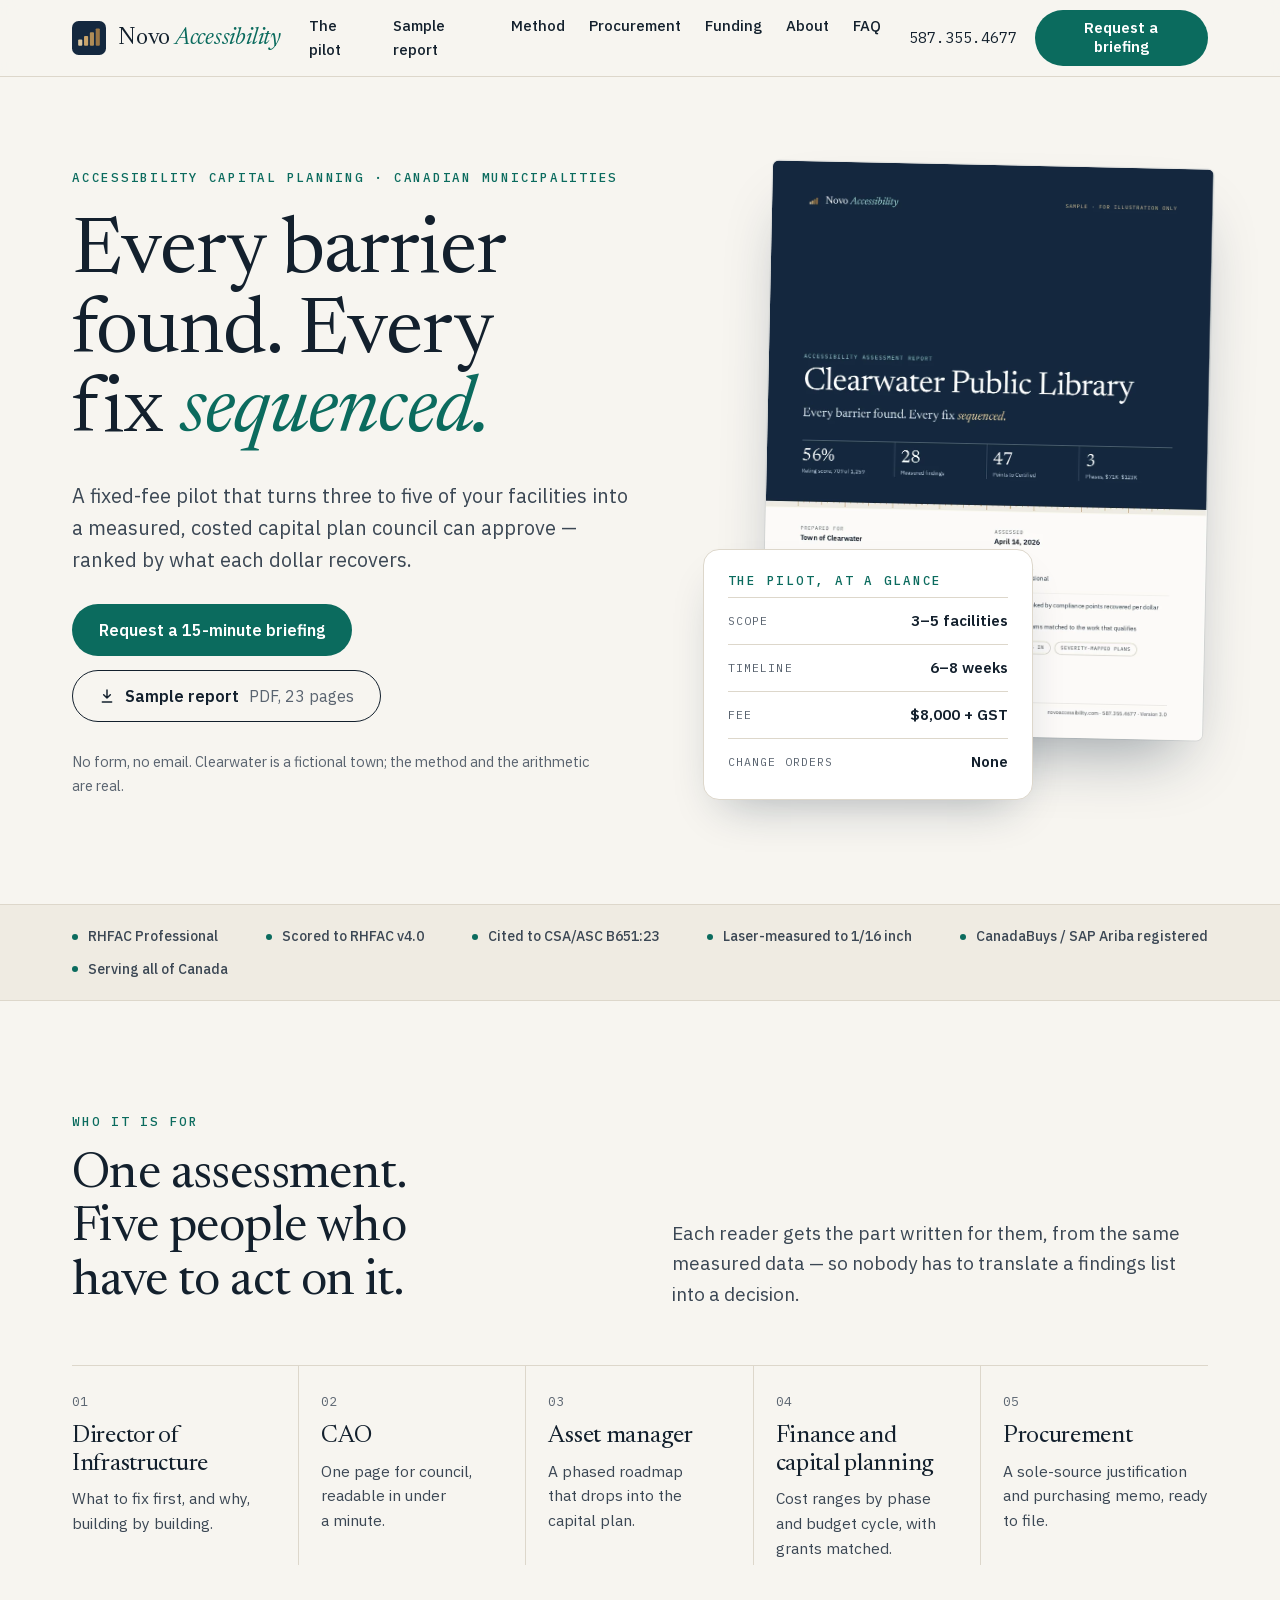
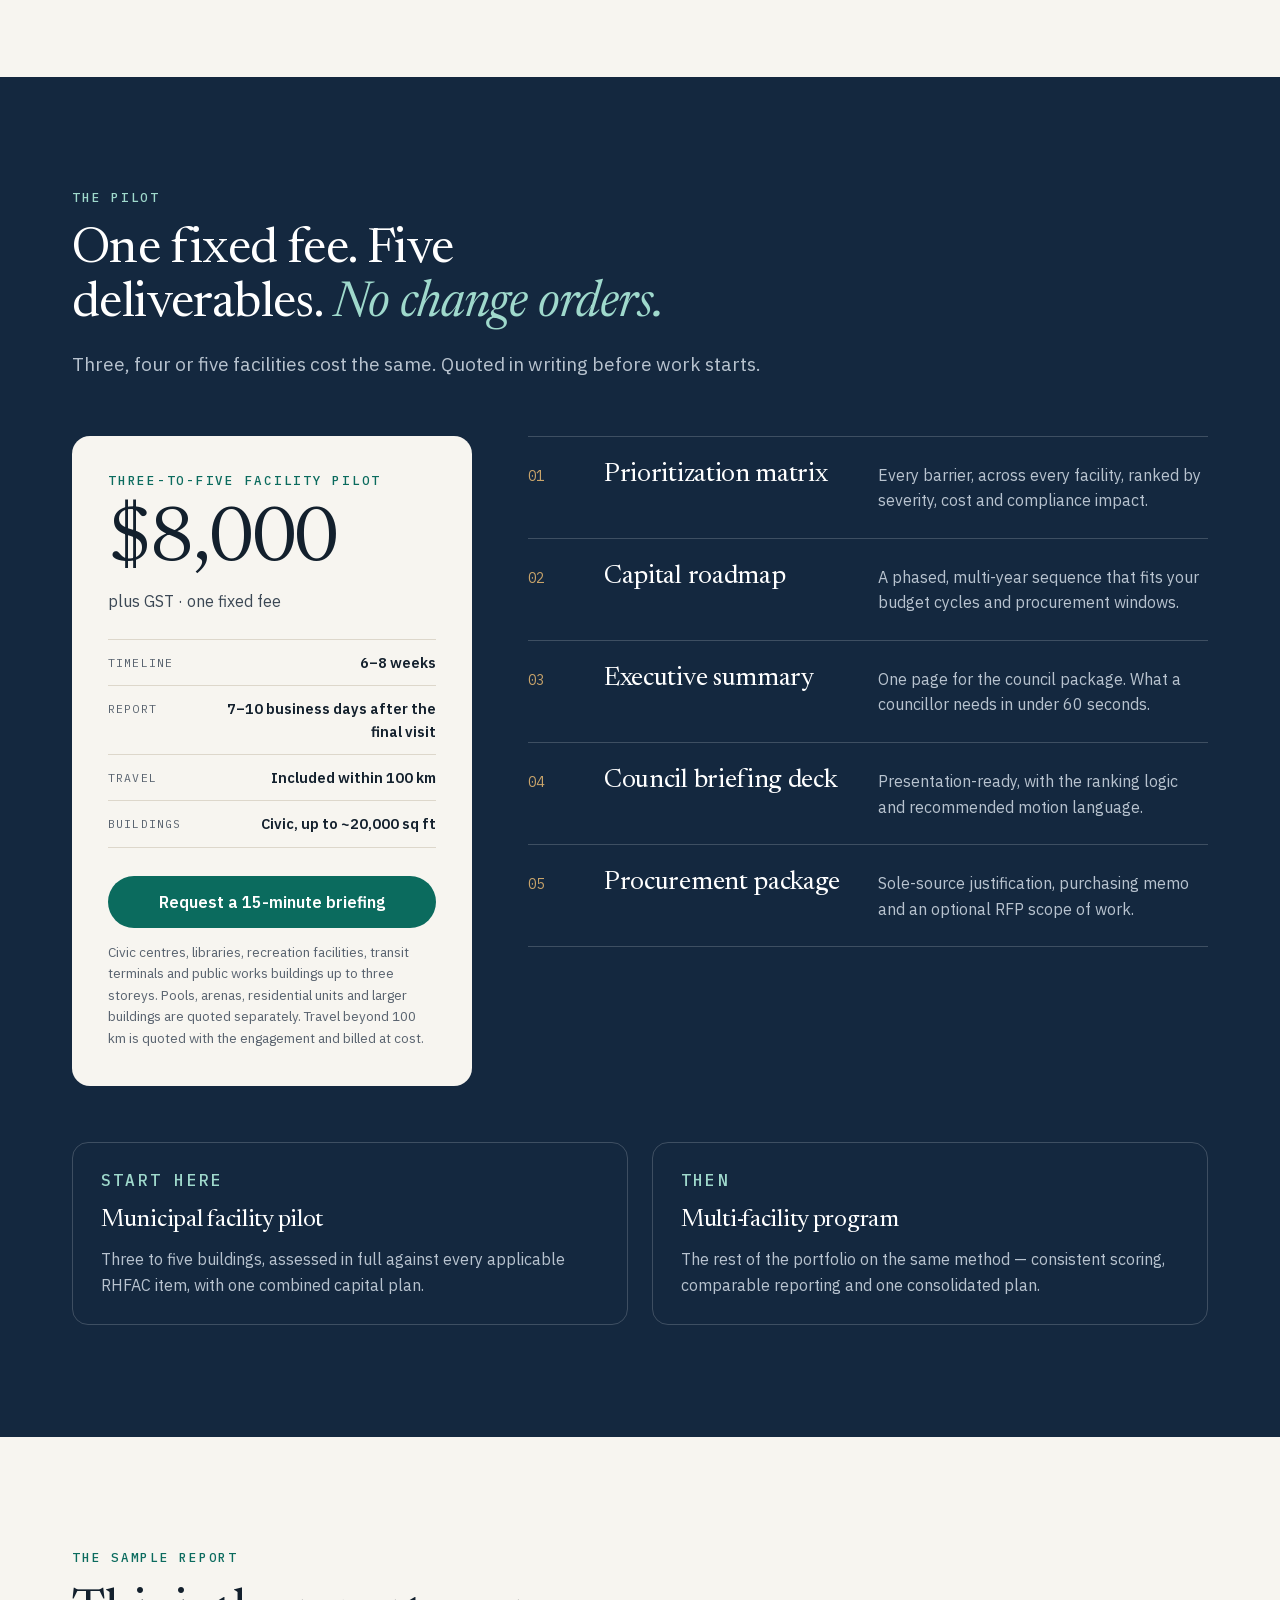
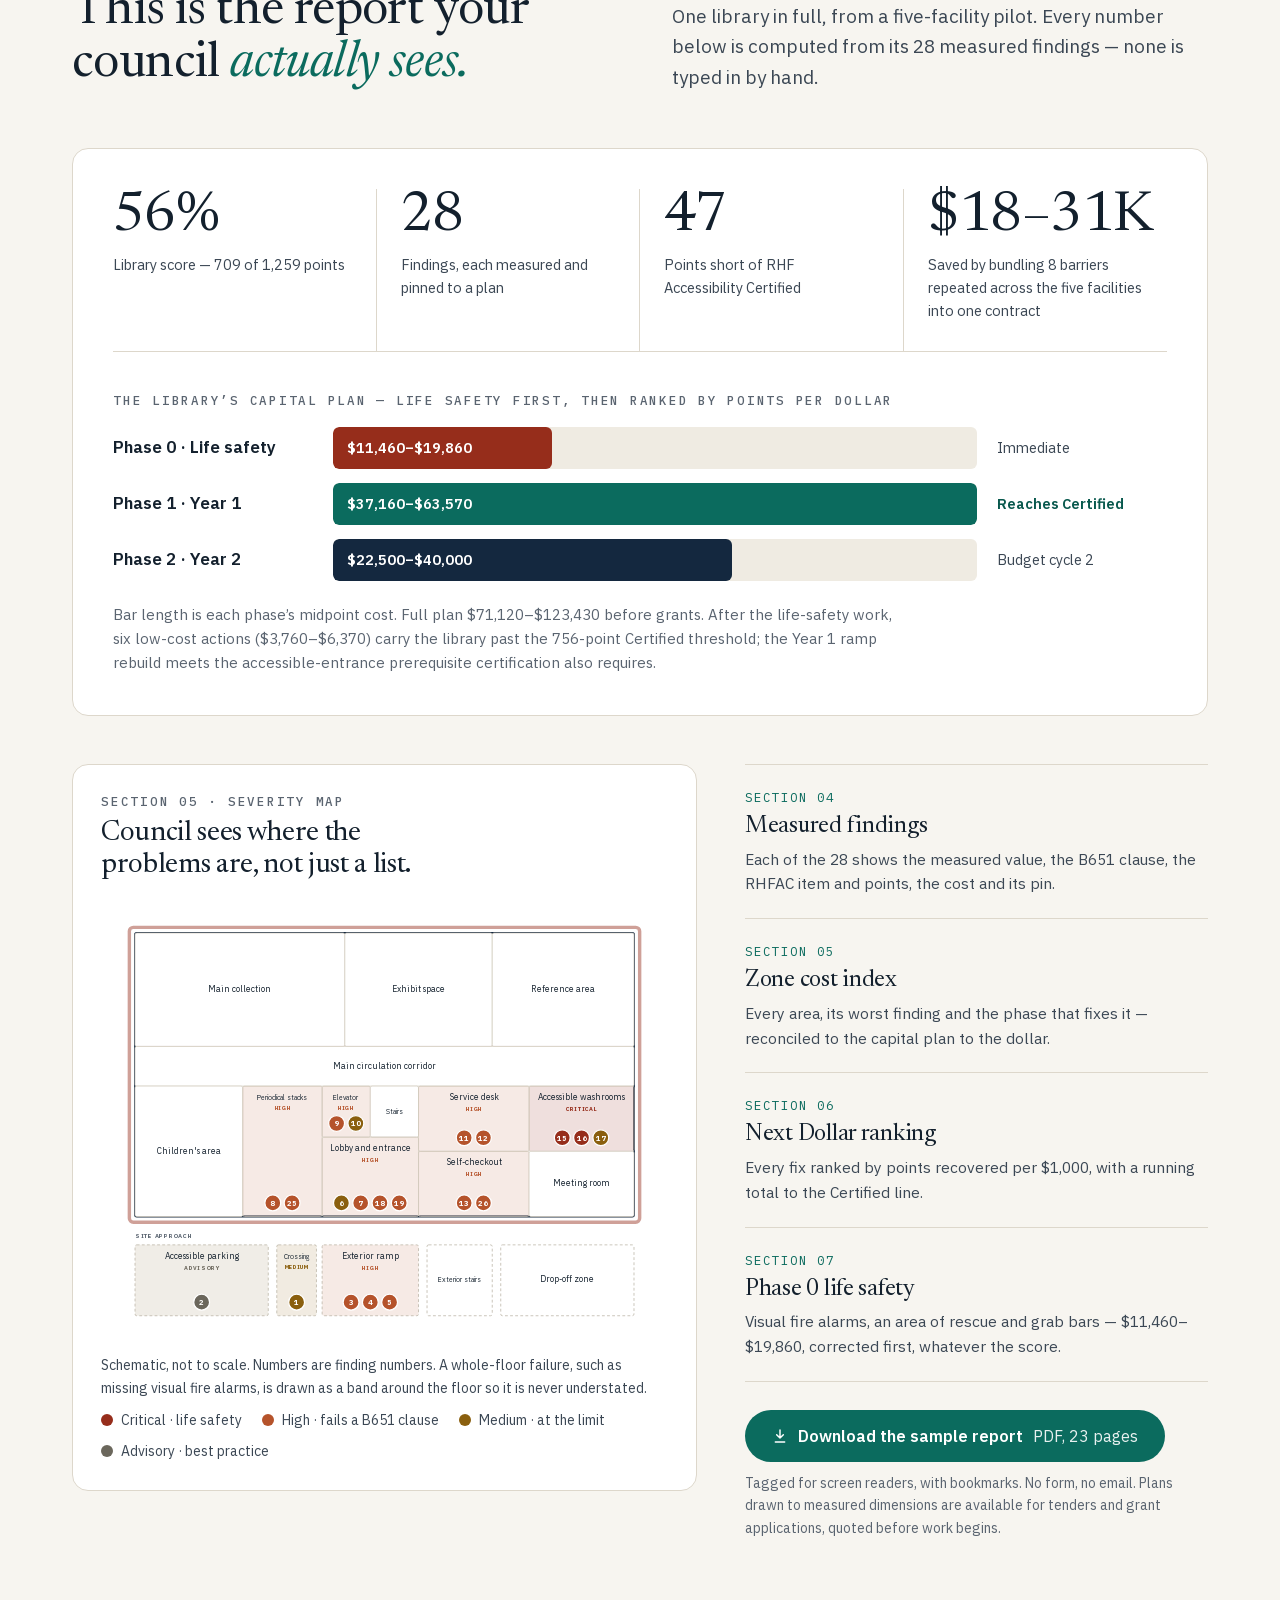
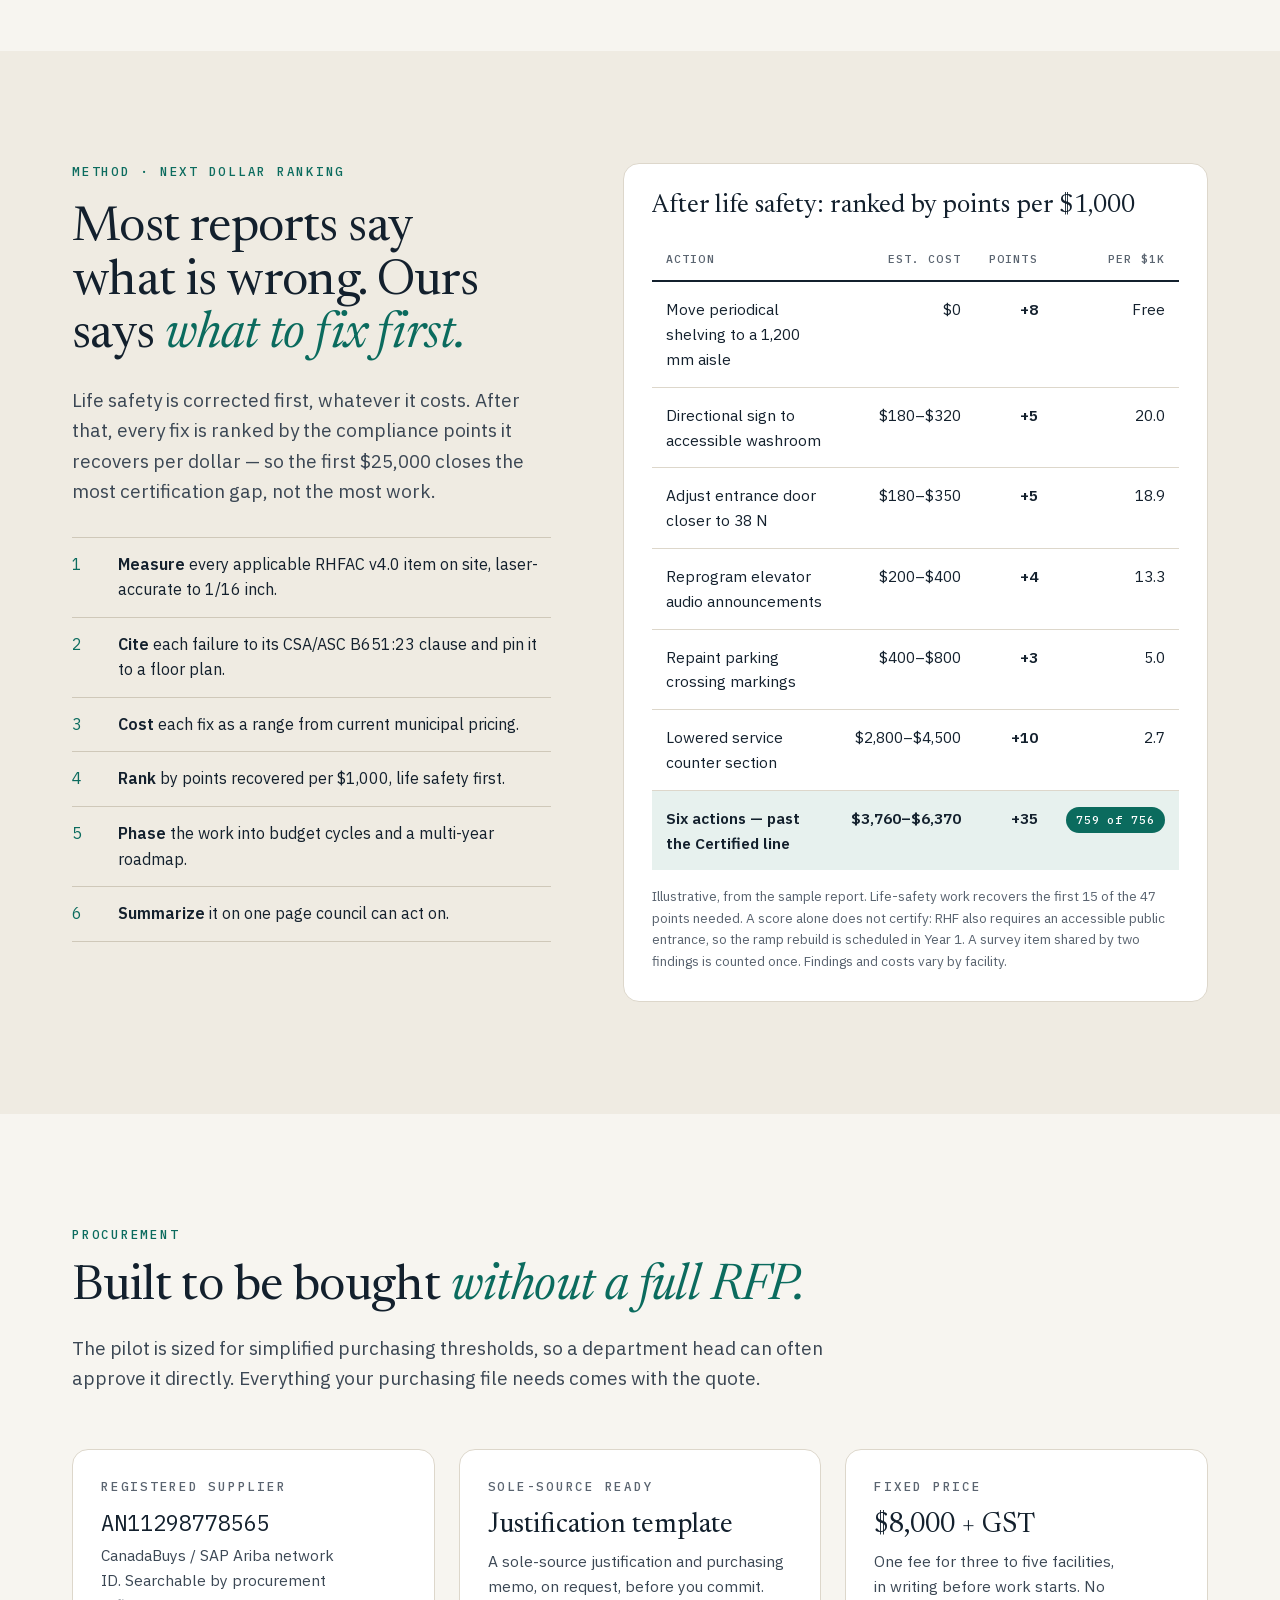
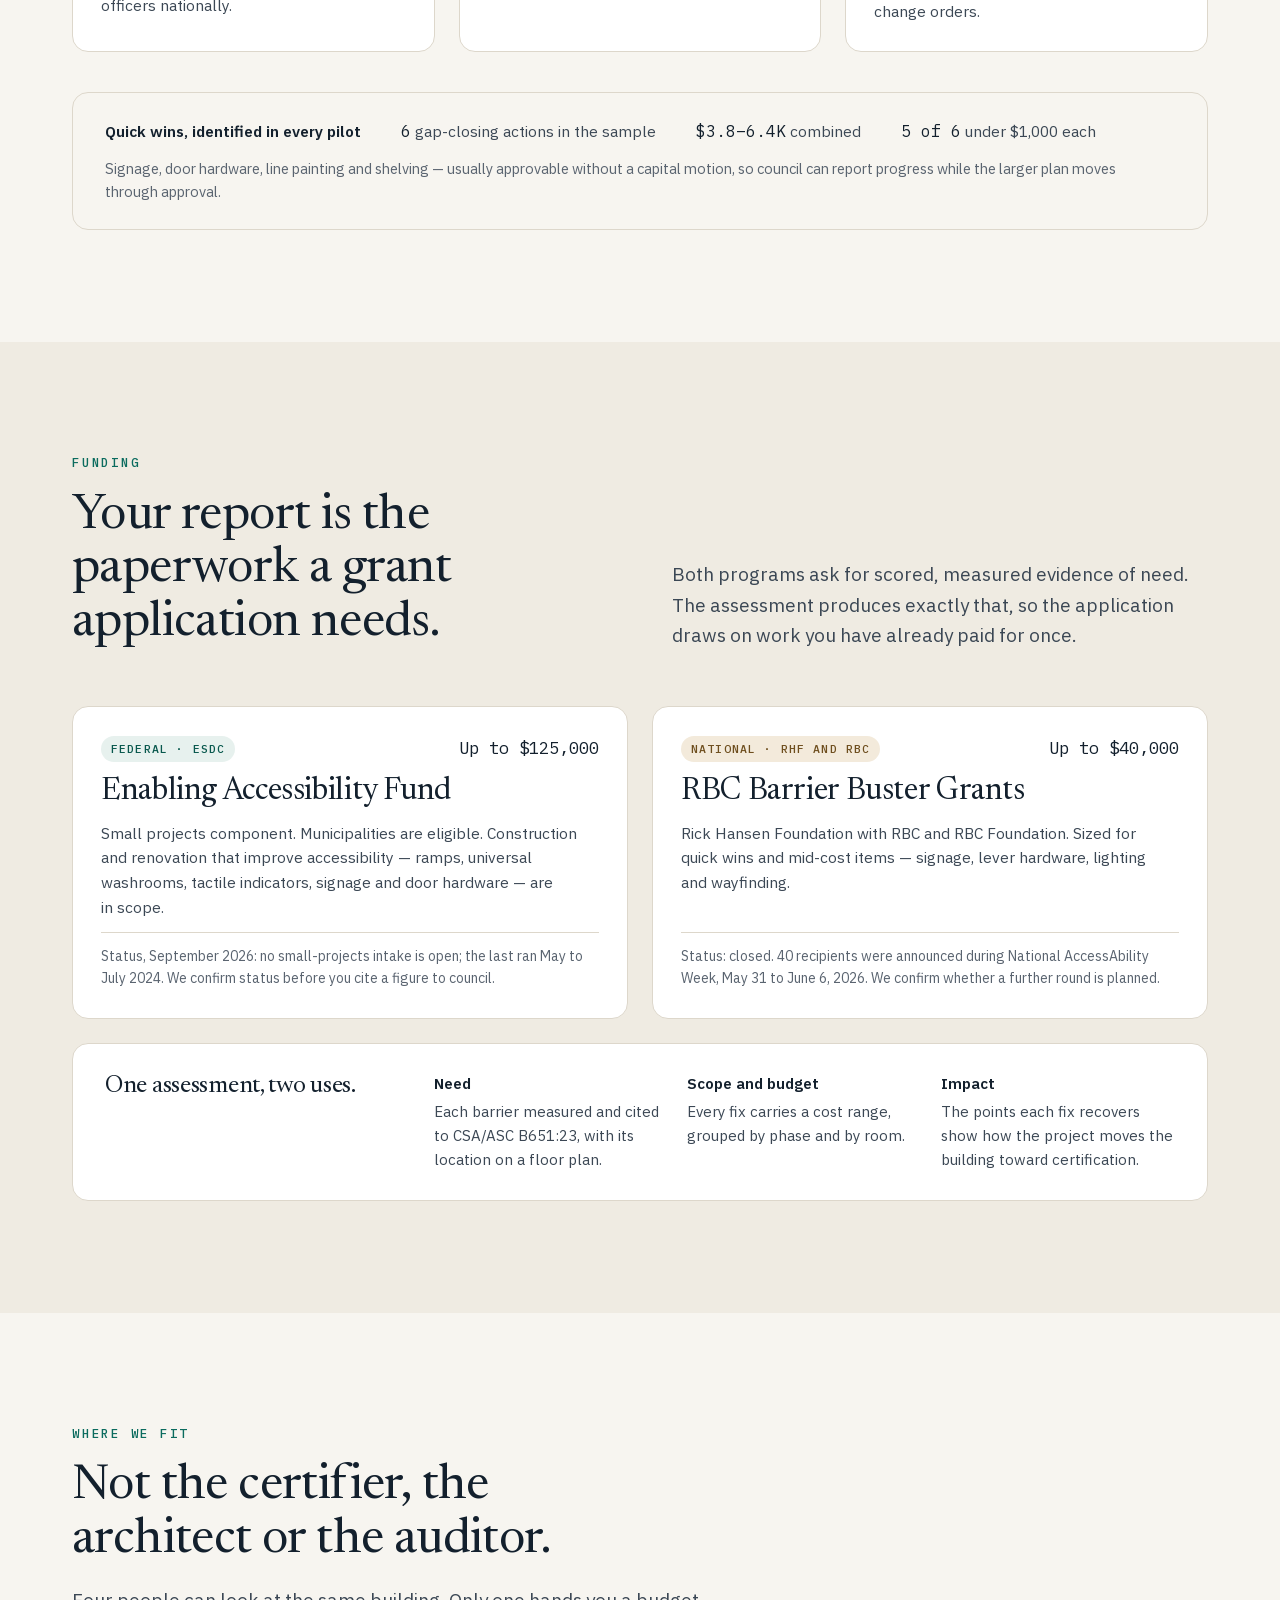
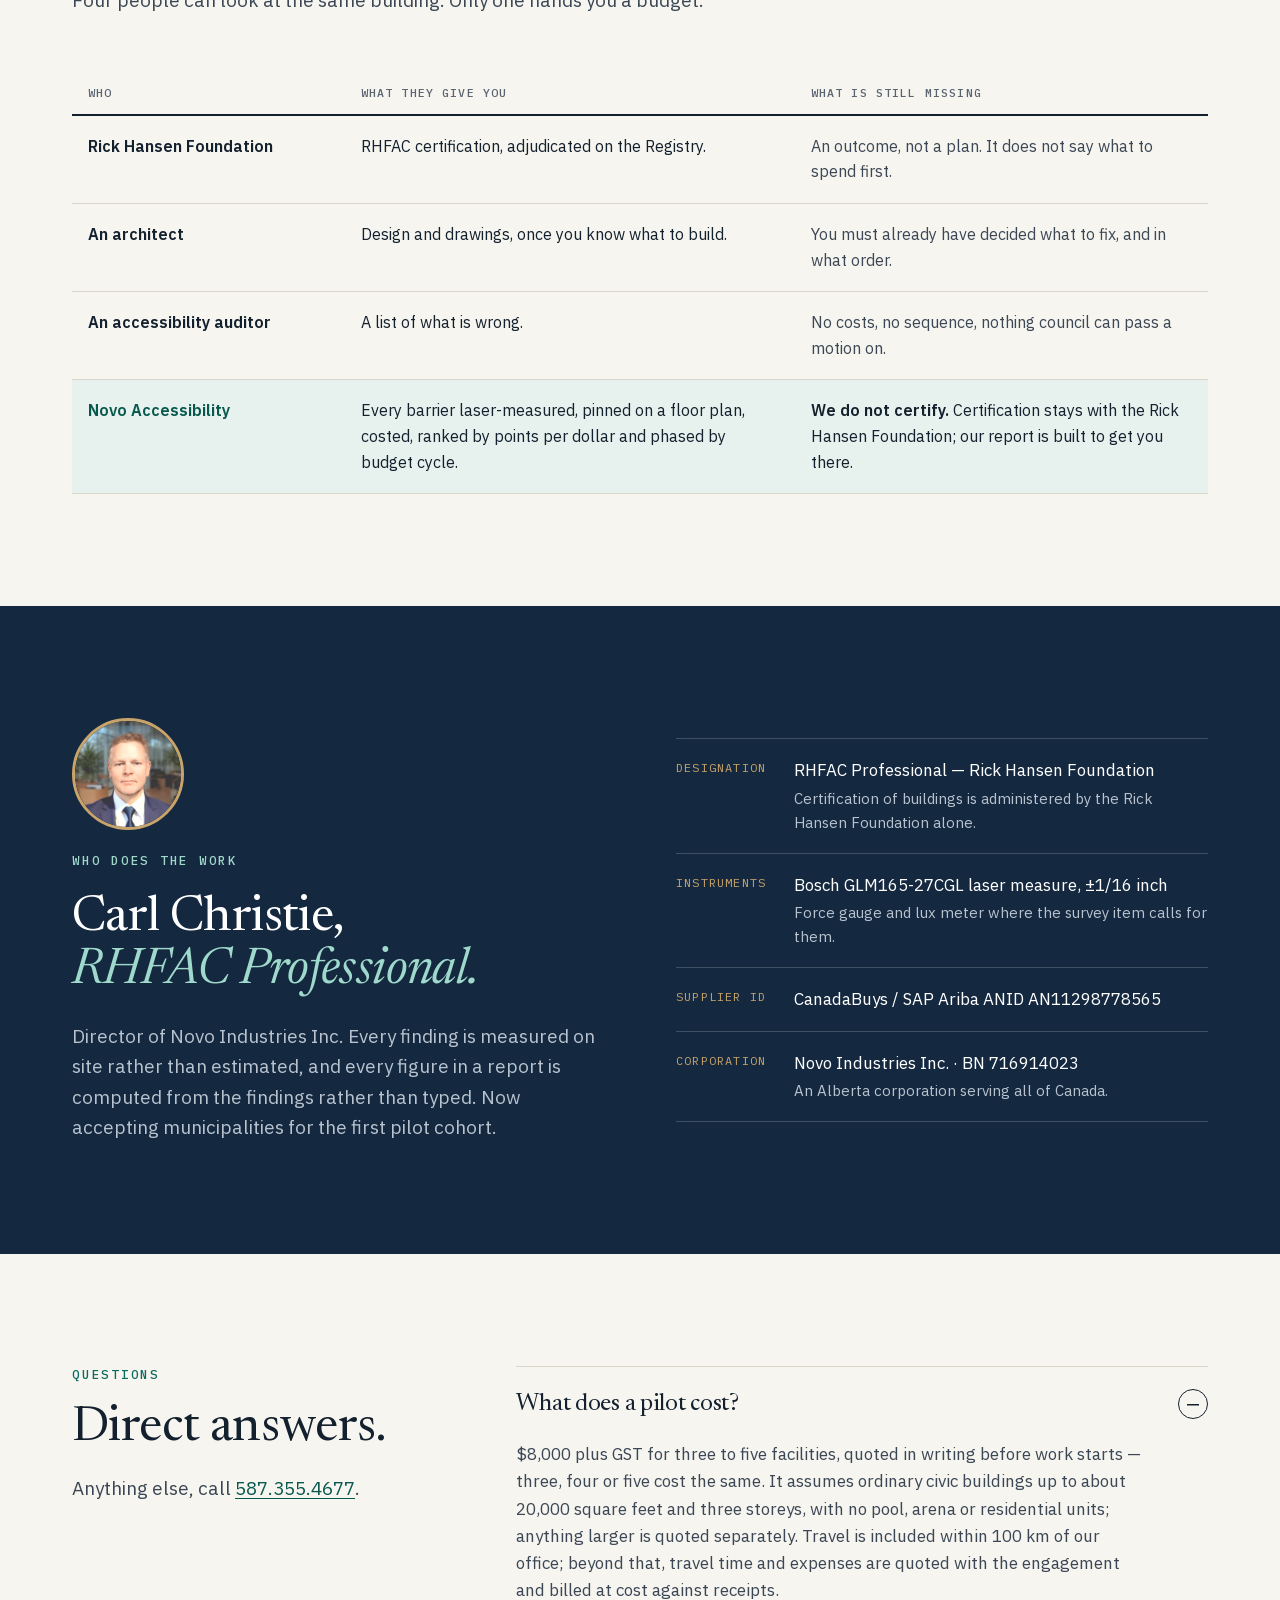
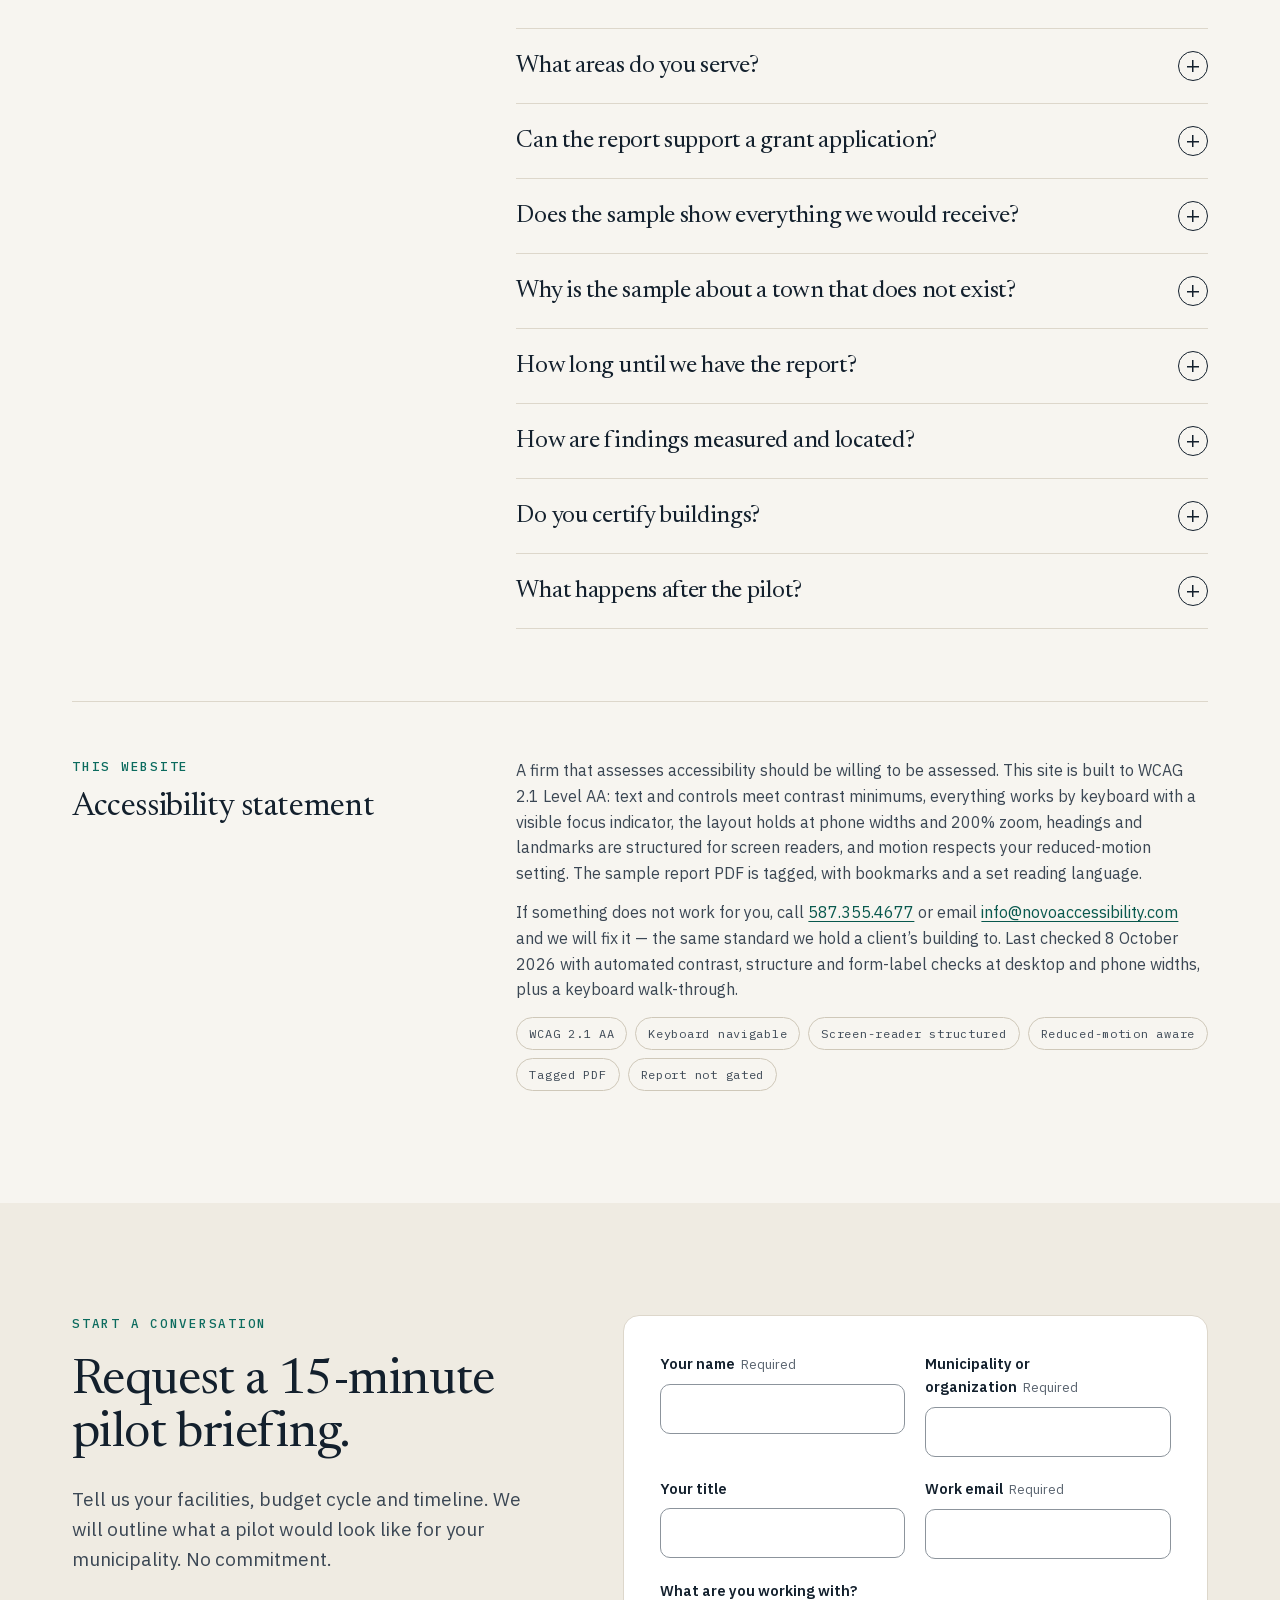
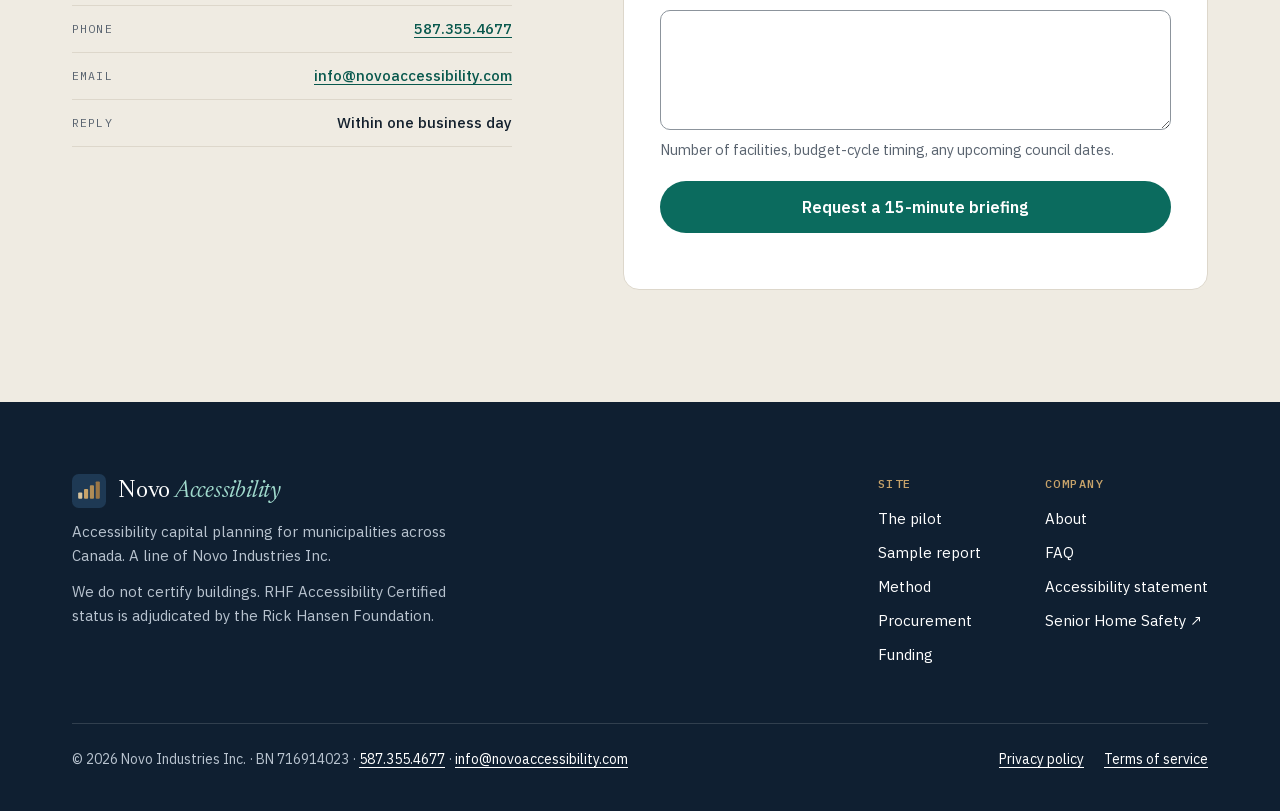
<file: index.html>
<!DOCTYPE html>
<html lang="en-CA">
<head>
<meta charset="UTF-8">
<meta name="viewport" content="width=device-width, initial-scale=1">
<title>Novo Accessibility | Accessibility capital planning for Canadian municipalities</title>
<meta name="description" content="A fixed-fee accessibility pilot for municipalities: three to five facilities laser-measured against RHFAC v4.0 and CSA/ASC B651:23, every fix costed and ranked by points per dollar, in a council-ready capital plan. $8,000 plus GST. Serving all of Canada.">
<link rel="canonical" href="https://novoaccessibility.com/">
<meta name="theme-color" content="#14283F">
<meta name="format-detection" content="telephone=no">
<meta property="og:type" content="website">
<meta property="og:site_name" content="Novo Accessibility">
<meta property="og:locale" content="en_CA">
<meta property="og:url" content="https://novoaccessibility.com/">
<meta property="og:title" content="Every barrier found. Every fix sequenced.">
<meta property="og:description" content="Fixed-fee accessibility assessments that turn three to five municipal facilities into a measured, costed, council-ready capital plan. Serving all of Canada.">
<meta property="og:image" content="https://novoaccessibility.com/og-image.jpg">
<meta property="og:image:width" content="1200">
<meta property="og:image:height" content="630">
<meta property="og:image:alt" content="Novo Accessibility: every barrier found, every fix sequenced. The cover of the Clearwater sample report.">
<meta name="twitter:card" content="summary_large_image">
<meta name="twitter:title" content="Every barrier found. Every fix sequenced.">
<meta name="twitter:description" content="Fixed-fee accessibility assessments that turn municipal facilities into a council-ready capital plan.">
<meta name="twitter:image" content="https://novoaccessibility.com/og-image.jpg">
<link rel="icon" href="favicon.svg" type="image/svg+xml">
<link rel="icon" href="favicon-32.png" sizes="32x32" type="image/png">
<link rel="apple-touch-icon" href="apple-touch-icon.png">
<link rel="preload" href="fonts/newsreader-roman.woff2" as="font" type="font/woff2" crossorigin>
<link rel="preload" href="fonts/plex-sans.woff2" as="font" type="font/woff2" crossorigin>
<link rel="stylesheet" href="site.css">
<script type="application/ld+json">
{
 "@context": "https://schema.org",
 "@graph": [
  {
   "@type": "ProfessionalService",
   "@id": "https://novoaccessibility.com/#organization",
   "name": "Novo Accessibility",
   "legalName": "Novo Industries Inc.",
   "description": "Accessibility capital planning for municipalities. RHFAC Professional assessments, laser-measured and cited to CSA/ASC B651:23, delivered as council-ready and procurement-ready capital plans.",
   "url": "https://novoaccessibility.com",
   "logo": "https://novoaccessibility.com/apple-touch-icon.png",
   "image": "https://novoaccessibility.com/og-image.jpg",
   "email": "info@novoaccessibility.com",
   "telephone": "+1-587-355-4677",
   "priceRange": "$$",
   "address": {
    "@type": "PostalAddress",
    "addressRegion": "AB",
    "addressCountry": "CA"
   },
   "areaServed": {
    "@type": "Country",
    "name": "Canada"
   },
   "founder": {
    "@type": "Person",
    "name": "Carl Christie",
    "jobTitle": "Director",
    "hasCredential": {
     "@type": "EducationalOccupationalCredential",
     "credentialCategory": "Professional Designation",
     "name": "RHFAC Professional",
     "recognizedBy": {
      "@type": "Organization",
      "name": "Rick Hansen Foundation"
     }
    }
   },
   "identifier": [
    {
     "@type": "PropertyValue",
     "name": "Business Number",
     "value": "716914023"
    },
    {
     "@type": "PropertyValue",
     "name": "CanadaBuys / SAP Ariba ANID",
     "value": "AN11298778565"
    }
   ],
   "knowsAbout": [
    "Accessibility assessment",
    "RHFAC",
    "CSA/ASC B651",
    "Municipal capital planning",
    "Barrier removal",
    "Public procurement"
   ],
   "hasOfferCatalog": {
    "@type": "OfferCatalog",
    "name": "Assessment services",
    "itemListElement": [
     {
      "@type": "Offer",
      "name": "Three-to-five facility pilot",
      "price": "8000",
      "priceCurrency": "CAD",
      "description": "Fixed fee plus GST, no change orders. Five deliverables: prioritization matrix, capital roadmap, executive summary, council briefing deck, procurement package.",
      "itemOffered": {
       "@type": "Service",
       "name": "Municipal facility assessment pilot"
      }
     },
     {
      "@type": "Offer",
      "itemOffered": {
       "@type": "Service",
       "name": "Multi-facility program",
       "description": "Portfolio assessments on the same method, with consistent scoring and one consolidated capital plan."
      }
     }
    ]
   },
   "sameAs": [
    "https://novoseniorsafety.com"
   ]
  },
  {
   "@type": "WebSite",
   "@id": "https://novoaccessibility.com/#website",
   "url": "https://novoaccessibility.com",
   "name": "Novo Accessibility",
   "publisher": {
    "@id": "https://novoaccessibility.com/#organization"
   },
   "inLanguage": "en-CA"
  },
  {
   "@type": "FAQPage",
   "@id": "https://novoaccessibility.com/#faq",
   "mainEntity": [
    {
     "@type": "Question",
     "name": "What does a pilot cost?",
     "acceptedAnswer": {
      "@type": "Answer",
      "text": "$8,000 plus GST for three to five facilities, quoted in writing before work starts — three, four or five cost the same. It assumes ordinary civic buildings up to about 20,000 square feet and three storeys, with no pool, arena or residential units; anything larger is quoted separately. Travel is included within 100 km of our office; beyond that, travel time and expenses are quoted with the engagement and billed at cost against receipts."
     }
    },
    {
     "@type": "Question",
     "name": "What areas do you serve?",
     "acceptedAnswer": {
      "@type": "Answer",
      "text": "Municipalities and public-sector organizations across all of Canada."
     }
    },
    {
     "@type": "Question",
     "name": "Can the report support a grant application?",
     "acceptedAnswer": {
      "@type": "Answer",
      "text": "Yes. The scored findings, phased capital plan and cost ranges are the needs documentation programs ask for, including the federal Enabling Accessibility Fund and the RBC Barrier Buster Grants. The Funding section above shows each program’s current status."
     }
    },
    {
     "@type": "Question",
     "name": "Does the sample show everything we would receive?",
     "acceptedAnswer": {
      "@type": "Answer",
      "text": "It shows three of the five deliverables in full — the prioritized findings, the phased capital roadmap and the executive summary — for one library, with the roll-up across all five facilities. A pilot gives every facility that treatment, plus the combined portfolio plan. The council briefing deck and procurement package are produced from the same data and provided with an engagement."
     }
    },
    {
     "@type": "Question",
     "name": "Why is the sample about a town that does not exist?",
     "acceptedAnswer": {
      "@type": "Answer",
      "text": "Because a client’s assessment is theirs. Publishing a real municipality’s barriers, scores and costs would be a breach of confidence. Clearwater is fictional; the method, the clause references and the arithmetic are exactly what a real engagement produces."
     }
    },
    {
     "@type": "Question",
     "name": "How long until we have the report?",
     "acceptedAnswer": {
      "@type": "Answer",
      "text": "A pilot runs six to eight weeks end to end. The written report arrives within seven to ten business days of the final site visit."
     }
    },
    {
     "@type": "Question",
     "name": "How are findings measured and located?",
     "acceptedAnswer": {
      "@type": "Answer",
      "text": "On site, with a Bosch GLM165-27CGL laser measure accurate to 1/16 inch, and a force gauge and lux meter where the item calls for them. Each finding is pinned to a floor plan and shaded by severity, so someone who has never walked the building can see where the problems are. Plans drawn to measured dimensions are available as an extra, quoted before work begins."
     }
    },
    {
     "@type": "Question",
     "name": "Do you certify buildings?",
     "acceptedAnswer": {
      "@type": "Answer",
      "text": "No. RHF Accessibility Certified and Certified Gold status are adjudicated by the Rick Hansen Foundation on the RHFAC Registry. Our report shows how far a building is from each threshold, which prerequisites must be cleared first, and what to fund to get there."
     }
    },
    {
     "@type": "Question",
     "name": "What happens after the pilot?",
     "acceptedAnswer": {
      "@type": "Answer",
      "text": "Most municipalities have more than five facilities, so the usual next step is the rest of the portfolio on the same method. After the first year of work, a reassessment measures progress against the baseline. If you pursue RHF certification, the report shows which prerequisites to clear first."
     }
    }
   ]
  }
 ]
}
</script>
</head>
<body>
<a class="skip" href="#main">Skip to main content</a>

<header class="hdr">
  <div class="w hdr-in">
    <a href="#top" class="brand" aria-label="Novo Accessibility, back to top">
      <svg viewBox="0 0 512 512" aria-hidden="true" focusable="false"><rect width="512" height="512" rx="100" fill="#14283F"/><rect x="93" y="280" width="62" height="92" rx="14" fill="#D8C39C"/><rect x="181" y="224" width="62" height="148" rx="14" fill="#C9A46A"/><rect x="269" y="168" width="62" height="204" rx="14" fill="#B08D57"/><rect x="357" y="112" width="62" height="260" rx="14" fill="#9A7646"/></svg>
      <span>Novo <em>Accessibility</em></span>
    </a>
    <nav class="nav" aria-label="Primary">
      <a href="#pilot">The pilot</a>
      <a href="#report">Sample report</a>
      <a href="#method">Method</a>
      <a href="#procurement">Procurement</a>
      <a href="#funding">Funding</a>
      <a href="#about">About</a>
      <a href="#faq">FAQ</a>
    </nav>
    <div class="hdr-r">
      <a href="tel:+15873554677" class="hdr-tel">587.355.4677</a>
      <a href="#contact" class="btn btn-p">Request a briefing</a>
      <button type="button" class="menu-btn" id="menu-btn" aria-expanded="false" aria-controls="mnav">
        <svg class="i-open" width="16" height="16" viewBox="0 0 24 24" fill="none" stroke="currentColor" stroke-width="2.2" stroke-linecap="round" aria-hidden="true" focusable="false"><path d="M3 6h18M3 12h18M3 18h18"/></svg>
        <svg class="i-close" width="16" height="16" viewBox="0 0 24 24" fill="none" stroke="currentColor" stroke-width="2.2" stroke-linecap="round" aria-hidden="true" focusable="false"><path d="M5 5l14 14M19 5L5 19"/></svg>
        Menu
      </button>
    </div>
  </div>
  <nav class="mnav" id="mnav" aria-label="Primary, mobile">
    <a href="#pilot">The pilot</a>
    <a href="#report">Sample report</a>
    <a href="#method">Method</a>
    <a href="#procurement">Procurement</a>
    <a href="#funding">Funding</a>
    <a href="#about">About</a>
    <a href="#faq">FAQ</a>
    <a href="tel:+15873554677">Call 587.355.4677</a>
    <a href="#contact" class="btn btn-p">Request a 15-minute briefing</a>
  </nav>
</header>

<main id="main">

<section class="hero" id="top" aria-labelledby="hero-t">
  <div class="w hero-g">
    <div class="hero-copy">
      <p class="eb">Accessibility capital planning · Canadian municipalities</p>
      <h1 id="hero-t" class="h1">Every barrier found. Every fix <em class="acc">sequenced.</em></h1>
      <p class="lede">A fixed-fee pilot that turns three to five of your facilities into a measured, costed capital plan council can approve — ranked by what each dollar recovers.</p>
      <div class="ctas">
        <a href="#contact" class="btn btn-p">Request a 15-minute briefing</a>
        <a href="Novo_Accessibility_Sample_Report_Clearwater.pdf" download class="btn btn-o">
          <svg width="16" height="16" viewBox="0 0 24 24" fill="none" stroke="currentColor" stroke-width="2.2" stroke-linecap="round" stroke-linejoin="round" aria-hidden="true" focusable="false"><path d="M12 3v12M7 10l5 5 5-5M5 21h14"/></svg>
          Sample report <span class="sub">PDF, 23 pages</span>
        </a>
      </div>
      <p class="fine">No form, no email. Clearwater is a fictional town; the method and the arithmetic are real.</p>
    </div>
    <div class="hero-vis">
      <img class="cover" src="report-cover.webp" width="940" height="1217" alt="Cover of the sample report: Accessibility assessment report, Clearwater Public Library. Every barrier found, every fix sequenced. 56% rating score, 28 measured findings, 47 points to Certified." fetchpriority="high">
      <div class="glance">
        <p class="eb">The pilot, at a glance</p>
        <dl class="spec">
          <dt>Scope</dt><dd>3–5 facilities</dd>
          <dt>Timeline</dt><dd>6–8 weeks</dd>
          <dt>Fee</dt><dd class="num">$8,000 + GST</dd>
          <dt>Change orders</dt><dd>None</dd>
        </dl>
      </div>
    </div>
  </div>
</section>

<div class="strip">
  <ul class="w" aria-label="Credentials and standards">
    <li>RHFAC Professional</li>
    <li>Scored to RHFAC v4.0</li>
    <li>Cited to CSA/ASC B651:23</li>
    <li>Laser-measured to 1/16 inch</li>
    <li>CanadaBuys / SAP Ariba registered</li>
    <li>Serving all of Canada</li>
  </ul>
</div>

<section class="sec" aria-labelledby="who-t">
  <div class="w">
    <div class="head-split">
      <div><p class="eb">Who it is for</p><h2 id="who-t" class="h2">One assessment. Five people who have to act on it.</h2></div>
      <p class="lede">Each reader gets the part written for them, from the same measured data — so nobody has to translate a findings list into a decision.</p>
    </div>
    <ul class="readers">
      <li><span class="mono" aria-hidden="true">01</span><h3>Director of Infrastructure</h3><p>What to fix first, and why, building by building.</p></li>
      <li><span class="mono" aria-hidden="true">02</span><h3>CAO</h3><p>One page for council, readable in under a minute.</p></li>
      <li><span class="mono" aria-hidden="true">03</span><h3>Asset manager</h3><p>A phased roadmap that drops into the capital plan.</p></li>
      <li><span class="mono" aria-hidden="true">04</span><h3>Finance and capital planning</h3><p>Cost ranges by phase and budget cycle, with grants matched.</p></li>
      <li><span class="mono" aria-hidden="true">05</span><h3>Procurement</h3><p>A sole-source justification and purchasing memo, ready to file.</p></li>
    </ul>
  </div>
</section>

<section class="sec dark" id="pilot" aria-labelledby="pilot-t">
  <div class="w">
    <div class="head">
      <p class="eb">The pilot</p>
      <h2 id="pilot-t" class="h2">One fixed fee. Five deliverables. <em class="acc">No change orders.</em></h2>
      <p class="lede">Three, four or five facilities cost the same. Quoted in writing before work starts.</p>
    </div>
    <div class="pilot-g">
      <div class="price">
        <p class="eb">Three-to-five facility pilot</p>
        <p class="price-n num">$8,000</p>
        <p class="price-u">plus GST · one fixed fee</p>
        <dl class="spec">
          <dt>Timeline</dt><dd>6–8 weeks</dd>
          <dt>Report</dt><dd>7–10 business days after the final visit</dd>
          <dt>Travel</dt><dd>Included within 100 km</dd>
          <dt>Buildings</dt><dd>Civic, up to ~20,000 sq ft</dd>
        </dl>
        <a href="#contact" class="btn btn-p">Request a 15-minute briefing</a>
        <p class="fine">Civic centres, libraries, recreation facilities, transit terminals and public works buildings up to three storeys. Pools, arenas, residential units and larger buildings are quoted separately. Travel beyond 100 km is quoted with the engagement and billed at cost.</p>
      </div>
      <div>
        <h3 class="vh">The five deliverables</h3>
        <ol class="dlv">
          <li><span class="mono" aria-hidden="true">01</span><h3>Prioritization matrix</h3><p>Every barrier, across every facility, ranked by severity, cost and compliance impact.</p></li>
          <li><span class="mono" aria-hidden="true">02</span><h3>Capital roadmap</h3><p>A phased, multi-year sequence that fits your budget cycles and procurement windows.</p></li>
          <li><span class="mono" aria-hidden="true">03</span><h3>Executive summary</h3><p>One page for the council package. What a councillor needs in under 60 seconds.</p></li>
          <li><span class="mono" aria-hidden="true">04</span><h3>Council briefing deck</h3><p>Presentation-ready, with the ranking logic and recommended motion language.</p></li>
          <li><span class="mono" aria-hidden="true">05</span><h3>Procurement package</h3><p>Sole-source justification, purchasing memo and an optional RFP scope of work.</p></li>
        </ol>
      </div>
    </div>
    <div class="engage">
      <div><p class="eb">Start here</p><h3>Municipal facility pilot</h3><p>Three to five buildings, assessed in full against every applicable RHFAC item, with one combined capital plan.</p></div>
      <div><p class="eb">Then</p><h3>Multi-facility program</h3><p>The rest of the portfolio on the same method — consistent scoring, comparable reporting and one consolidated plan.</p></div>
    </div>
  </div>
</section>

<section class="sec" id="report" aria-labelledby="report-t">
  <div class="w">
    <div class="head-split">
      <div><p class="eb">The sample report</p><h2 id="report-t" class="h2">This is the report your council <em class="acc">actually sees.</em></h2></div>
      <p class="lede">One library in full, from a five-facility pilot. Every number below is computed from its 28 measured findings — none is typed in by hand.</p>
    </div>

    <div class="card proof">
      <ul class="kpis">
        <li><p class="kpi-v num">56%</p><p class="kpi-l">Library score — 709 of 1,259 points</p></li>
        <li><p class="kpi-v num">28</p><p class="kpi-l">Findings, each measured and pinned to a plan</p></li>
        <li><p class="kpi-v num">47</p><p class="kpi-l">Points short of RHF Accessibility Certified</p></li>
        <li><p class="kpi-v num">$18–31K</p><p class="kpi-l">Saved by bundling 8 barriers repeated across the five facilities into one contract</p></li>
      </ul>
      <p class="eb quiet" id="plan-l">The library’s capital plan — life safety first, then ranked by points per dollar</p>
      <ul class="plan" aria-labelledby="plan-l">
        <li><span class="nm">Phase 0 · Life safety</span><span class="track" aria-hidden="true"><span class="fill num" style="width:34%;background:var(--crit)">$11,460–$19,860</span></span><span class="when"><span class="vh">$11,460 to $19,860, </span>Immediate</span></li>
        <li><span class="nm">Phase 1 · Year 1</span><span class="track" aria-hidden="true"><span class="fill num" style="width:100%;background:var(--teal)">$37,160–$63,570</span></span><span class="when"><span class="vh">$37,160 to $63,570, </span><strong>Reaches Certified</strong></span></li>
        <li><span class="nm">Phase 2 · Year 2</span><span class="track" aria-hidden="true"><span class="fill num" style="width:62%;background:var(--navy)">$22,500–$40,000</span></span><span class="when"><span class="vh">$22,500 to $40,000, </span>Budget cycle 2</span></li>
      </ul>
      <p class="note">Bar length is each phase’s midpoint cost. Full plan $71,120–$123,430 before grants. After the life-safety work, six low-cost actions ($3,760–$6,370) carry the library past the 756-point Certified threshold; the Year 1 ramp rebuild meets the accessible-entrance prerequisite certification also requires.</p>
    </div>

    <div class="tour">
      <figure class="card map">
        <p class="eb quiet">Section 05 · Severity map</p>
        <h3>Council sees where the problems are, not just a list.</h3>
        <svg viewBox="0 0 1000 775" role="img" aria-labelledby="map-title map-desc" focusable="false"><title id="map-title">Severity map, main floor and site approach, Clearwater Public Library (sample)</title><desc id="map-desc">Schematic floor plan. The accessible washrooms are shaded critical, with findings 15, 16 and 17. The periodical stacks, elevator, lobby, service desk, self-checkout and exterior ramp are shaded high. The parking crossing is medium and the accessible parking is advisory. A red band around the floor marks finding 23, no visual fire alarms anywhere on the floor.</desc><rect x="50" y="50" width="900" height="520" rx="7" fill="none" stroke="#962D1B" stroke-width="6" opacity=".45"/><rect x="60" y="60" width="880" height="500" rx="3" fill="#fff" stroke="#14283F" stroke-width="3.2"/><rect x="60" y="60" width="370" height="200" rx="3" fill="#FFFFFF" stroke="#D3CCBE" stroke-width="1.3" /><text x="245" y="164" text-anchor="middle" font-size="15.0" fill="#13202D" font-family="'IBM Plex Sans', Arial, sans-serif">Main collection</text><rect x="430" y="60" width="260" height="200" rx="3" fill="#FFFFFF" stroke="#D3CCBE" stroke-width="1.3" /><text x="560" y="164" text-anchor="middle" font-size="15.0" fill="#13202D" font-family="'IBM Plex Sans', Arial, sans-serif">Exhibit space</text><rect x="690" y="60" width="250" height="200" rx="3" fill="#FFFFFF" stroke="#D3CCBE" stroke-width="1.3" /><text x="815" y="164" text-anchor="middle" font-size="15.0" fill="#13202D" font-family="'IBM Plex Sans', Arial, sans-serif">Reference area</text><rect x="60" y="260" width="880" height="70" rx="3" fill="#FFFFFF" stroke="#D3CCBE" stroke-width="1.3" /><text x="500" y="299" text-anchor="middle" font-size="15.0" fill="#13202D" font-family="'IBM Plex Sans', Arial, sans-serif">Main circulation corridor</text><rect x="60" y="330" width="190" height="230" rx="3" fill="#FFFFFF" stroke="#D3CCBE" stroke-width="1.3" /><text x="155" y="449" text-anchor="middle" font-size="15.0" fill="#13202D" font-family="'IBM Plex Sans', Arial, sans-serif">Children&#x27;s area</text><rect x="250" y="330" width="140" height="230" rx="3" fill="rgba(181,83,43,.12)" stroke="#D3CCBE" stroke-width="1.3" /><text x="320" y="355" text-anchor="middle" font-size="12.5" fill="#13202D" font-family="'IBM Plex Sans', Arial, sans-serif">Periodical stacks</text><text x="320" y="372" text-anchor="middle" font-size="10" letter-spacing="1.2" font-weight="700" fill="#B5532B" font-family="'IBM Plex Sans', Arial, sans-serif">HIGH</text><circle cx="303.0" cy="536" r="14" fill="#B5532B" stroke="#fff" stroke-width="2.2"/><text x="303.0" y="541" text-anchor="middle" font-size="13.5" font-weight="700" fill="#fff" font-family="'IBM Plex Sans', Arial, sans-serif">8</text><circle cx="337.0" cy="536" r="14" fill="#B5532B" stroke="#fff" stroke-width="2.2"/><text x="337.0" y="541" text-anchor="middle" font-size="13.5" font-weight="700" fill="#fff" font-family="'IBM Plex Sans', Arial, sans-serif">25</text><rect x="390" y="330" width="85" height="90" rx="3" fill="rgba(181,83,43,.12)" stroke="#D3CCBE" stroke-width="1.3" /><text x="432" y="355" text-anchor="middle" font-size="12.5" fill="#13202D" font-family="'IBM Plex Sans', Arial, sans-serif">Elevator</text><text x="432" y="372" text-anchor="middle" font-size="10" letter-spacing="1.2" font-weight="700" fill="#B5532B" font-family="'IBM Plex Sans', Arial, sans-serif">HIGH</text><circle cx="415.5" cy="396" r="14" fill="#B5532B" stroke="#fff" stroke-width="2.2"/><text x="415.5" y="401" text-anchor="middle" font-size="13.5" font-weight="700" fill="#fff" font-family="'IBM Plex Sans', Arial, sans-serif">9</text><circle cx="449.5" cy="396" r="14" fill="#8A5F0E" stroke="#fff" stroke-width="2.2"/><text x="449.5" y="401" text-anchor="middle" font-size="13.5" font-weight="700" fill="#fff" font-family="'IBM Plex Sans', Arial, sans-serif">10</text><rect x="475" y="330" width="85" height="90" rx="3" fill="#FFFFFF" stroke="#D3CCBE" stroke-width="1.3" /><text x="518" y="379" text-anchor="middle" font-size="12.5" fill="#13202D" font-family="'IBM Plex Sans', Arial, sans-serif">Stairs</text><rect x="390" y="420" width="170" height="140" rx="3" fill="rgba(181,83,43,.12)" stroke="#D3CCBE" stroke-width="1.3" /><text x="475" y="445" text-anchor="middle" font-size="15.0" fill="#13202D" font-family="'IBM Plex Sans', Arial, sans-serif">Lobby and entrance</text><text x="475" y="464" text-anchor="middle" font-size="10" letter-spacing="1.2" font-weight="700" fill="#B5532B" font-family="'IBM Plex Sans', Arial, sans-serif">HIGH</text><circle cx="424.0" cy="536" r="14" fill="#8A5F0E" stroke="#fff" stroke-width="2.2"/><text x="424.0" y="541" text-anchor="middle" font-size="13.5" font-weight="700" fill="#fff" font-family="'IBM Plex Sans', Arial, sans-serif">6</text><circle cx="458.0" cy="536" r="14" fill="#B5532B" stroke="#fff" stroke-width="2.2"/><text x="458.0" y="541" text-anchor="middle" font-size="13.5" font-weight="700" fill="#fff" font-family="'IBM Plex Sans', Arial, sans-serif">7</text><circle cx="492.0" cy="536" r="14" fill="#B5532B" stroke="#fff" stroke-width="2.2"/><text x="492.0" y="541" text-anchor="middle" font-size="13.5" font-weight="700" fill="#fff" font-family="'IBM Plex Sans', Arial, sans-serif">18</text><circle cx="526.0" cy="536" r="14" fill="#B5532B" stroke="#fff" stroke-width="2.2"/><text x="526.0" y="541" text-anchor="middle" font-size="13.5" font-weight="700" fill="#fff" font-family="'IBM Plex Sans', Arial, sans-serif">19</text><rect x="560" y="330" width="195" height="115" rx="3" fill="rgba(181,83,43,.12)" stroke="#D3CCBE" stroke-width="1.3" /><text x="658" y="355" text-anchor="middle" font-size="15.0" fill="#13202D" font-family="'IBM Plex Sans', Arial, sans-serif">Service desk</text><text x="658" y="374" text-anchor="middle" font-size="10" letter-spacing="1.2" font-weight="700" fill="#B5532B" font-family="'IBM Plex Sans', Arial, sans-serif">HIGH</text><circle cx="640.5" cy="421" r="14" fill="#B5532B" stroke="#fff" stroke-width="2.2"/><text x="640.5" y="426" text-anchor="middle" font-size="13.5" font-weight="700" fill="#fff" font-family="'IBM Plex Sans', Arial, sans-serif">11</text><circle cx="674.5" cy="421" r="14" fill="#B5532B" stroke="#fff" stroke-width="2.2"/><text x="674.5" y="426" text-anchor="middle" font-size="13.5" font-weight="700" fill="#fff" font-family="'IBM Plex Sans', Arial, sans-serif">12</text><rect x="560" y="445" width="195" height="115" rx="3" fill="rgba(181,83,43,.12)" stroke="#D3CCBE" stroke-width="1.3" /><text x="658" y="470" text-anchor="middle" font-size="15.0" fill="#13202D" font-family="'IBM Plex Sans', Arial, sans-serif">Self-checkout</text><text x="658" y="489" text-anchor="middle" font-size="10" letter-spacing="1.2" font-weight="700" fill="#B5532B" font-family="'IBM Plex Sans', Arial, sans-serif">HIGH</text><circle cx="640.5" cy="536" r="14" fill="#B5532B" stroke="#fff" stroke-width="2.2"/><text x="640.5" y="541" text-anchor="middle" font-size="13.5" font-weight="700" fill="#fff" font-family="'IBM Plex Sans', Arial, sans-serif">13</text><circle cx="674.5" cy="536" r="14" fill="#B5532B" stroke="#fff" stroke-width="2.2"/><text x="674.5" y="541" text-anchor="middle" font-size="13.5" font-weight="700" fill="#fff" font-family="'IBM Plex Sans', Arial, sans-serif">26</text><rect x="755" y="330" width="185" height="115" rx="3" fill="rgba(150,45,27,.15)" stroke="#D3CCBE" stroke-width="1.3" /><text x="848" y="355" text-anchor="middle" font-size="15.0" fill="#13202D" font-family="'IBM Plex Sans', Arial, sans-serif">Accessible washrooms</text><text x="848" y="374" text-anchor="middle" font-size="10" letter-spacing="1.2" font-weight="700" fill="#962D1B" font-family="'IBM Plex Sans', Arial, sans-serif">CRITICAL</text><circle cx="813.5" cy="421" r="14" fill="#962D1B" stroke="#fff" stroke-width="2.2"/><text x="813.5" y="426" text-anchor="middle" font-size="13.5" font-weight="700" fill="#fff" font-family="'IBM Plex Sans', Arial, sans-serif">15</text><circle cx="847.5" cy="421" r="14" fill="#962D1B" stroke="#fff" stroke-width="2.2"/><text x="847.5" y="426" text-anchor="middle" font-size="13.5" font-weight="700" fill="#fff" font-family="'IBM Plex Sans', Arial, sans-serif">16</text><circle cx="881.5" cy="421" r="14" fill="#8A5F0E" stroke="#fff" stroke-width="2.2"/><text x="881.5" y="426" text-anchor="middle" font-size="13.5" font-weight="700" fill="#fff" font-family="'IBM Plex Sans', Arial, sans-serif">17</text><rect x="755" y="445" width="185" height="115" rx="3" fill="#FFFFFF" stroke="#D3CCBE" stroke-width="1.3" /><text x="848" y="506" text-anchor="middle" font-size="15.0" fill="#13202D" font-family="'IBM Plex Sans', Arial, sans-serif">Meeting room</text><rect x="60" y="610" width="235" height="125" rx="3" fill="rgba(221,215,203,.45)" stroke="#B9B2A3" stroke-width="1.3" stroke-dasharray="5 4"/><text x="178" y="635" text-anchor="middle" font-size="15.0" fill="#13202D" font-family="'IBM Plex Sans', Arial, sans-serif">Accessible parking</text><text x="178" y="654" text-anchor="middle" font-size="10" letter-spacing="1.2" font-weight="700" fill="#6B675C" font-family="'IBM Plex Sans', Arial, sans-serif">ADVISORY</text><circle cx="177.5" cy="711" r="14" fill="#6B675C" stroke="#fff" stroke-width="2.2"/><text x="177.5" y="716" text-anchor="middle" font-size="13.5" font-weight="700" fill="#fff" font-family="'IBM Plex Sans', Arial, sans-serif">2</text><rect x="310" y="610" width="70" height="125" rx="3" fill="rgba(138,95,14,.12)" stroke="#B9B2A3" stroke-width="1.3" stroke-dasharray="5 4"/><text x="345" y="635" text-anchor="middle" font-size="12.5" fill="#13202D" font-family="'IBM Plex Sans', Arial, sans-serif">Crossing</text><text x="345" y="652" text-anchor="middle" font-size="10" letter-spacing="1.2" font-weight="700" fill="#8A5F0E" font-family="'IBM Plex Sans', Arial, sans-serif">MEDIUM</text><circle cx="345.0" cy="711" r="14" fill="#8A5F0E" stroke="#fff" stroke-width="2.2"/><text x="345.0" y="716" text-anchor="middle" font-size="13.5" font-weight="700" fill="#fff" font-family="'IBM Plex Sans', Arial, sans-serif">1</text><rect x="390" y="610" width="170" height="125" rx="3" fill="rgba(181,83,43,.12)" stroke="#B9B2A3" stroke-width="1.3" stroke-dasharray="5 4"/><text x="475" y="635" text-anchor="middle" font-size="15.0" fill="#13202D" font-family="'IBM Plex Sans', Arial, sans-serif">Exterior ramp</text><text x="475" y="654" text-anchor="middle" font-size="10" letter-spacing="1.2" font-weight="700" fill="#B5532B" font-family="'IBM Plex Sans', Arial, sans-serif">HIGH</text><circle cx="441.0" cy="711" r="14" fill="#B5532B" stroke="#fff" stroke-width="2.2"/><text x="441.0" y="716" text-anchor="middle" font-size="13.5" font-weight="700" fill="#fff" font-family="'IBM Plex Sans', Arial, sans-serif">3</text><circle cx="475.0" cy="711" r="14" fill="#B5532B" stroke="#fff" stroke-width="2.2"/><text x="475.0" y="716" text-anchor="middle" font-size="13.5" font-weight="700" fill="#fff" font-family="'IBM Plex Sans', Arial, sans-serif">4</text><circle cx="509.0" cy="711" r="14" fill="#B5532B" stroke="#fff" stroke-width="2.2"/><text x="509.0" y="716" text-anchor="middle" font-size="13.5" font-weight="700" fill="#fff" font-family="'IBM Plex Sans', Arial, sans-serif">5</text><rect x="575" y="610" width="115" height="125" rx="3" fill="#FFFFFF" stroke="#B9B2A3" stroke-width="1.3" stroke-dasharray="5 4"/><text x="632" y="676" text-anchor="middle" font-size="12.5" fill="#13202D" font-family="'IBM Plex Sans', Arial, sans-serif">Exterior stairs</text><rect x="705" y="610" width="235" height="125" rx="3" fill="#FFFFFF" stroke="#B9B2A3" stroke-width="1.3" stroke-dasharray="5 4"/><text x="822" y="676" text-anchor="middle" font-size="15.0" fill="#13202D" font-family="'IBM Plex Sans', Arial, sans-serif">Drop-off zone</text><text x="60" y="598" font-size="10.5" letter-spacing="1.3" font-weight="700" fill="#5A6470" font-family="'IBM Plex Sans', Arial, sans-serif">SITE APPROACH</text></svg>
        <figcaption>Schematic, not to scale. Numbers are finding numbers. A whole-floor failure, such as missing visual fire alarms, is drawn as a band around the floor so it is never understated.
          <ul class="key" aria-label="Severity key">
            <li><i style="background:var(--crit)" aria-hidden="true"></i>Critical · life safety</li>
            <li><i style="background:var(--high)" aria-hidden="true"></i>High · fails a B651 clause</li>
            <li><i style="background:var(--med)" aria-hidden="true"></i>Medium · at the limit</li>
            <li><i style="background:var(--adv)" aria-hidden="true"></i>Advisory · best practice</li>
          </ul>
        </figcaption>
      </figure>
      <div>
        <div class="secs">
          <div><span class="mono">SECTION 04</span><h3>Measured findings</h3><p>Each of the 28 shows the measured value, the B651 clause, the RHFAC item and points, the cost and its pin.</p></div>
          <div><span class="mono">SECTION 05</span><h3>Zone cost index</h3><p>Every area, its worst finding and the phase that fixes it — reconciled to the capital plan to the dollar.</p></div>
          <div><span class="mono">SECTION 06</span><h3>Next Dollar ranking</h3><p>Every fix ranked by points recovered per $1,000, with a running total to the Certified line.</p></div>
          <div><span class="mono">SECTION 07</span><h3>Phase 0 life safety</h3><p>Visual fire alarms, an area of rescue and grab bars — $11,460–$19,860, corrected first, whatever the score.</p></div>
        </div>
        <div class="dl">
          <a href="Novo_Accessibility_Sample_Report_Clearwater.pdf" download class="btn btn-p">
            <svg width="16" height="16" viewBox="0 0 24 24" fill="none" stroke="currentColor" stroke-width="2.2" stroke-linecap="round" stroke-linejoin="round" aria-hidden="true" focusable="false"><path d="M12 3v12M7 10l5 5 5-5M5 21h14"/></svg>
            Download the sample report <span class="sub">PDF, 23 pages</span>
          </a>
          <p class="fine">Tagged for screen readers, with bookmarks. No form, no email. Plans drawn to measured dimensions are available for tenders and grant applications, quoted before work begins.</p>
        </div>
      </div>
    </div>
  </div>
</section>

<section class="sec band" id="method" aria-labelledby="method-t">
  <div class="w method-g">
    <div>
      <p class="eb">Method · Next Dollar ranking</p>
      <h2 id="method-t" class="h2">Most reports say what is wrong. Ours says <em class="acc">what to fix first.</em></h2>
      <p class="lede">Life safety is corrected first, whatever it costs. After that, every fix is ranked by the compliance points it recovers per dollar — so the first $25,000 closes the most certification gap, not the most work.</p>
      <ol class="steps">
        <li><span class="mono" aria-hidden="true">1</span><span><strong>Measure</strong> every applicable RHFAC v4.0 item on site, laser-accurate to 1/16 inch.</span></li>
        <li><span class="mono" aria-hidden="true">2</span><span><strong>Cite</strong> each failure to its CSA/ASC B651:23 clause and pin it to a floor plan.</span></li>
        <li><span class="mono" aria-hidden="true">3</span><span><strong>Cost</strong> each fix as a range from current municipal pricing.</span></li>
        <li><span class="mono" aria-hidden="true">4</span><span><strong>Rank</strong> by points recovered per $1,000, life safety first.</span></li>
        <li><span class="mono" aria-hidden="true">5</span><span><strong>Phase</strong> the work into budget cycles and a multi-year roadmap.</span></li>
        <li><span class="mono" aria-hidden="true">6</span><span><strong>Summarize</strong> it on one page council can act on.</span></li>
      </ol>
    </div>
    <div class="card">
      <div class="tscroll" tabindex="0" role="region" aria-labelledby="ndi-cap">
        <table class="tbl">
          <caption id="ndi-cap">After life safety: ranked by points per $1,000</caption>
          <thead><tr><th scope="col">Action</th><th scope="col" class="r">Est. cost</th><th scope="col" class="r">Points</th><th scope="col" class="r">Per $1K</th></tr></thead>
          <tbody class="num">
            <tr><td>Move periodical shelving to a 1,200 mm aisle</td><td class="r">$0</td><td class="r"><strong>+8</strong></td><td class="r">Free</td></tr>
            <tr><td>Directional sign to accessible washroom</td><td class="r">$180–$320</td><td class="r"><strong>+5</strong></td><td class="r">20.0</td></tr>
            <tr><td>Adjust entrance door closer to 38 N</td><td class="r">$180–$350</td><td class="r"><strong>+5</strong></td><td class="r">18.9</td></tr>
            <tr><td>Reprogram elevator audio announcements</td><td class="r">$200–$400</td><td class="r"><strong>+4</strong></td><td class="r">13.3</td></tr>
            <tr><td>Repaint parking crossing markings</td><td class="r">$400–$800</td><td class="r"><strong>+3</strong></td><td class="r">5.0</td></tr>
            <tr><td>Lowered service counter section</td><td class="r">$2,800–$4,500</td><td class="r"><strong>+10</strong></td><td class="r">2.7</td></tr>
            <tr class="total"><td>Six actions — past the Certified line</td><td class="r">$3,760–$6,370</td><td class="r">+35</td><td class="r"><span class="pill">759 of 756</span></td></tr>
          </tbody>
        </table>
      </div>
      <p class="tnote">Illustrative, from the sample report. Life-safety work recovers the first 15 of the 47 points needed. A score alone does not certify: RHF also requires an accessible public entrance, so the ramp rebuild is scheduled in Year 1. A survey item shared by two findings is counted once. Findings and costs vary by facility.</p>
    </div>
  </div>
</section>

<section class="sec" id="procurement" aria-labelledby="proc-t">
  <div class="w">
    <div class="head">
      <p class="eb">Procurement</p>
      <h2 id="proc-t" class="h2">Built to be bought <em class="acc">without a full RFP.</em></h2>
      <p class="lede">The pilot is sized for simplified purchasing thresholds, so a department head can often approve it directly. Everything your purchasing file needs comes with the quote.</p>
    </div>
    <div class="grid3">
      <div class="card"><p class="eb quiet">Registered supplier</p><p class="big mono">AN11298778565</p><p>CanadaBuys / SAP Ariba network ID. Searchable by procurement officers nationally.</p></div>
      <div class="card"><p class="eb quiet">Sole-source ready</p><p class="big">Justification template</p><p>A sole-source justification and purchasing memo, on request, before you commit.</p></div>
      <div class="card"><p class="eb quiet">Fixed price</p><p class="big num">$8,000 + GST</p><p>One fee for three to five facilities, in writing before work starts. No change orders.</p></div>
    </div>
    <div class="qw">
      <p>Quick wins, identified in every pilot</p>
      <p><span class="mono num">6</span> gap-closing actions in the sample</p>
      <p><span class="mono num">$3.8–6.4K</span> combined</p>
      <p><span class="mono num">5 of 6</span> under $1,000 each</p>
      <p class="wide">Signage, door hardware, line painting and shelving — usually approvable without a capital motion, so council can report progress while the larger plan moves through approval.</p>
    </div>
  </div>
</section>

<section class="sec band" id="funding" aria-labelledby="fund-t">
  <div class="w">
    <div class="head-split">
      <div><p class="eb">Funding</p><h2 id="fund-t" class="h2">Your report is the paperwork a grant application needs.</h2></div>
      <p class="lede">Both programs ask for scored, measured evidence of need. The assessment produces exactly that, so the application draws on work you have already paid for once.</p>
    </div>
    <div class="fund">
      <div class="card">
        <div class="fund-top"><span class="tag tag-t">Federal · ESDC</span><span class="mono num">Up to $125,000</span></div>
        <h3>Enabling Accessibility Fund</h3>
        <p>Small projects component. Municipalities are eligible. Construction and renovation that improve accessibility — ramps, universal washrooms, tactile indicators, signage and door hardware — are in scope.</p>
        <p class="status">Status, September 2026: no small-projects intake is open; the last ran May to July 2024. We confirm status before you cite a figure to council.</p>
      </div>
      <div class="card">
        <div class="fund-top"><span class="tag tag-g">National · RHF and RBC</span><span class="mono num">Up to $40,000</span></div>
        <h3>RBC Barrier Buster Grants</h3>
        <p>Rick Hansen Foundation with RBC and RBC Foundation. Sized for quick wins and mid-cost items — signage, lever hardware, lighting and wayfinding.</p>
        <p class="status">Status: closed. 40 recipients were announced during National AccessAbility Week, May 31 to June 6, 2026. We confirm whether a further round is planned.</p>
      </div>
    </div>
    <div class="uses">
      <h3>One assessment, two uses.</h3>
      <ul>
        <li><strong>Need</strong>Each barrier measured and cited to CSA/ASC B651:23, with its location on a floor plan.</li>
        <li><strong>Scope and budget</strong>Every fix carries a cost range, grouped by phase and by room.</li>
        <li><strong>Impact</strong>The points each fix recovers show how the project moves the building toward certification.</li>
      </ul>
    </div>
  </div>
</section>

<section class="sec" id="fit" aria-labelledby="fit-t">
  <div class="w">
    <div class="head">
      <p class="eb">Where we fit</p>
      <h2 id="fit-t" class="h2">Not the certifier, the architect or the auditor.</h2>
      <p class="lede">Four people can look at the same building. Only one hands you a budget.</p>
    </div>
    <table class="fit">
      <thead><tr><th scope="col">Who</th><th scope="col">What they give you</th><th scope="col">What is still missing</th></tr></thead>
      <tbody>
        <tr><th scope="row">Rick Hansen Foundation</th><td data-label="What they give you">RHFAC certification, adjudicated on the Registry.</td><td data-label="What is still missing">An outcome, not a plan. It does not say what to spend first.</td></tr>
        <tr><th scope="row">An architect</th><td data-label="What they give you">Design and drawings, once you know what to build.</td><td data-label="What is still missing">You must already have decided what to fix, and in what order.</td></tr>
        <tr><th scope="row">An accessibility auditor</th><td data-label="What they give you">A list of what is wrong.</td><td data-label="What is still missing">No costs, no sequence, nothing council can pass a motion on.</td></tr>
        <tr class="us"><th scope="row">Novo Accessibility</th><td data-label="What we give you">Every barrier laser-measured, pinned on a floor plan, costed, ranked by points per dollar and phased by budget cycle.</td><td data-label="What we do not do"><strong>We do not certify.</strong> Certification stays with the Rick Hansen Foundation; our report is built to get you there.</td></tr>
      </tbody>
    </table>
  </div>
</section>

<section class="sec dark" id="about" aria-labelledby="about-t">
  <div class="w about-g">
    <div>
      <img src="carl-christie.jpg" width="112" height="112" alt="Portrait of Carl Christie" class="portrait" loading="lazy" decoding="async">
      <p class="eb">Who does the work</p>
      <h2 id="about-t" class="h2">Carl Christie, <em class="acc">RHFAC Professional.</em></h2>
      <p class="lede">Director of Novo Industries Inc. Every finding is measured on site rather than estimated, and every figure in a report is computed from the findings rather than typed. Now accepting municipalities for the first pilot cohort.</p>
    </div>
    <dl class="creds">
      <dt>DESIGNATION</dt><dd>RHFAC Professional — Rick Hansen Foundation<span>Certification of buildings is administered by the Rick Hansen Foundation alone.</span></dd>
      <dt>INSTRUMENTS</dt><dd>Bosch GLM165-27CGL laser measure, ±1/16 inch<span>Force gauge and lux meter where the survey item calls for them.</span></dd>
      <dt>SUPPLIER ID</dt><dd>CanadaBuys / SAP Ariba ANID AN11298778565</dd>
      <dt>CORPORATION</dt><dd>Novo Industries Inc. · BN 716914023<span>An Alberta corporation serving all of Canada.</span></dd>
    </dl>
  </div>
</section>

<section class="sec" id="faq" aria-labelledby="faq-t">
  <div class="w">
    <div class="faq-g">
      <div><p class="eb">Questions</p><h2 id="faq-t" class="h2">Direct answers.</h2><p class="lede">Anything else, call <a href="tel:+15873554677">587.355.4677</a>.</p></div>
      <div class="faq">
        <details open><summary><h3>What does a pilot cost?</h3></summary><p>$8,000 plus GST for three to five facilities, quoted in writing before work starts — three, four or five cost the same. It assumes ordinary civic buildings up to about 20,000 square feet and three storeys, with no pool, arena or residential units; anything larger is quoted separately. Travel is included within 100 km of our office; beyond that, travel time and expenses are quoted with the engagement and billed at cost against receipts.</p></details>
        <details><summary><h3>What areas do you serve?</h3></summary><p>Municipalities and public-sector organizations across all of Canada.</p></details>
        <details><summary><h3>Can the report support a grant application?</h3></summary><p>Yes. The scored findings, phased capital plan and cost ranges are the needs documentation programs ask for, including the federal Enabling Accessibility Fund and the RBC Barrier Buster Grants. The Funding section above shows each program’s current status.</p></details>
        <details><summary><h3>Does the sample show everything we would receive?</h3></summary><p>It shows three of the five deliverables in full — the prioritized findings, the phased capital roadmap and the executive summary — for one library, with the roll-up across all five facilities. A pilot gives every facility that treatment, plus the combined portfolio plan. The council briefing deck and procurement package are produced from the same data and provided with an engagement.</p></details>
        <details><summary><h3>Why is the sample about a town that does not exist?</h3></summary><p>Because a client’s assessment is theirs. Publishing a real municipality’s barriers, scores and costs would be a breach of confidence. Clearwater is fictional; the method, the clause references and the arithmetic are exactly what a real engagement produces.</p></details>
        <details><summary><h3>How long until we have the report?</h3></summary><p>A pilot runs six to eight weeks end to end. The written report arrives within seven to ten business days of the final site visit.</p></details>
        <details><summary><h3>How are findings measured and located?</h3></summary><p>On site, with a Bosch GLM165-27CGL laser measure accurate to 1/16 inch, and a force gauge and lux meter where the item calls for them. Each finding is pinned to a floor plan and shaded by severity, so someone who has never walked the building can see where the problems are. Plans drawn to measured dimensions are available as an extra, quoted before work begins.</p></details>
        <details><summary><h3>Do you certify buildings?</h3></summary><p>No. RHF Accessibility Certified and Certified Gold status are adjudicated by the Rick Hansen Foundation on the RHFAC Registry. Our report shows how far a building is from each threshold, which prerequisites must be cleared first, and what to fund to get there.</p></details>
        <details><summary><h3>What happens after the pilot?</h3></summary><p>Most municipalities have more than five facilities, so the usual next step is the rest of the portfolio on the same method. After the first year of work, a reassessment measures progress against the baseline. If you pursue RHF certification, the report shows which prerequisites to clear first.</p></details>
      </div>
    </div>

    <div class="a11y" id="accessibility">
      <div><p class="eb">This website</p><h2>Accessibility statement</h2></div>
      <div>
        <p>A firm that assesses accessibility should be willing to be assessed. This site is built to WCAG 2.1 Level AA: text and controls meet contrast minimums, everything works by keyboard with a visible focus indicator, the layout holds at phone widths and 200% zoom, headings and landmarks are structured for screen readers, and motion respects your reduced-motion setting. The sample report PDF is tagged, with bookmarks and a set reading language.</p>
        <p>If something does not work for you, call <a href="tel:+15873554677">587.355.4677</a> or email <a href="mailto:info@novoaccessibility.com">info@novoaccessibility.com</a> and we will fix it — the same standard we hold a client’s building to. Last checked 8 October 2026 with automated contrast, structure and form-label checks at desktop and phone widths, plus a keyboard walk-through.</p>
        <ul aria-label="Conformance summary">
          <li>WCAG 2.1 AA</li><li>Keyboard navigable</li><li>Screen-reader structured</li><li>Reduced-motion aware</li><li>Tagged PDF</li><li>Report not gated</li>
        </ul>
      </div>
    </div>
  </div>
</section>

<section class="sec band" id="contact" aria-labelledby="contact-t">
  <div class="w contact-g">
    <div>
      <p class="eb">Start a conversation</p>
      <h2 id="contact-t" class="h2">Request a <span style="white-space:nowrap">15-minute</span> pilot briefing.</h2>
      <p class="lede">Tell us your facilities, budget cycle and timeline. We will outline what a pilot would look like for your municipality. No commitment.</p>
      <dl class="spec">
        <dt>Phone</dt><dd><a href="tel:+15873554677">587.355.4677</a></dd>
        <dt>Email</dt><dd><a href="mailto:info@novoaccessibility.com">info@novoaccessibility.com</a></dd>
        <dt>Reply</dt><dd>Within one business day</dd>
      </dl>
    </div>
    <div class="card form" id="contact-wrap">
      <form id="contact-form" action="https://formspree.io/f/maqkbvjn" method="POST">
        <div class="fg"><label for="name">Your name<span class="rq">Required</span></label><input type="text" id="name" name="name" autocomplete="name" required aria-required="true"></div>
        <div class="fg"><label for="municipality">Municipality or organization<span class="rq">Required</span></label><input type="text" id="municipality" name="municipality" autocomplete="organization" required aria-required="true"></div>
        <div class="fg"><label for="title">Your title</label><input type="text" id="title" name="title" autocomplete="organization-title"></div>
        <div class="fg"><label for="email">Work email<span class="rq">Required</span></label><input type="email" id="email" name="email" autocomplete="email" required aria-required="true"></div>
        <div class="fg full"><label for="message">What are you working with?</label><textarea id="message" name="message" aria-describedby="message-hint"></textarea><span id="message-hint" class="fine">Number of facilities, budget-cycle timing, any upcoming council dates.</span></div>
        <div class="hp" aria-hidden="true"><label for="company-website">Leave this field empty</label><input type="text" id="company-website" name="_gotcha" tabindex="-1" autocomplete="off"></div>
        <button type="submit" class="btn btn-p">Request a 15-minute briefing</button>
        <p class="status" id="form-status" role="status" aria-live="polite"></p>
      </form>
      <div class="ok" id="form-ok" hidden tabindex="-1">
        <h3>Request received.</h3>
        <p>We will be in touch within one business day to schedule your briefing.</p>
      </div>
    </div>
  </div>
</section>

</main>

<button class="totop" id="totop" type="button" aria-label="Back to top"><span aria-hidden="true">↑</span></button>

<footer class="foot">
  <div class="w">
    <div class="foot-top">
      <div class="foot-brand">
        <a href="#top" class="brand"><svg viewBox="0 0 512 512" aria-hidden="true" focusable="false"><rect width="512" height="512" rx="100" fill="#1E3954"/><rect x="93" y="280" width="62" height="92" rx="14" fill="#D8C39C"/><rect x="181" y="224" width="62" height="148" rx="14" fill="#C9A46A"/><rect x="269" y="168" width="62" height="204" rx="14" fill="#B08D57"/><rect x="357" y="112" width="62" height="260" rx="14" fill="#9A7646"/></svg><span>Novo <em>Accessibility</em></span></a>
        <p>Accessibility capital planning for municipalities across Canada. A line of Novo Industries Inc.</p>
        <p>We do not certify buildings. RHF Accessibility Certified status is adjudicated by the Rick Hansen Foundation.</p>
      </div>
      <nav aria-label="Footer">
        <div><h2 id="fn-1">Site</h2><ul aria-labelledby="fn-1"><li><a href="#pilot">The pilot</a></li><li><a href="#report">Sample report</a></li><li><a href="#method">Method</a></li><li><a href="#procurement">Procurement</a></li><li><a href="#funding">Funding</a></li></ul></div>
        <div><h2 id="fn-2">Company</h2><ul aria-labelledby="fn-2"><li><a href="#about">About</a></li><li><a href="#faq">FAQ</a></li><li><a href="#accessibility">Accessibility statement</a></li><li><a href="https://novoseniorsafety.com">Senior Home Safety <span aria-hidden="true">↗</span></a></li></ul></div>
      </nav>
    </div>
    <div class="foot-b">
      <p>© 2026 Novo Industries Inc. · BN 716914023 · <a href="tel:+15873554677">587.355.4677</a> · <a href="mailto:info@novoaccessibility.com">info@novoaccessibility.com</a></p>
      <p><a href="privacy.html">Privacy policy</a><a href="terms.html">Terms of service</a></p>
    </div>
  </div>
</footer>

<script>
(function () {
  'use strict';
  var btn = document.getElementById('menu-btn'), nav = document.getElementById('mnav');
  function close() { if (!btn) return; btn.setAttribute('aria-expanded', 'false'); nav.classList.remove('open'); }
  if (btn && nav) {
    btn.addEventListener('click', function () {
      var open = btn.getAttribute('aria-expanded') === 'true';
      btn.setAttribute('aria-expanded', String(!open));
      nav.classList.toggle('open', !open);
    });
    nav.addEventListener('click', function (e) { if (e.target.closest('a')) close(); });
    document.addEventListener('keydown', function (e) {
      if (e.key === 'Escape' && btn.getAttribute('aria-expanded') === 'true') { close(); btn.focus(); }
    });
    window.addEventListener('resize', function () { if (window.innerWidth > 960) close(); });
  }

  var top = document.getElementById('totop');
  if (top) {
    top.addEventListener('click', function () {
      var reduce = window.matchMedia('(prefers-reduced-motion: reduce)').matches;
      window.scrollTo({ top: 0, behavior: reduce ? 'auto' : 'smooth' });
      var t = document.getElementById('top'); if (t) { t.setAttribute('tabindex', '-1'); t.focus({ preventScroll: true }); }
    });
    var ticking = false;
    window.addEventListener('scroll', function () {
      if (ticking) return; ticking = true;
      requestAnimationFrame(function () { top.classList.toggle('on', window.scrollY > 900); ticking = false; });
    }, { passive: true });
  }

  var form = document.getElementById('contact-form'), ok = document.getElementById('form-ok'), status = document.getElementById('form-status');
  if (form && ok && status) {
    var submit = form.querySelector('button[type="submit"]'), label = submit ? submit.textContent : '';
    form.addEventListener('submit', function (e) {
      e.preventDefault();
      var bad = Array.prototype.filter.call(form.querySelectorAll('[required]'), function (f) { var v = !f.checkValidity(); f.setAttribute('aria-invalid', v ? 'true' : 'false'); return v; });
      if (bad.length) {
        status.setAttribute('data-state', 'error');
        status.textContent = 'Please complete: ' + bad.map(function (f) { return form.querySelector('label[for="' + f.id + '"]').firstChild.textContent.trim(); }).join(', ') + '.';
        bad[0].focus();
        return;
      }
      status.textContent = ''; status.removeAttribute('data-state');
      if (submit) { submit.textContent = 'Sending…'; submit.disabled = true; }
      fetch(form.action, { method: 'POST', body: new FormData(form), headers: { 'Accept': 'application/json' } })
        .then(function (res) {
          if (!res.ok) throw new Error('Request failed');
          form.hidden = true; ok.hidden = false; ok.focus();
        })
        .catch(function () {
          if (submit) { submit.textContent = label; submit.disabled = false; }
          status.setAttribute('data-state', 'error');
          status.textContent = 'That did not send. Please call 587.355.4677 or email info@novoaccessibility.com and we will respond the same business day.';
        });
    });
    form.setAttribute('novalidate', '');
  }
})();
</script>
</body>
</html>
</file>
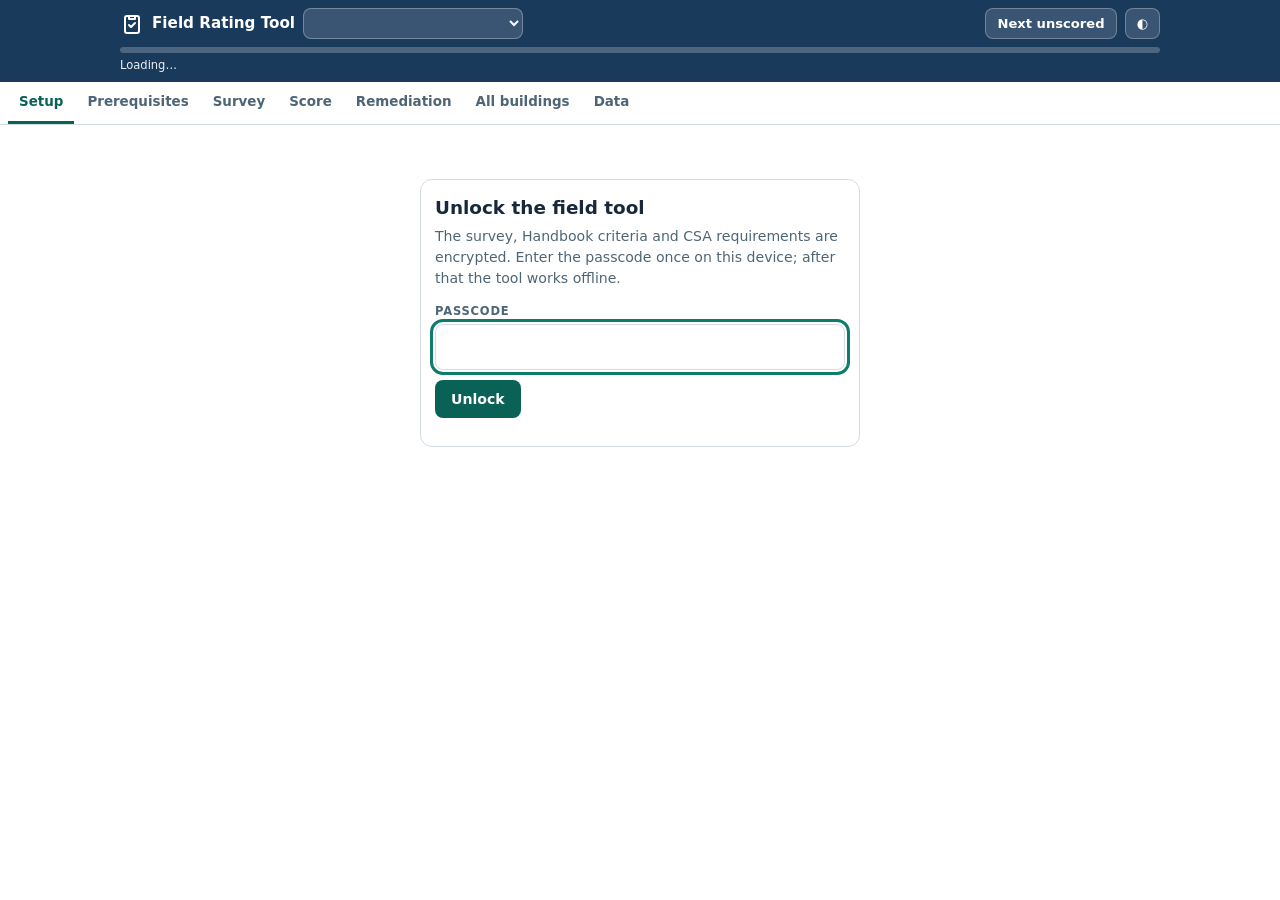
<file: field/index.html>
<!DOCTYPE html>
<html lang="en-CA">
<head>
<meta charset="UTF-8">
<meta name="viewport" content="width=device-width, initial-scale=1, viewport-fit=cover">
<title>Field Rating Tool</title>
<meta name="robots" content="noindex, nofollow">
<meta name="description" content="Offline RHFAC v4.0 field rating tool with CSA B651:23 measurement checks.">
<meta name="theme-color" content="#1A3A5C">
<meta name="apple-mobile-web-app-capable" content="yes">
<meta name="mobile-web-app-capable" content="yes">
<meta name="apple-mobile-web-app-title" content="Field Tool">
<meta name="apple-mobile-web-app-status-bar-style" content="black-translucent">
<link rel="manifest" href="manifest.webmanifest">
<link rel="icon" href="icons/icon-192.png">
<link rel="apple-touch-icon" href="icons/apple-touch-icon.png">
<style>
:root{
  --navy:#1A3A5C; --navy2:#12293F; --teal:#0E7C6B; --teal2:#0A6257; --mint:#3ECBB8;
  --gold:#B08D57; --gold-deep:#7A5C33; --gold-tint:#F7F0E5;
  --coral:#D97757; --coral-deep:#B24A2C; --coral-tint:#FBE9E2;
  --off:#F5F7FA; --card:#FFFFFF; --page:#FFFFFF; --text:#16283A; --muted:#4E6575; --border:#D3DCE5;
  --ok:#0A6257; --ok-tint:#E4F3F0; --hdr:#1A3A5C;
  --font:system-ui,-apple-system,'Segoe UI',Roboto,sans-serif;
}
@media (prefers-color-scheme:dark){:root:not([data-theme="light"]){
  --navy:#9BC4E8; --teal:#4FD8C0; --teal2:#4FD8C0; --gold:#D8B87E; --gold-deep:#D8B87E; --gold-tint:#2A2317;
  --coral:#F0A088; --coral-deep:#F0A088; --coral-tint:#33201A; --off:#16222E; --card:#141E28; --page:#0D151D;
  --text:#E6EDF3; --muted:#A3B4C2; --border:#2A3B4C; --ok:#4FD8C0; --ok-tint:#122A26; --hdr:#0B1A2A;
}}
:root[data-theme="dark"]{
  --navy:#9BC4E8; --teal:#4FD8C0; --teal2:#4FD8C0; --gold:#D8B87E; --gold-deep:#D8B87E; --gold-tint:#2A2317;
  --coral:#F0A088; --coral-deep:#F0A088; --coral-tint:#33201A; --off:#16222E; --card:#141E28; --page:#0D151D;
  --text:#E6EDF3; --muted:#A3B4C2; --border:#2A3B4C; --ok:#4FD8C0; --ok-tint:#122A26; --hdr:#0B1A2A;
}
*{box-sizing:border-box;-webkit-tap-highlight-color:transparent;}
html{-webkit-text-size-adjust:100%;}
body{margin:0;background:var(--page);color:var(--text);font-family:var(--font);font-size:15px;line-height:1.5;}
a{color:var(--teal);}
:focus-visible{outline:3px solid var(--teal);outline-offset:2px;border-radius:4px;}
.hide{display:none!important;}
button{font-family:inherit;}

.banner{position:sticky;top:0;z-index:80;background:var(--coral-deep);color:#fff;padding:10px 14px;font-weight:700;font-size:.85rem;text-align:center;}
.banner.info{background:var(--teal2);}
.banner button{margin-left:10px;background:#fff;color:#16283A;border:none;border-radius:6px;padding:5px 10px;font-weight:700;font-size:.8rem;cursor:pointer;}

header{position:sticky;top:0;z-index:50;background:var(--hdr);color:#fff;padding:calc(8px + env(safe-area-inset-top)) 12px 8px;}
.hrow{display:flex;align-items:center;gap:8px;max-width:1040px;margin:0 auto;flex-wrap:wrap;}
.brand{display:flex;align-items:center;gap:8px;font-weight:700;font-size:.95rem;white-space:nowrap;}
.brand svg{width:24px;height:24px;}
.spacer{flex:1;}
.hbtn{background:rgba(255,255,255,.14);border:1px solid rgba(255,255,255,.28);color:#fff;border-radius:8px;padding:7px 11px;font-weight:600;font-size:.82rem;cursor:pointer;white-space:nowrap;}
.facpick{max-width:220px;background:rgba(255,255,255,.14);color:#fff;border:1px solid rgba(255,255,255,.3);border-radius:8px;padding:6px 9px;font-weight:600;font-size:.82rem;}
.facpick option{color:#16283A;background:#fff;}
@media(max-width:600px){.facpick{max-width:none;flex:1 1 100%;order:3;}}
.progwrap{max-width:1040px;margin:8px auto 0;}
.progbar{height:6px;border-radius:4px;background:rgba(255,255,255,.22);overflow:hidden;}
.progfill{height:100%;background:var(--mint);width:0;transition:width .25s;}
.progtxt{font-size:.72rem;color:rgba(255,255,255,.92);margin-top:4px;display:flex;justify-content:space-between;gap:10px;}

nav.tabs{position:sticky;top:0;z-index:40;background:var(--card);border-bottom:1px solid var(--border);display:flex;gap:2px;overflow-x:auto;padding:0 8px;scrollbar-width:none;}
nav.tabs::-webkit-scrollbar{display:none;}
nav.tabs button{background:none;border:none;border-bottom:3px solid transparent;color:var(--muted);font-weight:700;font-size:.84rem;padding:12px 11px;cursor:pointer;white-space:nowrap;}
nav.tabs button[aria-selected="true"]{color:var(--teal2);border-bottom-color:var(--teal2);}

main{max-width:1040px;margin:0 auto;padding:14px 12px 96px;}
h2{font-size:1.15rem;margin:0 0 4px;}
h3{font-size:.95rem;margin:18px 0 6px;}
.sub{color:var(--muted);font-size:.88rem;margin:0 0 14px;}
.card{background:var(--card);border:1px solid var(--border);border-radius:12px;padding:14px;margin-bottom:12px;}
label.fld{display:block;margin-bottom:10px;}
label.fld>span{display:block;font-size:.72rem;font-weight:700;text-transform:uppercase;letter-spacing:.07em;color:var(--muted);margin-bottom:4px;}
input[type=text],input[type=search],input[type=date],input[type=number],input[type=url],select,textarea{width:100%;padding:10px 12px;border:1.5px solid var(--border);border-radius:8px;background:var(--card);color:var(--text);font:inherit;font-size:16px;}
textarea{min-height:64px;resize:vertical;}
.grid2{display:grid;grid-template-columns:1fr 1fr;gap:10px;}
@media(max-width:560px){.grid2{grid-template-columns:1fr;}}

.filters{display:flex;gap:8px;flex-wrap:wrap;margin-bottom:12px;}
.filters input,.filters select{width:auto;flex:1;min-width:140px;}
.catbar{display:flex;align-items:center;gap:10px;background:var(--navy);color:#fff;border-radius:10px;padding:10px 12px;margin:18px 0 8px;font-weight:700;font-size:.9rem;}
:root[data-theme="dark"] .catbar{color:#0D151D;}
@media (prefers-color-scheme:dark){:root:not([data-theme="light"]) .catbar{color:#0D151D;}}
.catbar .cscore{margin-left:auto;font-size:.8rem;font-weight:600;white-space:nowrap;}
.subbar{font-size:.78rem;font-weight:700;text-transform:uppercase;letter-spacing:.06em;color:var(--muted);margin:14px 0 6px;padding-bottom:4px;border-bottom:1px solid var(--border);}

.item{border:1px solid var(--border);border-left:4px solid var(--border);border-radius:10px;padding:11px 12px;margin-bottom:8px;background:var(--card);}
.item.full{border-left-color:var(--ok);}
.item.mid{border-left-color:var(--gold);}
.item.zero{border-left-color:var(--coral-deep);background:var(--coral-tint);}
.item.na{opacity:.6;}
.itop{display:flex;gap:10px;align-items:flex-start;}
.inum{font-weight:700;font-size:.78rem;color:var(--muted);min-width:46px;padding-top:2px;}
.ititle{flex:1;font-size:.93rem;line-height:1.4;}
.ipts{font-size:.75rem;font-weight:700;color:var(--muted);white-space:nowrap;padding-top:2px;}
.iref{font-size:.75rem;color:var(--muted);margin-top:4px;padding-left:56px;}
.iref b{color:var(--gold-deep);}
.pts{display:flex;gap:5px;margin-top:9px;padding-left:56px;flex-wrap:wrap;align-items:center;}
@media(max-width:520px){.iref,.pts,.more{padding-left:0!important;}}
.pbtn{min-width:40px;height:40px;border:1.5px solid var(--border);background:var(--card);color:var(--text);border-radius:8px;font-weight:700;font-size:.9rem;cursor:pointer;}
.pbtn[aria-pressed="true"]{background:var(--teal2);border-color:var(--teal2);color:#fff;}
:root[data-theme="dark"] .pbtn[aria-pressed="true"]{color:#0D151D;}
@media (prefers-color-scheme:dark){:root:not([data-theme="light"]) .pbtn[aria-pressed="true"]{color:#0D151D;}}
.pbtn.na{min-width:52px;font-size:.78rem;}
.pbtn.na[aria-pressed="true"]{background:var(--muted);border-color:var(--muted);}
.pbtn:disabled{opacity:.35;cursor:not-allowed;}
.tog{margin-left:auto;background:none;border:1.5px solid var(--border);color:var(--teal2);border-radius:8px;padding:8px 11px;font-weight:700;font-size:.8rem;cursor:pointer;}
.flag{display:inline-block;font-size:.7rem;font-weight:700;padding:2px 8px;border-radius:20px;margin-left:4px;white-space:nowrap;}
.flag.fail{background:var(--coral-tint);color:var(--coral-deep);border:1px solid var(--coral);}
.flag.warn{background:var(--gold-tint);color:var(--gold-deep);border:1px solid var(--gold);}
.flag.ok{background:var(--ok-tint);color:var(--ok);border:1px solid var(--ok);}
.more{padding-left:56px;margin-top:10px;}
.sect{border-top:1px solid var(--border);padding-top:9px;margin-top:9px;}
.sect>h4{margin:0 0 6px;font-size:.75rem;text-transform:uppercase;letter-spacing:.07em;color:var(--muted);}
.chk{display:grid;grid-template-columns:1fr 130px;gap:6px 10px;align-items:center;padding:6px 0;border-bottom:1px dashed var(--border);font-size:.85rem;}
.chk:last-child{border-bottom:none;}
.chk .req{font-size:.75rem;color:var(--muted);}
.chk .res{grid-column:1/-1;font-size:.78rem;font-weight:700;}
.chk input{padding:7px 9px;font-size:16px;}
.chk .pair{display:flex;gap:5px;}
.res.ok{color:var(--ok);} .res.warn{color:var(--gold-deep);} .res.fail{color:var(--coral-deep);}
.hb{font-size:.84rem;}
.hb .lab{font-weight:700;font-size:.72rem;text-transform:uppercase;letter-spacing:.06em;margin:8px 0 3px;}
.hb .lab.min{color:var(--gold-deep);} .hb .lab.max{color:var(--teal2);} .hb .lab.mm{color:var(--navy);} .hb .lab.inn{color:var(--muted);}
.hb ul{margin:0;padding-left:18px;} .hb li{margin:2px 0;} .hb li.l2{margin-left:14px;list-style:circle;} .hb li.note{list-style:none;margin-left:-18px;color:var(--muted);font-style:italic;}
.hb .na{background:var(--off);border-radius:6px;padding:6px 9px;margin-top:6px;font-size:.8rem;}
.hb .intro{color:var(--muted);font-size:.8rem;}
.dgrid{display:grid;grid-template-columns:1fr 1fr;gap:8px;}
@media(max-width:520px){.dgrid{grid-template-columns:1fr;}}
.dgrid .full{grid-column:1/-1;}
.dgrid input,.dgrid select,.dgrid textarea{font-size:15px;padding:8px 10px;}
.camrow{display:flex;flex-wrap:wrap;gap:8px;align-items:center;margin-top:4px;}
.camreq{flex-basis:100%;margin:0;font-size:.82rem;font-weight:700;color:var(--coral-deep);}
.btn.camera{display:inline-flex;align-items:center;gap:6px;cursor:pointer;min-height:44px;}
.vh{position:absolute;width:1px;height:1px;overflow:hidden;clip:rect(0 0 0 0);white-space:nowrap;}
.btn.camera:focus-within{outline:3px solid var(--teal);outline-offset:2px;}
.photos{display:flex;gap:6px;flex-wrap:wrap;margin-top:6px;}
.photos .ph{position:relative;}
.photos img{width:64px;height:64px;object-fit:cover;border-radius:6px;border:1px solid var(--border);display:block;}
.photos .ph button{position:absolute;top:-6px;right:-6px;width:22px;height:22px;border-radius:50%;border:none;background:var(--coral-deep);color:#fff;font-size:13px;line-height:1;cursor:pointer;}
.cbox{display:flex;gap:8px;align-items:center;font-size:.85rem;padding:3px 0;}
.cbox input{width:19px;height:19px;accent-color:var(--teal);flex:0 0 auto;}

.stat{display:grid;grid-template-columns:repeat(auto-fit,minmax(118px,1fr));gap:10px;margin-bottom:14px;}
.st{background:var(--off);border-radius:10px;padding:12px;text-align:center;}
.st .v{font-size:1.45rem;font-weight:700;color:var(--teal2);line-height:1.1;}
.st .l{font-size:.72rem;color:var(--muted);margin-top:3px;}
.meter{height:26px;border-radius:6px;background:var(--off);position:relative;overflow:hidden;margin:6px 0 4px;}
.meter .f{height:100%;background:var(--teal);transition:width .3s;}
.meter .mk{position:absolute;top:0;bottom:0;width:2px;background:var(--coral-deep);}
.meter .mk.g{background:var(--gold-deep);}
.legend{font-size:.74rem;color:var(--muted);display:flex;gap:14px;flex-wrap:wrap;}
table{width:100%;border-collapse:collapse;font-size:.84rem;}
th{text-align:left;font-size:.7rem;text-transform:uppercase;letter-spacing:.06em;color:var(--muted);border-bottom:2px solid var(--navy);padding:0 8px 7px;}
td{padding:8px;border-bottom:1px solid var(--border);vertical-align:top;}
.tot td{font-weight:700;background:var(--gold-tint);}
.pill{display:inline-block;font-size:.7rem;font-weight:700;padding:3px 9px;border-radius:20px;white-space:nowrap;}
.pill.ok{background:var(--ok-tint);color:var(--ok);} .pill.no{background:var(--coral-tint);color:var(--coral-deep);} .pill.mid{background:var(--gold-tint);color:var(--gold-deep);}
.note{background:var(--off);border-left:4px solid var(--gold);border-radius:0 8px 8px 0;padding:12px 14px;margin:12px 0;font-size:.87rem;}
.note b{color:var(--gold-deep);}
.warnbox{background:var(--coral-tint);border-left:4px solid var(--coral-deep);border-radius:0 8px 8px 0;padding:12px 14px;margin:12px 0;font-size:.87rem;}
.row{display:flex;gap:8px;flex-wrap:wrap;}
.btn{background:var(--teal2);color:#fff;border:none;border-radius:8px;padding:11px 16px;font-weight:700;font-size:.88rem;cursor:pointer;}
:root[data-theme="dark"] .btn{color:#0D151D;}
@media (prefers-color-scheme:dark){:root:not([data-theme="light"]) .btn{color:#0D151D;}}
.btn.sec{background:var(--card);color:var(--text);border:1.5px solid var(--border);}
.btn.danger{background:var(--coral-deep);color:#fff;}
.faclist{display:flex;flex-direction:column;gap:8px;}
.facrow{display:flex;gap:8px;align-items:center;border:1px solid var(--border);border-radius:8px;padding:8px 10px;}
.facrow input{flex:1;border:none;background:transparent;font-weight:600;padding:4px;}
.facrow .fs{font-size:.8rem;color:var(--muted);white-space:nowrap;}
.facrow button{background:none;border:none;color:var(--coral-deep);cursor:pointer;font-size:1.1rem;}
.togrow{border-bottom:1px solid var(--border);padding:8px 0;}
.togrow .subbox{padding-left:28px;}
.fab{position:fixed;right:14px;bottom:calc(14px + env(safe-area-inset-bottom));z-index:60;background:var(--teal2);color:#fff;border:none;border-radius:26px;padding:13px 20px;font-weight:700;font-size:.85rem;box-shadow:0 6px 20px rgba(0,0,0,.28);cursor:pointer;}
:root[data-theme="dark"] .fab{color:#0D151D;}
@media (prefers-color-scheme:dark){:root:not([data-theme="light"]) .fab{color:#0D151D;}}
.toast{position:fixed;left:50%;transform:translateX(-50%);bottom:calc(18px + env(safe-area-inset-bottom));background:#12293F;color:#fff;padding:9px 16px;border-radius:20px;font-size:.8rem;z-index:70;opacity:0;pointer-events:none;transition:opacity .25s;}
.toast.show{opacity:1;}
.loading{padding:60px 20px;text-align:center;color:var(--muted);}

#report{display:none;}
@media print{
  body{font-size:10.5pt;background:#fff;color:#000;}
  .banner,header,nav.tabs,main,.fab,.toast{display:none!important;}
  #report{display:block!important;padding:0 6mm;}
  #report h1{font-size:16pt;margin:0 0 2mm;} #report h2{font-size:12pt;margin:6mm 0 2mm;border-bottom:1px solid #999;}
  #report table{font-size:9pt;} #report th{border-bottom:1.5px solid #000;color:#000;}
  #report td{border-bottom:1px solid #ccc;} #report tr{break-inside:avoid;}
  #report .meta{font-size:9pt;color:#333;}
}
</style>
</head>
<body>
<div id="banner" class="banner hide" role="alert"></div>
<header>
  <div class="hrow">
    <span class="brand">
      <svg viewBox="0 0 24 24" aria-hidden="true" fill="none" stroke="currentColor" stroke-width="2" stroke-linecap="round" stroke-linejoin="round"><rect x="5" y="4" width="14" height="17" rx="2"/><path d="M9 4h6v3H9z"/><path d="M9 13l2 2 4-4"/></svg>
      Field Rating Tool
    </span>
    <select id="facPick" class="facpick" aria-label="Building being assessed"></select>
    <span class="spacer"></span>
    <button class="hbtn" id="jumpBtn" type="button">Next unscored</button>
    <button class="hbtn" id="themeBtn" type="button" aria-label="Switch light or dark theme">◐</button>
  </div>
  <div class="progwrap">
    <div class="progbar"><div class="progfill" id="prog"></div></div>
    <div class="progtxt"><span id="progL">Loading…</span><button id="progR" type="button" style="background:none;border:none;color:inherit;font:inherit;padding:0;cursor:pointer;text-decoration:underline dotted"></button></div>
  </div>
</header>

<nav class="tabs" role="tablist" aria-label="Sections">
  <button role="tab" aria-selected="true" data-t="setup">Setup</button>
  <button role="tab" aria-selected="false" data-t="prereq">Prerequisites</button>
  <button role="tab" aria-selected="false" data-t="survey">Survey</button>
  <button role="tab" aria-selected="false" data-t="score">Score</button>
  <button role="tab" aria-selected="false" data-t="remed">Remediation</button>
  <button role="tab" aria-selected="false" data-t="port">All buildings</button>
  <button role="tab" aria-selected="false" data-t="data">Data</button>
</nav>

<main>
<div id="loading" class="loading">Loading survey data…</div>
<section id="gate" class="hide" aria-labelledby="gateH">
  <div class="card" style="max-width:440px;margin:40px auto">
    <h2 id="gateH">Unlock the field tool</h2>
    <p class="sub">The survey, Handbook criteria and CSA requirements are encrypted. Enter the passcode once on this device; after that the tool works offline.</p>
    <form id="gateForm">
      <label class="fld"><span>Passcode</span><input type="text" id="gatePass" autocomplete="off" autocapitalize="none" spellcheck="false" required></label>
      <button class="btn" type="submit">Unlock</button>
      <p class="sub" id="gateMsg" role="status" style="margin-top:10px"></p>
    </form>
  </div>
</section>

<section id="p-setup" class="hide">
  <h2>Buildings &amp; setup</h2>
  <p class="sub">Add one building per site in the pilot. The picker at the top switches between them.</p>
  <div class="card"><h3 style="margin-top:0">Buildings in this assessment</h3><div class="faclist" id="facList"></div>
    <div class="row" style="margin-top:10px"><button class="btn sec" id="addFac" type="button">+ Add a building</button></div></div>
  <div class="card">
    <div class="grid2">
      <label class="fld"><span>Facility name</span><input type="text" id="f_name"></label>
      <label class="fld"><span>Owner / municipality</span><input type="text" id="f_owner"></label>
      <label class="fld"><span>Address</span><input type="text" id="f_addr"></label>
      <label class="fld"><span>Facility type</span><input type="text" id="f_type" placeholder="Public library"></label>
      <label class="fld"><span>Typical users</span><input type="text" id="f_users" placeholder="All ages; large senior population"></label>
      <label class="fld"><span>Levels / floor area</span><input type="text" id="f_area" placeholder="2 storeys, 7,000 sq ft"></label>
      <label class="fld"><span>Year built / renovated</span><input type="text" id="f_built"></label>
      <label class="fld"><span>Assessment date</span><input type="date" id="f_date"></label>
      <label class="fld"><span>Assessor (all buildings)</span><input type="text" id="f_assessor"></label>
      <label class="fld"><span>Equipment (all buildings)</span><input type="text" id="f_equip" placeholder="Laser measure, force gauge, lux meter, LRV meter"></label>
    </div>
    <label class="fld"><span>Photo evidence (all buildings)</span>
      <select id="f_photoRule"><option value="half">Require a photo when a score is half its maximum or less</option><option value="below">Require a photo for any score below the maximum</option><option value="zero">Require a photo only when a score is zero</option><option value="off">Don't require photos</option></select></label>
    <label class="fld"><span>Scope of rating (Handbook 2.2)</span><textarea id="f_scope" placeholder="What is included and excluded: parking lots, transit stops, entrances, floors, spaces closed at the time of rating."></textarea></label>
  </div>
  <h3>Applicability</h3>
  <p class="sub">Turn off sections that don't exist at this site. Excluded sections leave the maximum. Use N/A on individual features for the rest.</p>
  <div class="row" style="margin-bottom:10px">
    <button class="btn sec" id="subsOff" type="button">Turn all Category 8 sections off</button>
    <button class="btn sec" id="subsOn" type="button">Turn everything on</button>
  </div>
  <div class="card" id="catToggles"></div>
</section>

<section id="p-prereq" class="hide">
  <h2>Certification prerequisites</h2>
  <p class="sub">No score confers certification on its own. A site must clear these too (Handbook 2.3).</p>
  <div id="preWarn"></div>
  <h3>Certification prerequisites</h3><div class="card" id="preCert"></div>
  <h3>Gold Certification prerequisites</h3><div class="card" id="preGold"></div>
</section>

<section id="p-survey" class="hide">
  <h2>Rating survey</h2>
  <p class="sub" id="surveySub"></p>
  <div class="filters">
    <input type="search" id="q" placeholder="Search items or clause…" aria-label="Search">
    <select id="fCat" aria-label="Category"><option value="">All categories</option></select>
    <select id="fStatus" aria-label="Status">
      <option value="">All features</option><option value="unscored">Unscored</option><option value="short">Below maximum</option>
      <option value="registry">Missing Registry fields</option><option value="checks">Has B651 checks</option><option value="conflict">Full points but a check fails</option>
    </select>
  </div>
  <div id="items"></div>
</section>

<section id="p-score" class="hide">
  <h2>Score</h2>
  <p class="sub">Rating score = points earned (Categories 1–10 plus bonus) ÷ applicable points in Categories 1–10.</p>
  <div class="stat" id="stats"></div>
  <div class="card"><div class="meter" id="meter"><div class="f"></div><div class="mk" style="left:60%"></div><div class="mk g" style="left:80%"></div></div>
    <div class="legend"><span>■ Current score (capped at 100% on the bar)</span><span>│ 60% Certified</span><span>│ 80% Gold</span></div></div>
  <div id="conflicts"></div>
  <div class="card" id="ready"></div>
  <div class="card"><h3 style="margin-top:0">By category</h3><div style="overflow-x:auto"><table id="catTable"></table></div></div>
</section>

<section id="p-remed" class="hide">
  <h2>Remediation</h2>
  <p class="sub">Every feature scored below its maximum. Life-safety first, then points recovered per dollar at the midpoint of the cost range.</p>
  <div class="stat" id="remStats"></div>
  <div class="card"><div style="overflow-x:auto"><table id="remTable"></table></div></div>
</section>

<section id="p-port" class="hide">
  <h2>All buildings</h2>
  <div class="card"><h3 style="margin-top:0">Scorecard</h3><div style="overflow-x:auto"><table id="portTable"></table></div></div>
  <div class="card"><h3 style="margin-top:0">The same shortfall at more than one building</h3>
    <p class="sub">One contract instead of several. The bundled price assumes 20% savings — adjust once you have quotes.</p>
    <div style="overflow-x:auto"><table id="sysTable"></table></div></div>
</section>

<section id="p-data" class="hide">
  <h2>Data</h2>
  <p class="sub">Everything stays on this device. Nothing is uploaded.</p>
  <div class="card"><h3 style="margin-top:0">Storage</h3><p class="sub" id="storeInfo">Checking…</p><p class="sub" id="backupInfo"></p></div>
  <div class="card"><h3 style="margin-top:0">Upload to the RHFAC Registry</h3>
    <p class="sub">Checks that every applicable feature is scored or marked N/A, every scored feature has a description and every N/A has an explanation, then sends the finished rating to the Registry.</p>
    <button class="btn" id="regUpload" type="button">Upload to RHFAC Registry</button>
    <div id="regUploadMsg" role="status"></div></div>
  <div class="card"><h3 style="margin-top:0">Registry entry pack</h3>
    <p class="sub">One ZIP for entering this building in the RHFAC Registry: a page with every score, description, N/A explanation and comment in Registry order with copy buttons, and photos in one folder per element.</p>
    <button class="btn" id="regPack" type="button">Registry entry pack (ZIP)</button></div>
  <div class="card"><h3 style="margin-top:0">Back up &amp; export</h3>
    <div class="row">
      <button class="btn" id="bkFull" type="button">Backup with photos</button>
      <button class="btn sec" id="bkData" type="button">Backup, data only</button>
      <button class="btn sec" id="expCsv" type="button">Findings CSV</button>
      <button class="btn sec" id="expJson" type="button">Report data JSON</button>
      <button class="btn sec" id="doPrint" type="button">Print / PDF report</button>
    </div></div>
  <div class="card"><h3 style="margin-top:0">Restore</h3><p class="sub">Replaces everything currently in the tool.</p>
    <input type="file" id="impFile" accept="application/json,.json"></div>
  <div class="card"><h3 style="margin-top:0">Start over</h3><p class="sub">Clears every building and photo on this device. Back up first.</p>
    <button class="btn danger" id="clearAll" type="button">Clear all data</button></div>
  <div class="card"><h3 style="margin-top:0">Lock this device</h3><p class="sub">Removes the unlocked survey and standards data. Ratings and photos stay. The passcode is needed to open the tool again.</p>
    <button class="btn sec" id="lockBtn" type="button">Lock this device</button></div>
  <div class="card"><h3 style="margin-top:0">Sources</h3><div class="sub" id="srcMeta"></div></div>
</section>
</main>

<div id="report"></div>
<div class="toast" id="toast" role="status"></div>
<script src="app.js"></script>
</body>
</html>
</file>
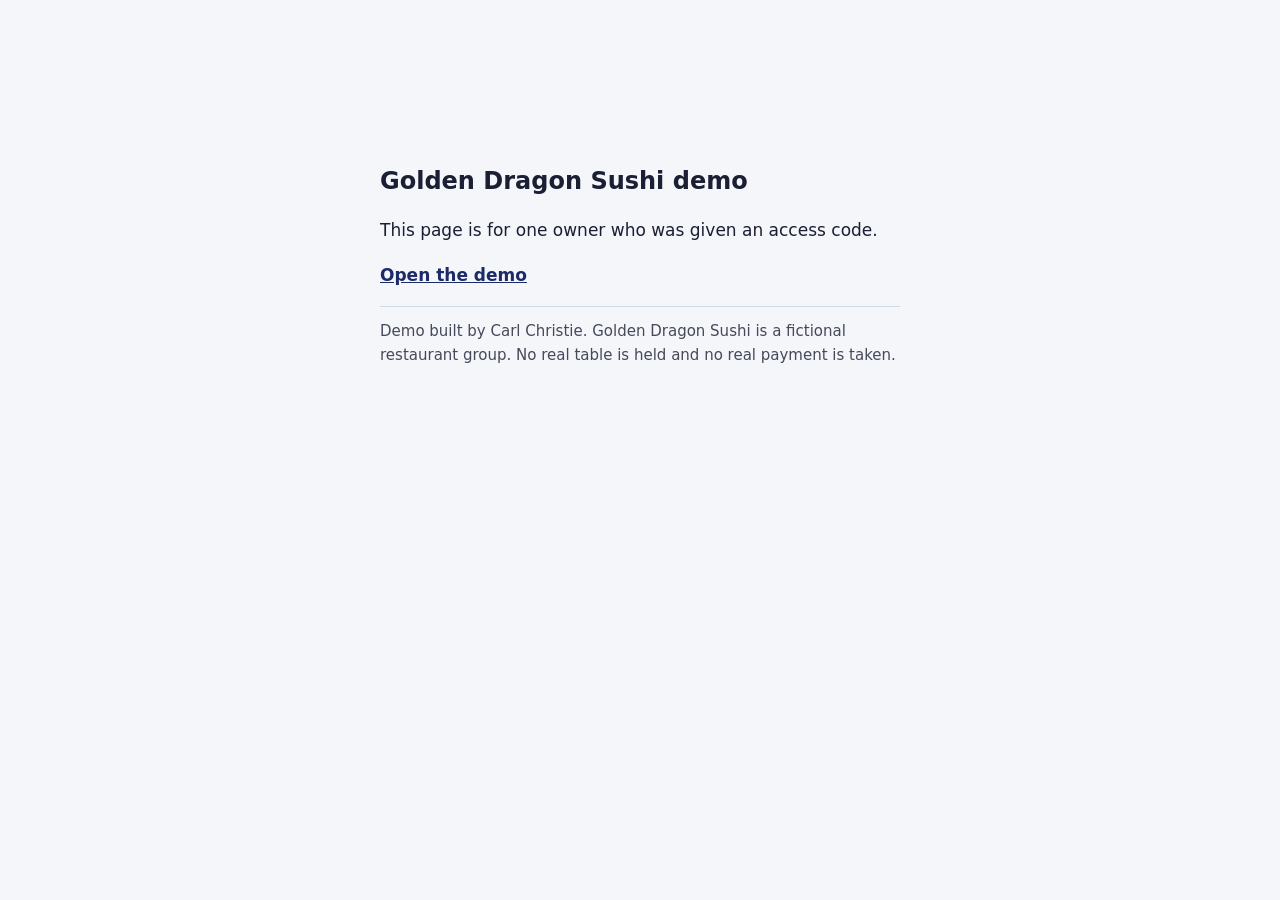
<file: golden-dragon/index.html>
<!doctype html>
<html lang="en">
<head>
<meta charset="utf-8">
<meta name="viewport" content="width=device-width, initial-scale=1">
<meta name="robots" content="noindex, nofollow">
<title>Golden Dragon Sushi demo</title>
<style>
  :root{--ink:#1A1F33;--paper:#F4F6FA;--main:#1C2A68;--line:#C9D1E6}
  @media (prefers-color-scheme:dark){:root{--ink:#E9ECF5;--paper:#131726;--main:#9DB0F0;--line:#2C3352}}
  body{margin:0;background:var(--paper);color:var(--ink);font:17px/1.6 system-ui,sans-serif}
  main{max-width:520px;margin:18vh auto;padding:0 16px}
  a{color:var(--main);font-weight:700}
  p.small{font-size:15px;opacity:.8;border-top:1px solid var(--line);padding-top:12px}
</style>
</head>
<body>
<main>
  <h1 style="font-size:24px">Golden Dragon Sushi demo</h1>
  <p>This page is for one owner who was given an access code.</p>
  <p><a href="https://demo.novoaccessibility.com/" rel="nofollow noreferrer">Open the demo</a></p>
  <p class="small">Demo built by Carl Christie. Golden Dragon Sushi is a fictional restaurant group. No real table is held and no real payment is taken.</p>
</main>
</body>
</html>
</file>
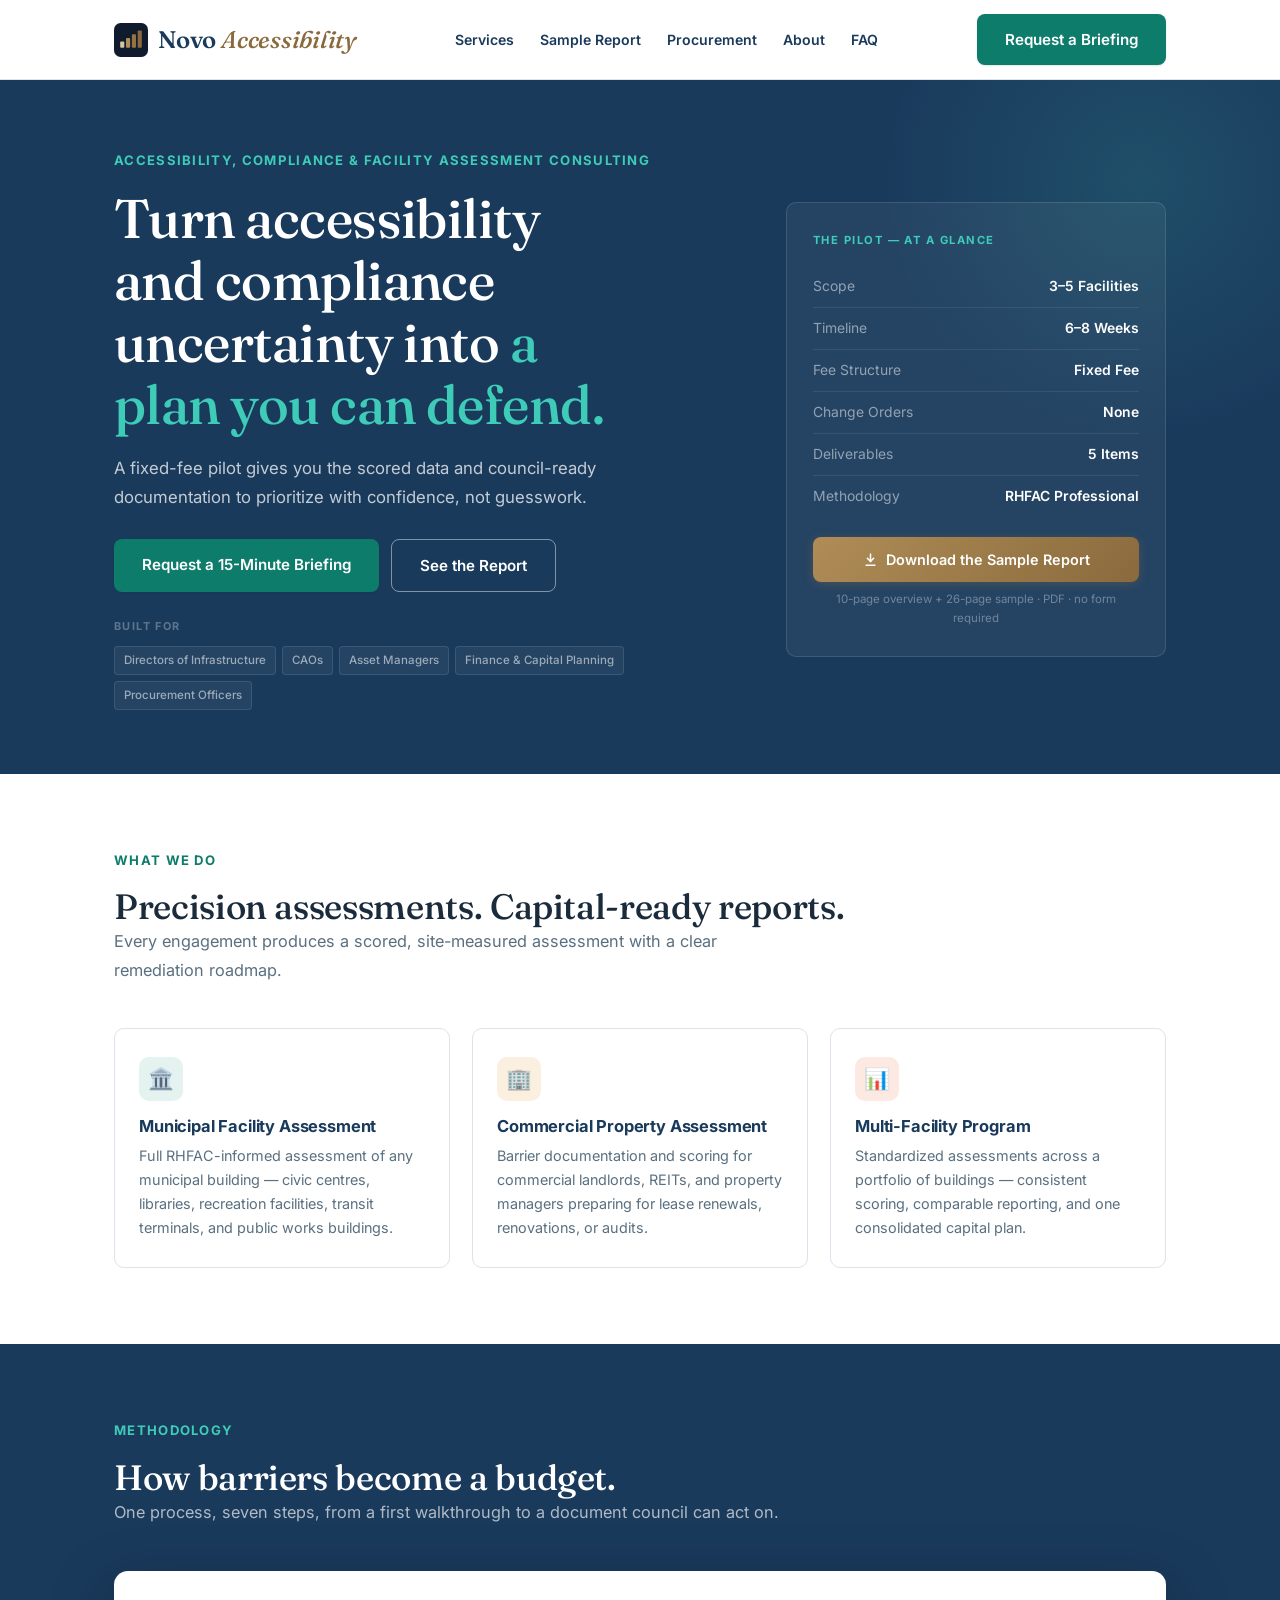
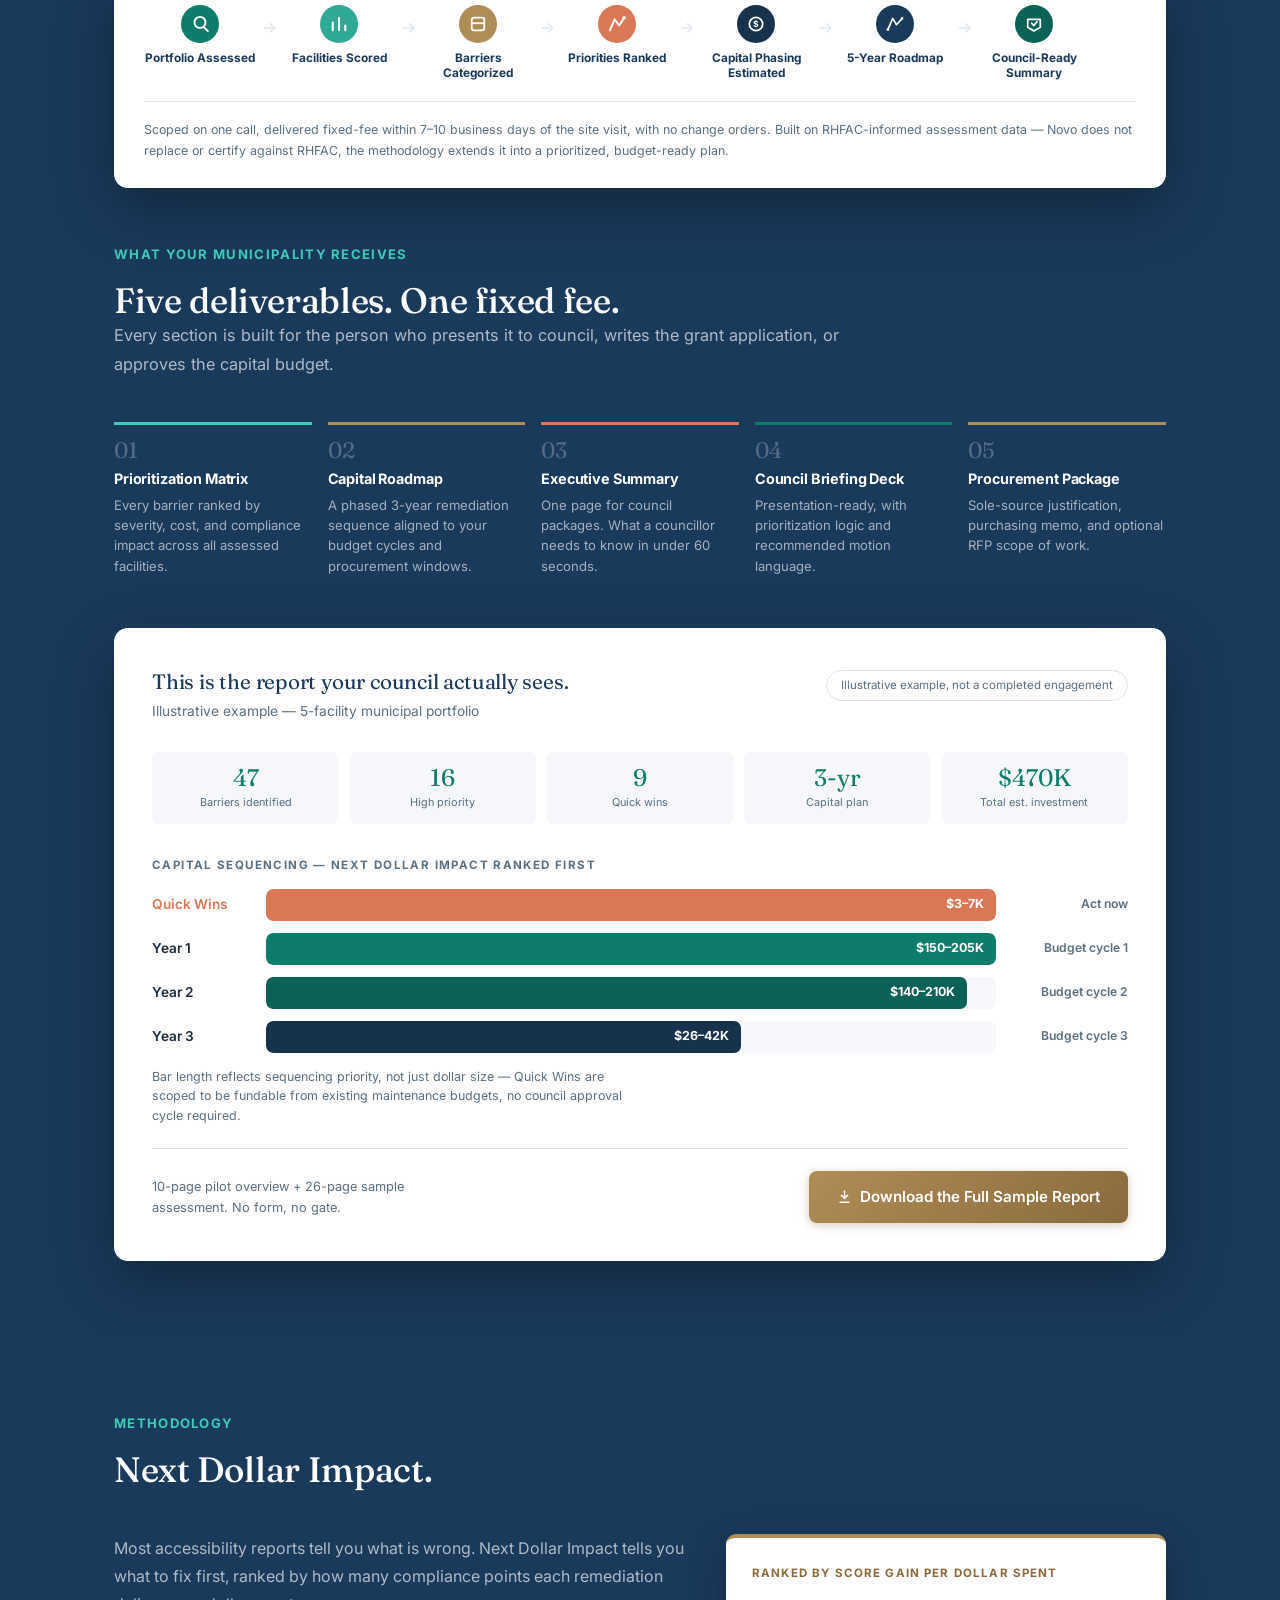
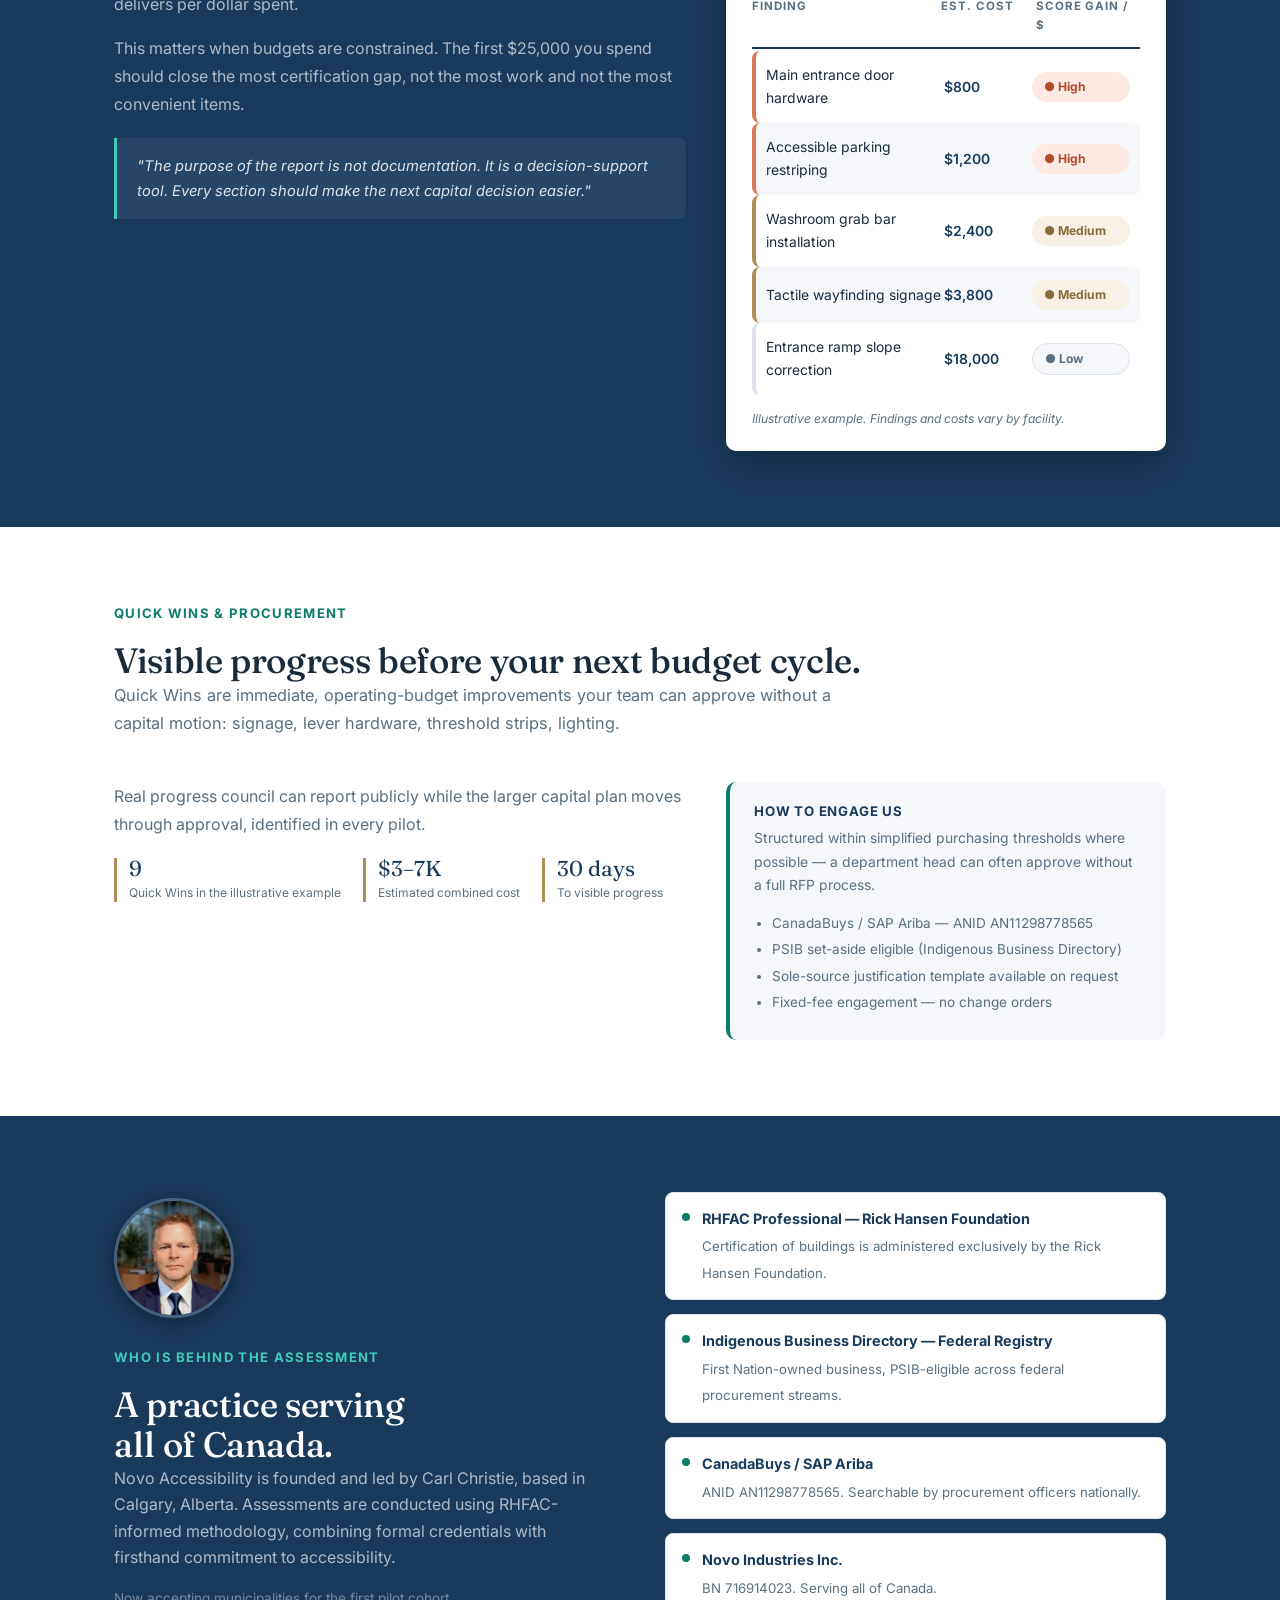
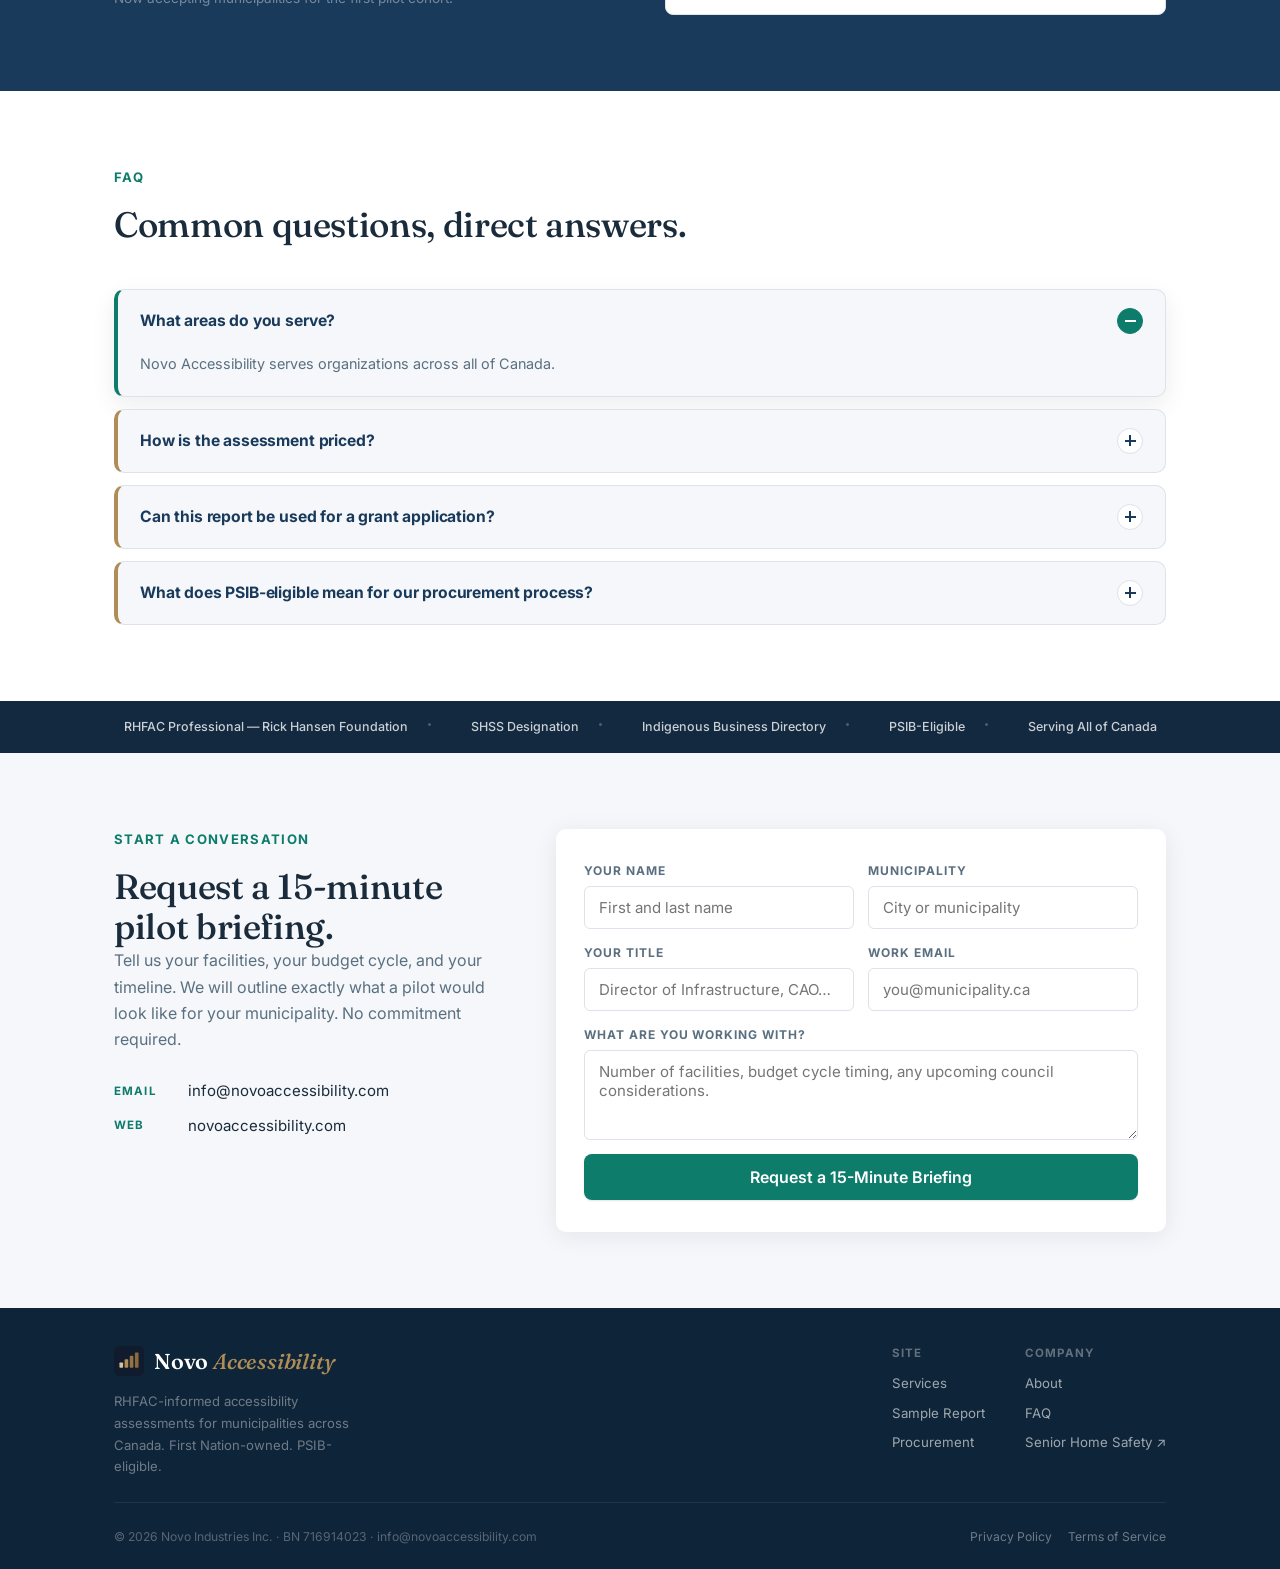
<file: index (2).html>
<!DOCTYPE html>
<html lang="en">
<head>
<meta charset="UTF-8">
<meta name="viewport" content="width=device-width, initial-scale=1.0">
<title>Novo Accessibility — Accessibility, Compliance &amp; Facility Assessment Consulting | Canada</title>
<link rel="icon" type="image/png" sizes="16x16" href="[data-uri]">
<link rel="icon" type="image/png" sizes="32x32" href="[data-uri]">
<link rel="apple-touch-icon" sizes="180x180" href="[data-uri]">
<meta name="description" content="Council-ready accessibility capital planning for municipalities. RHFAC Professional assessments with defensible prioritization, Quick Wins, and procurement-ready deliverables in a fixed-fee pilot engagement. Serving all of Canada.">
<script type="application/ld+json">
{"@context":"https://schema.org","@type":"ProfessionalService","name":"Novo Accessibility","description":"Municipal accessibility capital planning. RHFAC Professional assessments with council-ready deliverables for municipalities across Canada.","url":"https://novoaccessibility.com","areaServed":"Canada"}
</script>
<link rel="preconnect" href="https://fonts.googleapis.com">
<link rel="preconnect" href="https://fonts.gstatic.com" crossorigin>
<link href="https://fonts.googleapis.com/css2?family=Fraunces:opsz,wght@9..144,400;9..144,500;9..144,600;9..144,700&family=Inter:wght@400;500;600;700;800&display=swap" rel="stylesheet">
<style>
:root{
  --navy:#1A3A5C; --navy2:#12293F; --teal:#0E7C6B; --teal2:#0A6257;
  --mint:#3ECBB8; --amber:#B08D57; --coral:#D97757;
  --off:#F5F7FA; --white:#FFFFFF; --text:#1A2B3C;
  --teal-tint:#EEF7F5; --amber-tint:#F7F0E5; --navy-mid:#16324D;
  --muted:#5A7080; --border:#DCE3EA; --radius:10px;
  --gold:#B08D57; --gold-deep:#8A6A3D; --gold-tint:#F7F0E5;
  --font-display:'Fraunces', Georgia, serif;
  --font-body:'Inter', system-ui, sans-serif;
}
*,*::before,*::after{box-sizing:border-box;margin:0;padding:0;}
html{scroll-behavior:smooth;}
body{font-family:var(--font-body);font-size:16px;color:var(--text);background:var(--white);line-height:1.65;-webkit-font-smoothing:antialiased;}
.w{max-width:1100px;margin:0 auto;padding:0 24px;}
h1,h2,h3{font-family:var(--font-display);font-weight:500;line-height:1.14;letter-spacing:-.01em;text-wrap:balance;font-optical-sizing:auto;}
h1{font-size:clamp(2.3rem,4.6vw,3.4rem);font-weight:500;}
h2{font-size:clamp(1.65rem,2.9vw,2.2rem);font-weight:500;}
h3{font-size:1.03rem;font-family:var(--font-body);font-weight:700;}
p{margin-bottom:1em;} p:last-child{margin-bottom:0;}
a{color:var(--teal);text-decoration:none;}
:focus-visible{outline:2px solid var(--teal);outline-offset:3px;}
.btn{display:inline-block;padding:13px 28px;border-radius:8px;font-family:var(--font-body);font-size:.95rem;font-weight:600;cursor:pointer;transition:background .18s,opacity .18s,transform .18s,box-shadow .18s;text-decoration:none;border:none;}
.btn-primary{background:var(--teal);color:var(--white);box-shadow:0 1px 2px rgba(11,31,51,.12);}
.btn-primary:hover{background:var(--teal2);transform:translateY(-1px);box-shadow:0 6px 16px rgba(14,124,107,.28);}
.btn-outline-dark{background:transparent;color:var(--white);border:1.5px solid rgba(255,255,255,.45);}
.btn-outline-dark:hover{background:rgba(255,255,255,.08);border-color:rgba(255,255,255,.7);}
.btn-outline-light{background:transparent;color:var(--navy);border:1.5px solid var(--border);}
.btn-outline-light:hover{background:var(--off);border-color:var(--teal);}
.btn-gold{background:linear-gradient(135deg,var(--gold) 0%,var(--gold-deep) 100%);color:var(--white);box-shadow:0 2px 10px rgba(138,106,61,.35);border:none;}
.btn-gold:hover{box-shadow:0 8px 22px rgba(138,106,61,.5);transform:translateY(-1px);}
.btn-gold .dl-icon{display:inline-block;margin-right:8px;vertical-align:-2px;}
.eyebrow{font-size:.82rem;font-weight:700;text-transform:uppercase;letter-spacing:.1em;color:var(--teal);display:block;margin-bottom:16px;}
.eyebrow.on-dark{color:var(--mint);opacity:1;}

/* NAV */
nav{position:sticky;top:0;z-index:100;background:var(--white);border-bottom:1px solid var(--border);padding:14px 0;}
.nav-inner{display:flex;justify-content:space-between;align-items:center;gap:20px;}
.nav-logo img{height:40px;display:block;}
.logo-lockup{display:flex;align-items:center;gap:10px;}
.logo-icon{flex-shrink:0;display:block;width:34px;height:34px;}
.nav-logo-text{font-family:var(--font-display);font-weight:600;font-size:1.5rem;color:var(--navy);letter-spacing:-.01em;display:flex;align-items:baseline;gap:5px;}
.nav-logo-text .mark{font-style:italic;font-weight:500;color:var(--gold-deep);}
.nav-links{display:flex;gap:26px;align-items:center;}
.nav-links a{font-size:.88rem;font-weight:600;color:var(--navy);}
.nav-links a:hover{color:var(--teal);}
.nav-right{display:flex;align-items:center;gap:22px;}
@media (max-width:900px){ .nav-links{display:none;} }

/* HERO */
.hero{background:var(--navy);padding:70px 0 64px;position:relative;overflow:hidden;
  background-image:
    linear-gradient(115deg, rgba(16,27,45,.94) 0%, rgba(26,58,92,.9) 34%, rgba(26,58,92,.62) 62%, rgba(26,58,92,.42) 100%),
    url('calgary%20city%20hall.png') center 38%/cover no-repeat;
  background-color:var(--navy);
}
.hero-inner{position:relative;z-index:1;}
.hero::after{content:"";position:absolute;right:-120px;top:-160px;width:520px;height:520px;border-radius:50%;background:radial-gradient(circle,rgba(62,203,184,.14) 0%,rgba(62,203,184,0) 70%);pointer-events:none;}
.hero::before{content:"";position:absolute;inset:0;background:linear-gradient(180deg,rgba(26,58,92,0) 55%,var(--navy) 100%);pointer-events:none;}
.hero-inner{display:grid;grid-template-columns:1.15fr 380px;gap:56px;align-items:center;position:relative;}
.hero h1{color:var(--white);margin-bottom:18px;}
.hero h1 em{color:var(--mint);font-style:normal;}
.hero-sub{font-size:1.05rem;color:rgba(255,255,255,.74);margin-bottom:26px;line-height:1.75;max-width:52ch;text-wrap:pretty;}
.role-tags{display:flex;flex-wrap:wrap;gap:6px;margin-bottom:0;}
.role-tag{background:rgba(255,255,255,.05);border:1px solid rgba(255,255,255,.1);border-radius:4px;padding:4px 9px;font-size:.72rem;color:rgba(255,255,255,.55);font-weight:500;}
.hero-for-label{font-size:.68rem;font-weight:700;text-transform:uppercase;letter-spacing:.13em;color:rgba(255,255,255,.3);margin:26px 0 10px;}
.hero-ctas{display:flex;gap:12px;flex-wrap:wrap;}
.hero-card{background:rgba(255,255,255,.05);border:1px solid rgba(255,255,255,.12);border-radius:var(--radius);padding:28px 26px;}
.hero-card-label{font-size:.7rem;font-weight:700;text-transform:uppercase;letter-spacing:.13em;color:var(--mint);margin-bottom:16px;}
.pilot-specs{list-style:none;margin-bottom:20px;}
.pilot-specs li{display:flex;justify-content:space-between;align-items:center;padding:9px 0;border-bottom:1px solid rgba(255,255,255,.08);font-size:.87rem;}
.pilot-specs li:last-child{border-bottom:none;}
.spec-label{color:rgba(255,255,255,.5);}
.spec-val{color:var(--white);font-weight:600;}
.hero-dl a{width:100%;text-align:center;display:block;font-size:.9rem;padding:11px 18px;}
.hero-dl-note{font-size:.72rem;color:rgba(255,255,255,.35);margin-top:8px;text-align:center;}

/* GENERIC SECTION */
section{padding:76px 0;}
.sec-head{max-width:760px;margin-bottom:44px;}
.sec-head p{font-size:1.02rem;color:var(--muted);line-height:1.75;text-wrap:pretty;}

/* SERVICES */
.services-grid{display:grid;grid-template-columns:repeat(3,1fr);gap:22px;}
.svc-card{border:1px solid var(--border);border-radius:var(--radius);padding:28px 24px;transition:box-shadow .2s,transform .2s;}
.svc-card:hover{box-shadow:0 10px 30px rgba(11,31,51,.08);transform:translateY(-2px);}
.icon-badge{width:44px;height:44px;border-radius:10px;display:flex;align-items:center;justify-content:center;margin-bottom:16px;font-size:1.3rem;}
.badge-teal{background:#E4F3F0;color:var(--teal);}
.badge-amber{background:#FBF0DF;color:var(--amber);}
.badge-coral{background:#FBE9E2;color:var(--coral);}
.svc-card h3{color:var(--navy);margin-bottom:8px;}
.svc-card p{font-size:.9rem;color:var(--muted);}

/* DELIVERABLES */
.deliverables-grid{display:grid;grid-template-columns:repeat(5,1fr);gap:16px;margin-bottom:52px;}
.d-card{border-top:3px solid var(--teal);padding-top:14px;}
.d-card-dark{border-top-color:var(--mint);}
.d-card-dark .d-n{color:rgba(255,255,255,.25);}
.flow-card{background:var(--white);border-radius:14px;padding:34px 30px 26px;box-shadow:0 20px 60px rgba(0,0,0,.35);}
.flow-track{display:flex;align-items:flex-start;flex-wrap:wrap;gap:18px 6px;}
.flow-step{display:flex;flex-direction:column;align-items:center;text-align:center;width:112px;}
.flow-n{width:38px;height:38px;border-radius:50%;display:flex;align-items:center;justify-content:center;margin-bottom:8px;flex-shrink:0;}
.flow-label{font-size:.74rem;font-weight:700;color:var(--navy);line-height:1.3;}
.flow-arrow{color:var(--border);font-size:1rem;margin-top:9px;flex-shrink:0;}
.flow-foot{font-size:.78rem;color:var(--muted);margin-top:20px;padding-top:18px;border-top:1px solid var(--border);}
@media (max-width:820px){.flow-arrow{display:none;}.flow-track{gap:20px;}.flow-step{width:30%;}}
.d-card:nth-child(2){border-top-color:var(--amber);}
.d-card:nth-child(3){border-top-color:var(--coral);}
.d-card:nth-child(4){border-top-color:var(--teal);}
.d-card:nth-child(5){border-top-color:var(--amber);}
.d-n{font-family:var(--font-display);font-size:1.4rem;color:var(--border);line-height:1;margin-bottom:8px;}
.d-card h3{font-size:.9rem;color:var(--navy);margin-bottom:6px;line-height:1.3;}
.d-card p{font-size:.82rem;color:var(--muted);line-height:1.55;}

/* PROOF PANEL */
.proof{background:var(--white);border-radius:14px;padding:42px 38px 38px;margin-bottom:0;box-shadow:0 20px 60px rgba(0,0,0,.35);}
.proof-top{display:flex;justify-content:space-between;align-items:flex-start;flex-wrap:wrap;gap:20px;margin-bottom:30px;}
.proof-title h3{font-family:var(--font-display);font-size:1.3rem;font-weight:400;color:var(--navy);margin-bottom:6px;}
.proof-title p{font-size:.86rem;color:var(--muted);}
.proof-tag{font-size:.72rem;color:var(--muted);border:1px solid var(--border);border-radius:20px;padding:5px 14px;white-space:nowrap;}
.proof-stats{display:grid;grid-template-columns:repeat(5,1fr);gap:10px;margin-bottom:32px;}
.p-stat{background:var(--off);border-radius:8px;padding:14px 10px;text-align:center;}
.p-val{font-family:var(--font-display);font-size:1.5rem;color:var(--teal);line-height:1;margin-bottom:5px;}
.p-lbl{font-size:.68rem;color:var(--muted);line-height:1.3;}
.roadmap-label{font-size:.72rem;font-weight:700;text-transform:uppercase;letter-spacing:.12em;color:var(--muted);margin-bottom:14px;}
.roadmap{display:flex;flex-direction:column;gap:12px;margin-bottom:14px;}
.rm-row{display:grid;grid-template-columns:100px 1fr 118px;gap:14px;align-items:center;}
.rm-name{font-size:.85rem;font-weight:600;color:var(--text);}
.rm-track{background:var(--off);border-radius:7px;height:32px;overflow:hidden;}
.rm-fill{height:100%;border-radius:7px;min-width:56px;display:flex;align-items:center;justify-content:flex-end;padding:0 12px;transition:width .3s;}
.rm-inline-cost{font-size:.78rem;font-weight:700;color:var(--white);white-space:nowrap;}
.rm-cost{font-size:.76rem;color:var(--muted);font-weight:600;text-align:right;}
.rm-highlight .rm-name{color:var(--coral);}
.roadmap-note{font-size:.78rem;color:var(--muted);line-height:1.6;max-width:60ch;}
.proof-dl{display:flex;justify-content:space-between;align-items:center;flex-wrap:wrap;gap:16px;border-top:1px solid var(--border);padding-top:22px;margin-top:22px;}
.proof-dl p{font-size:.8rem;color:var(--muted);margin-bottom:0;max-width:38ch;}

/* PROCESS */

/* QUICK WINS + PROCUREMENT */
.qw-proc{display:grid;grid-template-columns:1.3fr 1fr;gap:40px;align-items:start;}
.qw-facts{display:flex;gap:22px;margin-top:20px;flex-wrap:wrap;}
.qw-fact{border-left:3px solid var(--amber);padding-left:12px;}
.qw-fact-val{font-family:var(--font-display);font-size:1.35rem;color:var(--navy);line-height:1;}
.qw-fact-lbl{font-size:.75rem;color:var(--muted);margin-top:3px;}
.proc-note{background:var(--off);border-radius:var(--radius);border-left:4px solid var(--teal);padding:22px 24px;}
.proc-note h3{font-size:.83rem;color:var(--navy);margin-bottom:8px;text-transform:uppercase;letter-spacing:.06em;}
.proc-note p{font-size:.87rem;color:var(--muted);line-height:1.7;}
.proc-note ul{margin:10px 0 0 18px;font-size:.85rem;color:var(--muted);}
.proc-note li{margin-bottom:4px;}
.ndi-table-wrap{background:var(--white);border-radius:var(--radius);padding:26px 26px 22px;box-shadow:0 12px 40px rgba(0,0,0,.3);border-top:4px solid var(--gold);}
.ndi-quote{background:rgba(255,255,255,.06);border-left:3px solid var(--mint);border-radius:0 8px 8px 0;padding:16px 20px;margin-top:20px;}
.ndi-quote p{font-style:italic;color:rgba(255,255,255,.85);font-size:.92rem;margin-bottom:0;}
.ndi-table-head-row{display:grid;grid-template-columns:2fr 1fr 1.1fr;font-size:.72rem;font-weight:700;text-transform:uppercase;letter-spacing:.08em;color:var(--muted);padding-bottom:12px;border-bottom:2px solid var(--navy);margin-bottom:2px;}
.ndi-row{display:grid;grid-template-columns:2fr 1fr 1.1fr;padding:13px 10px;border-radius:8px;font-size:.87rem;color:var(--text);align-items:center;border-left:4px solid transparent;}
.ndi-row:nth-child(even){background:var(--off);}
.ndi-row.ndi-tier-high{border-left-color:var(--coral);}
.ndi-row.ndi-tier-med{border-left-color:var(--gold);}
.ndi-row.ndi-tier-low{border-left-color:var(--border);}
.ndi-cost{font-weight:600;color:var(--navy);}
.ndi-badge{display:inline-flex;align-items:center;gap:6px;font-size:.76rem;font-weight:700;padding:5px 12px;border-radius:20px;white-space:nowrap;}
.ndi-high{background:#FBE9E2;color:#B24A2C;}
.ndi-med{background:var(--gold-tint);color:var(--gold-deep);}
.ndi-low{background:var(--off);color:var(--muted);border:1px solid var(--border);}

/* ABOUT */
.about-sec{background:var(--navy);}
.about-inner{display:grid;grid-template-columns:1fr 1fr;gap:50px;align-items:center;}
.about-inner p{font-size:1rem;color:var(--muted);}
.credential-list{list-style:none;display:flex;flex-direction:column;gap:14px;}
.credential-list li{display:flex;gap:12px;align-items:flex-start;background:var(--white);border:1px solid var(--border);border-radius:8px;padding:14px 16px;}
.about-photo-wrap{margin-bottom:22px;}
.about-photo{width:120px;height:120px;border-radius:50%;object-fit:cover;border:3px solid rgba(255,255,255,.2);box-shadow:0 4px 24px rgba(0,0,0,.4);}
.cred-dot{width:8px;height:8px;border-radius:50%;background:var(--teal);margin-top:6px;flex-shrink:0;}
.credential-list strong{display:block;color:var(--navy);font-size:.9rem;margin-bottom:2px;}
.credential-list span{font-size:.83rem;color:var(--muted);}

/* FAQ */
.faq-list{display:flex;flex-direction:column;gap:12px;}
.faq-item{background:var(--off);border:1px solid var(--border);border-left:4px solid var(--gold);border-radius:10px;padding:0;transition:box-shadow .2s,border-color .2s;overflow:hidden;}
.faq-item[open]{border-left-color:var(--teal);box-shadow:0 8px 24px rgba(11,31,51,.08);}
.faq-item summary{list-style:none;cursor:pointer;display:flex;justify-content:space-between;align-items:center;gap:16px;padding:18px 22px;}
.faq-item summary::-webkit-details-marker{display:none;}
.faq-item summary h3{color:var(--navy);font-size:.98rem;margin-bottom:0;}
.faq-plus{flex-shrink:0;width:26px;height:26px;border-radius:50%;background:var(--white);border:1.5px solid var(--border);display:flex;align-items:center;justify-content:center;position:relative;transition:transform .2s,background .2s,border-color .2s;}
.faq-plus::before,.faq-plus::after{content:"";position:absolute;background:var(--navy);transition:transform .2s,opacity .2s;}
.faq-plus::before{width:11px;height:2px;}
.faq-plus::after{width:2px;height:11px;}
.faq-item[open] .faq-plus{background:var(--teal);border-color:var(--teal);}
.faq-item[open] .faq-plus::before,.faq-item[open] .faq-plus::after{background:var(--white);}
.faq-item[open] .faq-plus::after{opacity:0;}
.faq-item p{font-size:.9rem;color:var(--muted);padding:0 22px 20px;}

/* TRUST BAR */
.trust-bar{background:var(--navy2);padding:16px 0;}
.trust-inner{display:flex;flex-wrap:wrap;gap:8px 20px;align-items:center;justify-content:center;}
.trust-item{font-size:.78rem;color:rgba(255,255,255,.78);font-weight:500;}
.trust-dot{width:3px;height:3px;border-radius:50%;background:rgba(255,255,255,.25);display:inline-block;margin-right:20px;position:relative;top:-2px;}

/* CONTACT */
.contact-sec{background:var(--off);}
.contact-inner{display:grid;grid-template-columns:1fr 1fr;gap:56px;align-items:start;}
.contact-left p{font-size:1rem;color:var(--muted);}
.contact-detail{margin-top:26px;display:flex;flex-direction:column;gap:10px;}
.c-row{display:flex;align-items:center;gap:10px;}
.c-label{font-size:.72rem;font-weight:700;text-transform:uppercase;letter-spacing:.1em;color:var(--teal);min-width:64px;}
.c-val{font-size:.94rem;color:var(--text);}
.contact-form{background:var(--white);border-radius:var(--radius);padding:32px 28px;box-shadow:0 4px 24px rgba(11,31,51,.08);}
.form-row{display:grid;grid-template-columns:1fr 1fr;gap:14px;}
.form-group{display:flex;flex-direction:column;gap:5px;margin-bottom:14px;}
.form-group label{font-size:.75rem;font-weight:700;text-transform:uppercase;letter-spacing:.08em;color:var(--muted);}
.form-group input,.form-group textarea{padding:11px 14px;border-radius:6px;border:1.5px solid var(--border);font-family:var(--font-body);font-size:.94rem;color:var(--text);background:var(--white);outline:none;transition:border-color .15s;}
.form-group input:focus,.form-group textarea:focus{border-color:var(--teal);}
.form-group textarea{resize:vertical;min-height:90px;}
.form-submit .btn{width:100%;text-align:center;font-size:1rem;padding:13px;}
.form-success{display:none;text-align:center;padding:20px 0;}
.form-success h3{color:var(--navy);margin-bottom:8px;}
.form-success p{color:var(--muted);font-size:.94rem;}

footer{background:#0E2438;padding:36px 0 22px;}
.footer-top{display:flex;justify-content:space-between;flex-wrap:wrap;gap:24px;margin-bottom:24px;padding-bottom:24px;border-bottom:1px solid rgba(255,255,255,.08);}
.footer-logo img{height:32px;margin-bottom:12px;filter:brightness(0) invert(1);}
.footer-logo-text{font-family:var(--font-display);font-weight:600;font-size:1.35rem;color:var(--white);letter-spacing:-.01em;display:flex;align-items:baseline;gap:5px;}
.footer-logo-text .mark{font-style:italic;font-weight:500;color:var(--gold);}
.footer-blurb{font-size:.82rem;color:rgba(255,255,255,.4);max-width:32ch;}
.footer-nav{display:flex;gap:40px;flex-wrap:wrap;}
.footer-col h4{font-size:.72rem;text-transform:uppercase;letter-spacing:.1em;color:rgba(255,255,255,.35);margin-bottom:10px;}
.footer-col a{display:block;font-size:.83rem;color:rgba(255,255,255,.6);margin-bottom:8px;}
.footer-col a:hover{color:var(--mint);}
.footer-inner{display:flex;justify-content:space-between;align-items:center;flex-wrap:wrap;gap:10px;}
.footer-copy{font-size:.76rem;color:rgba(255,255,255,.3);}
.footer-legal{display:flex;gap:16px;}
.footer-legal a{font-size:.76rem;color:rgba(255,255,255,.4);}
.footer-legal a:hover{color:rgba(255,255,255,.7);}

@media (max-width:860px){
  .hero-inner,.contact-inner,.about-inner{grid-template-columns:1fr;gap:36px;}
  .services-grid{grid-template-columns:1fr 1fr;}
  .deliverables-grid{grid-template-columns:repeat(2,1fr);}
  .proof-stats{grid-template-columns:repeat(2,1fr);}
  .qw-proc{grid-template-columns:1fr;}
  .rm-row{grid-template-columns:70px 1fr 78px;gap:8px;}
  .rm-inline-cost{font-size:.7rem;}
  .rm-cost{font-size:.68rem;}
  .rm-name{font-size:.74rem;}
}
@media (max-width:520px){
  .services-grid,.deliverables-grid{grid-template-columns:1fr;}
  .form-row{grid-template-columns:1fr;}
  section{padding:52px 0;}
  .hero{padding:52px 0;}
  #services h2{white-space:normal !important;}
}
</style>
</head>
<body>

<nav>
  <div class="w nav-inner">
    <a href="#" class="logo-lockup">
      <svg class="logo-icon" viewBox="0 0 512 512" xmlns="http://www.w3.org/2000/svg" aria-hidden="true">
        <rect width="512" height="512" rx="100" fill="#101B2D"/>
        <rect x="93" y="280" width="62" height="92" rx="14" fill="#D8C39C"/>
        <rect x="181" y="224" width="62" height="148" rx="14" fill="#B08D57"/>
        <rect x="269" y="168" width="62" height="204" rx="14" fill="#96733F"/>
        <rect x="357" y="112" width="62" height="260" rx="14" fill="#8A6A3D"/>
      </svg>
      <span class="nav-logo-text">Novo <span class="mark">Accessibility</span></span>
    </a>
    <div class="nav-links">
      <a href="#services">Services</a>
      <a href="#report">Sample Report</a>
      <a href="#procurement">Procurement</a>
      <a href="#about">About</a>
      <a href="#faq">FAQ</a>
    </div>
    <div class="nav-right">
      <a href="#contact" class="btn btn-primary">Request a Briefing</a>
    </div>
  </div>
</nav>

<section class="hero" style="padding-top:70px;">
  <div class="w hero-inner">
    <div>
      <span class="eyebrow on-dark">Accessibility, Compliance &amp; Facility Assessment Consulting</span>
      <h1>Turn accessibility and compliance uncertainty into <em>a plan you can defend.</em></h1>
      <p class="hero-sub">A fixed-fee pilot gives you the scored data and council-ready documentation to prioritize with confidence, not guesswork.</p>
      <div class="hero-ctas">
        <a href="#contact" class="btn btn-primary">Request a 15-Minute Briefing</a>
        <a href="#report" class="btn btn-outline-dark">See the Report</a>
      </div>
      <div class="hero-for-label">Built for</div>
      <div class="role-tags">
        <span class="role-tag">Directors of Infrastructure</span>
        <span class="role-tag">CAOs</span>
        <span class="role-tag">Asset Managers</span>
        <span class="role-tag">Finance &amp; Capital Planning</span>
        <span class="role-tag">Procurement Officers</span>
      </div>
    </div>
    <div>
      <div class="hero-card">
        <div class="hero-card-label">The Pilot — At a Glance</div>
        <ul class="pilot-specs">
          <li><span class="spec-label">Scope</span><span class="spec-val">3–5 Facilities</span></li>
          <li><span class="spec-label">Timeline</span><span class="spec-val">6–8 Weeks</span></li>
          <li><span class="spec-label">Fee Structure</span><span class="spec-val">Fixed Fee</span></li>
          <li><span class="spec-label">Change Orders</span><span class="spec-val">None</span></li>
          <li><span class="spec-label">Deliverables</span><span class="spec-val">5 Items</span></li>
          <li><span class="spec-label">Methodology</span><span class="spec-val">RHFAC Professional</span></li>
        </ul>
        <div class="hero-dl">
          <a href="Novo_Accessibility_Sample_Report_Clearwater.pdf" download class="btn btn-gold"><svg class="dl-icon" width="15" height="15" viewBox="0 0 24 24" fill="none" stroke="white" stroke-width="2.4" stroke-linecap="round" stroke-linejoin="round"><path d="M12 3v12"/><path d="M7 10l5 5 5-5"/><path d="M5 21h14"/></svg>Download the Sample Report</a>
          <div class="hero-dl-note">10-page overview + 26-page sample · PDF · no form required</div>
        </div>
      </div>
    </div>
  </div>
</section>

<section id="services">
  <div class="w">
    <div class="sec-head">
      <span class="eyebrow">What We Do</span>
      <h2 style="max-width:none;white-space:nowrap;">Precision assessments. Capital-ready reports.</h2>
      <p>Every engagement produces a scored, site-measured assessment with a clear remediation roadmap.</p>
    </div>
    <div class="services-grid">
      <div class="svc-card">
        <div class="icon-badge badge-teal">🏛️</div>
        <h3>Municipal Facility Assessment</h3>
        <p>Full RHFAC-informed assessment of any municipal building — civic centres, libraries, recreation facilities, transit terminals, and public works buildings.</p>
      </div>
      <div class="svc-card">
        <div class="icon-badge badge-amber">🏢</div>
        <h3>Commercial Property Assessment</h3>
        <p>Barrier documentation and scoring for commercial landlords, REITs, and property managers preparing for lease renewals, renovations, or audits.</p>
      </div>
      <div class="svc-card">
        <div class="icon-badge badge-coral">📊</div>
        <h3>Multi-Facility Program</h3>
        <p>Standardized assessments across a portfolio of buildings — consistent scoring, comparable reporting, and one consolidated capital plan.</p>
      </div>
    </div>
  </div>
</section>

<section id="report" style="background:var(--navy);">
  <div class="w">
    <div class="sec-head">
      <span class="eyebrow on-dark">Methodology</span>
      <h2 style="color:var(--white);">How barriers become a budget.</h2>
      <p style="color:rgba(255,255,255,.65);">One process, seven steps, from a first walkthrough to a document council can act on.</p>
    </div>

    <div class="flow-card">
      <div class="flow-track">
        <div class="flow-step">
          <div class="flow-n" style="background:#0E7C6B;"><svg viewBox="-14 -14 28 28" width="22" height="22"><circle cx="0" cy="-2" r="7" fill="none" stroke="white" stroke-width="2.4"/><line x1="5" y1="4" x2="10" y2="9" stroke="white" stroke-width="2.4" stroke-linecap="round"/></svg></div>
          <div class="flow-label">Portfolio Assessed</div>
        </div>
        <div class="flow-arrow">→</div>
        <div class="flow-step">
          <div class="flow-n" style="background:#2FA895;"><svg viewBox="-14 -14 28 28" width="22" height="22"><line x1="-8" y1="8" x2="-8" y2="-2" stroke="white" stroke-width="2.6" stroke-linecap="round"/><line x1="0" y1="8" x2="0" y2="-8" stroke="white" stroke-width="2.6" stroke-linecap="round"/><line x1="8" y1="8" x2="8" y2="2" stroke="white" stroke-width="2.6" stroke-linecap="round"/></svg></div>
          <div class="flow-label">Facilities Scored</div>
        </div>
        <div class="flow-arrow">→</div>
        <div class="flow-step">
          <div class="flow-n" style="background:#B08D57;"><svg viewBox="-14 -14 28 28" width="22" height="22"><rect x="-8" y="-8" width="16" height="16" rx="3" fill="none" stroke="white" stroke-width="2.2"/><line x1="-8" y1="-1" x2="8" y2="-1" stroke="white" stroke-width="2.2"/></svg></div>
          <div class="flow-label">Barriers Categorized</div>
        </div>
        <div class="flow-arrow">→</div>
        <div class="flow-step">
          <div class="flow-n" style="background:#D97757;"><svg viewBox="-14 -14 28 28" width="22" height="22"><path d="M -9 8 L -3 -6 L 3 2 L 9 -8" fill="none" stroke="white" stroke-width="2.4" stroke-linecap="round" stroke-linejoin="round"/><circle cx="9" cy="-8" r="2.2" fill="white"/></svg></div>
          <div class="flow-label">Priorities Ranked</div>
        </div>
        <div class="flow-arrow">→</div>
        <div class="flow-step">
          <div class="flow-n" style="background:#16324D;"><svg viewBox="-14 -14 28 28" width="22" height="22"><circle r="8.5" fill="none" stroke="white" stroke-width="2.2"/><text x="0" y="4" text-anchor="middle" font-size="11" font-weight="700" fill="white">$</text></svg></div>
          <div class="flow-label">Capital Phasing Estimated</div>
        </div>
        <div class="flow-arrow">→</div>
        <div class="flow-step">
          <div class="flow-n" style="background:#1A3A5C;"><svg viewBox="-14 -14 28 28" width="22" height="22"><path d="M -9 7 L -3 -7 L 2 1 L 9 -7" fill="none" stroke="white" stroke-width="2.2" stroke-linecap="round" stroke-linejoin="round"/><circle cx="-9" cy="7" r="1.8" fill="white"/><circle cx="9" cy="-7" r="1.8" fill="white"/></svg></div>
          <div class="flow-label">5-Year Roadmap</div>
        </div>
        <div class="flow-arrow">→</div>
        <div class="flow-step">
          <div class="flow-n" style="background:#0A6257;"><svg viewBox="-14 -14 28 28" width="22" height="22"><path d="M -8 -6 L 8 -6 L 8 4 L 0 9 L -8 4 Z" fill="none" stroke="white" stroke-width="2.2" stroke-linejoin="round"/><path d="M -3 -1 L -0.5 2 L 4 -3" fill="none" stroke="white" stroke-width="2.2" stroke-linecap="round" stroke-linejoin="round"/></svg></div>
          <div class="flow-label">Council-Ready Summary</div>
        </div>
      </div>
      <p class="flow-foot">Scoped on one call, delivered fixed-fee within 7–10 business days of the site visit, with no change orders. Built on RHFAC-informed assessment data — Novo does not replace or certify against RHFAC, the methodology extends it into a prioritized, budget-ready plan.</p>
    </div>

    <div class="sec-head" style="margin-top:56px;">
      <span class="eyebrow on-dark">What Your Municipality Receives</span>
      <h2 style="color:var(--white);">Five deliverables. One fixed fee.</h2>
      <p style="color:rgba(255,255,255,.65);">Every section is built for the person who presents it to council, writes the grant application, or approves the capital budget.</p>
    </div>

    <div class="deliverables-grid">
      <div class="d-card d-card-dark"><div class="d-n">01</div><h3 style="color:var(--white);">Prioritization Matrix</h3><p style="color:rgba(255,255,255,.6);">Every barrier ranked by severity, cost, and compliance impact across all assessed facilities.</p></div>
      <div class="d-card d-card-dark"><div class="d-n">02</div><h3 style="color:var(--white);">Capital Roadmap</h3><p style="color:rgba(255,255,255,.6);">A phased 3-year remediation sequence aligned to your budget cycles and procurement windows.</p></div>
      <div class="d-card d-card-dark"><div class="d-n">03</div><h3 style="color:var(--white);">Executive Summary</h3><p style="color:rgba(255,255,255,.6);">One page for council packages. What a councillor needs to know in under 60 seconds.</p></div>
      <div class="d-card d-card-dark"><div class="d-n">04</div><h3 style="color:var(--white);">Council Briefing Deck</h3><p style="color:rgba(255,255,255,.6);">Presentation-ready, with prioritization logic and recommended motion language.</p></div>
      <div class="d-card d-card-dark"><div class="d-n">05</div><h3 style="color:var(--white);">Procurement Package</h3><p style="color:rgba(255,255,255,.6);">Sole-source justification, purchasing memo, and optional RFP scope of work.</p></div>
    </div>

    <div class="proof">
      <div class="proof-top">
        <div class="proof-title">
          <h3>This is the report your council actually sees.</h3>
          <p>Illustrative example — 5-facility municipal portfolio</p>
        </div>
        <span class="proof-tag">Illustrative example, not a completed engagement</span>
      </div>
      <div class="proof-stats">
        <div class="p-stat"><div class="p-val">47</div><div class="p-lbl">Barriers identified</div></div>
        <div class="p-stat"><div class="p-val">16</div><div class="p-lbl">High priority</div></div>
        <div class="p-stat"><div class="p-val">9</div><div class="p-lbl">Quick wins</div></div>
        <div class="p-stat"><div class="p-val">3-yr</div><div class="p-lbl">Capital plan</div></div>
        <div class="p-stat"><div class="p-val">$470K</div><div class="p-lbl">Total est. investment</div></div>
      </div>
      <div class="roadmap-label">Capital Sequencing — Next Dollar Impact ranked first</div>
      <div class="roadmap">
        <div class="rm-row rm-highlight"><span class="rm-name">Quick Wins</span><div class="rm-track"><div class="rm-fill" style="width:100%;background:var(--coral);"><span class="rm-inline-cost">$3–7K</span></div></div><span class="rm-cost">Act now</span></div>
        <div class="rm-row"><span class="rm-name">Year 1</span><div class="rm-track"><div class="rm-fill" style="width:100%;background:var(--teal);"><span class="rm-inline-cost">$150–205K</span></div></div><span class="rm-cost">Budget cycle 1</span></div>
        <div class="rm-row"><span class="rm-name">Year 2</span><div class="rm-track"><div class="rm-fill" style="width:96%;background:var(--teal2);"><span class="rm-inline-cost">$140–210K</span></div></div><span class="rm-cost">Budget cycle 2</span></div>
        <div class="rm-row"><span class="rm-name">Year 3</span><div class="rm-track"><div class="rm-fill" style="width:65%;background:var(--navy-mid);"><span class="rm-inline-cost">$26–42K</span></div></div><span class="rm-cost">Budget cycle 3</span></div>
      </div>
      <p class="roadmap-note">Bar length reflects sequencing priority, not just dollar size — Quick Wins are scoped to be fundable from existing maintenance budgets, no council approval cycle required.</p>
      <div class="proof-dl">
        <p>10-page pilot overview + 26-page sample assessment. No form, no gate.</p>
        <a href="Novo_Accessibility_Sample_Report_Clearwater.pdf" download class="btn btn-gold"><svg class="dl-icon" width="15" height="15" viewBox="0 0 24 24" fill="none" stroke="white" stroke-width="2.4" stroke-linecap="round" stroke-linejoin="round"><path d="M12 3v12"/><path d="M7 10l5 5 5-5"/><path d="M5 21h14"/></svg>Download the Full Sample Report</a>
      </div>
    </div>
  </div>
</section>

<section id="ndi" style="background:var(--navy);">
  <div class="w">
    <div class="sec-head" style="max-width:100%;">
      <span class="eyebrow on-dark">Methodology</span>
      <h2 style="color:var(--white);">Next Dollar Impact.</h2>
    </div>
    <div class="qw-proc">
      <div>
        <p style="font-size:1rem;color:rgba(255,255,255,.65);line-height:1.75;">Most accessibility reports tell you what is wrong. Next Dollar Impact tells you what to fix first, ranked by how many compliance points each remediation delivers per dollar spent.</p>
        <p style="font-size:1rem;color:rgba(255,255,255,.65);line-height:1.75;">This matters when budgets are constrained. The first $25,000 you spend should close the most certification gap, not the most work and not the most convenient items.</p>
        <div class="ndi-quote">
          <p>"The purpose of the report is not documentation. It is a decision-support tool. Every section should make the next capital decision easier."</p>
        </div>
      </div>
      <div class="ndi-table-wrap">
        <div style="font-size:.72rem;font-weight:700;text-transform:uppercase;letter-spacing:.1em;color:var(--gold-deep);margin-bottom:14px;">Ranked by score gain per dollar spent</div>
        <div class="ndi-table-head-row">
          <span>Finding</span><span>Est. Cost</span><span>Score Gain / $</span>
        </div>
        <div class="ndi-row ndi-tier-high"><span>Main entrance door hardware</span><span class="ndi-cost">$800</span><span class="ndi-badge ndi-high">● High</span></div>
        <div class="ndi-row ndi-tier-high"><span>Accessible parking restriping</span><span class="ndi-cost">$1,200</span><span class="ndi-badge ndi-high">● High</span></div>
        <div class="ndi-row ndi-tier-med"><span>Washroom grab bar installation</span><span class="ndi-cost">$2,400</span><span class="ndi-badge ndi-med">● Medium</span></div>
        <div class="ndi-row ndi-tier-med"><span>Tactile wayfinding signage</span><span class="ndi-cost">$3,800</span><span class="ndi-badge ndi-med">● Medium</span></div>
        <div class="ndi-row ndi-tier-low"><span>Entrance ramp slope correction</span><span class="ndi-cost">$18,000</span><span class="ndi-badge ndi-low">● Low</span></div>
        <p style="font-size:.76rem;color:var(--muted);margin-top:14px;font-style:italic;">Illustrative example. Findings and costs vary by facility.</p>
      </div>
    </div>
  </div>
</section>

<section id="procurement">
  <div class="w">
    <div class="sec-head">
      <span class="eyebrow">Quick Wins &amp; Procurement</span>
      <h2>Visible progress before your next budget cycle.</h2>
      <p>Quick Wins are immediate, operating-budget improvements your team can approve without a capital motion: signage, lever hardware, threshold strips, lighting.</p>
    </div>
    <div class="qw-proc">
      <div>
        <p style="font-size:1rem;color:var(--muted);line-height:1.75;">Real progress council can report publicly while the larger capital plan moves through approval, identified in every pilot.</p>
        <div class="qw-facts">
          <div class="qw-fact"><div class="qw-fact-val">9</div><div class="qw-fact-lbl">Quick Wins in the illustrative example</div></div>
          <div class="qw-fact"><div class="qw-fact-val">$3–7K</div><div class="qw-fact-lbl">Estimated combined cost</div></div>
          <div class="qw-fact"><div class="qw-fact-val">30 days</div><div class="qw-fact-lbl">To visible progress</div></div>
        </div>
      </div>
      <div class="proc-note">
        <h3>How to Engage Us</h3>
        <p>Structured within simplified purchasing thresholds where possible — a department head can often approve without a full RFP process.</p>
        <ul>
          <li>CanadaBuys / SAP Ariba — ANID AN11298778565</li>
          <li>PSIB set-aside eligible (Indigenous Business Directory)</li>
          <li>Sole-source justification template available on request</li>
          <li>Fixed-fee engagement — no change orders</li>
        </ul>
      </div>
    </div>
  </div>
</section>

<section class="about-sec" id="about">
  <div class="w about-inner">
    <div>
      <div class="about-photo-wrap">
        <img src="[data-uri]" alt="Carl Christie, Founder, Novo Accessibility" class="about-photo">
      </div>
      <span class="eyebrow on-dark">Who Is Behind the Assessment</span>
      <h2 style="color:var(--white);">A practice serving all of Canada.</h2>
      <p style="color:rgba(255,255,255,.65);">Novo Accessibility is founded and led by Carl Christie, based in Calgary, Alberta. Assessments are conducted using RHFAC-informed methodology, combining formal credentials with firsthand commitment to accessibility.</p>
      <p style="font-size:.85rem;color:rgba(255,255,255,.4);">Now accepting municipalities for the first pilot cohort.</p>
    </div>
    <ul class="credential-list">
      <li><span class="cred-dot"></span><div><strong>RHFAC Professional — Rick Hansen Foundation</strong><span>Certification of buildings is administered exclusively by the Rick Hansen Foundation.</span></div></li>
      <li><span class="cred-dot"></span><div><strong>Indigenous Business Directory — Federal Registry</strong><span>First Nation-owned business, PSIB-eligible across federal procurement streams.</span></div></li>
      <li><span class="cred-dot"></span><div><strong>CanadaBuys / SAP Ariba</strong><span>ANID AN11298778565. Searchable by procurement officers nationally.</span></div></li>
      <li><span class="cred-dot"></span><div><strong>Novo Industries Inc.</strong><span>BN 716914023. Serving all of Canada.</span></div></li>
    </ul>
  </div>
</section>

<section id="faq">
  <div class="w">
    <div class="sec-head">
      <span class="eyebrow">FAQ</span>
      <h2>Common questions, direct answers.</h2>
    </div>
    <div class="faq-list">
      <details class="faq-item" open><summary><h3>What areas do you serve?</h3><span class="faq-plus"></span></summary><p>Novo Accessibility serves organizations across all of Canada.</p></details>
      <details class="faq-item"><summary><h3>How is the assessment priced?</h3><span class="faq-plus"></span></summary><p>Pricing depends on facility size, number of buildings, and location. Contact us for a scoping conversation and a written fixed-fee quote. No change orders on fixed-fee work.</p></details>
      <details class="faq-item"><summary><h3>Can this report be used for a grant application?</h3><span class="faq-plus"></span></summary><p>Yes. The scored findings, phased capital plan, and certification pathway table are built with grant writers in mind, including CMHC and Enabling Accessibility Fund submissions.</p></details>
      <details class="faq-item"><summary><h3>What does PSIB-eligible mean for our procurement process?</h3><span class="faq-plus"></span></summary><p>Federal departments with an Indigenous procurement target can award contracts through the Procurement Strategy for Indigenous Business without competitive tender. Novo counts toward that target.</p></details>
    </div>
  </div>
</section>

<div class="trust-bar">
  <div class="w trust-inner">
    <span class="trust-item">RHFAC Professional — Rick Hansen Foundation</span><span class="trust-dot"></span>
    <span class="trust-item">SHSS Designation</span><span class="trust-dot"></span>
    <span class="trust-item">Indigenous Business Directory</span><span class="trust-dot"></span>
    <span class="trust-item">PSIB-Eligible</span><span class="trust-dot"></span>
    <span class="trust-item">Serving All of Canada</span>
  </div>
</div>

<section class="contact-sec" id="contact">
  <div class="w contact-inner">
    <div class="contact-left">
      <span class="eyebrow">Start a Conversation</span>
      <h2>Request a 15-minute pilot briefing.</h2>
      <p>Tell us your facilities, your budget cycle, and your timeline. We will outline exactly what a pilot would look like for your municipality. No commitment required.</p>
      <div class="contact-detail">
        <div class="c-row"><span class="c-label">Email</span><span class="c-val">info@novoaccessibility.com</span></div>
        <div class="c-row"><span class="c-label">Web</span><span class="c-val">novoaccessibility.com</span></div>
      </div>
    </div>
    <div>
      <div class="contact-form" id="contact-wrap">
        <form id="contact-form" action="https://formspree.io/f/maqkbvjn" method="POST">
          <div class="form-row">
            <div class="form-group"><label for="name">Your name</label><input type="text" id="name" name="name" placeholder="First and last name" required></div>
            <div class="form-group"><label for="municipality">Municipality</label><input type="text" id="municipality" name="municipality" placeholder="City or municipality" required></div>
          </div>
          <div class="form-row">
            <div class="form-group"><label for="title">Your title</label><input type="text" id="title" name="title" placeholder="Director of Infrastructure, CAO…"></div>
            <div class="form-group"><label for="email">Work email</label><input type="email" id="email" name="email" placeholder="you@municipality.ca" required></div>
          </div>
          <div class="form-group"><label for="message">What are you working with?</label><textarea id="message" name="message" placeholder="Number of facilities, budget cycle timing, any upcoming council considerations."></textarea></div>
          <div class="form-submit"><button type="submit" class="btn btn-primary">Request a 15-Minute Briefing</button></div>
        </form>
        <div class="form-success" id="form-success">
          <h3>Request received.</h3>
          <p>We will be in touch within one business day to schedule your briefing.</p>
        </div>
      </div>
    </div>
  </div>
</section>

<footer>
  <div class="w">
    <div class="footer-top">
      <div class="footer-logo">
        <div class="logo-lockup" style="margin-bottom:12px;">
          <svg class="logo-icon" style="width:30px;height:30px;" viewBox="0 0 512 512" xmlns="http://www.w3.org/2000/svg" aria-hidden="true">
            <rect width="512" height="512" rx="100" fill="#101B2D"/>
            <rect x="93" y="280" width="62" height="92" rx="14" fill="#D8C39C"/>
            <rect x="181" y="224" width="62" height="148" rx="14" fill="#B08D57"/>
            <rect x="269" y="168" width="62" height="204" rx="14" fill="#96733F"/>
            <rect x="357" y="112" width="62" height="260" rx="14" fill="#8A6A3D"/>
          </svg>
          <div class="footer-logo-text">Novo <span class="mark">Accessibility</span></div>
        </div>
        <p class="footer-blurb">RHFAC-informed accessibility assessments for municipalities across Canada. First Nation-owned. PSIB-eligible.</p>
      </div>
      <div class="footer-nav">
        <div class="footer-col">
          <h4>Site</h4>
          <a href="#services">Services</a>
          <a href="#report">Sample Report</a>
          <a href="#procurement">Procurement</a>
        </div>
        <div class="footer-col">
          <h4>Company</h4>
          <a href="#about">About</a>
          <a href="#faq">FAQ</a>
          <a href="https://novoseniorsafety.com">Senior Home Safety ↗</a>
        </div>
      </div>
    </div>
    <div class="footer-inner">
      <div class="footer-copy">© 2026 Novo Industries Inc. · BN 716914023 · info@novoaccessibility.com</div>
      <div class="footer-legal">
        <a href="privacy.html">Privacy Policy</a>
        <a href="terms.html">Terms of Service</a>
      </div>
    </div>
  </div>
</footer>

<script>
const form = document.getElementById('contact-form');
const success = document.getElementById('form-success');
if (form) {
  form.addEventListener('submit', async (e) => {
    e.preventDefault();
    const btn = form.querySelector('button[type="submit"]');
    btn.textContent = 'Sending…';
    btn.disabled = true;
    try {
      const res = await fetch(form.action, { method: 'POST', body: new FormData(form), headers: { 'Accept': 'application/json' } });
      if (res.ok) { form.style.display = 'none'; success.style.display = 'block'; }
      else { btn.textContent = 'Request a 15-Minute Briefing'; btn.disabled = false; }
    } catch { btn.textContent = 'Request a 15-Minute Briefing'; btn.disabled = false; }
  });
}
</script>
</body>
</html>
</file>
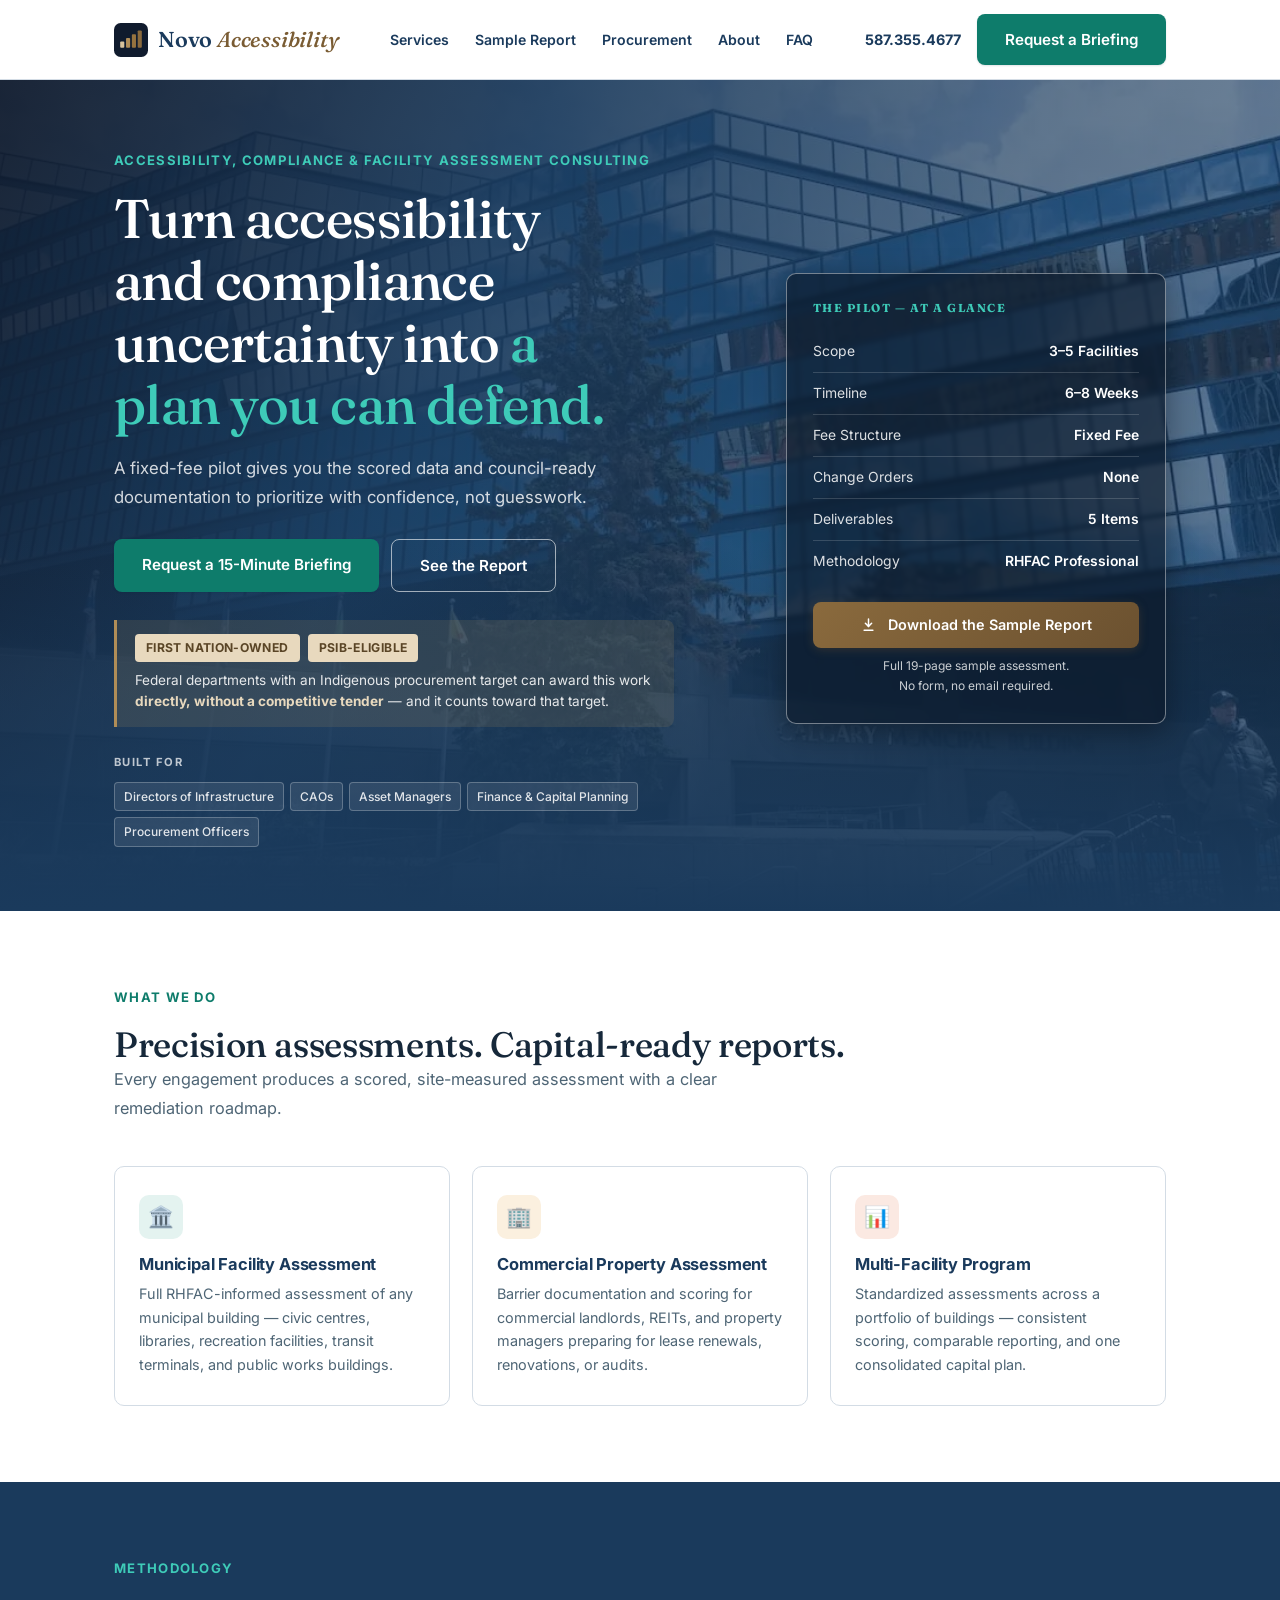
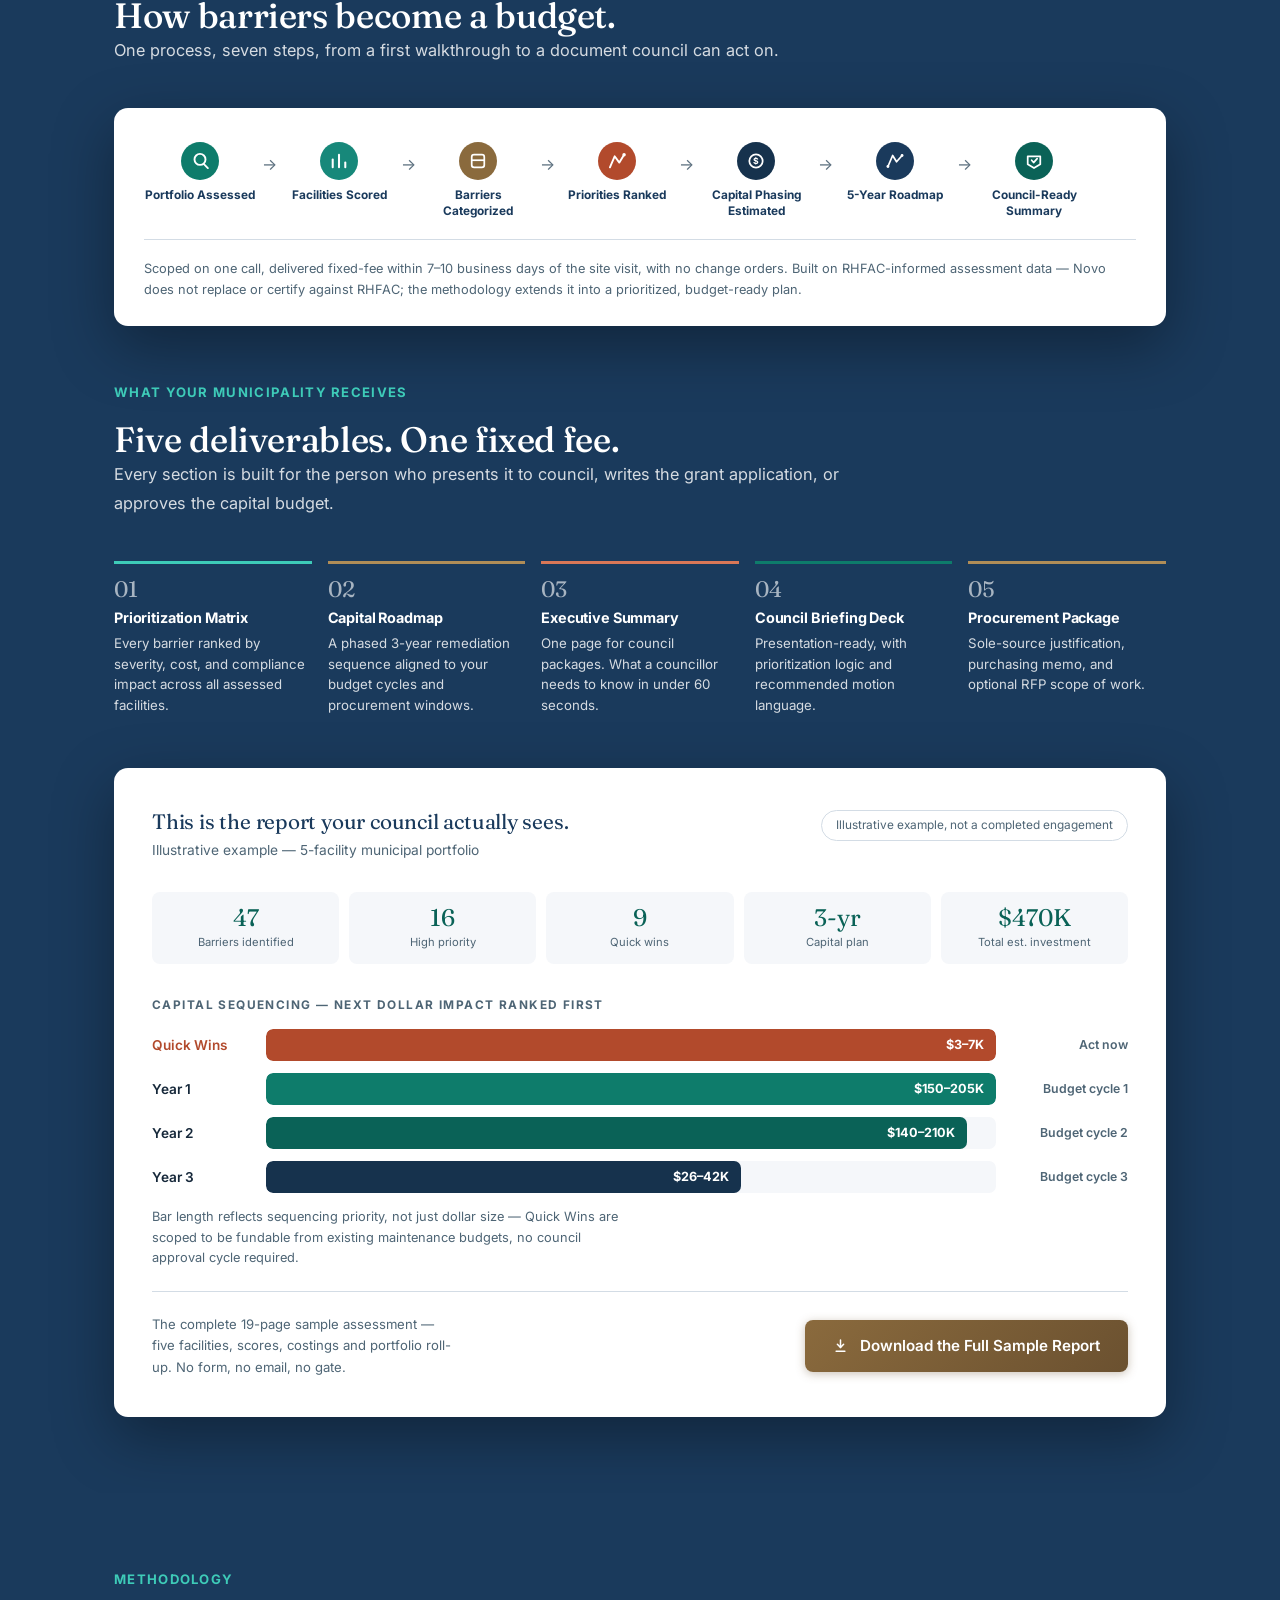
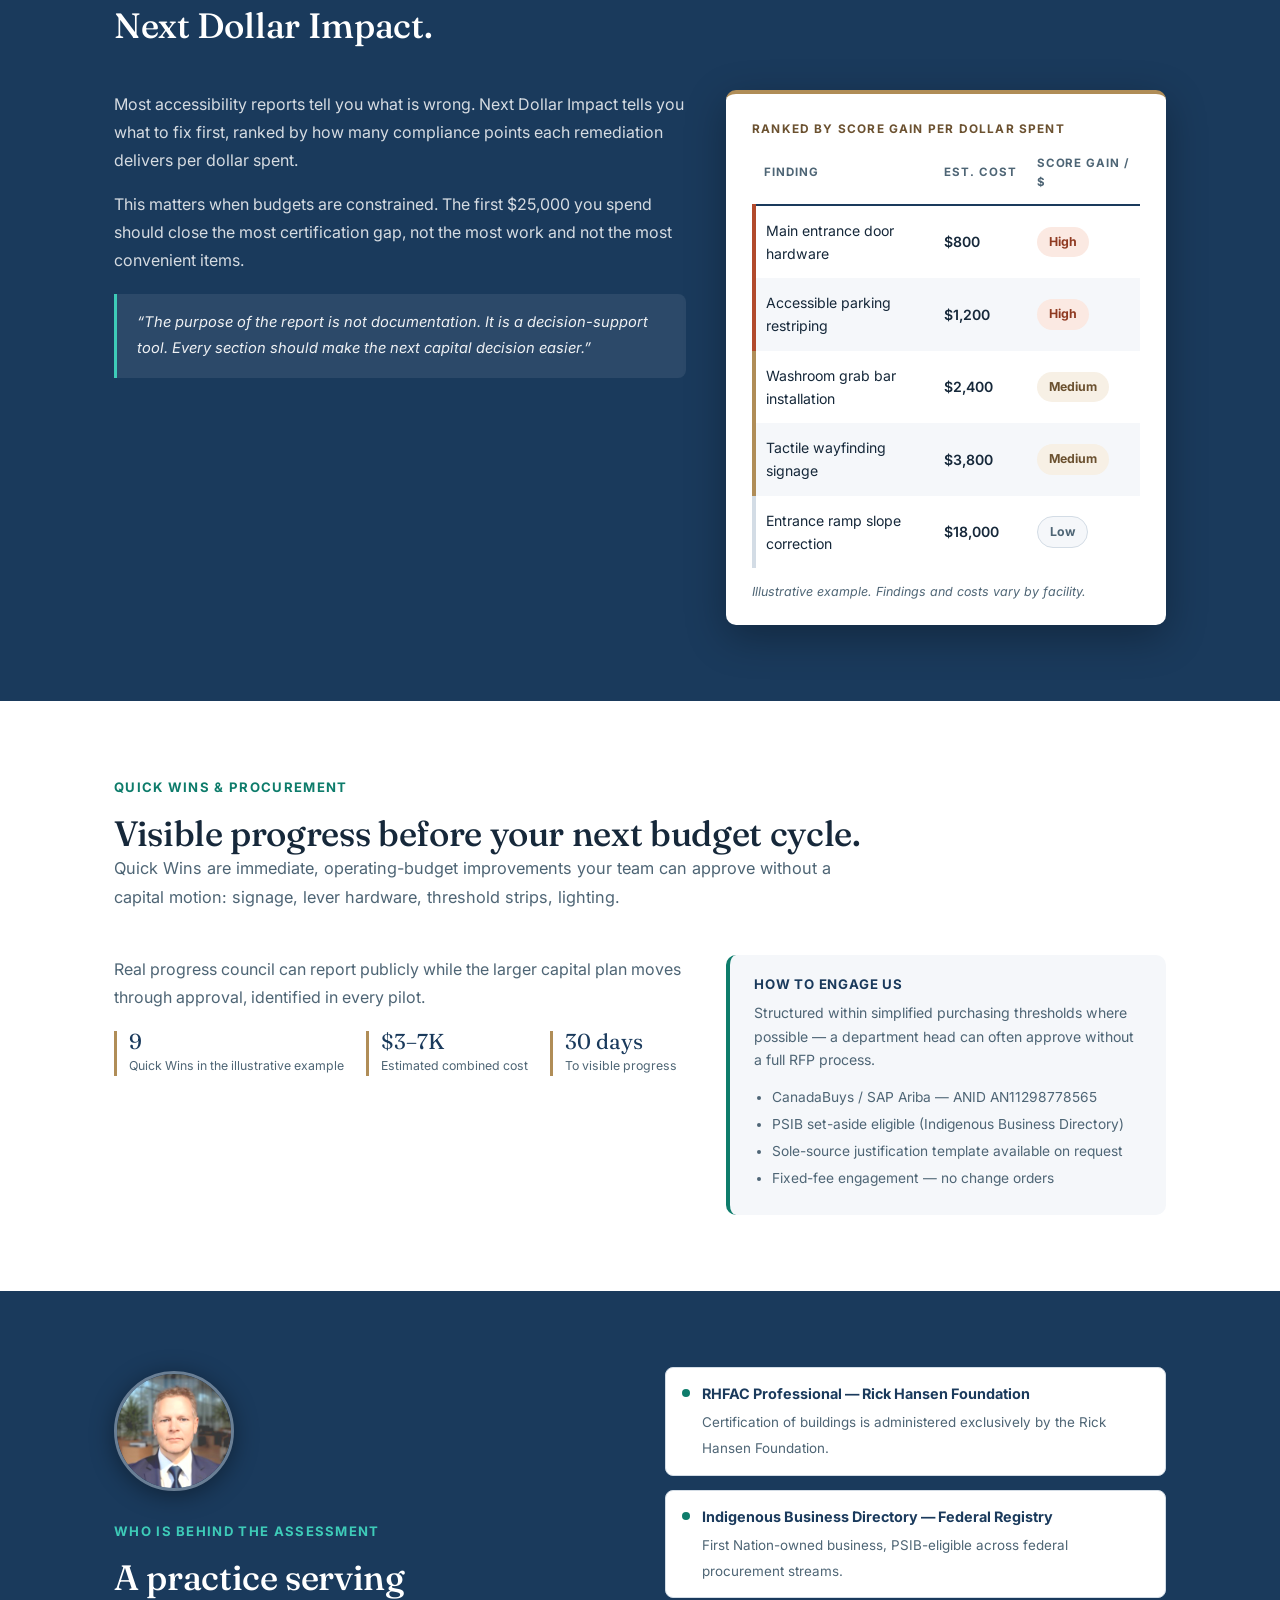
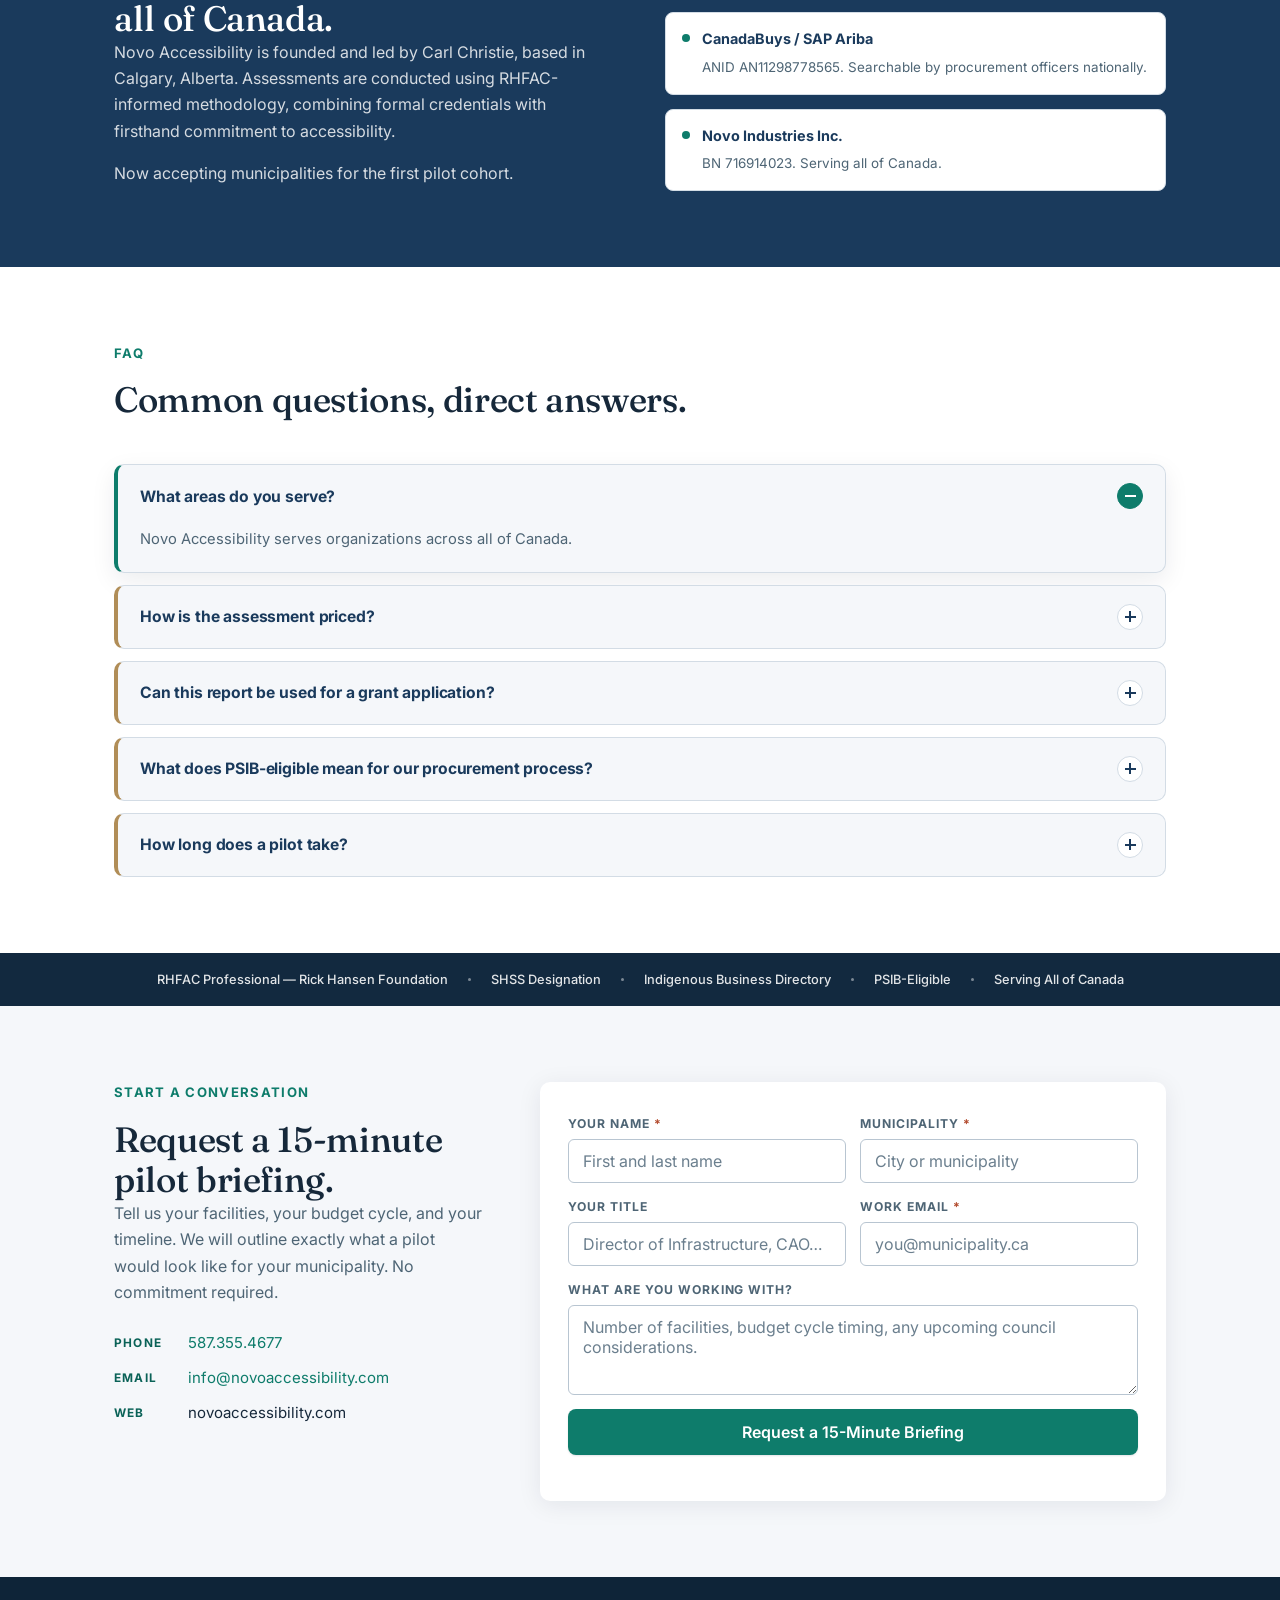
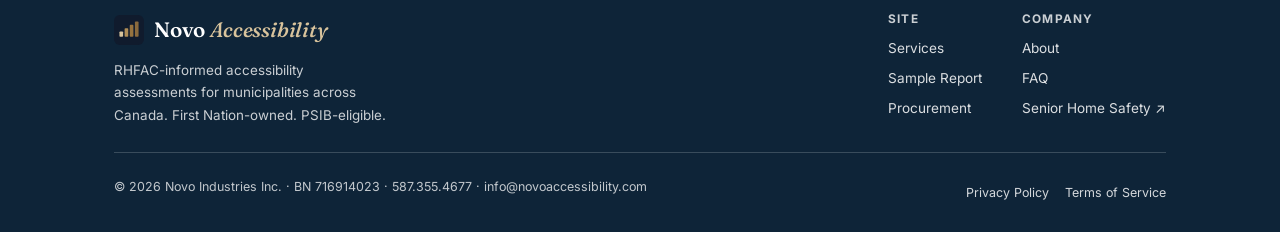
<file: index_4.html>
<!DOCTYPE html>
<html lang="en-CA">
<head>
<meta charset="UTF-8">
<meta name="viewport" content="width=device-width, initial-scale=1.0">
<title>Novo Accessibility — Municipal Accessibility Capital Planning | Canada</title>
<meta name="description" content="Council-ready accessibility capital planning for municipalities. RHFAC Professional assessments with defensible prioritization, Quick Wins, and procurement-ready deliverables in a fixed-fee pilot engagement. Serving all of Canada.">
<link rel="canonical" href="https://novoaccessibility.com/">
<meta name="theme-color" content="#1A3A5C">
<meta name="format-detection" content="telephone=no">

<!-- Social sharing: matters when a CAO forwards this link internally -->
<meta property="og:type" content="website">
<meta property="og:site_name" content="Novo Accessibility">
<meta property="og:locale" content="en_CA">
<meta property="og:url" content="https://novoaccessibility.com/">
<meta property="og:title" content="Turn accessibility uncertainty into a plan you can defend.">
<meta property="og:description" content="Fixed-fee RHFAC-informed assessments that turn barriers into a phased, council-ready capital plan. First Nation-owned. PSIB-eligible. Serving all of Canada.">
<meta property="og:image" content="https://novoaccessibility.com/og-image.jpg">
<meta property="og:image:width" content="1200">
<meta property="og:image:height" content="630">
<meta property="og:image:alt" content="Novo Accessibility — municipal accessibility capital planning">
<meta name="twitter:card" content="summary_large_image">
<meta name="twitter:title" content="Turn accessibility uncertainty into a plan you can defend.">
<meta name="twitter:description" content="Fixed-fee RHFAC-informed assessments that turn barriers into a phased, council-ready capital plan.">
<meta name="twitter:image" content="https://novoaccessibility.com/og-image.jpg">

<link rel="icon" href="favicon.svg" type="image/svg+xml">
<link rel="icon" href="favicon-32.png" sizes="32x32" type="image/png">
<link rel="apple-touch-icon" href="apple-touch-icon.png">

<link rel="preconnect" href="https://fonts.googleapis.com">
<link rel="preconnect" href="https://fonts.gstatic.com" crossorigin>
<link rel="preload" as="image" href="hero-city-hall.webp" fetchpriority="high">
<link rel="stylesheet" href="https://fonts.googleapis.com/css2?family=Fraunces:opsz,wght@9..144,400;9..144,500;9..144,600;9..144,700&family=Inter:wght@400;500;600;700&display=swap">

<script type="application/ld+json">
{
  "@context": "https://schema.org",
  "@graph": [
    {
      "@type": "ProfessionalService",
      "@id": "https://novoaccessibility.com/#organization",
      "name": "Novo Accessibility",
      "legalName": "Novo Industries Inc.",
      "alternateName": "Novo Industries Inc.",
      "description": "Municipal accessibility capital planning. RHFAC Professional assessments with council-ready, procurement-ready deliverables for municipalities across Canada.",
      "url": "https://novoaccessibility.com",
      "logo": "https://novoaccessibility.com/apple-touch-icon.png",
      "image": "https://novoaccessibility.com/og-image.jpg",
      "email": "info@novoaccessibility.com",
      "telephone": "+1-587-355-4677",
      "priceRange": "$$",
      "address": { "@type": "PostalAddress", "addressRegion": "AB", "addressCountry": "CA" },
      "areaServed": { "@type": "Country", "name": "Canada" },
      "founder": {
        "@type": "Person",
        "name": "Carl Christie",
        "jobTitle": "Founder",
        "hasCredential": {
          "@type": "EducationalOccupationalCredential",
          "credentialCategory": "Professional Designation",
          "name": "RHFAC Professional",
          "recognizedBy": { "@type": "Organization", "name": "Rick Hansen Foundation" }
        }
      },
      "identifier": [
        { "@type": "PropertyValue", "name": "Business Number", "value": "716914023" },
        { "@type": "PropertyValue", "name": "CanadaBuys / SAP Ariba ANID", "value": "AN11298778565" }
      ],
      "knowsAbout": ["Accessibility assessment","RHFAC","Municipal capital planning","Barrier removal","Accessible design","Public procurement"],
      "additionalProperty": [
        { "@type": "PropertyValue", "name": "Ownership", "value": "First Nation-owned" },
        { "@type": "PropertyValue", "name": "Federal procurement status", "value": "PSIB-eligible (Procurement Strategy for Indigenous Business)" }
      ],
      "hasOfferCatalog": {
        "@type": "OfferCatalog",
        "name": "Assessment Services",
        "itemListElement": [
          { "@type": "Offer", "itemOffered": { "@type": "Service", "name": "Municipal Facility Assessment", "description": "RHFAC-informed assessment of municipal buildings including civic centres, libraries, recreation facilities, transit terminals and public works buildings." } },
          { "@type": "Offer", "itemOffered": { "@type": "Service", "name": "Commercial Property Assessment", "description": "Barrier documentation and scoring for commercial landlords, REITs and property managers." } },
          { "@type": "Offer", "itemOffered": { "@type": "Service", "name": "Multi-Facility Program", "description": "Standardized portfolio assessments with consistent scoring and one consolidated capital plan." } }
        ]
      },
      "sameAs": ["https://novoseniorsafety.com"]
    },
    {
      "@type": "WebSite",
      "@id": "https://novoaccessibility.com/#website",
      "url": "https://novoaccessibility.com",
      "name": "Novo Accessibility",
      "publisher": { "@id": "https://novoaccessibility.com/#organization" },
      "inLanguage": "en-CA"
    },
    {
      "@type": "FAQPage",
      "@id": "https://novoaccessibility.com/#faq",
      "mainEntity": [
        { "@type": "Question", "name": "What areas do you serve?", "acceptedAnswer": { "@type": "Answer", "text": "Novo Accessibility serves organizations across all of Canada." } },
        { "@type": "Question", "name": "How is the assessment priced?", "acceptedAnswer": { "@type": "Answer", "text": "Pricing depends on facility size, number of buildings, and location. Contact us for a scoping conversation and a written fixed-fee quote. No change orders on fixed-fee work." } },
        { "@type": "Question", "name": "Can this report be used for a grant application?", "acceptedAnswer": { "@type": "Answer", "text": "Yes. The scored findings, phased capital plan, and certification pathway table are built with grant writers in mind, including CMHC and Enabling Accessibility Fund submissions." } },
        { "@type": "Question", "name": "What does PSIB-eligible mean for our procurement process?", "acceptedAnswer": { "@type": "Answer", "text": "Federal departments with an Indigenous procurement target can award contracts through the Procurement Strategy for Indigenous Business without competitive tender. Novo counts toward that target." } },
        { "@type": "Question", "name": "How long does a pilot take?", "acceptedAnswer": { "@type": "Answer", "text": "A pilot covers 3 to 5 facilities over 6 to 8 weeks, with the full report delivered within 7 to 10 business days of the final site visit." } }
      ]
    }
  ]
}
</script>

<style>
:root{
  --navy:#1A3A5C; --navy2:#12293F; --teal:#0E7C6B; --teal2:#0A6257;
  --mint:#3ECBB8; --amber:#B08D57; --coral:#D97757; --coral-deep:#B24A2C;
  --off:#F5F7FA; --white:#FFFFFF; --text:#16283A;
  --teal-tint:#EEF7F5; --amber-tint:#F7F0E5; --navy-mid:#16324D;
  --muted:#4E6575; --border:#D3DCE5; --radius:10px;
  --gold:#B08D57; --gold-deep:#7A5C33; --gold-text:#6B5130; --gold-tint:#F7F0E5;
  --on-dark:rgba(255,255,255,.82);
  --on-dark-soft:rgba(255,255,255,.68);
  --font-display:'Fraunces', Georgia, 'Times New Roman', serif;
  --font-body:'Inter', system-ui, -apple-system, 'Segoe UI', Roboto, sans-serif;
}
*,*::before,*::after{box-sizing:border-box;margin:0;padding:0;}
html{scroll-behavior:smooth;-webkit-text-size-adjust:100%;}
body{font-family:var(--font-body);font-size:16px;color:var(--text);background:var(--white);line-height:1.65;-webkit-font-smoothing:antialiased;}
.w{max-width:1100px;margin:0 auto;padding:0 24px;}
h1,h2,h3{font-family:var(--font-display);font-weight:500;line-height:1.14;letter-spacing:-.01em;text-wrap:balance;font-optical-sizing:auto;}
h1{font-size:clamp(2.1rem,4.6vw,3.4rem);font-weight:500;}
h2{font-size:clamp(1.6rem,2.9vw,2.2rem);font-weight:500;}
h3{font-size:1.03rem;font-family:var(--font-body);font-weight:700;}
p{margin-bottom:1em;} p:last-child{margin-bottom:0;}
a{color:var(--teal);text-decoration:none;}
a:hover{text-decoration:underline;}
img{max-width:100%;height:auto;}

/* Visible, high-contrast focus ring on every interactive element */
:focus-visible{outline:3px solid var(--teal);outline-offset:3px;border-radius:3px;}
.hero :focus-visible,.about-sec :focus-visible,#report :focus-visible,#ndi :focus-visible,footer :focus-visible{outline-color:var(--mint);}

/* Keyboard users can jump straight to content */
.skip-link{position:absolute;left:-9999px;top:0;z-index:200;background:var(--white);color:var(--navy);
  padding:14px 22px;font-weight:700;border:2px solid var(--teal);border-radius:0 0 8px 0;}
.skip-link:focus{left:0;}

/* Sticky nav would otherwise cover anchor targets */
[id]{scroll-margin-top:88px;}

.btn{display:inline-block;padding:13px 28px;border-radius:8px;font-family:var(--font-body);font-size:.95rem;font-weight:600;cursor:pointer;transition:background .18s,opacity .18s,transform .18s,box-shadow .18s;text-decoration:none;border:none;}
.btn:hover{text-decoration:none;}
.btn-primary{background:var(--teal);color:var(--white);box-shadow:0 1px 2px rgba(11,31,51,.12);}
.btn-primary:hover{background:var(--teal2);transform:translateY(-1px);box-shadow:0 6px 16px rgba(14,124,107,.28);}
.btn-outline-dark{background:transparent;color:var(--white);border:1.5px solid rgba(255,255,255,.6);}
.btn-outline-dark:hover{background:rgba(255,255,255,.12);border-color:rgba(255,255,255,.85);}
.btn-outline-light{background:transparent;color:var(--navy);border:1.5px solid var(--border);}
.btn-outline-light:hover{background:var(--off);border-color:var(--teal);}
.btn-gold{background:linear-gradient(135deg,#8A6A3D 0%,#6B5130 100%);color:var(--white);box-shadow:0 2px 10px rgba(107,81,48,.35);border:none;}
.btn-gold:hover{box-shadow:0 8px 22px rgba(107,81,48,.5);transform:translateY(-1px);}
.btn-gold .dl-icon{display:inline-block;margin-right:8px;vertical-align:-2px;}
.btn[disabled]{opacity:.6;cursor:not-allowed;transform:none;}
.eyebrow{font-size:.82rem;font-weight:700;text-transform:uppercase;letter-spacing:.1em;color:var(--teal);display:block;margin-bottom:16px;}
.eyebrow.on-dark{color:var(--mint);opacity:1;}
.visually-hidden{position:absolute;width:1px;height:1px;padding:0;margin:-1px;overflow:hidden;clip:rect(0 0 0 0);white-space:nowrap;border:0;}

/* NAV */
.site-header{position:sticky;top:0;z-index:100;background:var(--white);border-bottom:1px solid var(--border);}
.nav-inner{display:flex;justify-content:space-between;align-items:center;gap:16px;padding:14px 24px;max-width:1100px;margin:0 auto;}
.logo-lockup{display:flex;align-items:center;gap:10px;color:inherit;}
.logo-lockup:hover{text-decoration:none;}
.logo-icon{flex-shrink:0;display:block;width:34px;height:34px;}
.nav-logo-text{font-family:var(--font-display);font-weight:600;font-size:1.35rem;color:var(--navy);letter-spacing:-.01em;display:flex;align-items:baseline;gap:5px;white-space:nowrap;}
.nav-logo-text .mark{font-style:italic;font-weight:500;color:var(--gold-deep);}
.nav-links{display:flex;gap:26px;align-items:center;}
.nav-links a{font-size:.88rem;font-weight:600;color:var(--navy);}
.nav-links a:hover{color:var(--teal);}
.nav-right{display:flex;align-items:center;gap:16px;}
.nav-phone{font-size:.9rem;font-weight:700;color:var(--navy);white-space:nowrap;}
.nav-phone:hover{color:var(--teal);}
@media (max-width:1040px){ .nav-phone{display:none;} }
.nav-toggle{display:none;align-items:center;gap:8px;background:var(--white);border:1.5px solid var(--border);border-radius:8px;
  padding:9px 13px;font-family:var(--font-body);font-size:.85rem;font-weight:600;color:var(--navy);cursor:pointer;}
.nav-toggle:hover{border-color:var(--teal);}
.nav-toggle svg{display:block;}
.nav-toggle .icon-close{display:none;}
.nav-toggle[aria-expanded="true"] .icon-open{display:none;}
.nav-toggle[aria-expanded="true"] .icon-close{display:block;}
.mobile-panel{display:none;border-top:1px solid var(--border);background:var(--white);padding:8px 24px 18px;}
.mobile-panel a{display:block;padding:13px 4px;font-size:1rem;font-weight:600;color:var(--navy);border-bottom:1px solid var(--border);}
.mobile-panel a:last-of-type{border-bottom:none;}
.mobile-panel .btn{display:block;text-align:center;margin-top:14px;}
@media (max-width:900px){
  .nav-links{display:none;}
  .nav-right .btn-primary{display:none;}
  .nav-toggle{display:inline-flex;}
  .mobile-panel[data-open="true"]{display:block;}
}

/* HERO — navy paints instantly; the photo layers on top without blocking text */
.hero{background-color:var(--navy);padding:70px 0 64px;position:relative;overflow:hidden;}
.hero::before{content:"";position:absolute;inset:0;pointer-events:none;
  background-image:
    linear-gradient(115deg, rgba(16,27,45,.95) 0%, rgba(26,58,92,.92) 34%, rgba(26,58,92,.7) 62%, rgba(26,58,92,.55) 100%),
    url('hero-city-hall.webp');
  background-position:center, center 38%;
  background-size:auto, cover;
  background-repeat:no-repeat, no-repeat;}
.hero::after{content:"";position:absolute;inset:0;pointer-events:none;
  background:linear-gradient(180deg,rgba(26,58,92,0) 55%,var(--navy) 100%);}
.hero-inner{display:grid;grid-template-columns:1.15fr 380px;gap:56px;align-items:center;position:relative;z-index:1;}
.hero h1{color:var(--white);margin-bottom:18px;}
.hero h1 em{color:var(--mint);font-style:normal;}
.hero-sub{font-size:1.05rem;color:var(--on-dark);margin-bottom:26px;line-height:1.75;max-width:52ch;text-wrap:pretty;}
.role-tags{display:flex;flex-wrap:wrap;gap:6px;margin-bottom:0;list-style:none;}
.role-tag{background:rgba(255,255,255,.09);border:1px solid rgba(255,255,255,.24);border-radius:4px;padding:4px 9px;font-size:.75rem;color:rgba(255,255,255,.86);font-weight:500;}
.hero-for-label{font-size:.7rem;font-weight:700;text-transform:uppercase;letter-spacing:.13em;color:rgba(255,255,255,.72);margin:26px 0 10px;}

/* First Nation-owned / PSIB — the reason a federal buyer can award directly */
.fn-strip{margin-top:28px;border-left:3px solid var(--gold);background:rgba(176,141,87,.16);
  border-radius:0 8px 8px 0;padding:14px 18px;max-width:56ch;}
.fn-pills{display:flex;flex-wrap:wrap;gap:8px;margin-bottom:8px;list-style:none;}
.fn-pill{display:inline-block;background:#E8D9BE;color:#5A4526;border-radius:4px;
  padding:4px 11px;font-size:.76rem;font-weight:700;letter-spacing:.03em;text-transform:uppercase;}
.fn-note{font-size:.85rem;color:rgba(255,255,255,.88);line-height:1.6;margin:0;}
.fn-note strong{color:#E8D9BE;font-weight:700;}
.hero-ctas{display:flex;gap:12px;flex-wrap:wrap;}
.hero-card{background:rgba(11,24,40,.62);border:1.5px solid rgba(255,255,255,.42);border-radius:var(--radius);padding:28px 26px;box-shadow:0 8px 30px rgba(0,0,0,.35);backdrop-filter:blur(2px);}
.hero-card-label{font-size:.72rem;font-weight:700;text-transform:uppercase;letter-spacing:.13em;color:var(--mint);margin-bottom:16px;}
.pilot-specs{list-style:none;margin-bottom:20px;}
.pilot-specs li{display:flex;justify-content:space-between;align-items:center;gap:12px;padding:9px 0;border-bottom:1px solid rgba(255,255,255,.16);font-size:.87rem;}
.pilot-specs li:last-child{border-bottom:none;}
.spec-label{color:rgba(255,255,255,.86);}
.spec-val{color:var(--white);font-weight:600;text-align:right;}
.hero-dl a{width:100%;text-align:center;display:block;font-size:.9rem;padding:11px 18px;}
.hero-dl-note{font-size:.75rem;color:rgba(255,255,255,.78);margin-top:8px;text-align:center;text-wrap:balance;}

/* GENERIC SECTION */
section{padding:76px 0;}
.sec-head{max-width:760px;margin-bottom:44px;}
.sec-head p{font-size:1.02rem;color:var(--muted);line-height:1.75;text-wrap:pretty;}
.sec-head.on-dark p{color:var(--on-dark);}
.sec-head.on-dark h2{color:var(--white);}

/* SERVICES */
.services-grid{display:grid;grid-template-columns:repeat(3,1fr);gap:22px;list-style:none;}
.svc-card{border:1px solid var(--border);border-radius:var(--radius);padding:28px 24px;transition:box-shadow .2s,transform .2s;}
.svc-card:hover{box-shadow:0 10px 30px rgba(11,31,51,.08);transform:translateY(-2px);}
.icon-badge{width:44px;height:44px;border-radius:10px;display:flex;align-items:center;justify-content:center;margin-bottom:16px;font-size:1.3rem;}
.badge-teal{background:#E4F3F0;}
.badge-amber{background:#FBF0DF;}
.badge-coral{background:#FBE9E2;}
.svc-card h3{color:var(--navy);margin-bottom:8px;}
.svc-card p{font-size:.9rem;color:var(--muted);}

/* METHODOLOGY FLOW */
.flow-card{background:var(--white);border-radius:14px;padding:34px 30px 26px;box-shadow:0 20px 60px rgba(0,0,0,.35);}
.flow-track{display:flex;align-items:flex-start;flex-wrap:wrap;gap:18px 6px;list-style:none;counter-reset:step;}
.flow-step{display:flex;flex-direction:column;align-items:center;text-align:center;width:112px;}
.flow-n{width:38px;height:38px;border-radius:50%;display:flex;align-items:center;justify-content:center;margin-bottom:8px;flex-shrink:0;}
.flow-label{font-size:.74rem;font-weight:700;color:var(--navy);line-height:1.3;}
.flow-arrow{color:#5C707F;font-size:1rem;margin-top:9px;flex-shrink:0;}
.flow-foot{font-size:.8rem;color:var(--muted);margin-top:20px;padding-top:18px;border-top:1px solid var(--border);}
@media (max-width:820px){.flow-arrow{display:none;}.flow-track{gap:20px;}.flow-step{width:30%;}}

/* DELIVERABLES */
.deliverables-grid{display:grid;grid-template-columns:repeat(5,1fr);gap:16px;margin-bottom:52px;list-style:none;}
.d-card{border-top:3px solid var(--teal);padding-top:14px;}
.d-card-dark{border-top-color:var(--mint);}
.d-card-dark .d-n{color:rgba(255,255,255,.62);}
.d-card:nth-child(2){border-top-color:var(--amber);}
.d-card:nth-child(3){border-top-color:var(--coral);}
.d-card:nth-child(4){border-top-color:var(--teal);}
.d-card:nth-child(5){border-top-color:var(--amber);}
.d-n{font-family:var(--font-display);font-size:1.4rem;line-height:1;margin-bottom:8px;}
.d-card h3{font-size:.9rem;margin-bottom:6px;line-height:1.3;color:var(--white);}
.d-card p{font-size:.83rem;line-height:1.55;color:var(--on-dark);}

/* PROOF PANEL */
.proof{background:var(--white);border-radius:14px;padding:42px 38px 38px;box-shadow:0 20px 60px rgba(0,0,0,.35);}
.proof-top{display:flex;justify-content:space-between;align-items:flex-start;flex-wrap:wrap;gap:20px;margin-bottom:30px;}
.proof-title h3{font-family:var(--font-display);font-size:1.3rem;font-weight:400;color:var(--navy);margin-bottom:6px;}
.proof-title p{font-size:.86rem;color:var(--muted);}
.proof-tag{font-size:.74rem;color:var(--muted);border:1px solid var(--border);border-radius:20px;padding:5px 14px;white-space:nowrap;}
.proof-stats{display:grid;grid-template-columns:repeat(5,1fr);gap:10px;margin-bottom:32px;list-style:none;}
.p-stat{background:var(--off);border-radius:8px;padding:14px 10px;text-align:center;}
.p-val{font-family:var(--font-display);font-size:1.5rem;color:var(--teal2);line-height:1;margin-bottom:5px;}
.p-lbl{font-size:.7rem;color:var(--muted);line-height:1.3;}
.roadmap-label{font-size:.74rem;font-weight:700;text-transform:uppercase;letter-spacing:.12em;color:var(--muted);margin-bottom:14px;}
.roadmap{display:flex;flex-direction:column;gap:12px;margin-bottom:14px;list-style:none;}
.rm-row{display:grid;grid-template-columns:100px 1fr 118px;gap:14px;align-items:center;}
.rm-name{font-size:.85rem;font-weight:600;color:var(--text);}
.rm-track{background:var(--off);border-radius:7px;height:32px;overflow:hidden;}
.rm-fill{height:100%;border-radius:7px;min-width:56px;display:flex;align-items:center;justify-content:flex-end;padding:0 12px;}
.rm-inline-cost{font-size:.79rem;font-weight:700;color:var(--white);white-space:nowrap;}
.rm-cost{font-size:.77rem;color:var(--muted);font-weight:600;text-align:right;}
.rm-highlight .rm-name{color:var(--coral-deep);}
.roadmap-note{font-size:.8rem;color:var(--muted);line-height:1.6;max-width:60ch;}
.proof-dl{display:flex;justify-content:space-between;align-items:center;flex-wrap:wrap;gap:16px;border-top:1px solid var(--border);padding-top:22px;margin-top:22px;}
.proof-dl p{font-size:.82rem;color:var(--muted);margin-bottom:0;max-width:38ch;}

/* NEXT DOLLAR IMPACT */
.qw-proc{display:grid;grid-template-columns:1.3fr 1fr;gap:40px;align-items:start;}
.qw-facts{display:flex;gap:22px;margin-top:20px;flex-wrap:wrap;list-style:none;}
.qw-fact{border-left:3px solid var(--amber);padding-left:12px;}
.qw-fact-val{font-family:var(--font-display);font-size:1.35rem;color:var(--navy);line-height:1;}
.qw-fact-lbl{font-size:.77rem;color:var(--muted);margin-top:3px;}
.proc-note{background:var(--off);border-radius:var(--radius);border-left:4px solid var(--teal);padding:22px 24px;}
.proc-note h3{font-size:.83rem;color:var(--navy);margin-bottom:8px;text-transform:uppercase;letter-spacing:.06em;}
.proc-note p{font-size:.88rem;color:var(--muted);line-height:1.7;}
.proc-note ul{margin:10px 0 0 18px;font-size:.86rem;color:var(--muted);}
.proc-note li{margin-bottom:4px;}
.ndi-intro p{font-size:1rem;color:var(--on-dark);line-height:1.75;}
.ndi-table-wrap{background:var(--white);border-radius:var(--radius);padding:26px 26px 22px;box-shadow:0 12px 40px rgba(0,0,0,.3);border-top:4px solid var(--gold);overflow-x:auto;}
.ndi-caption{font-size:.74rem;font-weight:700;text-transform:uppercase;letter-spacing:.1em;color:var(--gold-text);margin-bottom:14px;text-align:left;}
.ndi-table{width:100%;border-collapse:collapse;font-size:.88rem;min-width:340px;}
.ndi-table th{font-size:.72rem;font-weight:700;text-transform:uppercase;letter-spacing:.08em;color:var(--muted);
  padding:0 10px 12px;border-bottom:2px solid var(--navy);text-align:left;}
.ndi-table th:nth-child(2),.ndi-table td:nth-child(2){white-space:nowrap;}
.ndi-table td{padding:13px 10px;color:var(--text);vertical-align:middle;border-left:4px solid transparent;}
.ndi-table td:not(:first-child){border-left:none;}
.ndi-table tbody tr:nth-child(even){background:var(--off);}
.ndi-tier-high td:first-child{border-left-color:var(--coral-deep);}
.ndi-tier-med td:first-child{border-left-color:var(--gold);}
.ndi-tier-low td:first-child{border-left-color:var(--border);}
.ndi-cost{font-weight:600;color:var(--navy);}
.ndi-badge{display:inline-flex;align-items:center;gap:6px;font-size:.77rem;font-weight:700;padding:5px 12px;border-radius:20px;white-space:nowrap;}
.ndi-high{background:#FBE9E2;color:#8F3A21;}
.ndi-med{background:var(--gold-tint);color:var(--gold-text);}
.ndi-low{background:var(--off);color:var(--muted);border:1px solid var(--border);}
.ndi-foot{font-size:.78rem;color:var(--muted);margin-top:14px;font-style:italic;}
.ndi-quote{background:rgba(255,255,255,.08);border-left:3px solid var(--mint);border-radius:0 8px 8px 0;padding:16px 20px;margin-top:20px;}
.ndi-quote p{font-style:italic;color:rgba(255,255,255,.92);font-size:.92rem;margin-bottom:0;}

/* ABOUT */
.about-sec{background:var(--navy);}
.about-sec h2{color:var(--white);}
.about-inner{display:grid;grid-template-columns:1fr 1fr;gap:50px;align-items:center;}
.about-inner p{font-size:1rem;color:var(--on-dark);}
.about-note{font-size:.87rem;color:rgba(255,255,255,.72);}
.credential-list{list-style:none;display:flex;flex-direction:column;gap:14px;}
.credential-list li{display:flex;gap:12px;align-items:flex-start;background:var(--white);border:1px solid var(--border);border-radius:8px;padding:14px 16px;}
.about-photo-wrap{margin-bottom:22px;}
.about-photo{width:120px;height:120px;border-radius:50%;object-fit:cover;border:3px solid rgba(255,255,255,.35);box-shadow:0 4px 24px rgba(0,0,0,.4);}
.cred-dot{width:8px;height:8px;border-radius:50%;background:var(--teal);margin-top:7px;flex-shrink:0;}
.credential-list strong{display:block;color:var(--navy);font-size:.9rem;margin-bottom:2px;}
.credential-list span.cred-desc{font-size:.84rem;color:var(--muted);}

/* FAQ */
.faq-list{display:flex;flex-direction:column;gap:12px;}
.faq-item{background:var(--off);border:1px solid var(--border);border-left:4px solid var(--gold);border-radius:10px;transition:box-shadow .2s,border-color .2s;overflow:hidden;}
.faq-item[open]{border-left-color:var(--teal);box-shadow:0 8px 24px rgba(11,31,51,.08);}
.faq-item summary{list-style:none;cursor:pointer;display:flex;justify-content:space-between;align-items:center;gap:16px;padding:18px 22px;}
.faq-item summary::-webkit-details-marker{display:none;}
.faq-item summary h3{color:var(--navy);font-size:.98rem;margin-bottom:0;}
.faq-plus{flex-shrink:0;width:26px;height:26px;border-radius:50%;background:var(--white);border:1.5px solid var(--border);display:flex;align-items:center;justify-content:center;position:relative;transition:background .2s,border-color .2s;}
.faq-plus::before,.faq-plus::after{content:"";position:absolute;background:var(--navy);transition:opacity .2s;}
.faq-plus::before{width:11px;height:2px;}
.faq-plus::after{width:2px;height:11px;}
.faq-item[open] .faq-plus{background:var(--teal);border-color:var(--teal);}
.faq-item[open] .faq-plus::before,.faq-item[open] .faq-plus::after{background:var(--white);}
.faq-item[open] .faq-plus::after{opacity:0;}
.faq-item p{font-size:.92rem;color:var(--muted);padding:0 22px 20px;}

/* TRUST BAR */
.trust-bar{background:var(--navy2);padding:16px 0;}
.trust-inner{display:flex;flex-wrap:wrap;gap:8px 20px;align-items:center;justify-content:center;list-style:none;}
.trust-item{font-size:.8rem;color:rgba(255,255,255,.88);font-weight:500;display:flex;align-items:center;gap:20px;}
.trust-item::after{content:"";width:3px;height:3px;border-radius:50%;background:rgba(255,255,255,.45);display:inline-block;}
.trust-item:last-child::after{display:none;}

/* CONTACT */
.contact-sec{background:var(--off);}
.contact-inner{display:grid;grid-template-columns:1fr 1fr;gap:56px;align-items:start;}
.contact-left p{font-size:1rem;color:var(--muted);}
.contact-detail{margin-top:26px;display:flex;flex-direction:column;gap:10px;}
.c-row{display:flex;align-items:center;gap:10px;flex-wrap:wrap;}
.c-label{font-size:.74rem;font-weight:700;text-transform:uppercase;letter-spacing:.1em;color:var(--teal2);min-width:64px;}
.c-val{font-size:.94rem;color:var(--text);}
.contact-form{background:var(--white);border-radius:var(--radius);padding:32px 28px;box-shadow:0 4px 24px rgba(11,31,51,.08);}
.form-row{display:grid;grid-template-columns:1fr 1fr;gap:14px;}
.form-group{display:flex;flex-direction:column;gap:5px;margin-bottom:14px;}
.form-group label{font-size:.76rem;font-weight:700;text-transform:uppercase;letter-spacing:.08em;color:var(--muted);}
.form-group .req{color:var(--coral-deep);}
.form-group input,.form-group textarea{padding:11px 14px;border-radius:6px;border:1.5px solid #B8C5D1;font-family:var(--font-body);font-size:1rem;color:var(--text);background:var(--white);outline:none;transition:border-color .15s,box-shadow .15s;}
.form-group input:focus,.form-group textarea:focus{border-color:var(--teal);box-shadow:0 0 0 3px rgba(14,124,107,.18);}
.form-group input::placeholder,.form-group textarea::placeholder{color:#6B7F8E;}
.form-group textarea{resize:vertical;min-height:90px;}
.form-submit .btn{width:100%;text-align:center;font-size:1rem;padding:13px;}
.form-hp{position:absolute;left:-9999px;width:1px;height:1px;overflow:hidden;}
.form-status{margin-top:14px;font-size:.9rem;font-weight:600;}
.form-status[data-state="error"]{color:#8F3A21;}
.form-success{text-align:center;padding:20px 0;}
.form-success h3{color:var(--navy);margin-bottom:8px;font-family:var(--font-display);font-size:1.3rem;font-weight:500;}
.form-success p{color:var(--muted);font-size:.94rem;}

footer{background:#0E2438;padding:36px 0 22px;}
.footer-top{display:flex;justify-content:space-between;flex-wrap:wrap;gap:24px;margin-bottom:24px;padding-bottom:24px;border-bottom:1px solid rgba(255,255,255,.18);}
.footer-logo-text{font-family:var(--font-display);font-weight:600;font-size:1.3rem;color:var(--white);letter-spacing:-.01em;display:flex;align-items:baseline;gap:5px;}
.footer-logo-text .mark{font-style:italic;font-weight:500;color:#D8C39C;}
.footer-blurb{font-size:.84rem;color:rgba(255,255,255,.78);max-width:34ch;}
.footer-nav{display:flex;gap:40px;flex-wrap:wrap;}
.footer-col h2{font-size:.74rem;text-transform:uppercase;letter-spacing:.1em;color:rgba(255,255,255,.78);margin-bottom:10px;font-family:var(--font-body);font-weight:700;}
.footer-col a{display:block;font-size:.85rem;color:rgba(255,255,255,.85);margin-bottom:8px;}
.footer-col a:hover{color:var(--mint);}
.footer-inner{display:flex;justify-content:space-between;align-items:center;flex-wrap:wrap;gap:10px;}
.footer-copy{font-size:.78rem;color:rgba(255,255,255,.75);}
.footer-legal{display:flex;gap:16px;}
.footer-legal a{font-size:.78rem;color:rgba(255,255,255,.82);}
.footer-legal a:hover{color:var(--white);}

@media (max-width:860px){
  .hero-inner,.contact-inner,.about-inner{grid-template-columns:1fr;gap:36px;}
  .services-grid{grid-template-columns:1fr 1fr;}
  .deliverables-grid{grid-template-columns:repeat(2,1fr);}
  .proof-stats{grid-template-columns:repeat(2,1fr);}
  .qw-proc{grid-template-columns:1fr;}
  .proof{padding:28px 22px;}
  .rm-row{grid-template-columns:74px 1fr 82px;gap:8px;}
  .rm-inline-cost{font-size:.72rem;}
  .rm-cost{font-size:.7rem;}
  .rm-name{font-size:.76rem;}
}
@media (max-width:520px){
  .services-grid,.deliverables-grid{grid-template-columns:1fr;}
  .form-row{grid-template-columns:1fr;}
  section{padding:52px 0;}
  .hero{padding:52px 0;}
  .flow-card{padding:24px 20px 20px;}
  .nav-logo-text{font-size:1.15rem;}
}

/* Respect the OS "reduce motion" setting — a real accessibility requirement */
@media (prefers-reduced-motion: reduce){
  html{scroll-behavior:auto;}
  *,*::before,*::after{animation-duration:.001ms !important;animation-iteration-count:1 !important;transition-duration:.001ms !important;}
  .btn:hover,.svc-card:hover{transform:none;}
}

/* Municipal staff print pages for council packages */
@media print{
  .site-header,.nav-toggle,.mobile-panel,.hero-ctas,.contact-form,.skip-link{display:none !important;}
  body{font-size:11pt;color:#000;background:#fff;}
  .hero,.about-sec,#report,#ndi,footer,.trust-bar{background:#fff !important;color:#000 !important;}
  .hero::before,.hero::after{display:none !important;}
  .hero h1,.hero h1 em,.sec-head.on-dark h2,.d-card h3,.footer-logo-text{color:#000 !important;}
  .hero-sub,.sec-head.on-dark p,.d-card p,.about-inner p,.ndi-intro p,.footer-blurb,.footer-copy{color:#222 !important;}
  .proof,.flow-card,.ndi-table-wrap,.hero-card{box-shadow:none;border:1px solid #999;}
  section{padding:20px 0;page-break-inside:avoid;}
  a[href^="http"]::after{content:" (" attr(href) ")";font-size:9pt;color:#555;}
}
</style>
</head>
<body>

<a class="skip-link" href="#main">Skip to main content</a>

<header class="site-header">
  <div class="nav-inner">
    <a href="/" class="logo-lockup" aria-label="Novo Accessibility — home">
      <svg class="logo-icon" viewBox="0 0 512 512" xmlns="http://www.w3.org/2000/svg" aria-hidden="true" focusable="false">
        <rect width="512" height="512" rx="100" fill="#101B2D"/>
        <rect x="93" y="280" width="62" height="92" rx="14" fill="#D8C39C"/>
        <rect x="181" y="224" width="62" height="148" rx="14" fill="#B08D57"/>
        <rect x="269" y="168" width="62" height="204" rx="14" fill="#96733F"/>
        <rect x="357" y="112" width="62" height="260" rx="14" fill="#8A6A3D"/>
      </svg>
      <span class="nav-logo-text">Novo <span class="mark">Accessibility</span></span>
    </a>

    <nav class="nav-links" aria-label="Primary">
      <a href="#services">Services</a>
      <a href="#report">Sample Report</a>
      <a href="#procurement">Procurement</a>
      <a href="#about">About</a>
      <a href="#faq">FAQ</a>
    </nav>

    <div class="nav-right">
      <a href="tel:+15873554677" class="nav-phone">587.355.4677</a>
      <a href="#contact" class="btn btn-primary">Request a Briefing</a>
      <button type="button" class="nav-toggle" id="nav-toggle" aria-expanded="false" aria-controls="mobile-panel">
        <svg class="icon-open" width="18" height="18" viewBox="0 0 24 24" fill="none" stroke="currentColor" stroke-width="2.2" stroke-linecap="round" aria-hidden="true" focusable="false"><path d="M3 6h18"/><path d="M3 12h18"/><path d="M3 18h18"/></svg>
        <svg class="icon-close" width="18" height="18" viewBox="0 0 24 24" fill="none" stroke="currentColor" stroke-width="2.2" stroke-linecap="round" aria-hidden="true" focusable="false"><path d="M5 5l14 14"/><path d="M19 5L5 19"/></svg>
        Menu
      </button>
    </div>
  </div>

  <nav class="mobile-panel" id="mobile-panel" data-open="false" aria-label="Primary, mobile">
    <a href="#services">Services</a>
    <a href="#report">Sample Report</a>
    <a href="#procurement">Procurement</a>
    <a href="#about">About</a>
    <a href="#faq">FAQ</a>
    <a href="tel:+15873554677">Call 587.355.4677</a>
    <a href="#contact" class="btn btn-primary">Request a Briefing</a>
  </nav>
</header>

<main id="main">

<section class="hero" aria-labelledby="hero-title">
  <div class="w hero-inner">
    <div>
      <span class="eyebrow on-dark">Accessibility, Compliance &amp; Facility Assessment Consulting</span>
      <h1 id="hero-title">Turn accessibility and compliance uncertainty into <em>a plan you can defend.</em></h1>
      <p class="hero-sub">A fixed-fee pilot gives you the scored data and council-ready documentation to prioritize with confidence, not guesswork.</p>
      <div class="hero-ctas">
        <a href="#contact" class="btn btn-primary">Request a 15-Minute Briefing</a>
        <a href="#report" class="btn btn-outline-dark">See the Report</a>
      </div>
      <div class="fn-strip">
        <ul class="fn-pills">
          <li class="fn-pill">First Nation-Owned</li>
          <li class="fn-pill">PSIB-Eligible</li>
        </ul>
        <p class="fn-note">Federal departments with an Indigenous procurement target can award this work <strong>directly, without a competitive tender</strong> — and it counts toward that target.</p>
      </div>

      <p class="hero-for-label" id="built-for">Built for</p>
      <ul class="role-tags" aria-labelledby="built-for">
        <li class="role-tag">Directors of Infrastructure</li>
        <li class="role-tag">CAOs</li>
        <li class="role-tag">Asset Managers</li>
        <li class="role-tag">Finance &amp; Capital Planning</li>
        <li class="role-tag">Procurement Officers</li>
      </ul>
    </div>
    <div>
      <div class="hero-card">
        <h2 class="hero-card-label">The Pilot — At a Glance</h2>
        <ul class="pilot-specs">
          <li><span class="spec-label">Scope</span><span class="spec-val">3–5 Facilities</span></li>
          <li><span class="spec-label">Timeline</span><span class="spec-val">6–8 Weeks</span></li>
          <li><span class="spec-label">Fee Structure</span><span class="spec-val">Fixed Fee</span></li>
          <li><span class="spec-label">Change Orders</span><span class="spec-val">None</span></li>
          <li><span class="spec-label">Deliverables</span><span class="spec-val">5 Items</span></li>
          <li><span class="spec-label">Methodology</span><span class="spec-val">RHFAC Professional</span></li>
        </ul>
        <div class="hero-dl">
          <a href="Novo_Accessibility_Sample_Report_Clearwater.pdf" download class="btn btn-gold">
            <svg class="dl-icon" width="15" height="15" viewBox="0 0 24 24" fill="none" stroke="currentColor" stroke-width="2.4" stroke-linecap="round" stroke-linejoin="round" aria-hidden="true" focusable="false"><path d="M12 3v12"/><path d="M7 10l5 5 5-5"/><path d="M5 21h14"/></svg>
            Download the Sample Report <span class="visually-hidden">(PDF)</span>
          </a>
          <p class="hero-dl-note">Full 19-page sample assessment.<br>No form, no email required.</p>
        </div>
      </div>
    </div>
  </div>
</section>

<section id="services" aria-labelledby="services-title">
  <div class="w">
    <div class="sec-head">
      <span class="eyebrow">What We Do</span>
      <h2 id="services-title">Precision assessments. Capital-ready reports.</h2>
      <p>Every engagement produces a scored, site-measured assessment with a clear remediation roadmap.</p>
    </div>
    <ul class="services-grid">
      <li class="svc-card">
        <div class="icon-badge badge-teal" aria-hidden="true">🏛️</div>
        <h3>Municipal Facility Assessment</h3>
        <p>Full RHFAC-informed assessment of any municipal building — civic centres, libraries, recreation facilities, transit terminals, and public works buildings.</p>
      </li>
      <li class="svc-card">
        <div class="icon-badge badge-amber" aria-hidden="true">🏢</div>
        <h3>Commercial Property Assessment</h3>
        <p>Barrier documentation and scoring for commercial landlords, REITs, and property managers preparing for lease renewals, renovations, or audits.</p>
      </li>
      <li class="svc-card">
        <div class="icon-badge badge-coral" aria-hidden="true">📊</div>
        <h3>Multi-Facility Program</h3>
        <p>Standardized assessments across a portfolio of buildings — consistent scoring, comparable reporting, and one consolidated capital plan.</p>
      </li>
    </ul>
  </div>
</section>

<section id="report" style="background:var(--navy);" aria-labelledby="report-title">
  <div class="w">
    <div class="sec-head on-dark">
      <span class="eyebrow on-dark">Methodology</span>
      <h2 id="report-title">How barriers become a budget.</h2>
      <p>One process, seven steps, from a first walkthrough to a document council can act on.</p>
    </div>

    <div class="flow-card">
      <ol class="flow-track">
        <li class="flow-step">
          <div class="flow-n" style="background:#0E7C6B;" aria-hidden="true"><svg viewBox="-14 -14 28 28" width="22" height="22" focusable="false"><circle cx="0" cy="-2" r="7" fill="none" stroke="white" stroke-width="2.4"/><line x1="5" y1="4" x2="10" y2="9" stroke="white" stroke-width="2.4" stroke-linecap="round"/></svg></div>
          <span class="flow-label">Portfolio Assessed</span>
        </li>
        <li class="flow-arrow" aria-hidden="true">→</li>
        <li class="flow-step">
          <div class="flow-n" style="background:#17887A;" aria-hidden="true"><svg viewBox="-14 -14 28 28" width="22" height="22" focusable="false"><line x1="-8" y1="8" x2="-8" y2="-2" stroke="white" stroke-width="2.6" stroke-linecap="round"/><line x1="0" y1="8" x2="0" y2="-8" stroke="white" stroke-width="2.6" stroke-linecap="round"/><line x1="8" y1="8" x2="8" y2="2" stroke="white" stroke-width="2.6" stroke-linecap="round"/></svg></div>
          <span class="flow-label">Facilities Scored</span>
        </li>
        <li class="flow-arrow" aria-hidden="true">→</li>
        <li class="flow-step">
          <div class="flow-n" style="background:#8A6A3D;" aria-hidden="true"><svg viewBox="-14 -14 28 28" width="22" height="22" focusable="false"><rect x="-8" y="-8" width="16" height="16" rx="3" fill="none" stroke="white" stroke-width="2.2"/><line x1="-8" y1="-1" x2="8" y2="-1" stroke="white" stroke-width="2.2"/></svg></div>
          <span class="flow-label">Barriers Categorized</span>
        </li>
        <li class="flow-arrow" aria-hidden="true">→</li>
        <li class="flow-step">
          <div class="flow-n" style="background:#B24A2C;" aria-hidden="true"><svg viewBox="-14 -14 28 28" width="22" height="22" focusable="false"><path d="M -9 8 L -3 -6 L 3 2 L 9 -8" fill="none" stroke="white" stroke-width="2.4" stroke-linecap="round" stroke-linejoin="round"/><circle cx="9" cy="-8" r="2.2" fill="white"/></svg></div>
          <span class="flow-label">Priorities Ranked</span>
        </li>
        <li class="flow-arrow" aria-hidden="true">→</li>
        <li class="flow-step">
          <div class="flow-n" style="background:#16324D;" aria-hidden="true"><svg viewBox="-14 -14 28 28" width="22" height="22" focusable="false"><circle r="8.5" fill="none" stroke="white" stroke-width="2.2"/><text x="0" y="4" text-anchor="middle" font-size="11" font-weight="700" fill="white">$</text></svg></div>
          <span class="flow-label">Capital Phasing Estimated</span>
        </li>
        <li class="flow-arrow" aria-hidden="true">→</li>
        <li class="flow-step">
          <div class="flow-n" style="background:#1A3A5C;" aria-hidden="true"><svg viewBox="-14 -14 28 28" width="22" height="22" focusable="false"><path d="M -9 7 L -3 -7 L 2 1 L 9 -7" fill="none" stroke="white" stroke-width="2.2" stroke-linecap="round" stroke-linejoin="round"/><circle cx="-9" cy="7" r="1.8" fill="white"/><circle cx="9" cy="-7" r="1.8" fill="white"/></svg></div>
          <span class="flow-label">5-Year Roadmap</span>
        </li>
        <li class="flow-arrow" aria-hidden="true">→</li>
        <li class="flow-step">
          <div class="flow-n" style="background:#0A6257;" aria-hidden="true"><svg viewBox="-14 -14 28 28" width="22" height="22" focusable="false"><path d="M -8 -6 L 8 -6 L 8 4 L 0 9 L -8 4 Z" fill="none" stroke="white" stroke-width="2.2" stroke-linejoin="round"/><path d="M -3 -1 L -0.5 2 L 4 -3" fill="none" stroke="white" stroke-width="2.2" stroke-linecap="round" stroke-linejoin="round"/></svg></div>
          <span class="flow-label">Council-Ready Summary</span>
        </li>
      </ol>
      <p class="flow-foot">Scoped on one call, delivered fixed-fee within 7–10 business days of the site visit, with no change orders. Built on RHFAC-informed assessment data — Novo does not replace or certify against RHFAC; the methodology extends it into a prioritized, budget-ready plan.</p>
    </div>

    <div class="sec-head on-dark" style="margin-top:56px;">
      <span class="eyebrow on-dark">What Your Municipality Receives</span>
      <h2 id="deliverables-title">Five deliverables. One fixed fee.</h2>
      <p>Every section is built for the person who presents it to council, writes the grant application, or approves the capital budget.</p>
    </div>

    <ul class="deliverables-grid" aria-labelledby="deliverables-title">
      <li class="d-card d-card-dark"><div class="d-n" aria-hidden="true">01</div><h3>Prioritization Matrix</h3><p>Every barrier ranked by severity, cost, and compliance impact across all assessed facilities.</p></li>
      <li class="d-card d-card-dark"><div class="d-n" aria-hidden="true">02</div><h3>Capital Roadmap</h3><p>A phased 3-year remediation sequence aligned to your budget cycles and procurement windows.</p></li>
      <li class="d-card d-card-dark"><div class="d-n" aria-hidden="true">03</div><h3>Executive Summary</h3><p>One page for council packages. What a councillor needs to know in under 60 seconds.</p></li>
      <li class="d-card d-card-dark"><div class="d-n" aria-hidden="true">04</div><h3>Council Briefing Deck</h3><p>Presentation-ready, with prioritization logic and recommended motion language.</p></li>
      <li class="d-card d-card-dark"><div class="d-n" aria-hidden="true">05</div><h3>Procurement Package</h3><p>Sole-source justification, purchasing memo, and optional RFP scope of work.</p></li>
    </ul>

    <div class="proof">
      <div class="proof-top">
        <div class="proof-title">
          <h3>This is the report your council actually sees.</h3>
          <p>Illustrative example — 5-facility municipal portfolio</p>
        </div>
        <span class="proof-tag">Illustrative example, not a completed engagement</span>
      </div>
      <ul class="proof-stats">
        <li class="p-stat"><div class="p-val">47</div><div class="p-lbl">Barriers identified</div></li>
        <li class="p-stat"><div class="p-val">16</div><div class="p-lbl">High priority</div></li>
        <li class="p-stat"><div class="p-val">9</div><div class="p-lbl">Quick wins</div></li>
        <li class="p-stat"><div class="p-val">3-yr</div><div class="p-lbl">Capital plan</div></li>
        <li class="p-stat"><div class="p-val">$470K</div><div class="p-lbl">Total est. investment</div></li>
      </ul>
      <p class="roadmap-label" id="seq-label">Capital Sequencing — Next Dollar Impact ranked first</p>
      <ul class="roadmap" aria-labelledby="seq-label">
        <li class="rm-row rm-highlight"><span class="rm-name">Quick Wins</span><div class="rm-track" aria-hidden="true"><div class="rm-fill" style="width:100%;background:var(--coral-deep);"><span class="rm-inline-cost">$3–7K</span></div></div><span class="rm-cost"><span class="visually-hidden">$3–7K, </span>Act now</span></li>
        <li class="rm-row"><span class="rm-name">Year 1</span><div class="rm-track" aria-hidden="true"><div class="rm-fill" style="width:100%;background:var(--teal);"><span class="rm-inline-cost">$150–205K</span></div></div><span class="rm-cost"><span class="visually-hidden">$150–205K, </span>Budget cycle 1</span></li>
        <li class="rm-row"><span class="rm-name">Year 2</span><div class="rm-track" aria-hidden="true"><div class="rm-fill" style="width:96%;background:var(--teal2);"><span class="rm-inline-cost">$140–210K</span></div></div><span class="rm-cost"><span class="visually-hidden">$140–210K, </span>Budget cycle 2</span></li>
        <li class="rm-row"><span class="rm-name">Year 3</span><div class="rm-track" aria-hidden="true"><div class="rm-fill" style="width:65%;background:var(--navy-mid);"><span class="rm-inline-cost">$26–42K</span></div></div><span class="rm-cost"><span class="visually-hidden">$26–42K, </span>Budget cycle 3</span></li>
      </ul>
      <p class="roadmap-note">Bar length reflects sequencing priority, not just dollar size — Quick Wins are scoped to be fundable from existing maintenance budgets, no council approval cycle required.</p>
      <div class="proof-dl">
        <p>The complete 19-page sample assessment — five facilities, scores, costings and portfolio roll-up. No form, no email, no gate.</p>
        <a href="Novo_Accessibility_Sample_Report_Clearwater.pdf" download class="btn btn-gold">
          <svg class="dl-icon" width="15" height="15" viewBox="0 0 24 24" fill="none" stroke="currentColor" stroke-width="2.4" stroke-linecap="round" stroke-linejoin="round" aria-hidden="true" focusable="false"><path d="M12 3v12"/><path d="M7 10l5 5 5-5"/><path d="M5 21h14"/></svg>
          Download the Full Sample Report <span class="visually-hidden">(PDF)</span>
        </a>
      </div>
    </div>
  </div>
</section>

<section id="ndi" style="background:var(--navy);padding-top:0;" aria-labelledby="ndi-title">
  <div class="w">
    <div class="sec-head on-dark" style="max-width:100%;padding-top:76px;">
      <span class="eyebrow on-dark">Methodology</span>
      <h2 id="ndi-title">Next Dollar Impact.</h2>
    </div>
    <div class="qw-proc">
      <div class="ndi-intro">
        <p>Most accessibility reports tell you what is wrong. Next Dollar Impact tells you what to fix first, ranked by how many compliance points each remediation delivers per dollar spent.</p>
        <p>This matters when budgets are constrained. The first $25,000 you spend should close the most certification gap, not the most work and not the most convenient items.</p>
        <blockquote class="ndi-quote">
          <p>“The purpose of the report is not documentation. It is a decision-support tool. Every section should make the next capital decision easier.”</p>
        </blockquote>
      </div>
      <div class="ndi-table-wrap">
        <table class="ndi-table">
          <caption class="ndi-caption">Ranked by score gain per dollar spent</caption>
          <thead>
            <tr><th scope="col">Finding</th><th scope="col">Est. Cost</th><th scope="col">Score Gain / $</th></tr>
          </thead>
          <tbody>
            <tr class="ndi-tier-high"><td>Main entrance door hardware</td><td class="ndi-cost">$800</td><td><span class="ndi-badge ndi-high">High</span></td></tr>
            <tr class="ndi-tier-high"><td>Accessible parking restriping</td><td class="ndi-cost">$1,200</td><td><span class="ndi-badge ndi-high">High</span></td></tr>
            <tr class="ndi-tier-med"><td>Washroom grab bar installation</td><td class="ndi-cost">$2,400</td><td><span class="ndi-badge ndi-med">Medium</span></td></tr>
            <tr class="ndi-tier-med"><td>Tactile wayfinding signage</td><td class="ndi-cost">$3,800</td><td><span class="ndi-badge ndi-med">Medium</span></td></tr>
            <tr class="ndi-tier-low"><td>Entrance ramp slope correction</td><td class="ndi-cost">$18,000</td><td><span class="ndi-badge ndi-low">Low</span></td></tr>
          </tbody>
        </table>
        <p class="ndi-foot">Illustrative example. Findings and costs vary by facility.</p>
      </div>
    </div>
  </div>
</section>

<section id="procurement" aria-labelledby="procurement-title">
  <div class="w">
    <div class="sec-head">
      <span class="eyebrow">Quick Wins &amp; Procurement</span>
      <h2 id="procurement-title">Visible progress before your next budget cycle.</h2>
      <p>Quick Wins are immediate, operating-budget improvements your team can approve without a capital motion: signage, lever hardware, threshold strips, lighting.</p>
    </div>
    <div class="qw-proc">
      <div>
        <p style="font-size:1rem;color:var(--muted);line-height:1.75;">Real progress council can report publicly while the larger capital plan moves through approval, identified in every pilot.</p>
        <ul class="qw-facts">
          <li class="qw-fact"><div class="qw-fact-val">9</div><div class="qw-fact-lbl">Quick Wins in the illustrative example</div></li>
          <li class="qw-fact"><div class="qw-fact-val">$3–7K</div><div class="qw-fact-lbl">Estimated combined cost</div></li>
          <li class="qw-fact"><div class="qw-fact-val">30 days</div><div class="qw-fact-lbl">To visible progress</div></li>
        </ul>
      </div>
      <div class="proc-note">
        <h3>How to Engage Us</h3>
        <p>Structured within simplified purchasing thresholds where possible — a department head can often approve without a full RFP process.</p>
        <ul>
          <li>CanadaBuys / SAP Ariba — ANID AN11298778565</li>
          <li>PSIB set-aside eligible (Indigenous Business Directory)</li>
          <li>Sole-source justification template available on request</li>
          <li>Fixed-fee engagement — no change orders</li>
        </ul>
      </div>
    </div>
  </div>
</section>

<section class="about-sec" id="about" aria-labelledby="about-title">
  <div class="w about-inner">
    <div>
      <div class="about-photo-wrap">
        <img src="carl-christie.jpg" width="120" height="120" alt="Carl Christie, Founder of Novo Accessibility" class="about-photo" loading="lazy" decoding="async">
      </div>
      <span class="eyebrow on-dark">Who Is Behind the Assessment</span>
      <h2 id="about-title">A practice serving all of Canada.</h2>
      <p>Novo Accessibility is founded and led by Carl Christie, based in Calgary, Alberta. Assessments are conducted using RHFAC-informed methodology, combining formal credentials with firsthand commitment to accessibility.</p>
      <p class="about-note">Now accepting municipalities for the first pilot cohort.</p>
    </div>
    <ul class="credential-list">
      <li><span class="cred-dot" aria-hidden="true"></span><div><strong>RHFAC Professional — Rick Hansen Foundation</strong><span class="cred-desc">Certification of buildings is administered exclusively by the Rick Hansen Foundation.</span></div></li>
      <li><span class="cred-dot" aria-hidden="true"></span><div><strong>Indigenous Business Directory — Federal Registry</strong><span class="cred-desc">First Nation-owned business, PSIB-eligible across federal procurement streams.</span></div></li>
      <li><span class="cred-dot" aria-hidden="true"></span><div><strong>CanadaBuys / SAP Ariba</strong><span class="cred-desc">ANID AN11298778565. Searchable by procurement officers nationally.</span></div></li>
      <li><span class="cred-dot" aria-hidden="true"></span><div><strong>Novo Industries Inc.</strong><span class="cred-desc">BN 716914023. Serving all of Canada.</span></div></li>
    </ul>
  </div>
</section>

<section id="faq" aria-labelledby="faq-title">
  <div class="w">
    <div class="sec-head">
      <span class="eyebrow">FAQ</span>
      <h2 id="faq-title">Common questions, direct answers.</h2>
    </div>
    <div class="faq-list">
      <details class="faq-item" open><summary><h3>What areas do you serve?</h3><span class="faq-plus" aria-hidden="true"></span></summary><p>Novo Accessibility serves organizations across all of Canada.</p></details>
      <details class="faq-item"><summary><h3>How is the assessment priced?</h3><span class="faq-plus" aria-hidden="true"></span></summary><p>Pricing depends on facility size, number of buildings, and location. Contact us for a scoping conversation and a written fixed-fee quote. No change orders on fixed-fee work.</p></details>
      <details class="faq-item"><summary><h3>Can this report be used for a grant application?</h3><span class="faq-plus" aria-hidden="true"></span></summary><p>Yes. The scored findings, phased capital plan, and certification pathway table are built with grant writers in mind, including CMHC and Enabling Accessibility Fund submissions.</p></details>
      <details class="faq-item"><summary><h3>What does PSIB-eligible mean for our procurement process?</h3><span class="faq-plus" aria-hidden="true"></span></summary><p>Federal departments with an Indigenous procurement target can award contracts through the Procurement Strategy for Indigenous Business without competitive tender. Novo counts toward that target.</p></details>
      <details class="faq-item"><summary><h3>How long does a pilot take?</h3><span class="faq-plus" aria-hidden="true"></span></summary><p>A pilot covers 3 to 5 facilities over 6 to 8 weeks. The full report is delivered within 7 to 10 business days of the final site visit.</p></details>
    </div>
  </div>
</section>

<div class="trust-bar">
  <ul class="w trust-inner">
    <li class="trust-item">RHFAC Professional — Rick Hansen Foundation</li>
    <li class="trust-item">SHSS Designation</li>
    <li class="trust-item">Indigenous Business Directory</li>
    <li class="trust-item">PSIB-Eligible</li>
    <li class="trust-item">Serving All of Canada</li>
  </ul>
</div>

<section class="contact-sec" id="contact" aria-labelledby="contact-title">
  <div class="w contact-inner">
    <div class="contact-left">
      <span class="eyebrow">Start a Conversation</span>
      <h2 id="contact-title">Request a 15-minute pilot briefing.</h2>
      <p>Tell us your facilities, your budget cycle, and your timeline. We will outline exactly what a pilot would look like for your municipality. No commitment required.</p>
      <div class="contact-detail">
        <div class="c-row"><span class="c-label">Phone</span><span class="c-val"><a href="tel:+15873554677">587.355.4677</a></span></div>
        <div class="c-row"><span class="c-label">Email</span><span class="c-val"><a href="mailto:info@novoaccessibility.com">info@novoaccessibility.com</a></span></div>
        <div class="c-row"><span class="c-label">Web</span><span class="c-val">novoaccessibility.com</span></div>
      </div>
    </div>
    <div>
      <div class="contact-form" id="contact-wrap">
        <form id="contact-form" action="https://formspree.io/f/maqkbvjn" method="POST">
          <div class="form-row">
            <div class="form-group">
              <label for="name">Your name <span class="req" aria-hidden="true">*</span></label>
              <input type="text" id="name" name="name" placeholder="First and last name" autocomplete="name" required>
            </div>
            <div class="form-group">
              <label for="municipality">Municipality <span class="req" aria-hidden="true">*</span></label>
              <input type="text" id="municipality" name="municipality" placeholder="City or municipality" autocomplete="organization" required>
            </div>
          </div>
          <div class="form-row">
            <div class="form-group">
              <label for="title">Your title</label>
              <input type="text" id="title" name="title" placeholder="Director of Infrastructure, CAO…" autocomplete="organization-title">
            </div>
            <div class="form-group">
              <label for="email">Work email <span class="req" aria-hidden="true">*</span></label>
              <input type="email" id="email" name="email" placeholder="you@municipality.ca" autocomplete="email" required>
            </div>
          </div>
          <div class="form-group">
            <label for="message">What are you working with?</label>
            <textarea id="message" name="message" placeholder="Number of facilities, budget cycle timing, any upcoming council considerations."></textarea>
          </div>
          <!-- Honeypot: bots fill this, people never see it -->
          <div class="form-hp" aria-hidden="true">
            <label for="company-website">Leave this field empty</label>
            <input type="text" id="company-website" name="_gotcha" tabindex="-1" autocomplete="off">
          </div>
          <div class="form-submit">
            <button type="submit" class="btn btn-primary">Request a 15-Minute Briefing</button>
          </div>
          <p class="form-status" id="form-status" role="status" aria-live="polite"></p>
        </form>
        <div class="form-success" id="form-success" hidden tabindex="-1">
          <h3>Request received.</h3>
          <p>We will be in touch within one business day to schedule your briefing.</p>
        </div>
      </div>
    </div>
  </div>
</section>

</main>

<footer>
  <div class="w">
    <div class="footer-top">
      <div class="footer-logo">
        <div class="logo-lockup" style="margin-bottom:12px;">
          <svg class="logo-icon" style="width:30px;height:30px;" viewBox="0 0 512 512" xmlns="http://www.w3.org/2000/svg" aria-hidden="true" focusable="false">
            <rect width="512" height="512" rx="100" fill="#101B2D"/>
            <rect x="93" y="280" width="62" height="92" rx="14" fill="#D8C39C"/>
            <rect x="181" y="224" width="62" height="148" rx="14" fill="#B08D57"/>
            <rect x="269" y="168" width="62" height="204" rx="14" fill="#96733F"/>
            <rect x="357" y="112" width="62" height="260" rx="14" fill="#8A6A3D"/>
          </svg>
          <div class="footer-logo-text">Novo <span class="mark">Accessibility</span></div>
        </div>
        <p class="footer-blurb">RHFAC-informed accessibility assessments for municipalities across Canada. First Nation-owned. PSIB-eligible.</p>
      </div>
      <nav class="footer-nav" aria-label="Footer">
        <div class="footer-col">
          <h2 id="foot-site">Site</h2>
          <a href="#services">Services</a>
          <a href="#report">Sample Report</a>
          <a href="#procurement">Procurement</a>
        </div>
        <div class="footer-col">
          <h2 id="foot-company">Company</h2>
          <a href="#about">About</a>
          <a href="#faq">FAQ</a>
          <a href="https://novoseniorsafety.com" rel="noopener">Senior Home Safety <span aria-hidden="true">↗</span><span class="visually-hidden">(opens novoseniorsafety.com)</span></a>
        </div>
      </nav>
    </div>
    <div class="footer-inner">
      <p class="footer-copy">© 2026 Novo Industries Inc. · BN 716914023 · <a href="tel:+15873554677" style="color:inherit;">587.355.4677</a> · <a href="mailto:info@novoaccessibility.com" style="color:inherit;">info@novoaccessibility.com</a></p>
      <div class="footer-legal">
        <a href="privacy.html">Privacy Policy</a>
        <a href="terms.html">Terms of Service</a>
      </div>
    </div>
  </div>
</footer>

<script>
(function () {
  'use strict';

  // ---- Mobile navigation -------------------------------------------------
  var toggle = document.getElementById('nav-toggle');
  var panel  = document.getElementById('mobile-panel');

  function closeNav() {
    if (!toggle || !panel) return;
    panel.setAttribute('data-open', 'false');
    toggle.setAttribute('aria-expanded', 'false');
  }

  if (toggle && panel) {
    toggle.addEventListener('click', function () {
      var open = toggle.getAttribute('aria-expanded') === 'true';
      toggle.setAttribute('aria-expanded', String(!open));
      panel.setAttribute('data-open', String(!open));
    });

    panel.addEventListener('click', function (e) {
      if (e.target.closest('a')) closeNav();
    });

    document.addEventListener('keydown', function (e) {
      if (e.key === 'Escape' && toggle.getAttribute('aria-expanded') === 'true') {
        closeNav();
        toggle.focus();
      }
    });

    window.addEventListener('resize', function () {
      if (window.innerWidth > 900) closeNav();
    });
  }

  // ---- Contact form ------------------------------------------------------
  var form    = document.getElementById('contact-form');
  var success = document.getElementById('form-success');
  var status  = document.getElementById('form-status');

  if (form && success && status) {
    var btn = form.querySelector('button[type="submit"]');
    var label = btn ? btn.textContent : '';

    form.addEventListener('submit', function (e) {
      e.preventDefault();
      status.textContent = '';
      status.removeAttribute('data-state');
      if (btn) { btn.textContent = 'Sending…'; btn.disabled = true; }

      fetch(form.action, {
        method: 'POST',
        body: new FormData(form),
        headers: { 'Accept': 'application/json' }
      })
      .then(function (res) {
        if (!res.ok) throw new Error('Request failed');
        form.hidden = true;
        success.hidden = false;
        success.focus(); // move screen-reader and keyboard focus to the confirmation
      })
      .catch(function () {
        if (btn) { btn.textContent = label; btn.disabled = false; }
        status.setAttribute('data-state', 'error');
        status.textContent = 'That did not send. Please call 587.355.4677 or email info@novoaccessibility.com and we will respond the same business day.';
      });
    });
  }
})();
</script>

</body>
</html>
</file>
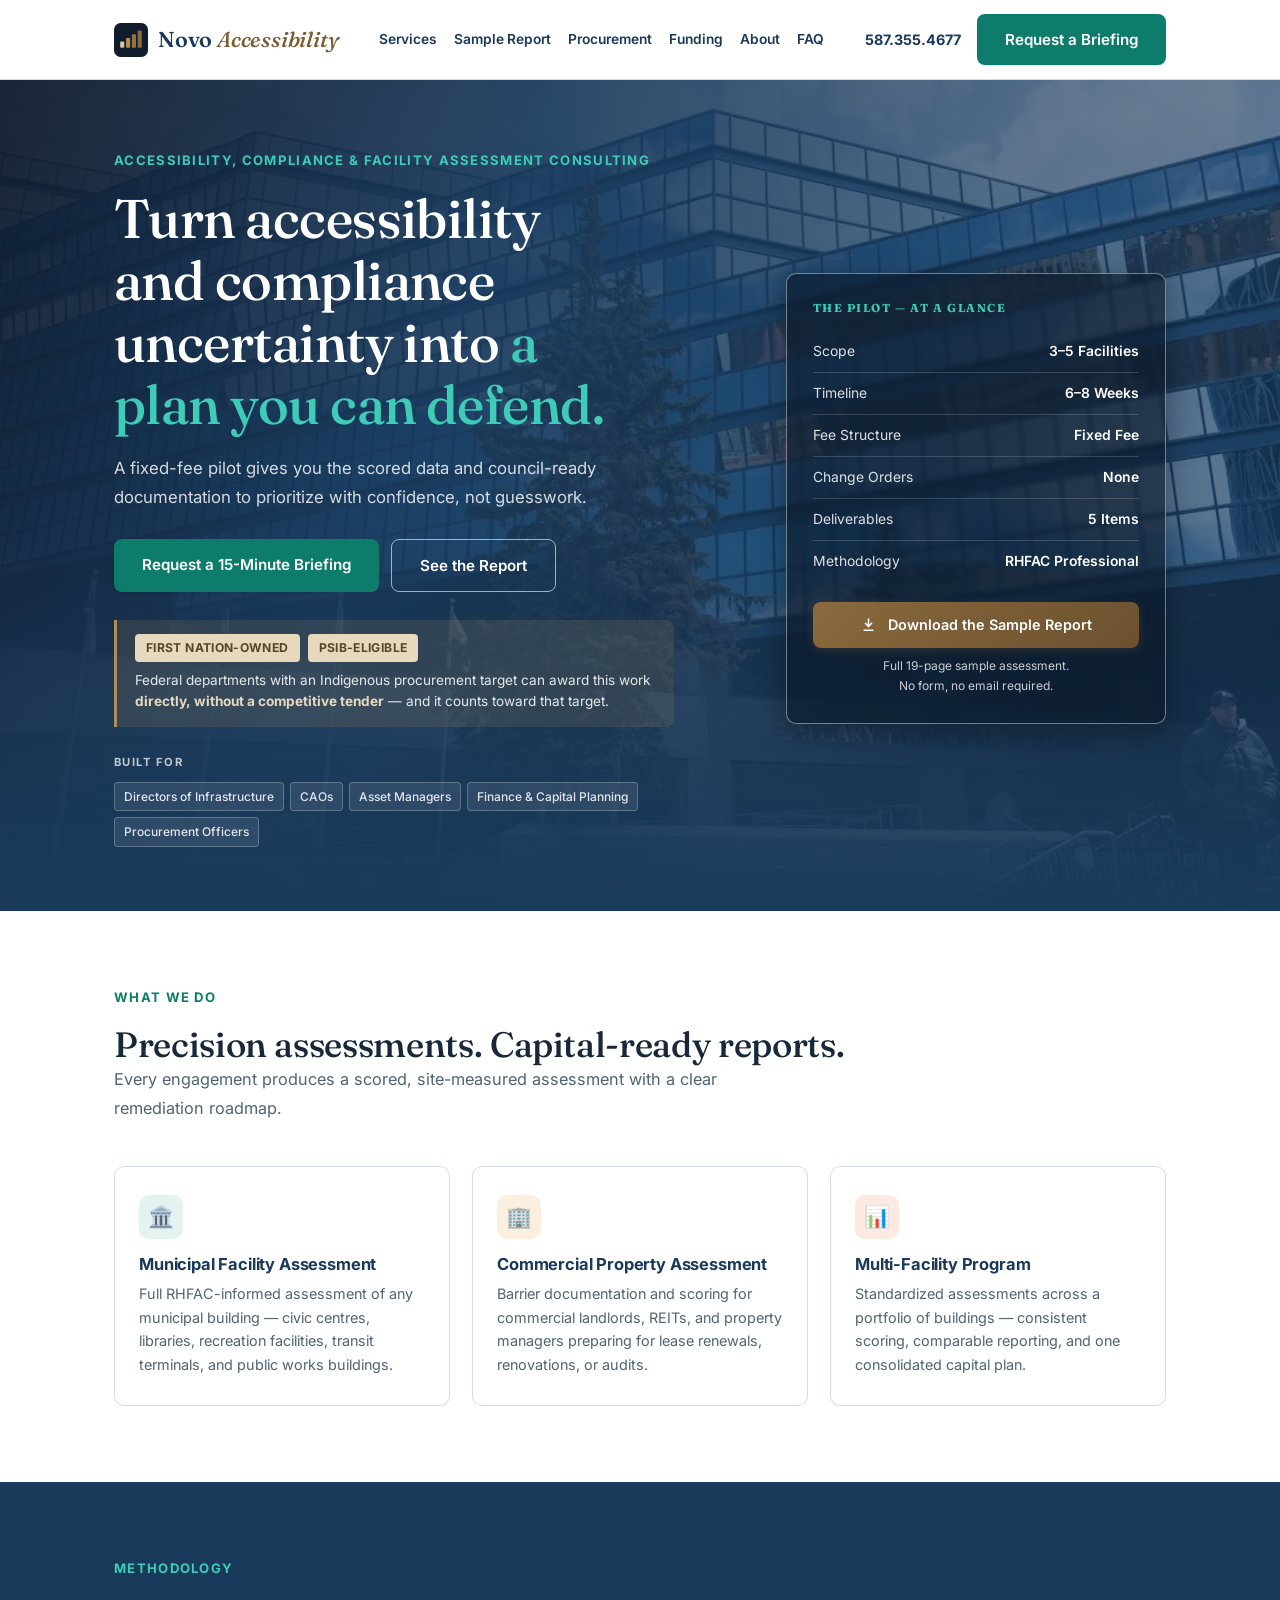
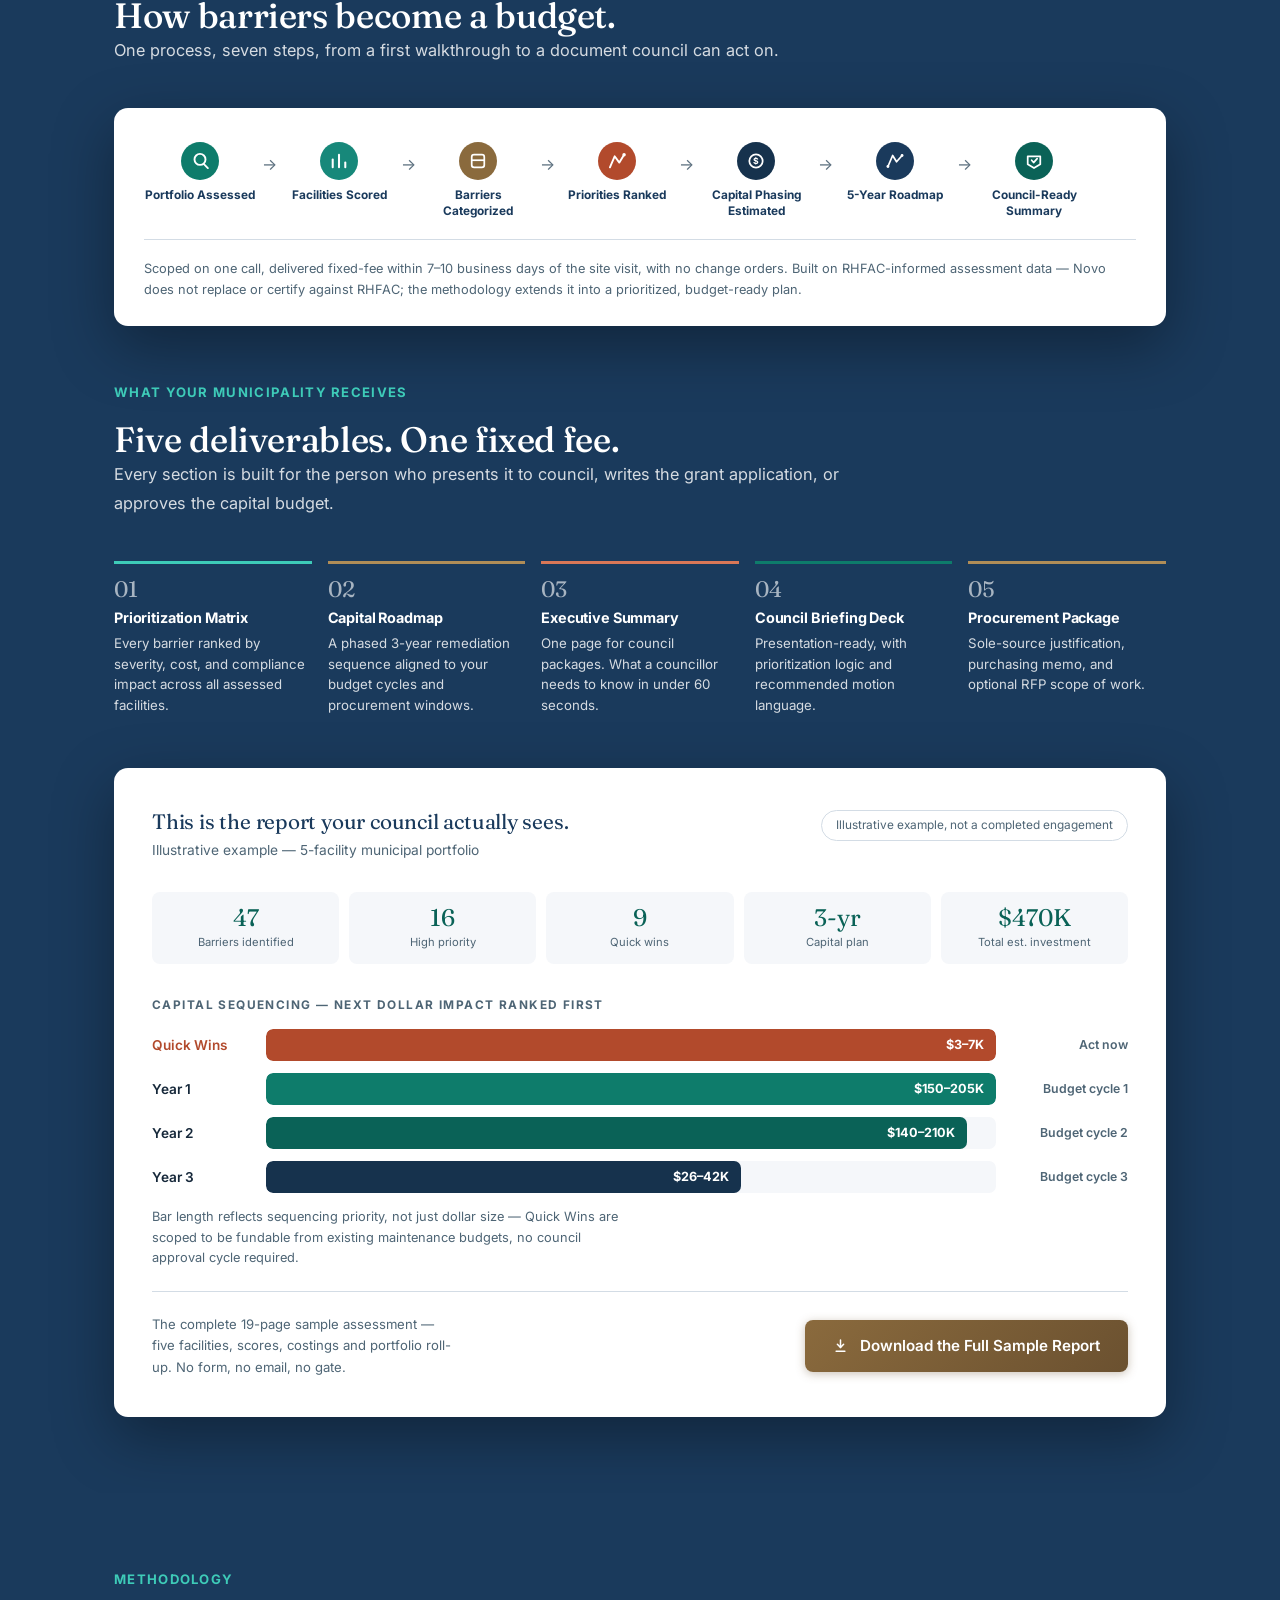
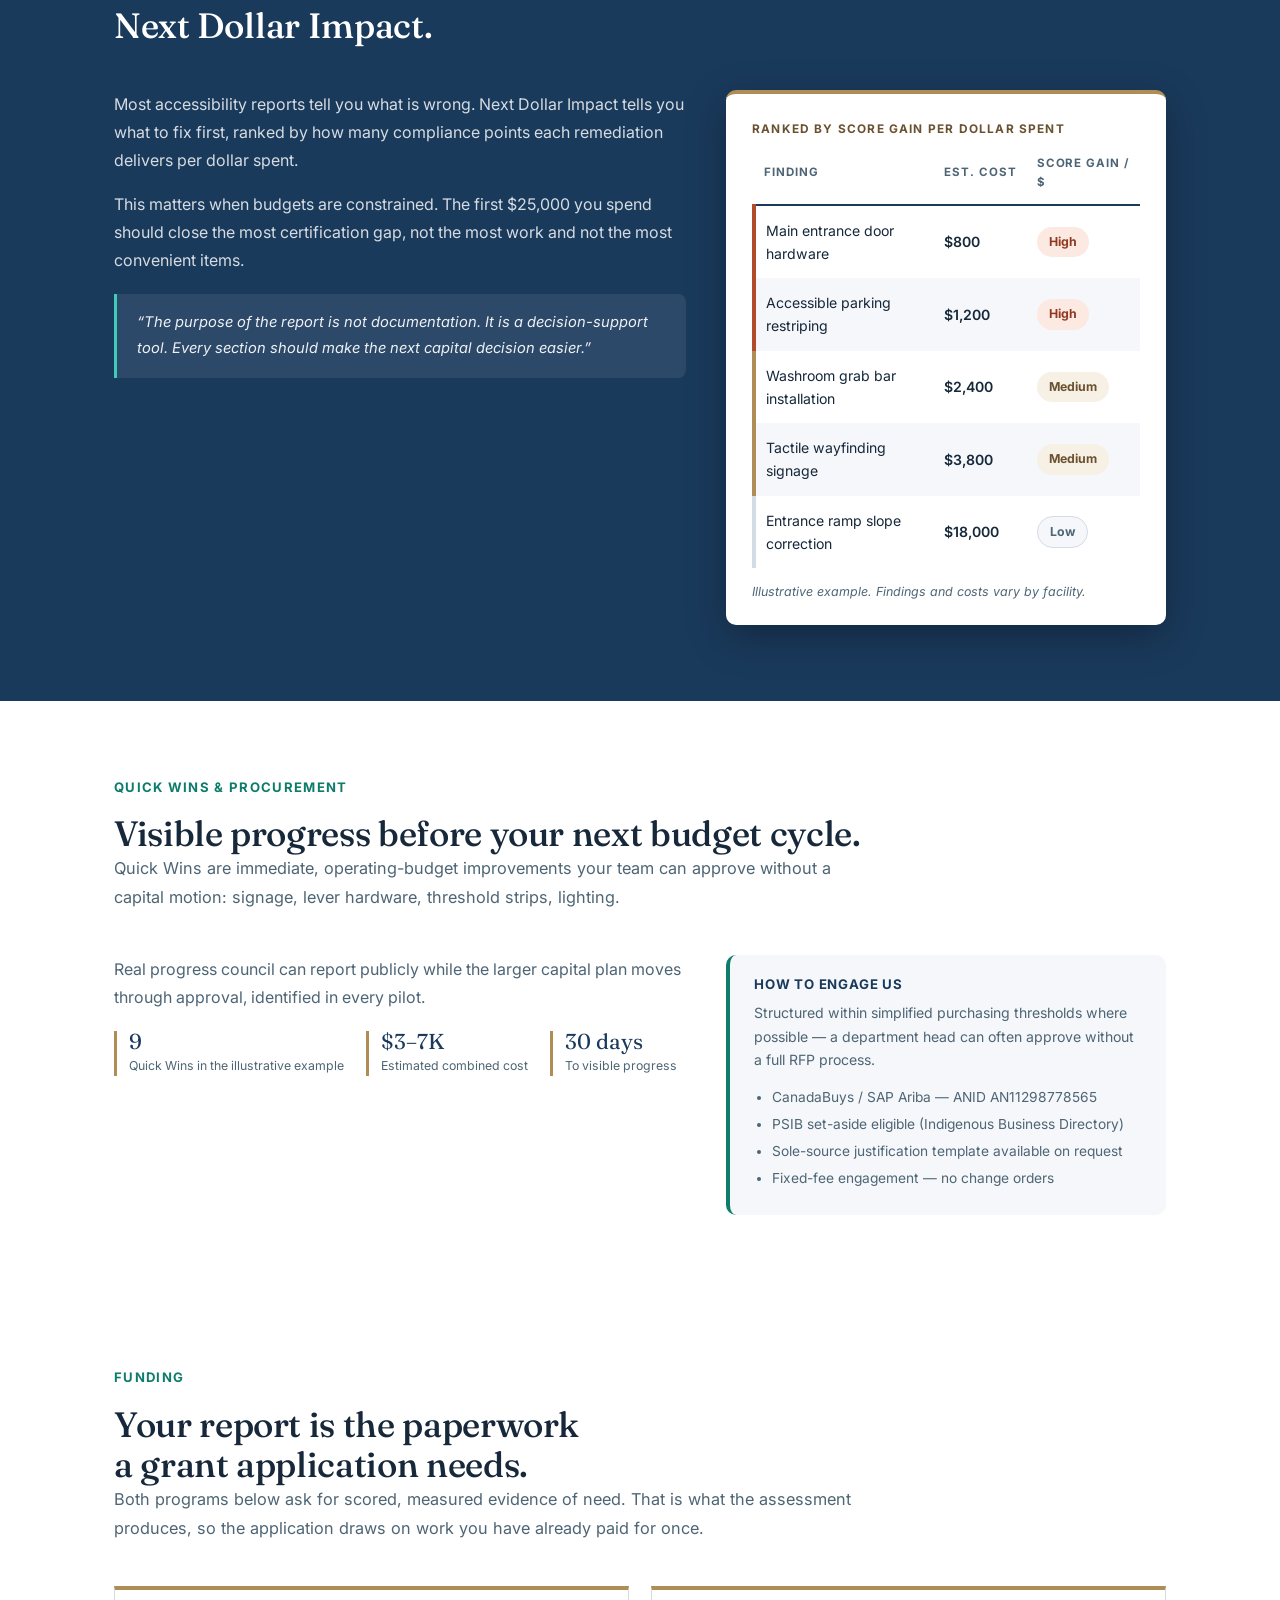
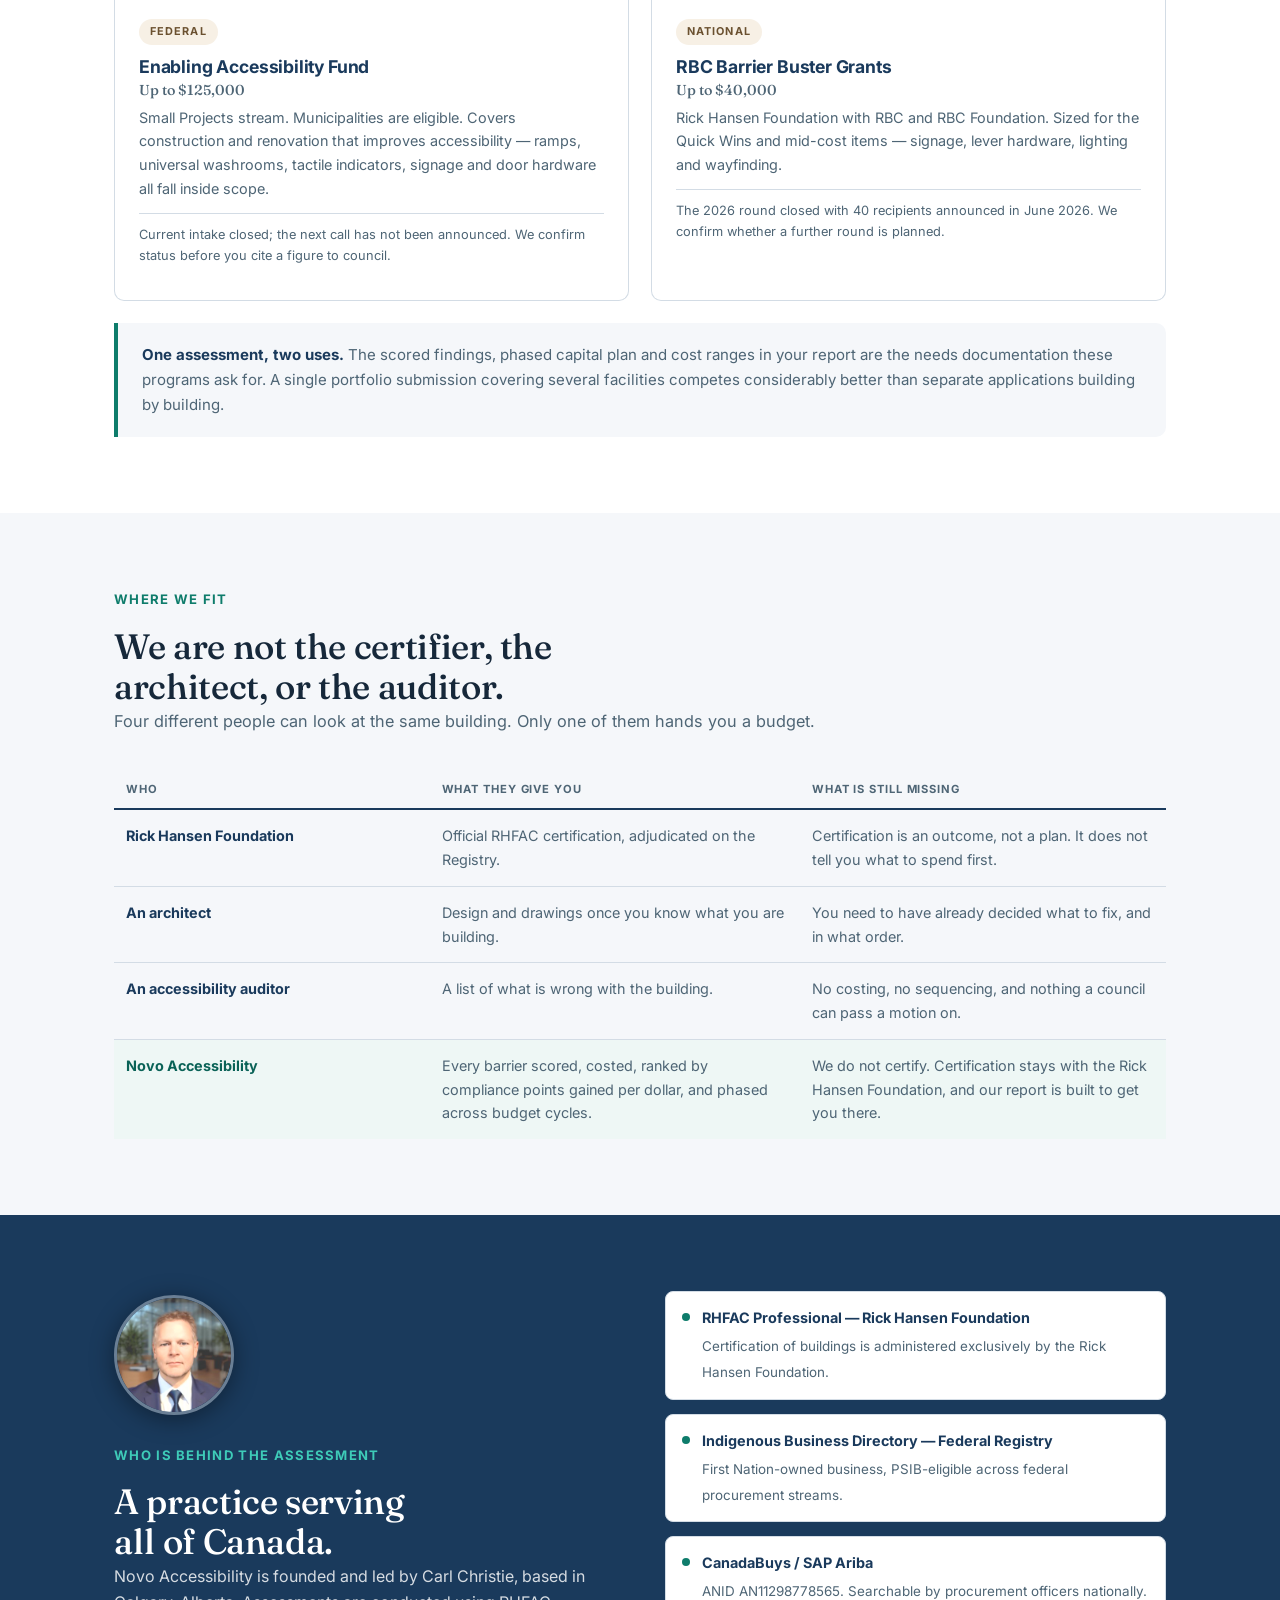
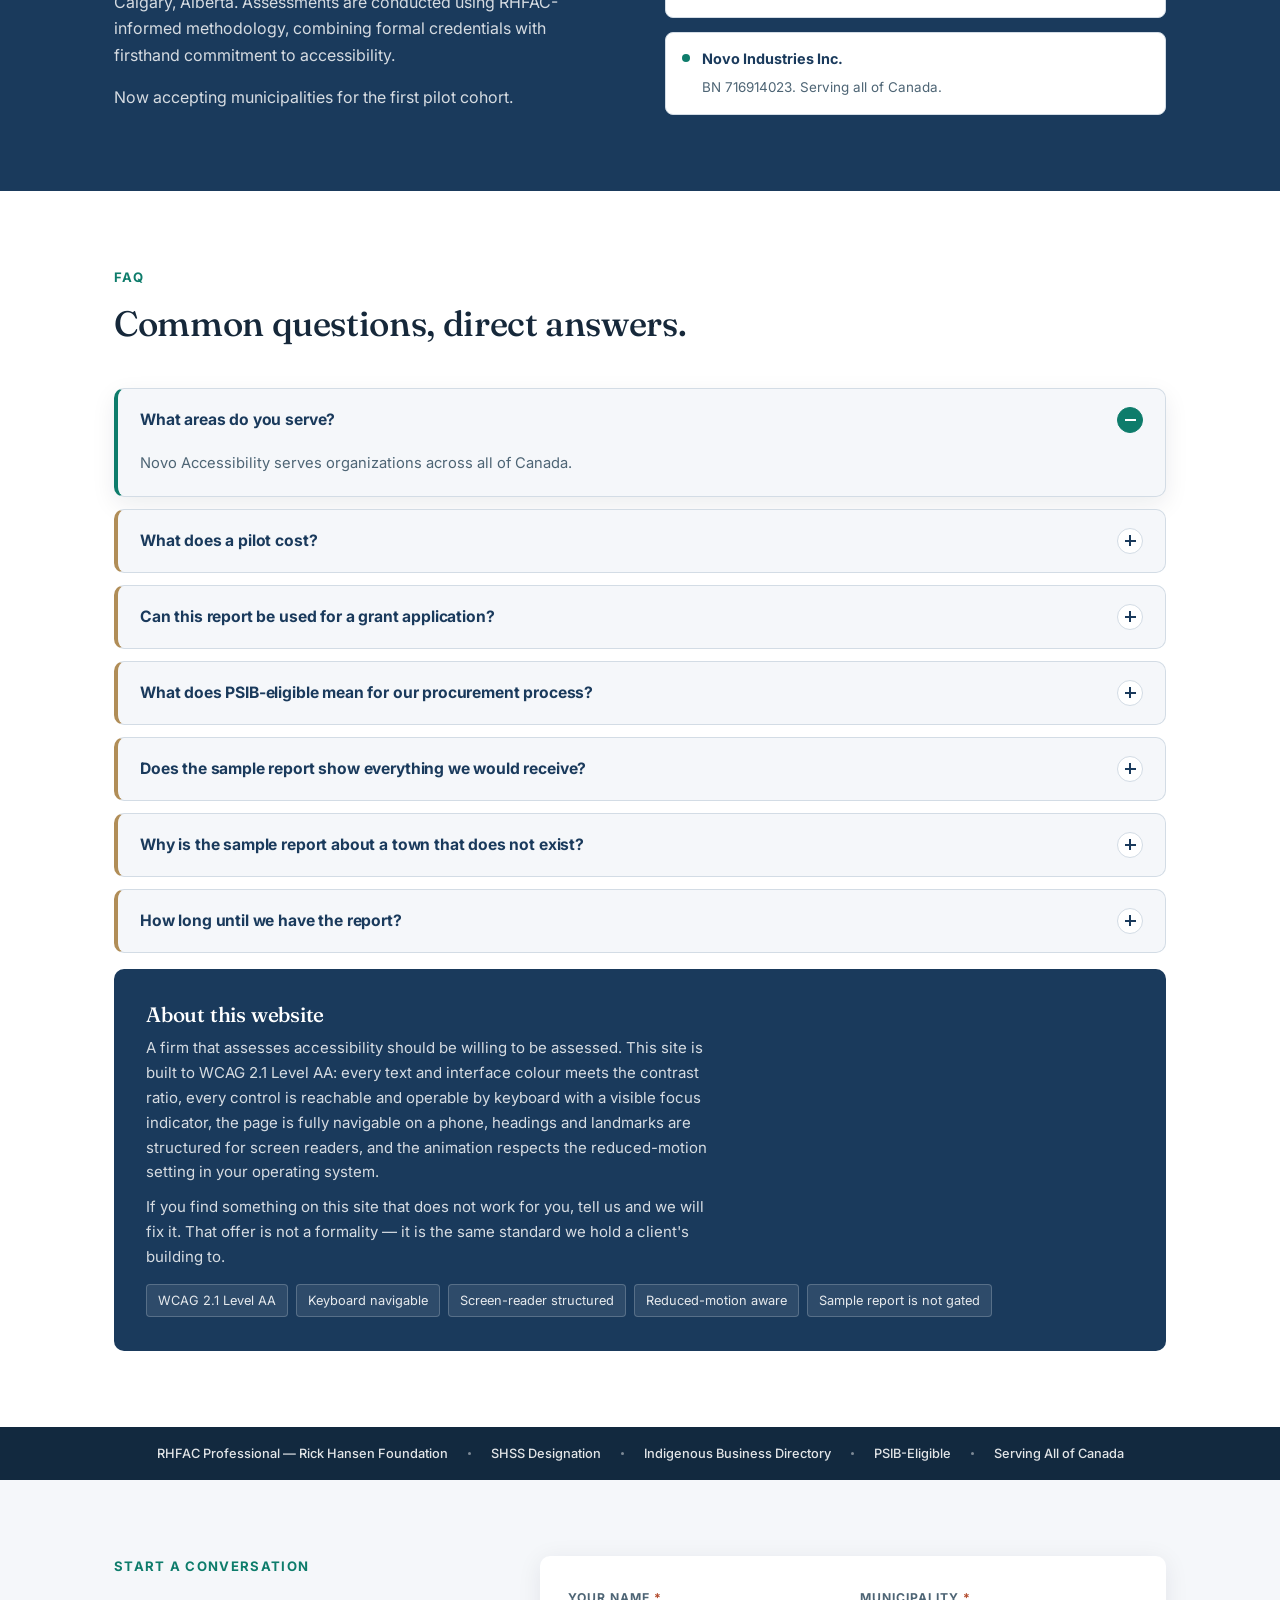
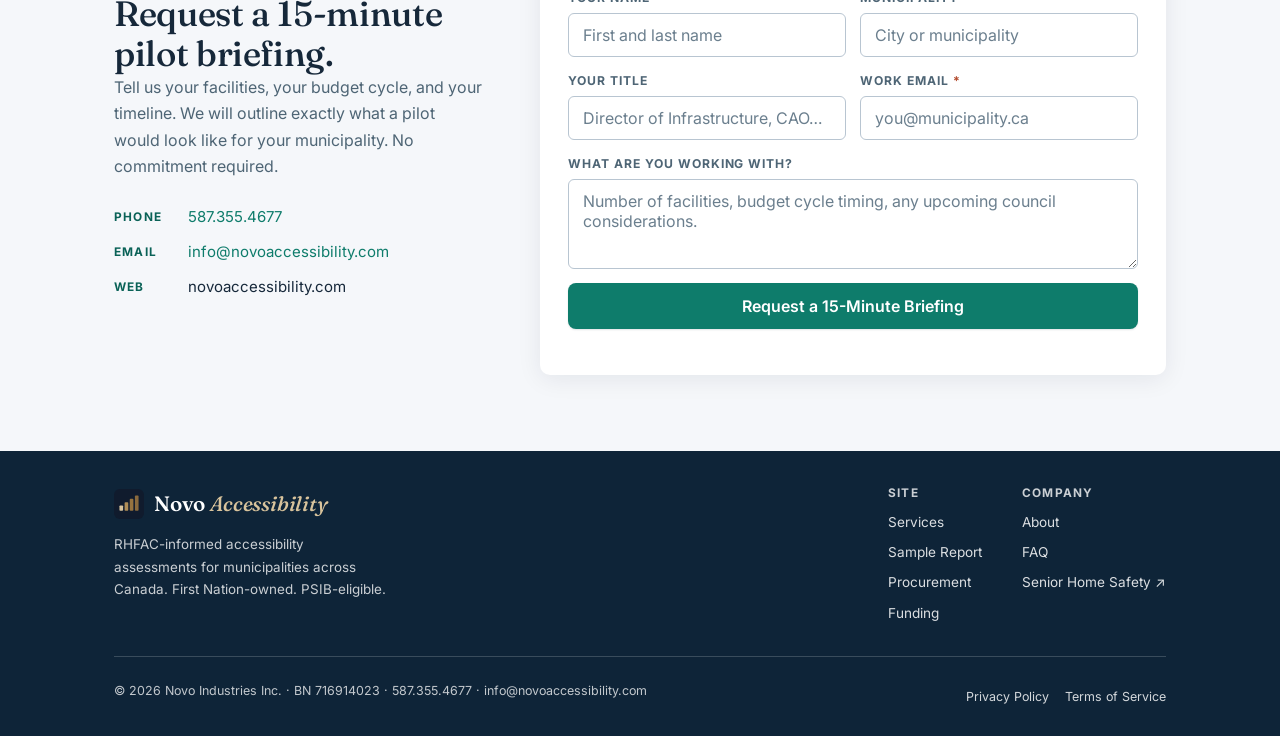
<file: index_5.html>
<!DOCTYPE html>
<html lang="en-CA">
<head>
<meta charset="UTF-8">
<meta name="viewport" content="width=device-width, initial-scale=1.0">
<title>Novo Accessibility — Municipal Accessibility Capital Planning | Canada</title>
<meta name="description" content="Council-ready accessibility capital planning for municipalities. RHFAC Professional assessments with defensible prioritization, Quick Wins, and procurement-ready deliverables in a fixed-fee pilot engagement. Serving all of Canada.">
<link rel="canonical" href="https://novoaccessibility.com/">
<meta name="theme-color" content="#1A3A5C">
<meta name="format-detection" content="telephone=no">

<!-- Social sharing: matters when a CAO forwards this link internally -->
<meta property="og:type" content="website">
<meta property="og:site_name" content="Novo Accessibility">
<meta property="og:locale" content="en_CA">
<meta property="og:url" content="https://novoaccessibility.com/">
<meta property="og:title" content="Turn accessibility uncertainty into a plan you can defend.">
<meta property="og:description" content="Fixed-fee RHFAC-informed assessments that turn barriers into a phased, council-ready capital plan. First Nation-owned. PSIB-eligible. Serving all of Canada.">
<meta property="og:image" content="https://novoaccessibility.com/og-image.jpg">
<meta property="og:image:width" content="1200">
<meta property="og:image:height" content="630">
<meta property="og:image:alt" content="Novo Accessibility — municipal accessibility capital planning">
<meta name="twitter:card" content="summary_large_image">
<meta name="twitter:title" content="Turn accessibility uncertainty into a plan you can defend.">
<meta name="twitter:description" content="Fixed-fee RHFAC-informed assessments that turn barriers into a phased, council-ready capital plan.">
<meta name="twitter:image" content="https://novoaccessibility.com/og-image.jpg">

<link rel="icon" href="favicon.svg" type="image/svg+xml">
<link rel="icon" href="favicon-32.png" sizes="32x32" type="image/png">
<link rel="apple-touch-icon" href="apple-touch-icon.png">

<link rel="preconnect" href="https://fonts.googleapis.com">
<link rel="preconnect" href="https://fonts.gstatic.com" crossorigin>
<link rel="preload" as="image" href="hero-city-hall.webp" fetchpriority="high">
<link rel="stylesheet" href="https://fonts.googleapis.com/css2?family=Fraunces:opsz,wght@9..144,400;9..144,500;9..144,600;9..144,700&family=Inter:wght@400;500;600;700&display=swap">

<script type="application/ld+json">
{
  "@context": "https://schema.org",
  "@graph": [
    {
      "@type": "ProfessionalService",
      "@id": "https://novoaccessibility.com/#organization",
      "name": "Novo Accessibility",
      "legalName": "Novo Industries Inc.",
      "alternateName": "Novo Industries Inc.",
      "description": "Municipal accessibility capital planning. RHFAC Professional assessments with council-ready, procurement-ready deliverables for municipalities across Canada.",
      "url": "https://novoaccessibility.com",
      "logo": "https://novoaccessibility.com/apple-touch-icon.png",
      "image": "https://novoaccessibility.com/og-image.jpg",
      "email": "info@novoaccessibility.com",
      "telephone": "+1-587-355-4677",
      "priceRange": "$$",
      "address": { "@type": "PostalAddress", "addressRegion": "AB", "addressCountry": "CA" },
      "areaServed": { "@type": "Country", "name": "Canada" },
      "founder": {
        "@type": "Person",
        "name": "Carl Christie",
        "jobTitle": "Founder",
        "hasCredential": {
          "@type": "EducationalOccupationalCredential",
          "credentialCategory": "Professional Designation",
          "name": "RHFAC Professional",
          "recognizedBy": { "@type": "Organization", "name": "Rick Hansen Foundation" }
        }
      },
      "identifier": [
        { "@type": "PropertyValue", "name": "Business Number", "value": "716914023" },
        { "@type": "PropertyValue", "name": "CanadaBuys / SAP Ariba ANID", "value": "AN11298778565" }
      ],
      "knowsAbout": ["Accessibility assessment","RHFAC","Municipal capital planning","Barrier removal","Accessible design","Public procurement"],
      "additionalProperty": [
        { "@type": "PropertyValue", "name": "Ownership", "value": "First Nation-owned" },
        { "@type": "PropertyValue", "name": "Federal procurement status", "value": "PSIB-eligible (Procurement Strategy for Indigenous Business)" }
      ],
      "hasOfferCatalog": {
        "@type": "OfferCatalog",
        "name": "Assessment Services",
        "itemListElement": [
          { "@type": "Offer", "itemOffered": { "@type": "Service", "name": "Municipal Facility Assessment", "description": "RHFAC-informed assessment of municipal buildings including civic centres, libraries, recreation facilities, transit terminals and public works buildings." } },
          { "@type": "Offer", "itemOffered": { "@type": "Service", "name": "Commercial Property Assessment", "description": "Barrier documentation and scoring for commercial landlords, REITs and property managers." } },
          { "@type": "Offer", "itemOffered": { "@type": "Service", "name": "Multi-Facility Program", "description": "Standardized portfolio assessments with consistent scoring and one consolidated capital plan." } }
        ]
      },
      "sameAs": ["https://novoseniorsafety.com"]
    },
    {
      "@type": "WebSite",
      "@id": "https://novoaccessibility.com/#website",
      "url": "https://novoaccessibility.com",
      "name": "Novo Accessibility",
      "publisher": { "@id": "https://novoaccessibility.com/#organization" },
      "inLanguage": "en-CA"
    },
    {
      "@type": "FAQPage",
      "@id": "https://novoaccessibility.com/#faq",
      "mainEntity": [
        { "@type": "Question", "name": "What areas do you serve?", "acceptedAnswer": { "@type": "Answer", "text": "Novo Accessibility serves organizations across all of Canada." } },
        { "@type": "Question", "name": "What does a pilot cost?", "acceptedAnswer": { "@type": "Answer", "text": "A pilot is quoted as one fixed fee, set before any work starts, with no change orders. The fee is driven by how many facilities, how large and complex each one is, and travel. One call is enough to scope it, and the number is provided in writing before you commit." } },
        { "@type": "Question", "name": "Can this report be used for a grant application?", "acceptedAnswer": { "@type": "Answer", "text": "Yes. The scored findings, phased capital plan and cost ranges are the needs documentation programs ask for, including the federal Enabling Accessibility Fund and the RBC Barrier Buster Grants." } },
        { "@type": "Question", "name": "What does PSIB-eligible mean for our procurement process?", "acceptedAnswer": { "@type": "Answer", "text": "Federal departments with an Indigenous procurement target can award contracts through the Procurement Strategy for Indigenous Business without competitive tender. Novo counts toward that target." } },
        { "@type": "Question", "name": "Does the sample report show everything we would receive?", "acceptedAnswer": { "@type": "Answer", "text": "It shows three of the five deliverables in full \u2014 prioritized findings, the phased capital roadmap and the executive summary. The council briefing deck and procurement package are produced from the same assessment data and provided with an engagement." } },
        { "@type": "Question", "name": "Why is the sample report about a town that does not exist?", "acceptedAnswer": { "@type": "Answer", "text": "Because a client's assessment is theirs. Publishing a real municipality's barriers, scores and costs would be a breach of confidence. Clearwater is fictional; the methodology, clause references and arithmetic are exactly what a real engagement produces." } },
        { "@type": "Question", "name": "How long until we have the report?", "acceptedAnswer": { "@type": "Answer", "text": "A pilot runs six to eight weeks end to end. The written report is delivered within seven to ten business days of the final site visit." } }
      
      ]
    }
  ]
}
</script>

<style>
:root{
  --navy:#1A3A5C; --navy2:#12293F; --teal:#0E7C6B; --teal2:#0A6257;
  --mint:#3ECBB8; --amber:#B08D57; --coral:#D97757; --coral-deep:#B24A2C;
  --off:#F5F7FA; --white:#FFFFFF; --text:#16283A;
  --teal-tint:#EEF7F5; --amber-tint:#F7F0E5; --navy-mid:#16324D;
  --muted:#4E6575; --border:#D3DCE5; --radius:10px;
  --gold:#B08D57; --gold-deep:#7A5C33; --gold-text:#6B5130; --gold-tint:#F7F0E5;
  --on-dark:rgba(255,255,255,.82);
  --on-dark-soft:rgba(255,255,255,.68);
  --font-display:'Fraunces', Georgia, 'Times New Roman', serif;
  --font-body:'Inter', system-ui, -apple-system, 'Segoe UI', Roboto, sans-serif;
}
*,*::before,*::after{box-sizing:border-box;margin:0;padding:0;}
html{scroll-behavior:smooth;-webkit-text-size-adjust:100%;}
body{font-family:var(--font-body);font-size:16px;color:var(--text);background:var(--white);line-height:1.65;-webkit-font-smoothing:antialiased;}
.w{max-width:1100px;margin:0 auto;padding:0 24px;}
h1,h2,h3{font-family:var(--font-display);font-weight:500;line-height:1.14;letter-spacing:-.01em;text-wrap:balance;font-optical-sizing:auto;}
h1{font-size:clamp(2.1rem,4.6vw,3.4rem);font-weight:500;}
h2{font-size:clamp(1.6rem,2.9vw,2.2rem);font-weight:500;}
h3{font-size:1.03rem;font-family:var(--font-body);font-weight:700;}
p{margin-bottom:1em;} p:last-child{margin-bottom:0;}
a{color:var(--teal);text-decoration:none;}
a:hover{text-decoration:underline;}
img{max-width:100%;height:auto;}

/* Visible, high-contrast focus ring on every interactive element */
:focus-visible{outline:3px solid var(--teal);outline-offset:3px;border-radius:3px;}
.hero :focus-visible,.about-sec :focus-visible,#report :focus-visible,#ndi :focus-visible,footer :focus-visible{outline-color:var(--mint);}

/* Keyboard users can jump straight to content */
.skip-link{position:absolute;left:-9999px;top:0;z-index:200;background:var(--white);color:var(--navy);
  padding:14px 22px;font-weight:700;border:2px solid var(--teal);border-radius:0 0 8px 0;}
.skip-link:focus{left:0;}

/* Sticky nav would otherwise cover anchor targets */
[id]{scroll-margin-top:88px;}

.btn{display:inline-block;padding:13px 28px;border-radius:8px;font-family:var(--font-body);font-size:.95rem;font-weight:600;cursor:pointer;transition:background .18s,opacity .18s,transform .18s,box-shadow .18s;text-decoration:none;border:none;}
.btn:hover{text-decoration:none;}
.btn-primary{background:var(--teal);color:var(--white);box-shadow:0 1px 2px rgba(11,31,51,.12);}
.btn-primary:hover{background:var(--teal2);transform:translateY(-1px);box-shadow:0 6px 16px rgba(14,124,107,.28);}
.btn-outline-dark{background:transparent;color:var(--white);border:1.5px solid rgba(255,255,255,.6);}
.btn-outline-dark:hover{background:rgba(255,255,255,.12);border-color:rgba(255,255,255,.85);}
.btn-outline-light{background:transparent;color:var(--navy);border:1.5px solid var(--border);}
.btn-outline-light:hover{background:var(--off);border-color:var(--teal);}
.btn-gold{background:linear-gradient(135deg,#8A6A3D 0%,#6B5130 100%);color:var(--white);box-shadow:0 2px 10px rgba(107,81,48,.35);border:none;}
.btn-gold:hover{box-shadow:0 8px 22px rgba(107,81,48,.5);transform:translateY(-1px);}
.btn-gold .dl-icon{display:inline-block;margin-right:8px;vertical-align:-2px;}
.btn[disabled]{opacity:.6;cursor:not-allowed;transform:none;}
.eyebrow{font-size:.82rem;font-weight:700;text-transform:uppercase;letter-spacing:.1em;color:var(--teal);display:block;margin-bottom:16px;}
.eyebrow.on-dark{color:var(--mint);opacity:1;}
.visually-hidden{position:absolute;width:1px;height:1px;padding:0;margin:-1px;overflow:hidden;clip:rect(0 0 0 0);white-space:nowrap;border:0;}

/* NAV */
.site-header{position:sticky;top:0;z-index:100;background:var(--white);border-bottom:1px solid var(--border);}
.nav-inner{display:flex;justify-content:space-between;align-items:center;gap:16px;padding:14px 24px;max-width:1100px;margin:0 auto;}
.logo-lockup{display:flex;align-items:center;gap:10px;color:inherit;}
.logo-lockup:hover{text-decoration:none;}
.logo-icon{flex-shrink:0;display:block;width:34px;height:34px;}
.nav-logo-text{font-family:var(--font-display);font-weight:600;font-size:1.35rem;color:var(--navy);letter-spacing:-.01em;display:flex;align-items:baseline;gap:5px;white-space:nowrap;}
.nav-logo-text .mark{font-style:italic;font-weight:500;color:var(--gold-deep);}
.nav-links{display:flex;gap:17px;align-items:center;}
.nav-links a{font-size:.86rem;font-weight:600;color:var(--navy);white-space:nowrap;}
.nav-links a:hover{color:var(--teal);}
.nav-right{display:flex;align-items:center;gap:16px;}
.nav-phone{font-size:.9rem;font-weight:700;color:var(--navy);white-space:nowrap;}
.nav-phone:hover{color:var(--teal);}
@media (max-width:1210px){ .nav-phone{display:none;} }
.nav-toggle{display:none;align-items:center;gap:8px;background:var(--white);border:1.5px solid var(--border);border-radius:8px;
  padding:9px 13px;font-family:var(--font-body);font-size:.85rem;font-weight:600;color:var(--navy);cursor:pointer;}
.nav-toggle:hover{border-color:var(--teal);}
.nav-toggle svg{display:block;}
.nav-toggle .icon-close{display:none;}
.nav-toggle[aria-expanded="true"] .icon-open{display:none;}
.nav-toggle[aria-expanded="true"] .icon-close{display:block;}
.mobile-panel{display:none;border-top:1px solid var(--border);background:var(--white);padding:8px 24px 18px;}
.mobile-panel a{display:block;padding:13px 4px;font-size:1rem;font-weight:600;color:var(--navy);border-bottom:1px solid var(--border);}
.mobile-panel a:last-of-type{border-bottom:none;}
.mobile-panel .btn{display:block;text-align:center;margin-top:14px;}
@media (max-width:1000px){
  .nav-links{display:none;}
  .nav-right .btn-primary{display:none;}
  .nav-toggle{display:inline-flex;}
  .mobile-panel[data-open="true"]{display:block;}
}

/* HERO — navy paints instantly; the photo layers on top without blocking text */
.hero{background-color:var(--navy);padding:70px 0 64px;position:relative;overflow:hidden;}
.hero::before{content:"";position:absolute;inset:0;pointer-events:none;
  background-image:
    linear-gradient(115deg, rgba(16,27,45,.95) 0%, rgba(26,58,92,.92) 34%, rgba(26,58,92,.7) 62%, rgba(26,58,92,.55) 100%),
    url('hero-city-hall.webp');
  background-position:center, center 38%;
  background-size:auto, cover;
  background-repeat:no-repeat, no-repeat;}
.hero::after{content:"";position:absolute;inset:0;pointer-events:none;
  background:linear-gradient(180deg,rgba(26,58,92,0) 55%,var(--navy) 100%);}
.hero-inner{display:grid;grid-template-columns:1.15fr 380px;gap:56px;align-items:center;position:relative;z-index:1;}
.hero h1{color:var(--white);margin-bottom:18px;}
.hero h1 em{color:var(--mint);font-style:normal;}
.hero-sub{font-size:1.05rem;color:var(--on-dark);margin-bottom:26px;line-height:1.75;max-width:52ch;text-wrap:pretty;}
.role-tags{display:flex;flex-wrap:wrap;gap:6px;margin-bottom:0;list-style:none;}
.role-tag{background:rgba(255,255,255,.09);border:1px solid rgba(255,255,255,.24);border-radius:4px;padding:4px 9px;font-size:.75rem;color:rgba(255,255,255,.86);font-weight:500;}
.hero-for-label{font-size:.7rem;font-weight:700;text-transform:uppercase;letter-spacing:.13em;color:rgba(255,255,255,.72);margin:26px 0 10px;}

/* First Nation-owned / PSIB — the reason a federal buyer can award directly */
.fn-strip{margin-top:28px;border-left:3px solid var(--gold);background:rgba(176,141,87,.16);
  border-radius:0 8px 8px 0;padding:14px 18px;max-width:56ch;}
.fn-pills{display:flex;flex-wrap:wrap;gap:8px;margin-bottom:8px;list-style:none;}
.fn-pill{display:inline-block;background:#E8D9BE;color:#5A4526;border-radius:4px;
  padding:4px 11px;font-size:.76rem;font-weight:700;letter-spacing:.03em;text-transform:uppercase;}
.fn-note{font-size:.85rem;color:rgba(255,255,255,.88);line-height:1.6;margin:0;}
.fn-note strong{color:#E8D9BE;font-weight:700;}
.hero-ctas{display:flex;gap:12px;flex-wrap:wrap;}
.hero-card{background:rgba(11,24,40,.62);border:1.5px solid rgba(255,255,255,.42);border-radius:var(--radius);padding:28px 26px;box-shadow:0 8px 30px rgba(0,0,0,.35);backdrop-filter:blur(2px);}
.hero-card-label{font-size:.72rem;font-weight:700;text-transform:uppercase;letter-spacing:.13em;color:var(--mint);margin-bottom:16px;}
.pilot-specs{list-style:none;margin-bottom:20px;}
.pilot-specs li{display:flex;justify-content:space-between;align-items:center;gap:12px;padding:9px 0;border-bottom:1px solid rgba(255,255,255,.16);font-size:.87rem;}
.pilot-specs li:last-child{border-bottom:none;}
.spec-label{color:rgba(255,255,255,.86);}
.spec-val{color:var(--white);font-weight:600;text-align:right;}
.hero-dl a{width:100%;text-align:center;display:block;font-size:.9rem;padding:11px 18px;}
.hero-dl-note{font-size:.75rem;color:rgba(255,255,255,.78);margin-top:8px;text-align:center;text-wrap:balance;}

/* GENERIC SECTION */
section{padding:76px 0;}
.sec-head{max-width:760px;margin-bottom:44px;}
.sec-head p{font-size:1.02rem;color:var(--muted);line-height:1.75;text-wrap:pretty;}
.sec-head.on-dark p{color:var(--on-dark);}
.sec-head.on-dark h2{color:var(--white);}

/* SERVICES */
.services-grid{display:grid;grid-template-columns:repeat(3,1fr);gap:22px;list-style:none;}
.svc-card{border:1px solid var(--border);border-radius:var(--radius);padding:28px 24px;transition:box-shadow .2s,transform .2s;}
.svc-card:hover{box-shadow:0 10px 30px rgba(11,31,51,.08);transform:translateY(-2px);}
.icon-badge{width:44px;height:44px;border-radius:10px;display:flex;align-items:center;justify-content:center;margin-bottom:16px;font-size:1.3rem;}
.badge-teal{background:#E4F3F0;}
.badge-amber{background:#FBF0DF;}
.badge-coral{background:#FBE9E2;}
.svc-card h3{color:var(--navy);margin-bottom:8px;}
.svc-card p{font-size:.9rem;color:var(--muted);}

/* METHODOLOGY FLOW */
.flow-card{background:var(--white);border-radius:14px;padding:34px 30px 26px;box-shadow:0 20px 60px rgba(0,0,0,.35);}
.flow-track{display:flex;align-items:flex-start;flex-wrap:wrap;gap:18px 6px;list-style:none;counter-reset:step;}
.flow-step{display:flex;flex-direction:column;align-items:center;text-align:center;width:112px;}
.flow-n{width:38px;height:38px;border-radius:50%;display:flex;align-items:center;justify-content:center;margin-bottom:8px;flex-shrink:0;}
.flow-label{font-size:.74rem;font-weight:700;color:var(--navy);line-height:1.3;}
.flow-arrow{color:#5C707F;font-size:1rem;margin-top:9px;flex-shrink:0;}
.flow-foot{font-size:.8rem;color:var(--muted);margin-top:20px;padding-top:18px;border-top:1px solid var(--border);}
@media (max-width:820px){.flow-arrow{display:none;}.flow-track{gap:20px;}.flow-step{width:30%;}}

/* DELIVERABLES */
.deliverables-grid{display:grid;grid-template-columns:repeat(5,1fr);gap:16px;margin-bottom:52px;list-style:none;}
.d-card{border-top:3px solid var(--teal);padding-top:14px;}
.d-card-dark{border-top-color:var(--mint);}
.d-card-dark .d-n{color:rgba(255,255,255,.62);}
.d-card:nth-child(2){border-top-color:var(--amber);}
.d-card:nth-child(3){border-top-color:var(--coral);}
.d-card:nth-child(4){border-top-color:var(--teal);}
.d-card:nth-child(5){border-top-color:var(--amber);}
.d-n{font-family:var(--font-display);font-size:1.4rem;line-height:1;margin-bottom:8px;}
.d-card h3{font-size:.9rem;margin-bottom:6px;line-height:1.3;color:var(--white);}
.d-card p{font-size:.83rem;line-height:1.55;color:var(--on-dark);}

/* PROOF PANEL */
.proof{background:var(--white);border-radius:14px;padding:42px 38px 38px;box-shadow:0 20px 60px rgba(0,0,0,.35);}
.proof-top{display:flex;justify-content:space-between;align-items:flex-start;flex-wrap:wrap;gap:20px;margin-bottom:30px;}
.proof-title h3{font-family:var(--font-display);font-size:1.3rem;font-weight:400;color:var(--navy);margin-bottom:6px;}
.proof-title p{font-size:.86rem;color:var(--muted);}
.proof-tag{font-size:.74rem;color:var(--muted);border:1px solid var(--border);border-radius:20px;padding:5px 14px;white-space:nowrap;}
.proof-stats{display:grid;grid-template-columns:repeat(5,1fr);gap:10px;margin-bottom:32px;list-style:none;}
.p-stat{background:var(--off);border-radius:8px;padding:14px 10px;text-align:center;}
.p-val{font-family:var(--font-display);font-size:1.5rem;color:var(--teal2);line-height:1;margin-bottom:5px;}
.p-lbl{font-size:.7rem;color:var(--muted);line-height:1.3;}
.roadmap-label{font-size:.74rem;font-weight:700;text-transform:uppercase;letter-spacing:.12em;color:var(--muted);margin-bottom:14px;}
.roadmap{display:flex;flex-direction:column;gap:12px;margin-bottom:14px;list-style:none;}
.rm-row{display:grid;grid-template-columns:100px 1fr 118px;gap:14px;align-items:center;}
.rm-name{font-size:.85rem;font-weight:600;color:var(--text);}
.rm-track{background:var(--off);border-radius:7px;height:32px;overflow:hidden;}
.rm-fill{height:100%;border-radius:7px;min-width:56px;display:flex;align-items:center;justify-content:flex-end;padding:0 12px;}
.rm-inline-cost{font-size:.79rem;font-weight:700;color:var(--white);white-space:nowrap;}
.rm-cost{font-size:.77rem;color:var(--muted);font-weight:600;text-align:right;}
.rm-highlight .rm-name{color:var(--coral-deep);}
.roadmap-note{font-size:.8rem;color:var(--muted);line-height:1.6;max-width:60ch;}
.proof-dl{display:flex;justify-content:space-between;align-items:center;flex-wrap:wrap;gap:16px;border-top:1px solid var(--border);padding-top:22px;margin-top:22px;}
.proof-dl p{font-size:.82rem;color:var(--muted);margin-bottom:0;max-width:38ch;}

/* NEXT DOLLAR IMPACT */
.qw-proc{display:grid;grid-template-columns:1.3fr 1fr;gap:40px;align-items:start;}
.qw-facts{display:flex;gap:22px;margin-top:20px;flex-wrap:wrap;list-style:none;}
.qw-fact{border-left:3px solid var(--amber);padding-left:12px;}
.qw-fact-val{font-family:var(--font-display);font-size:1.35rem;color:var(--navy);line-height:1;}
.qw-fact-lbl{font-size:.77rem;color:var(--muted);margin-top:3px;}
.proc-note{background:var(--off);border-radius:var(--radius);border-left:4px solid var(--teal);padding:22px 24px;}
.proc-note h3{font-size:.83rem;color:var(--navy);margin-bottom:8px;text-transform:uppercase;letter-spacing:.06em;}
.proc-note p{font-size:.88rem;color:var(--muted);line-height:1.7;}
.proc-note ul{margin:10px 0 0 18px;font-size:.86rem;color:var(--muted);}
.proc-note li{margin-bottom:4px;}
.ndi-intro p{font-size:1rem;color:var(--on-dark);line-height:1.75;}
.ndi-table-wrap{background:var(--white);border-radius:var(--radius);padding:26px 26px 22px;box-shadow:0 12px 40px rgba(0,0,0,.3);border-top:4px solid var(--gold);overflow-x:auto;}
.ndi-caption{font-size:.74rem;font-weight:700;text-transform:uppercase;letter-spacing:.1em;color:var(--gold-text);margin-bottom:14px;text-align:left;}
.ndi-table{width:100%;border-collapse:collapse;font-size:.88rem;min-width:340px;}
.ndi-table th{font-size:.72rem;font-weight:700;text-transform:uppercase;letter-spacing:.08em;color:var(--muted);
  padding:0 10px 12px;border-bottom:2px solid var(--navy);text-align:left;}
.ndi-table th:nth-child(2),.ndi-table td:nth-child(2){white-space:nowrap;}
.ndi-table td{padding:13px 10px;color:var(--text);vertical-align:middle;border-left:4px solid transparent;}
.ndi-table td:not(:first-child){border-left:none;}
.ndi-table tbody tr:nth-child(even){background:var(--off);}
.ndi-tier-high td:first-child{border-left-color:var(--coral-deep);}
.ndi-tier-med td:first-child{border-left-color:var(--gold);}
.ndi-tier-low td:first-child{border-left-color:var(--border);}
.ndi-cost{font-weight:600;color:var(--navy);}
.ndi-badge{display:inline-flex;align-items:center;gap:6px;font-size:.77rem;font-weight:700;padding:5px 12px;border-radius:20px;white-space:nowrap;}
.ndi-high{background:#FBE9E2;color:#8F3A21;}
.ndi-med{background:var(--gold-tint);color:var(--gold-text);}
.ndi-low{background:var(--off);color:var(--muted);border:1px solid var(--border);}
.ndi-foot{font-size:.78rem;color:var(--muted);margin-top:14px;font-style:italic;}
.ndi-quote{background:rgba(255,255,255,.08);border-left:3px solid var(--mint);border-radius:0 8px 8px 0;padding:16px 20px;margin-top:20px;}
.ndi-quote p{font-style:italic;color:rgba(255,255,255,.92);font-size:.92rem;margin-bottom:0;}

/* ABOUT */
.about-sec{background:var(--navy);}
.about-sec h2{color:var(--white);}
.about-inner{display:grid;grid-template-columns:1fr 1fr;gap:50px;align-items:center;}
.about-inner p{font-size:1rem;color:var(--on-dark);}
.about-note{font-size:.87rem;color:rgba(255,255,255,.72);}
.credential-list{list-style:none;display:flex;flex-direction:column;gap:14px;}
.credential-list li{display:flex;gap:12px;align-items:flex-start;background:var(--white);border:1px solid var(--border);border-radius:8px;padding:14px 16px;}
.about-photo-wrap{margin-bottom:22px;}
.about-photo{width:120px;height:120px;border-radius:50%;object-fit:cover;border:3px solid rgba(255,255,255,.35);box-shadow:0 4px 24px rgba(0,0,0,.4);}
.cred-dot{width:8px;height:8px;border-radius:50%;background:var(--teal);margin-top:7px;flex-shrink:0;}
.credential-list strong{display:block;color:var(--navy);font-size:.9rem;margin-bottom:2px;}
.credential-list span.cred-desc{font-size:.84rem;color:var(--muted);}

/* FAQ */
.faq-list{display:flex;flex-direction:column;gap:12px;}
.faq-item{background:var(--off);border:1px solid var(--border);border-left:4px solid var(--gold);border-radius:10px;transition:box-shadow .2s,border-color .2s;overflow:hidden;}
.faq-item[open]{border-left-color:var(--teal);box-shadow:0 8px 24px rgba(11,31,51,.08);}
.faq-item summary{list-style:none;cursor:pointer;display:flex;justify-content:space-between;align-items:center;gap:16px;padding:18px 22px;}
.faq-item summary::-webkit-details-marker{display:none;}
.faq-item summary h3{color:var(--navy);font-size:.98rem;margin-bottom:0;}
.faq-plus{flex-shrink:0;width:26px;height:26px;border-radius:50%;background:var(--white);border:1.5px solid var(--border);display:flex;align-items:center;justify-content:center;position:relative;transition:background .2s,border-color .2s;}
.faq-plus::before,.faq-plus::after{content:"";position:absolute;background:var(--navy);transition:opacity .2s;}
.faq-plus::before{width:11px;height:2px;}
.faq-plus::after{width:2px;height:11px;}
.faq-item[open] .faq-plus{background:var(--teal);border-color:var(--teal);}
.faq-item[open] .faq-plus::before,.faq-item[open] .faq-plus::after{background:var(--white);}
.faq-item[open] .faq-plus::after{opacity:0;}
.faq-item p{font-size:.92rem;color:var(--muted);padding:0 22px 20px;}

/* TRUST BAR */
.trust-bar{background:var(--navy2);padding:16px 0;}
.trust-inner{display:flex;flex-wrap:wrap;gap:8px 20px;align-items:center;justify-content:center;list-style:none;}
.trust-item{font-size:.8rem;color:rgba(255,255,255,.88);font-weight:500;display:flex;align-items:center;gap:20px;}
.trust-item::after{content:"";width:3px;height:3px;border-radius:50%;background:rgba(255,255,255,.45);display:inline-block;}
.trust-item:last-child::after{display:none;}

/* CONTACT */
.contact-sec{background:var(--off);}
.contact-inner{display:grid;grid-template-columns:1fr 1fr;gap:56px;align-items:start;}
.contact-left p{font-size:1rem;color:var(--muted);}
.contact-detail{margin-top:26px;display:flex;flex-direction:column;gap:10px;}
.c-row{display:flex;align-items:center;gap:10px;flex-wrap:wrap;}
.c-label{font-size:.74rem;font-weight:700;text-transform:uppercase;letter-spacing:.1em;color:var(--teal2);min-width:64px;}
.c-val{font-size:.94rem;color:var(--text);}
.contact-form{background:var(--white);border-radius:var(--radius);padding:32px 28px;box-shadow:0 4px 24px rgba(11,31,51,.08);}
.form-row{display:grid;grid-template-columns:1fr 1fr;gap:14px;}
.form-group{display:flex;flex-direction:column;gap:5px;margin-bottom:14px;}
.form-group label{font-size:.76rem;font-weight:700;text-transform:uppercase;letter-spacing:.08em;color:var(--muted);}
.form-group .req{color:var(--coral-deep);}
.form-group input,.form-group textarea{padding:11px 14px;border-radius:6px;border:1.5px solid #B8C5D1;font-family:var(--font-body);font-size:1rem;color:var(--text);background:var(--white);outline:none;transition:border-color .15s,box-shadow .15s;}
.form-group input:focus,.form-group textarea:focus{border-color:var(--teal);box-shadow:0 0 0 3px rgba(14,124,107,.18);}
.form-group input::placeholder,.form-group textarea::placeholder{color:#6B7F8E;}
.form-group textarea{resize:vertical;min-height:90px;}
.form-submit .btn{width:100%;text-align:center;font-size:1rem;padding:13px;}
.form-hp{position:absolute;left:-9999px;width:1px;height:1px;overflow:hidden;}
.form-status{margin-top:14px;font-size:.9rem;font-weight:600;}
.form-status[data-state="error"]{color:#8F3A21;}
.form-success{text-align:center;padding:20px 0;}
.form-success h3{color:var(--navy);margin-bottom:8px;font-family:var(--font-display);font-size:1.3rem;font-weight:500;}
.form-success p{color:var(--muted);font-size:.94rem;}

footer{background:#0E2438;padding:36px 0 22px;}
.footer-top{display:flex;justify-content:space-between;flex-wrap:wrap;gap:24px;margin-bottom:24px;padding-bottom:24px;border-bottom:1px solid rgba(255,255,255,.18);}
.footer-logo-text{font-family:var(--font-display);font-weight:600;font-size:1.3rem;color:var(--white);letter-spacing:-.01em;display:flex;align-items:baseline;gap:5px;}
.footer-logo-text .mark{font-style:italic;font-weight:500;color:#D8C39C;}
.footer-blurb{font-size:.84rem;color:rgba(255,255,255,.78);max-width:34ch;}
.footer-nav{display:flex;gap:40px;flex-wrap:wrap;}
.footer-col h2{font-size:.74rem;text-transform:uppercase;letter-spacing:.1em;color:rgba(255,255,255,.78);margin-bottom:10px;font-family:var(--font-body);font-weight:700;}
.footer-col a{display:block;font-size:.85rem;color:rgba(255,255,255,.85);margin-bottom:8px;}
.footer-col a:hover{color:var(--mint);}
.footer-inner{display:flex;justify-content:space-between;align-items:center;flex-wrap:wrap;gap:10px;}
.footer-copy{font-size:.78rem;color:rgba(255,255,255,.75);}
.footer-legal{display:flex;gap:16px;}
.footer-legal a{font-size:.78rem;color:rgba(255,255,255,.82);}
.footer-legal a:hover{color:var(--white);}

@media (max-width:860px){
  .hero-inner,.contact-inner,.about-inner{grid-template-columns:1fr;gap:36px;}
  .services-grid{grid-template-columns:1fr 1fr;}
  .deliverables-grid{grid-template-columns:repeat(2,1fr);}
  .proof-stats{grid-template-columns:repeat(2,1fr);}
  .qw-proc{grid-template-columns:1fr;}
  .proof{padding:28px 22px;}
  .rm-row{grid-template-columns:74px 1fr 82px;gap:8px;}
  .rm-inline-cost{font-size:.72rem;}
  .rm-cost{font-size:.7rem;}
  .rm-name{font-size:.76rem;}
}
@media (max-width:520px){
  .services-grid,.deliverables-grid{grid-template-columns:1fr;}
  .form-row{grid-template-columns:1fr;}
  section{padding:52px 0;}
  .hero{padding:52px 0;}
  .flow-card{padding:24px 20px 20px;}
  .nav-logo-text{font-size:1.15rem;}
}


/* FUNDING */
.fund-grid{display:grid;grid-template-columns:1fr 1fr;gap:22px;}
.fund-card{background:var(--white);border:1px solid var(--border);border-top:4px solid var(--gold);
  border-radius:0 0 var(--radius) var(--radius);padding:26px 24px;}
.fund-tag{display:inline-block;font-size:.68rem;font-weight:700;text-transform:uppercase;letter-spacing:.1em;
  background:var(--gold-tint);color:var(--gold-text);padding:4px 11px;border-radius:20px;margin-bottom:12px;}
.fund-card h3{color:var(--navy);font-size:1.1rem;margin-bottom:6px;}
.fund-amt{font-family:var(--font-display);font-size:1.9rem;font-weight:500;color:var(--teal2);
  line-height:1;margin-bottom:10px;}
.fund-card p{font-size:.9rem;color:var(--muted);margin-bottom:8px;}
.fund-card .status{font-size:.8rem;color:var(--muted);border-top:1px solid var(--border);
  padding-top:10px;margin-top:12px;}
.fund-note{background:var(--off);border-left:4px solid var(--teal);border-radius:0 var(--radius) var(--radius) 0;
  padding:20px 24px;margin-top:22px;}
.fund-note p{font-size:.94rem;color:var(--muted);margin:0;}
.fund-note strong{color:var(--navy);}
@media(max-width:760px){.fund-grid{grid-template-columns:1fr;}}

/* DIFFERENTIATION */
.diff-table{width:100%;border-collapse:collapse;font-size:.9rem;}
.diff-table th{text-align:left;font-size:.7rem;text-transform:uppercase;letter-spacing:.08em;
  color:var(--muted);border-bottom:2px solid var(--navy);padding:0 12px 10px;}
.diff-table td{padding:14px 12px;border-bottom:1px solid var(--border);vertical-align:top;color:var(--muted);}
.diff-table td:first-child{font-weight:700;color:var(--navy);width:30%;}
.diff-table tr:last-child td{border-bottom:none;}
.diff-table tr.us td{background:var(--teal-tint);}
.diff-table tr.us td:first-child{color:var(--teal2);}

/* ACCESSIBILITY STATEMENT */
.a11y{background:var(--navy);border-radius:var(--radius);padding:34px 32px;margin-top:16px;}
.a11y h3{color:var(--white);font-family:var(--font-display);font-weight:500;font-size:1.3rem;margin-bottom:10px;}
.a11y p{color:var(--on-dark);font-size:.94rem;margin-bottom:10px;max-width:64ch;}
.a11y ul{list-style:none;display:flex;flex-wrap:wrap;gap:8px;margin-top:14px;}
.a11y li{background:rgba(255,255,255,.09);border:1px solid rgba(255,255,255,.2);border-radius:4px;
  padding:5px 11px;font-size:.8rem;color:rgba(255,255,255,.88);}

/* BACK TO TOP */
.totop{position:fixed;right:18px;bottom:18px;z-index:90;background:var(--navy);color:#fff;
  border:none;border-radius:50%;width:44px;height:44px;font-size:1.1rem;cursor:pointer;
  box-shadow:0 4px 14px rgba(0,0,0,.25);opacity:0;pointer-events:none;transition:opacity .25s;}
.totop.on{opacity:1;pointer-events:auto;}
.totop:hover{background:var(--teal2);}

/* Respect the OS "reduce motion" setting — a real accessibility requirement */
@media (prefers-reduced-motion: reduce){
  html{scroll-behavior:auto;}
  *,*::before,*::after{animation-duration:.001ms !important;animation-iteration-count:1 !important;transition-duration:.001ms !important;}
  .btn:hover,.svc-card:hover{transform:none;}
}

/* Municipal staff print pages for council packages */
@media print{
  .site-header,.nav-toggle,.mobile-panel,.hero-ctas,.contact-form,.skip-link{display:none !important;}
  body{font-size:11pt;color:#000;background:#fff;}
  .hero,.about-sec,#report,#ndi,footer,.trust-bar{background:#fff !important;color:#000 !important;}
  .hero::before,.hero::after{display:none !important;}
  .hero h1,.hero h1 em,.sec-head.on-dark h2,.d-card h3,.footer-logo-text{color:#000 !important;}
  .hero-sub,.sec-head.on-dark p,.d-card p,.about-inner p,.ndi-intro p,.footer-blurb,.footer-copy{color:#222 !important;}
  .proof,.flow-card,.ndi-table-wrap,.hero-card{box-shadow:none;border:1px solid #999;}
  section{padding:20px 0;page-break-inside:avoid;}
  a[href^="http"]::after{content:" (" attr(href) ")";font-size:9pt;color:#555;}
}
</style>
</head>
<body>

<a class="skip-link" href="#main">Skip to main content</a>

<header class="site-header">
  <div class="nav-inner">
    <a href="/" class="logo-lockup" aria-label="Novo Accessibility — home">
      <svg class="logo-icon" viewBox="0 0 512 512" xmlns="http://www.w3.org/2000/svg" aria-hidden="true" focusable="false">
        <rect width="512" height="512" rx="100" fill="#101B2D"/>
        <rect x="93" y="280" width="62" height="92" rx="14" fill="#D8C39C"/>
        <rect x="181" y="224" width="62" height="148" rx="14" fill="#B08D57"/>
        <rect x="269" y="168" width="62" height="204" rx="14" fill="#96733F"/>
        <rect x="357" y="112" width="62" height="260" rx="14" fill="#8A6A3D"/>
      </svg>
      <span class="nav-logo-text">Novo <span class="mark">Accessibility</span></span>
    </a>

    <nav class="nav-links" aria-label="Primary">
      <a href="#services">Services</a>
      <a href="#report">Sample Report</a>
      <a href="#procurement">Procurement</a>
      <a href="#funding">Funding</a>
      <a href="#about">About</a>
      <a href="#faq">FAQ</a>
    </nav>

    <div class="nav-right">
      <a href="tel:+15873554677" class="nav-phone">587.355.4677</a>
      <a href="#contact" class="btn btn-primary">Request a Briefing</a>
      <button type="button" class="nav-toggle" id="nav-toggle" aria-expanded="false" aria-controls="mobile-panel">
        <svg class="icon-open" width="18" height="18" viewBox="0 0 24 24" fill="none" stroke="currentColor" stroke-width="2.2" stroke-linecap="round" aria-hidden="true" focusable="false"><path d="M3 6h18"/><path d="M3 12h18"/><path d="M3 18h18"/></svg>
        <svg class="icon-close" width="18" height="18" viewBox="0 0 24 24" fill="none" stroke="currentColor" stroke-width="2.2" stroke-linecap="round" aria-hidden="true" focusable="false"><path d="M5 5l14 14"/><path d="M19 5L5 19"/></svg>
        Menu
      </button>
    </div>
  </div>

  <nav class="mobile-panel" id="mobile-panel" data-open="false" aria-label="Primary, mobile">
    <a href="#services">Services</a>
    <a href="#report">Sample Report</a>
    <a href="#procurement">Procurement</a>
    <a href="#funding">Funding</a>
    <a href="#about">About</a>
    <a href="#faq">FAQ</a>
    <a href="tel:+15873554677">Call 587.355.4677</a>
    <a href="#contact" class="btn btn-primary">Request a Briefing</a>
  </nav>
</header>

<main id="main">

<section class="hero" aria-labelledby="hero-title">
  <div class="w hero-inner">
    <div>
      <span class="eyebrow on-dark">Accessibility, Compliance &amp; Facility Assessment Consulting</span>
      <h1 id="hero-title">Turn accessibility and compliance uncertainty into <em>a plan you can defend.</em></h1>
      <p class="hero-sub">A fixed-fee pilot gives you the scored data and council-ready documentation to prioritize with confidence, not guesswork.</p>
      <div class="hero-ctas">
        <a href="#contact" class="btn btn-primary">Request a 15-Minute Briefing</a>
        <a href="#report" class="btn btn-outline-dark">See the Report</a>
      </div>
      <div class="fn-strip">
        <ul class="fn-pills">
          <li class="fn-pill">First Nation-Owned</li>
          <li class="fn-pill">PSIB-Eligible</li>
        </ul>
        <p class="fn-note">Federal departments with an Indigenous procurement target can award this work <strong>directly, without a competitive tender</strong> — and it counts toward that target.</p>
      </div>

      <p class="hero-for-label" id="built-for">Built for</p>
      <ul class="role-tags" aria-labelledby="built-for">
        <li class="role-tag">Directors of Infrastructure</li>
        <li class="role-tag">CAOs</li>
        <li class="role-tag">Asset Managers</li>
        <li class="role-tag">Finance &amp; Capital Planning</li>
        <li class="role-tag">Procurement Officers</li>
      </ul>
    </div>
    <div>
      <div class="hero-card">
        <h2 class="hero-card-label">The Pilot — At a Glance</h2>
        <ul class="pilot-specs">
          <li><span class="spec-label">Scope</span><span class="spec-val">3–5 Facilities</span></li>
          <li><span class="spec-label">Timeline</span><span class="spec-val">6–8 Weeks</span></li>
          <li><span class="spec-label">Fee Structure</span><span class="spec-val">Fixed Fee</span></li>
          <li><span class="spec-label">Change Orders</span><span class="spec-val">None</span></li>
          <li><span class="spec-label">Deliverables</span><span class="spec-val">5 Items</span></li>
          <li><span class="spec-label">Methodology</span><span class="spec-val">RHFAC Professional</span></li>
        </ul>
        <div class="hero-dl">
          <a href="Novo_Accessibility_Sample_Report_Clearwater.pdf" download class="btn btn-gold">
            <svg class="dl-icon" width="15" height="15" viewBox="0 0 24 24" fill="none" stroke="currentColor" stroke-width="2.4" stroke-linecap="round" stroke-linejoin="round" aria-hidden="true" focusable="false"><path d="M12 3v12"/><path d="M7 10l5 5 5-5"/><path d="M5 21h14"/></svg>
            Download the Sample Report <span class="visually-hidden">(PDF)</span>
          </a>
          <p class="hero-dl-note">Full 19-page sample assessment.<br>No form, no email required.</p>
        </div>
      </div>
    </div>
  </div>
</section>

<section id="services" aria-labelledby="services-title">
  <div class="w">
    <div class="sec-head">
      <span class="eyebrow">What We Do</span>
      <h2 id="services-title">Precision assessments. Capital-ready reports.</h2>
      <p>Every engagement produces a scored, site-measured assessment with a clear remediation roadmap.</p>
    </div>
    <ul class="services-grid">
      <li class="svc-card">
        <div class="icon-badge badge-teal" aria-hidden="true">🏛️</div>
        <h3>Municipal Facility Assessment</h3>
        <p>Full RHFAC-informed assessment of any municipal building — civic centres, libraries, recreation facilities, transit terminals, and public works buildings.</p>
      </li>
      <li class="svc-card">
        <div class="icon-badge badge-amber" aria-hidden="true">🏢</div>
        <h3>Commercial Property Assessment</h3>
        <p>Barrier documentation and scoring for commercial landlords, REITs, and property managers preparing for lease renewals, renovations, or audits.</p>
      </li>
      <li class="svc-card">
        <div class="icon-badge badge-coral" aria-hidden="true">📊</div>
        <h3>Multi-Facility Program</h3>
        <p>Standardized assessments across a portfolio of buildings — consistent scoring, comparable reporting, and one consolidated capital plan.</p>
      </li>
    </ul>
  </div>
</section>

<section id="report" style="background:var(--navy);" aria-labelledby="report-title">
  <div class="w">
    <div class="sec-head on-dark">
      <span class="eyebrow on-dark">Methodology</span>
      <h2 id="report-title">How barriers become a budget.</h2>
      <p>One process, seven steps, from a first walkthrough to a document council can act on.</p>
    </div>

    <div class="flow-card">
      <ol class="flow-track">
        <li class="flow-step">
          <div class="flow-n" style="background:#0E7C6B;" aria-hidden="true"><svg viewBox="-14 -14 28 28" width="22" height="22" focusable="false"><circle cx="0" cy="-2" r="7" fill="none" stroke="white" stroke-width="2.4"/><line x1="5" y1="4" x2="10" y2="9" stroke="white" stroke-width="2.4" stroke-linecap="round"/></svg></div>
          <span class="flow-label">Portfolio Assessed</span>
        </li>
        <li class="flow-arrow" aria-hidden="true">→</li>
        <li class="flow-step">
          <div class="flow-n" style="background:#17887A;" aria-hidden="true"><svg viewBox="-14 -14 28 28" width="22" height="22" focusable="false"><line x1="-8" y1="8" x2="-8" y2="-2" stroke="white" stroke-width="2.6" stroke-linecap="round"/><line x1="0" y1="8" x2="0" y2="-8" stroke="white" stroke-width="2.6" stroke-linecap="round"/><line x1="8" y1="8" x2="8" y2="2" stroke="white" stroke-width="2.6" stroke-linecap="round"/></svg></div>
          <span class="flow-label">Facilities Scored</span>
        </li>
        <li class="flow-arrow" aria-hidden="true">→</li>
        <li class="flow-step">
          <div class="flow-n" style="background:#8A6A3D;" aria-hidden="true"><svg viewBox="-14 -14 28 28" width="22" height="22" focusable="false"><rect x="-8" y="-8" width="16" height="16" rx="3" fill="none" stroke="white" stroke-width="2.2"/><line x1="-8" y1="-1" x2="8" y2="-1" stroke="white" stroke-width="2.2"/></svg></div>
          <span class="flow-label">Barriers Categorized</span>
        </li>
        <li class="flow-arrow" aria-hidden="true">→</li>
        <li class="flow-step">
          <div class="flow-n" style="background:#B24A2C;" aria-hidden="true"><svg viewBox="-14 -14 28 28" width="22" height="22" focusable="false"><path d="M -9 8 L -3 -6 L 3 2 L 9 -8" fill="none" stroke="white" stroke-width="2.4" stroke-linecap="round" stroke-linejoin="round"/><circle cx="9" cy="-8" r="2.2" fill="white"/></svg></div>
          <span class="flow-label">Priorities Ranked</span>
        </li>
        <li class="flow-arrow" aria-hidden="true">→</li>
        <li class="flow-step">
          <div class="flow-n" style="background:#16324D;" aria-hidden="true"><svg viewBox="-14 -14 28 28" width="22" height="22" focusable="false"><circle r="8.5" fill="none" stroke="white" stroke-width="2.2"/><text x="0" y="4" text-anchor="middle" font-size="11" font-weight="700" fill="white">$</text></svg></div>
          <span class="flow-label">Capital Phasing Estimated</span>
        </li>
        <li class="flow-arrow" aria-hidden="true">→</li>
        <li class="flow-step">
          <div class="flow-n" style="background:#1A3A5C;" aria-hidden="true"><svg viewBox="-14 -14 28 28" width="22" height="22" focusable="false"><path d="M -9 7 L -3 -7 L 2 1 L 9 -7" fill="none" stroke="white" stroke-width="2.2" stroke-linecap="round" stroke-linejoin="round"/><circle cx="-9" cy="7" r="1.8" fill="white"/><circle cx="9" cy="-7" r="1.8" fill="white"/></svg></div>
          <span class="flow-label">5-Year Roadmap</span>
        </li>
        <li class="flow-arrow" aria-hidden="true">→</li>
        <li class="flow-step">
          <div class="flow-n" style="background:#0A6257;" aria-hidden="true"><svg viewBox="-14 -14 28 28" width="22" height="22" focusable="false"><path d="M -8 -6 L 8 -6 L 8 4 L 0 9 L -8 4 Z" fill="none" stroke="white" stroke-width="2.2" stroke-linejoin="round"/><path d="M -3 -1 L -0.5 2 L 4 -3" fill="none" stroke="white" stroke-width="2.2" stroke-linecap="round" stroke-linejoin="round"/></svg></div>
          <span class="flow-label">Council-Ready Summary</span>
        </li>
      </ol>
      <p class="flow-foot">Scoped on one call, delivered fixed-fee within 7–10 business days of the site visit, with no change orders. Built on RHFAC-informed assessment data — Novo does not replace or certify against RHFAC; the methodology extends it into a prioritized, budget-ready plan.</p>
    </div>

    <div class="sec-head on-dark" style="margin-top:56px;">
      <span class="eyebrow on-dark">What Your Municipality Receives</span>
      <h2 id="deliverables-title">Five deliverables. One fixed fee.</h2>
      <p>Every section is built for the person who presents it to council, writes the grant application, or approves the capital budget.</p>
    </div>

    <ul class="deliverables-grid" aria-labelledby="deliverables-title">
      <li class="d-card d-card-dark"><div class="d-n" aria-hidden="true">01</div><h3>Prioritization Matrix</h3><p>Every barrier ranked by severity, cost, and compliance impact across all assessed facilities.</p></li>
      <li class="d-card d-card-dark"><div class="d-n" aria-hidden="true">02</div><h3>Capital Roadmap</h3><p>A phased 3-year remediation sequence aligned to your budget cycles and procurement windows.</p></li>
      <li class="d-card d-card-dark"><div class="d-n" aria-hidden="true">03</div><h3>Executive Summary</h3><p>One page for council packages. What a councillor needs to know in under 60 seconds.</p></li>
      <li class="d-card d-card-dark"><div class="d-n" aria-hidden="true">04</div><h3>Council Briefing Deck</h3><p>Presentation-ready, with prioritization logic and recommended motion language.</p></li>
      <li class="d-card d-card-dark"><div class="d-n" aria-hidden="true">05</div><h3>Procurement Package</h3><p>Sole-source justification, purchasing memo, and optional RFP scope of work.</p></li>
    </ul>

    <div class="proof">
      <div class="proof-top">
        <div class="proof-title">
          <h3>This is the report your council actually sees.</h3>
          <p>Illustrative example — 5-facility municipal portfolio</p>
        </div>
        <span class="proof-tag">Illustrative example, not a completed engagement</span>
      </div>
      <ul class="proof-stats">
        <li class="p-stat"><div class="p-val">47</div><div class="p-lbl">Barriers identified</div></li>
        <li class="p-stat"><div class="p-val">16</div><div class="p-lbl">High priority</div></li>
        <li class="p-stat"><div class="p-val">9</div><div class="p-lbl">Quick wins</div></li>
        <li class="p-stat"><div class="p-val">3-yr</div><div class="p-lbl">Capital plan</div></li>
        <li class="p-stat"><div class="p-val">$470K</div><div class="p-lbl">Total est. investment</div></li>
      </ul>
      <p class="roadmap-label" id="seq-label">Capital Sequencing — Next Dollar Impact ranked first</p>
      <ul class="roadmap" aria-labelledby="seq-label">
        <li class="rm-row rm-highlight"><span class="rm-name">Quick Wins</span><div class="rm-track" aria-hidden="true"><div class="rm-fill" style="width:100%;background:var(--coral-deep);"><span class="rm-inline-cost">$3–7K</span></div></div><span class="rm-cost"><span class="visually-hidden">$3–7K, </span>Act now</span></li>
        <li class="rm-row"><span class="rm-name">Year 1</span><div class="rm-track" aria-hidden="true"><div class="rm-fill" style="width:100%;background:var(--teal);"><span class="rm-inline-cost">$150–205K</span></div></div><span class="rm-cost"><span class="visually-hidden">$150–205K, </span>Budget cycle 1</span></li>
        <li class="rm-row"><span class="rm-name">Year 2</span><div class="rm-track" aria-hidden="true"><div class="rm-fill" style="width:96%;background:var(--teal2);"><span class="rm-inline-cost">$140–210K</span></div></div><span class="rm-cost"><span class="visually-hidden">$140–210K, </span>Budget cycle 2</span></li>
        <li class="rm-row"><span class="rm-name">Year 3</span><div class="rm-track" aria-hidden="true"><div class="rm-fill" style="width:65%;background:var(--navy-mid);"><span class="rm-inline-cost">$26–42K</span></div></div><span class="rm-cost"><span class="visually-hidden">$26–42K, </span>Budget cycle 3</span></li>
      </ul>
      <p class="roadmap-note">Bar length reflects sequencing priority, not just dollar size — Quick Wins are scoped to be fundable from existing maintenance budgets, no council approval cycle required.</p>
      <div class="proof-dl">
        <p>The complete 19-page sample assessment — five facilities, scores, costings and portfolio roll-up. No form, no email, no gate.</p>
        <a href="Novo_Accessibility_Sample_Report_Clearwater.pdf" download class="btn btn-gold">
          <svg class="dl-icon" width="15" height="15" viewBox="0 0 24 24" fill="none" stroke="currentColor" stroke-width="2.4" stroke-linecap="round" stroke-linejoin="round" aria-hidden="true" focusable="false"><path d="M12 3v12"/><path d="M7 10l5 5 5-5"/><path d="M5 21h14"/></svg>
          Download the Full Sample Report <span class="visually-hidden">(PDF)</span>
        </a>
      </div>
    </div>
  </div>
</section>

<section id="ndi" style="background:var(--navy);padding-top:0;" aria-labelledby="ndi-title">
  <div class="w">
    <div class="sec-head on-dark" style="max-width:100%;padding-top:76px;">
      <span class="eyebrow on-dark">Methodology</span>
      <h2 id="ndi-title">Next Dollar Impact.</h2>
    </div>
    <div class="qw-proc">
      <div class="ndi-intro">
        <p>Most accessibility reports tell you what is wrong. Next Dollar Impact tells you what to fix first, ranked by how many compliance points each remediation delivers per dollar spent.</p>
        <p>This matters when budgets are constrained. The first $25,000 you spend should close the most certification gap, not the most work and not the most convenient items.</p>
        <blockquote class="ndi-quote">
          <p>“The purpose of the report is not documentation. It is a decision-support tool. Every section should make the next capital decision easier.”</p>
        </blockquote>
      </div>
      <div class="ndi-table-wrap">
        <table class="ndi-table">
          <caption class="ndi-caption">Ranked by score gain per dollar spent</caption>
          <thead>
            <tr><th scope="col">Finding</th><th scope="col">Est. Cost</th><th scope="col">Score Gain / $</th></tr>
          </thead>
          <tbody>
            <tr class="ndi-tier-high"><td>Main entrance door hardware</td><td class="ndi-cost">$800</td><td><span class="ndi-badge ndi-high">High</span></td></tr>
            <tr class="ndi-tier-high"><td>Accessible parking restriping</td><td class="ndi-cost">$1,200</td><td><span class="ndi-badge ndi-high">High</span></td></tr>
            <tr class="ndi-tier-med"><td>Washroom grab bar installation</td><td class="ndi-cost">$2,400</td><td><span class="ndi-badge ndi-med">Medium</span></td></tr>
            <tr class="ndi-tier-med"><td>Tactile wayfinding signage</td><td class="ndi-cost">$3,800</td><td><span class="ndi-badge ndi-med">Medium</span></td></tr>
            <tr class="ndi-tier-low"><td>Entrance ramp slope correction</td><td class="ndi-cost">$18,000</td><td><span class="ndi-badge ndi-low">Low</span></td></tr>
          </tbody>
        </table>
        <p class="ndi-foot">Illustrative example. Findings and costs vary by facility.</p>
      </div>
    </div>
  </div>
</section>

<section id="procurement" aria-labelledby="procurement-title">
  <div class="w">
    <div class="sec-head">
      <span class="eyebrow">Quick Wins &amp; Procurement</span>
      <h2 id="procurement-title">Visible progress before your next budget cycle.</h2>
      <p>Quick Wins are immediate, operating-budget improvements your team can approve without a capital motion: signage, lever hardware, threshold strips, lighting.</p>
    </div>
    <div class="qw-proc">
      <div>
        <p style="font-size:1rem;color:var(--muted);line-height:1.75;">Real progress council can report publicly while the larger capital plan moves through approval, identified in every pilot.</p>
        <ul class="qw-facts">
          <li class="qw-fact"><div class="qw-fact-val">9</div><div class="qw-fact-lbl">Quick Wins in the illustrative example</div></li>
          <li class="qw-fact"><div class="qw-fact-val">$3–7K</div><div class="qw-fact-lbl">Estimated combined cost</div></li>
          <li class="qw-fact"><div class="qw-fact-val">30 days</div><div class="qw-fact-lbl">To visible progress</div></li>
        </ul>
      </div>
      <div class="proc-note">
        <h3>How to Engage Us</h3>
        <p>Structured within simplified purchasing thresholds where possible — a department head can often approve without a full RFP process.</p>
        <ul>
          <li>CanadaBuys / SAP Ariba — ANID AN11298778565</li>
          <li>PSIB set-aside eligible (Indigenous Business Directory)</li>
          <li>Sole-source justification template available on request</li>
          <li>Fixed-fee engagement — no change orders</li>
        </ul>
      </div>
    </div>
  </div>
</section>


<section id="funding" aria-labelledby="funding-title">
  <div class="w">
    <div class="sec-head">
      <span class="eyebrow">Funding</span>
      <h2 id="funding-title">Your report is the paperwork a grant application needs.</h2>
      <p>Both programs below ask for scored, measured evidence of need. That is what the assessment produces, so the application draws on work you have already paid for once.</p>
    </div>
    <div class="fund-grid">
      <div class="fund-card">
        <span class="fund-tag">Federal</span>
        <h3>Enabling Accessibility Fund</h3>
        <p class="fund-amt">Up to $125,000</p>
        <p>Small Projects stream. Municipalities are eligible. Covers construction and renovation that improves accessibility — ramps, universal washrooms, tactile indicators, signage and door hardware all fall inside scope.</p>
        <p class="status">Current intake closed; the next call has not been announced. We confirm status before you cite a figure to council.</p>
      </div>
      <div class="fund-card">
        <span class="fund-tag">National</span>
        <h3>RBC Barrier Buster Grants</h3>
        <p class="fund-amt">Up to $40,000</p>
        <p>Rick Hansen Foundation with RBC and RBC Foundation. Sized for the Quick Wins and mid-cost items — signage, lever hardware, lighting and wayfinding.</p>
        <p class="status">The 2026 round closed with 40 recipients announced in June 2026. We confirm whether a further round is planned.</p>
      </div>
    </div>
    <div class="fund-note">
      <p><strong>One assessment, two uses.</strong> The scored findings, phased capital plan and cost ranges in your report are the needs documentation these programs ask for. A single portfolio submission covering several facilities competes considerably better than separate applications building by building.</p>
    </div>
  </div>
</section>

<section id="different" style="background:var(--off);" aria-labelledby="diff-title">
  <div class="w">
    <div class="sec-head">
      <span class="eyebrow">Where We Fit</span>
      <h2 id="diff-title">We are not the certifier, the architect, or the auditor.</h2>
      <p>Four different people can look at the same building. Only one of them hands you a budget.</p>
    </div>
    <div style="overflow-x:auto">
      <table class="diff-table">
        <thead><tr><th scope="col">Who</th><th scope="col">What they give you</th><th scope="col">What is still missing</th></tr></thead>
        <tbody>
          <tr>
            <td>Rick Hansen Foundation</td>
            <td>Official RHFAC certification, adjudicated on the Registry.</td>
            <td>Certification is an outcome, not a plan. It does not tell you what to spend first.</td>
          </tr>
          <tr>
            <td>An architect</td>
            <td>Design and drawings once you know what you are building.</td>
            <td>You need to have already decided what to fix, and in what order.</td>
          </tr>
          <tr>
            <td>An accessibility auditor</td>
            <td>A list of what is wrong with the building.</td>
            <td>No costing, no sequencing, and nothing a council can pass a motion on.</td>
          </tr>
          <tr class="us">
            <td>Novo Accessibility</td>
            <td>Every barrier scored, costed, ranked by compliance points gained per dollar, and phased across budget cycles.</td>
            <td>We do not certify. Certification stays with the Rick Hansen Foundation, and our report is built to get you there.</td>
          </tr>
        </tbody>
      </table>
    </div>
  </div>
</section>

<section class="about-sec" id="about" aria-labelledby="about-title">
  <div class="w about-inner">
    <div>
      <div class="about-photo-wrap">
        <img src="carl-christie.jpg" width="120" height="120" alt="Carl Christie, Founder of Novo Accessibility" class="about-photo" loading="lazy" decoding="async">
      </div>
      <span class="eyebrow on-dark">Who Is Behind the Assessment</span>
      <h2 id="about-title">A practice serving all of Canada.</h2>
      <p>Novo Accessibility is founded and led by Carl Christie, based in Calgary, Alberta. Assessments are conducted using RHFAC-informed methodology, combining formal credentials with firsthand commitment to accessibility.</p>
      <p class="about-note">Now accepting municipalities for the first pilot cohort.</p>
    </div>
    <ul class="credential-list">
      <li><span class="cred-dot" aria-hidden="true"></span><div><strong>RHFAC Professional — Rick Hansen Foundation</strong><span class="cred-desc">Certification of buildings is administered exclusively by the Rick Hansen Foundation.</span></div></li>
      <li><span class="cred-dot" aria-hidden="true"></span><div><strong>Indigenous Business Directory — Federal Registry</strong><span class="cred-desc">First Nation-owned business, PSIB-eligible across federal procurement streams.</span></div></li>
      <li><span class="cred-dot" aria-hidden="true"></span><div><strong>CanadaBuys / SAP Ariba</strong><span class="cred-desc">ANID AN11298778565. Searchable by procurement officers nationally.</span></div></li>
      <li><span class="cred-dot" aria-hidden="true"></span><div><strong>Novo Industries Inc.</strong><span class="cred-desc">BN 716914023. Serving all of Canada.</span></div></li>
    </ul>
  </div>
</section>

<section id="faq" aria-labelledby="faq-title">
  <div class="w">
    <div class="sec-head">
      <span class="eyebrow">FAQ</span>
      <h2 id="faq-title">Common questions, direct answers.</h2>
    </div>
    <div class="faq-list">
      <details class="faq-item" open><summary><h3>What areas do you serve?</h3><span class="faq-plus" aria-hidden="true"></span></summary><p>Novo Accessibility serves organizations across all of Canada.</p></details>
      <details class="faq-item"><summary><h3>What does a pilot cost?</h3><span class="faq-plus" aria-hidden="true"></span></summary><p>A pilot is quoted as one fixed fee, set before any work starts, with no change orders. The fee is driven by three things: how many facilities, how large and complex each one is, and travel. <!-- PRICE RANGE: replace the sentence below with your real numbers once you are ready to publish them --> Most three-to-five facility pilots are scoped to sit within a range a department head can approve through simplified purchasing rather than a full RFP. One call is enough to scope it, and you get the number in writing before you commit to anything.</p></details>
      <details class="faq-item"><summary><h3>Can this report be used for a grant application?</h3><span class="faq-plus" aria-hidden="true"></span></summary><p>Yes. The scored findings, phased capital plan, and certification pathway table are built with grant writers in mind, including CMHC and Enabling Accessibility Fund submissions.</p></details>
      <details class="faq-item"><summary><h3>What does PSIB-eligible mean for our procurement process?</h3><span class="faq-plus" aria-hidden="true"></span></summary><p>Federal departments with an Indigenous procurement target can award contracts through the Procurement Strategy for Indigenous Business without competitive tender. Novo counts toward that target.</p></details>
<details class="faq-item"><summary><h3>Does the sample report show everything we would receive?</h3><span class="faq-plus" aria-hidden="true"></span></summary><p>It shows three of the five deliverables in full — the prioritization of findings, the phased capital roadmap and the executive summary — using an illustrative facility. The council briefing deck and the procurement package are produced from that same assessment data and are provided with an engagement rather than published as a sample.</p></details>
      <details class="faq-item"><summary><h3>Why is the sample report about a town that does not exist?</h3><span class="faq-plus" aria-hidden="true"></span></summary><p>Because a client's assessment is theirs. Publishing a real municipality's barriers, scores and costs would be a breach of confidence no matter how useful it might be as marketing. Clearwater is fictional; the methodology, the clause references and the arithmetic behind it are exactly what a real engagement produces.</p></details>
      <details class="faq-item"><summary><h3>How long until we have the report?</h3><span class="faq-plus" aria-hidden="true"></span></summary><p>A pilot runs six to eight weeks end to end. The written report is delivered within seven to ten business days of the final site visit.</p></details>
    </div>

    <div class="a11y">
      <h3>About this website</h3>
      <p>A firm that assesses accessibility should be willing to be assessed. This site is built to WCAG 2.1 Level AA: every text and interface colour meets the contrast ratio, every control is reachable and operable by keyboard with a visible focus indicator, the page is fully navigable on a phone, headings and landmarks are structured for screen readers, and the animation respects the reduced-motion setting in your operating system.</p>
      <p>If you find something on this site that does not work for you, tell us and we will fix it. That offer is not a formality — it is the same standard we hold a client's building to.</p>
      <ul>
        <li>WCAG 2.1 Level AA</li>
        <li>Keyboard navigable</li>
        <li>Screen-reader structured</li>
        <li>Reduced-motion aware</li>
        <li>Sample report is not gated</li>
      </ul>
    </div>
  </div>
</section>

<div class="trust-bar">
  <ul class="w trust-inner">
    <li class="trust-item">RHFAC Professional — Rick Hansen Foundation</li>
    <li class="trust-item">SHSS Designation</li>
    <li class="trust-item">Indigenous Business Directory</li>
    <li class="trust-item">PSIB-Eligible</li>
    <li class="trust-item">Serving All of Canada</li>
  </ul>
</div>

<section class="contact-sec" id="contact" aria-labelledby="contact-title">
  <div class="w contact-inner">
    <div class="contact-left">
      <span class="eyebrow">Start a Conversation</span>
      <h2 id="contact-title">Request a 15-minute pilot briefing.</h2>
      <p>Tell us your facilities, your budget cycle, and your timeline. We will outline exactly what a pilot would look like for your municipality. No commitment required.</p>
      <div class="contact-detail">
        <div class="c-row"><span class="c-label">Phone</span><span class="c-val"><a href="tel:+15873554677">587.355.4677</a></span></div>
        <div class="c-row"><span class="c-label">Email</span><span class="c-val"><a href="mailto:info@novoaccessibility.com">info@novoaccessibility.com</a></span></div>
        <div class="c-row"><span class="c-label">Web</span><span class="c-val">novoaccessibility.com</span></div>
      </div>
    </div>
    <div>
      <div class="contact-form" id="contact-wrap">
        <form id="contact-form" action="https://formspree.io/f/maqkbvjn" method="POST">
          <div class="form-row">
            <div class="form-group">
              <label for="name">Your name <span class="req" aria-hidden="true">*</span></label>
              <input type="text" id="name" name="name" placeholder="First and last name" autocomplete="name" required>
            </div>
            <div class="form-group">
              <label for="municipality">Municipality <span class="req" aria-hidden="true">*</span></label>
              <input type="text" id="municipality" name="municipality" placeholder="City or municipality" autocomplete="organization" required>
            </div>
          </div>
          <div class="form-row">
            <div class="form-group">
              <label for="title">Your title</label>
              <input type="text" id="title" name="title" placeholder="Director of Infrastructure, CAO…" autocomplete="organization-title">
            </div>
            <div class="form-group">
              <label for="email">Work email <span class="req" aria-hidden="true">*</span></label>
              <input type="email" id="email" name="email" placeholder="you@municipality.ca" autocomplete="email" required>
            </div>
          </div>
          <div class="form-group">
            <label for="message">What are you working with?</label>
            <textarea id="message" name="message" placeholder="Number of facilities, budget cycle timing, any upcoming council considerations."></textarea>
          </div>
          <!-- Honeypot: bots fill this, people never see it -->
          <div class="form-hp" aria-hidden="true">
            <label for="company-website">Leave this field empty</label>
            <input type="text" id="company-website" name="_gotcha" tabindex="-1" autocomplete="off">
          </div>
          <div class="form-submit">
            <button type="submit" class="btn btn-primary">Request a 15-Minute Briefing</button>
          </div>
          <p class="form-status" id="form-status" role="status" aria-live="polite"></p>
        </form>
        <div class="form-success" id="form-success" hidden tabindex="-1">
          <h3>Request received.</h3>
          <p>We will be in touch within one business day to schedule your briefing.</p>
        </div>
      </div>
    </div>
  </div>
</section>

</main>

<button class="totop" id="totop" type="button" aria-label="Back to top">&uarr;</button>

<footer>
  <div class="w">
    <div class="footer-top">
      <div class="footer-logo">
        <div class="logo-lockup" style="margin-bottom:12px;">
          <svg class="logo-icon" style="width:30px;height:30px;" viewBox="0 0 512 512" xmlns="http://www.w3.org/2000/svg" aria-hidden="true" focusable="false">
            <rect width="512" height="512" rx="100" fill="#101B2D"/>
            <rect x="93" y="280" width="62" height="92" rx="14" fill="#D8C39C"/>
            <rect x="181" y="224" width="62" height="148" rx="14" fill="#B08D57"/>
            <rect x="269" y="168" width="62" height="204" rx="14" fill="#96733F"/>
            <rect x="357" y="112" width="62" height="260" rx="14" fill="#8A6A3D"/>
          </svg>
          <div class="footer-logo-text">Novo <span class="mark">Accessibility</span></div>
        </div>
        <p class="footer-blurb">RHFAC-informed accessibility assessments for municipalities across Canada. First Nation-owned. PSIB-eligible.</p>
      </div>
      <nav class="footer-nav" aria-label="Footer">
        <div class="footer-col">
          <h2 id="foot-site">Site</h2>
          <a href="#services">Services</a>
          <a href="#report">Sample Report</a>
          <a href="#procurement">Procurement</a>
          <a href="#funding">Funding</a>
        </div>
        <div class="footer-col">
          <h2 id="foot-company">Company</h2>
          <a href="#about">About</a>
          <a href="#faq">FAQ</a>
          <a href="https://novoseniorsafety.com" rel="noopener">Senior Home Safety <span aria-hidden="true">↗</span><span class="visually-hidden">(opens novoseniorsafety.com)</span></a>
        </div>
      </nav>
    </div>
    <div class="footer-inner">
      <p class="footer-copy">© 2026 Novo Industries Inc. · BN 716914023 · <a href="tel:+15873554677" style="color:inherit;">587.355.4677</a> · <a href="mailto:info@novoaccessibility.com" style="color:inherit;">info@novoaccessibility.com</a></p>
      <div class="footer-legal">
        <a href="privacy.html">Privacy Policy</a>
        <a href="terms.html">Terms of Service</a>
      </div>
    </div>
  </div>
</footer>

<script>
(function () {
  'use strict';

  // ---- Mobile navigation -------------------------------------------------
  var toggle = document.getElementById('nav-toggle');
  var panel  = document.getElementById('mobile-panel');

  function closeNav() {
    if (!toggle || !panel) return;
    panel.setAttribute('data-open', 'false');
    toggle.setAttribute('aria-expanded', 'false');
  }

  if (toggle && panel) {
    toggle.addEventListener('click', function () {
      var open = toggle.getAttribute('aria-expanded') === 'true';
      toggle.setAttribute('aria-expanded', String(!open));
      panel.setAttribute('data-open', String(!open));
    });

    panel.addEventListener('click', function (e) {
      if (e.target.closest('a')) closeNav();
    });

    document.addEventListener('keydown', function (e) {
      if (e.key === 'Escape' && toggle.getAttribute('aria-expanded') === 'true') {
        closeNav();
        toggle.focus();
      }
    });

    window.addEventListener('resize', function () {
      if (window.innerWidth > 900) closeNav();
    });
  }

  // ---- Back to top -------------------------------------------------------
  var top = document.getElementById('totop');
  if (top) {
    top.addEventListener('click', function () {
      window.scrollTo({ top: 0, behavior: matchMedia('(prefers-reduced-motion: reduce)').matches ? 'auto' : 'smooth' });
      var skip = document.querySelector('.skip-link');
      if (skip) skip.focus();
    });
    var ticking = false;
    window.addEventListener('scroll', function () {
      if (ticking) return;
      ticking = true;
      requestAnimationFrame(function () {
        top.classList.toggle('on', window.scrollY > 900);
        ticking = false;
      });
    }, { passive: true });
  }

  // ---- Contact form ------------------------------------------------------
  var form    = document.getElementById('contact-form');
  var success = document.getElementById('form-success');
  var status  = document.getElementById('form-status');

  if (form && success && status) {
    var btn = form.querySelector('button[type="submit"]');
    var label = btn ? btn.textContent : '';

    form.addEventListener('submit', function (e) {
      e.preventDefault();
      status.textContent = '';
      status.removeAttribute('data-state');
      if (btn) { btn.textContent = 'Sending…'; btn.disabled = true; }

      fetch(form.action, {
        method: 'POST',
        body: new FormData(form),
        headers: { 'Accept': 'application/json' }
      })
      .then(function (res) {
        if (!res.ok) throw new Error('Request failed');
        form.hidden = true;
        success.hidden = false;
        success.focus(); // move screen-reader and keyboard focus to the confirmation
      })
      .catch(function () {
        if (btn) { btn.textContent = label; btn.disabled = false; }
        status.setAttribute('data-state', 'error');
        status.textContent = 'That did not send. Please call 587.355.4677 or email info@novoaccessibility.com and we will respond the same business day.';
      });
    });
  }
})();
</script>

</body>
</html>
</file>
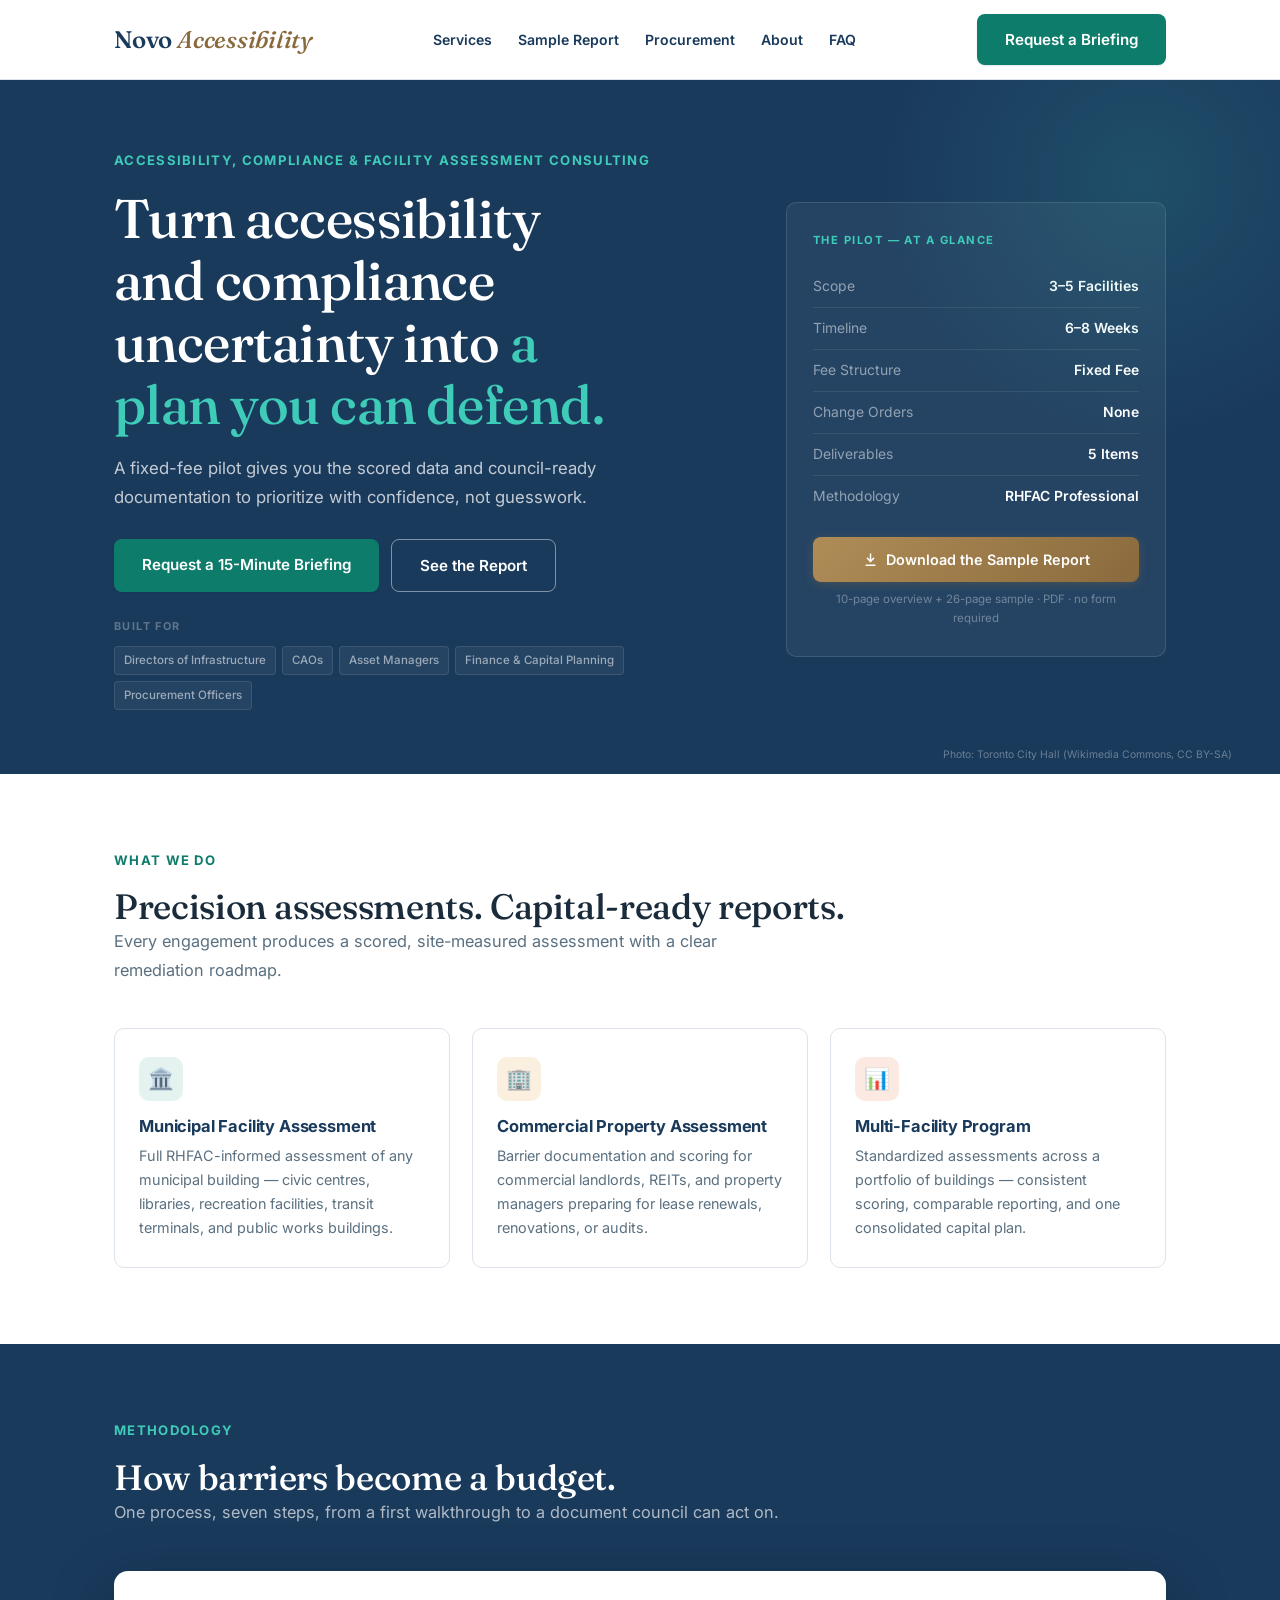
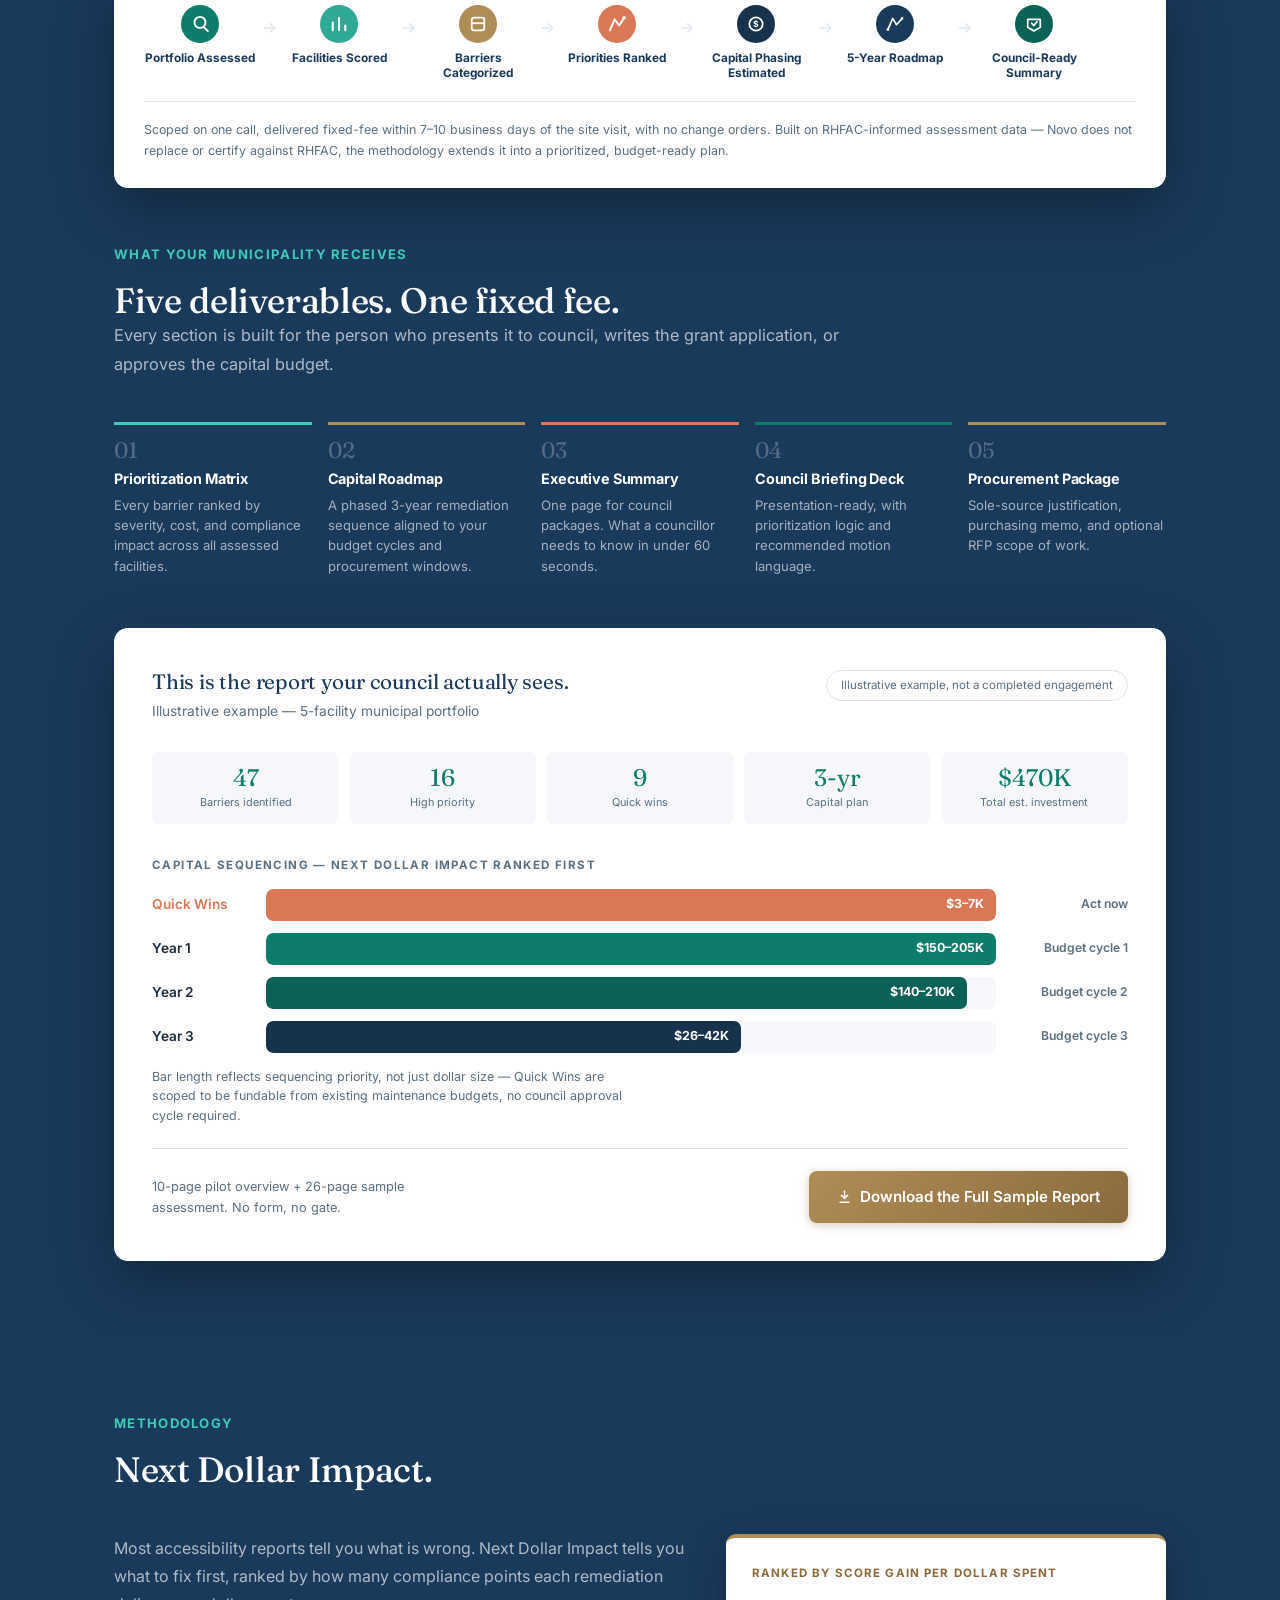
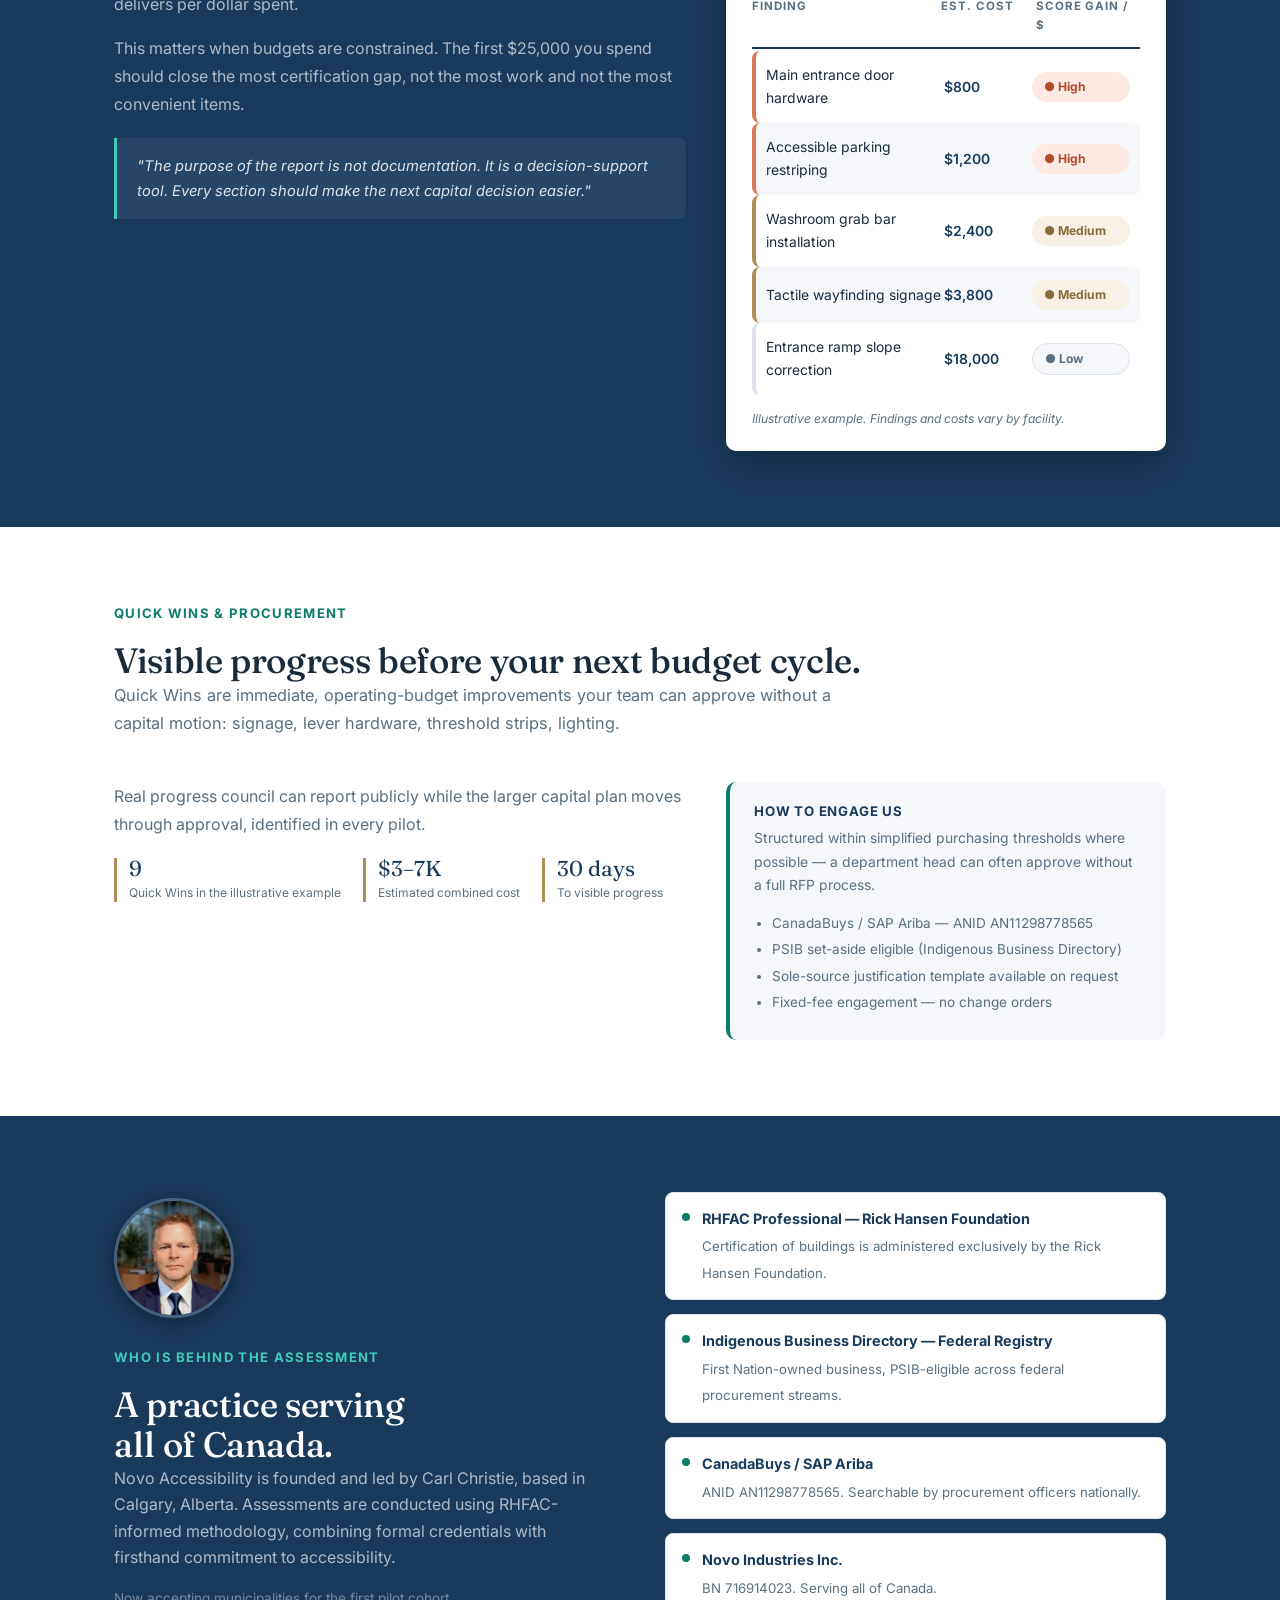
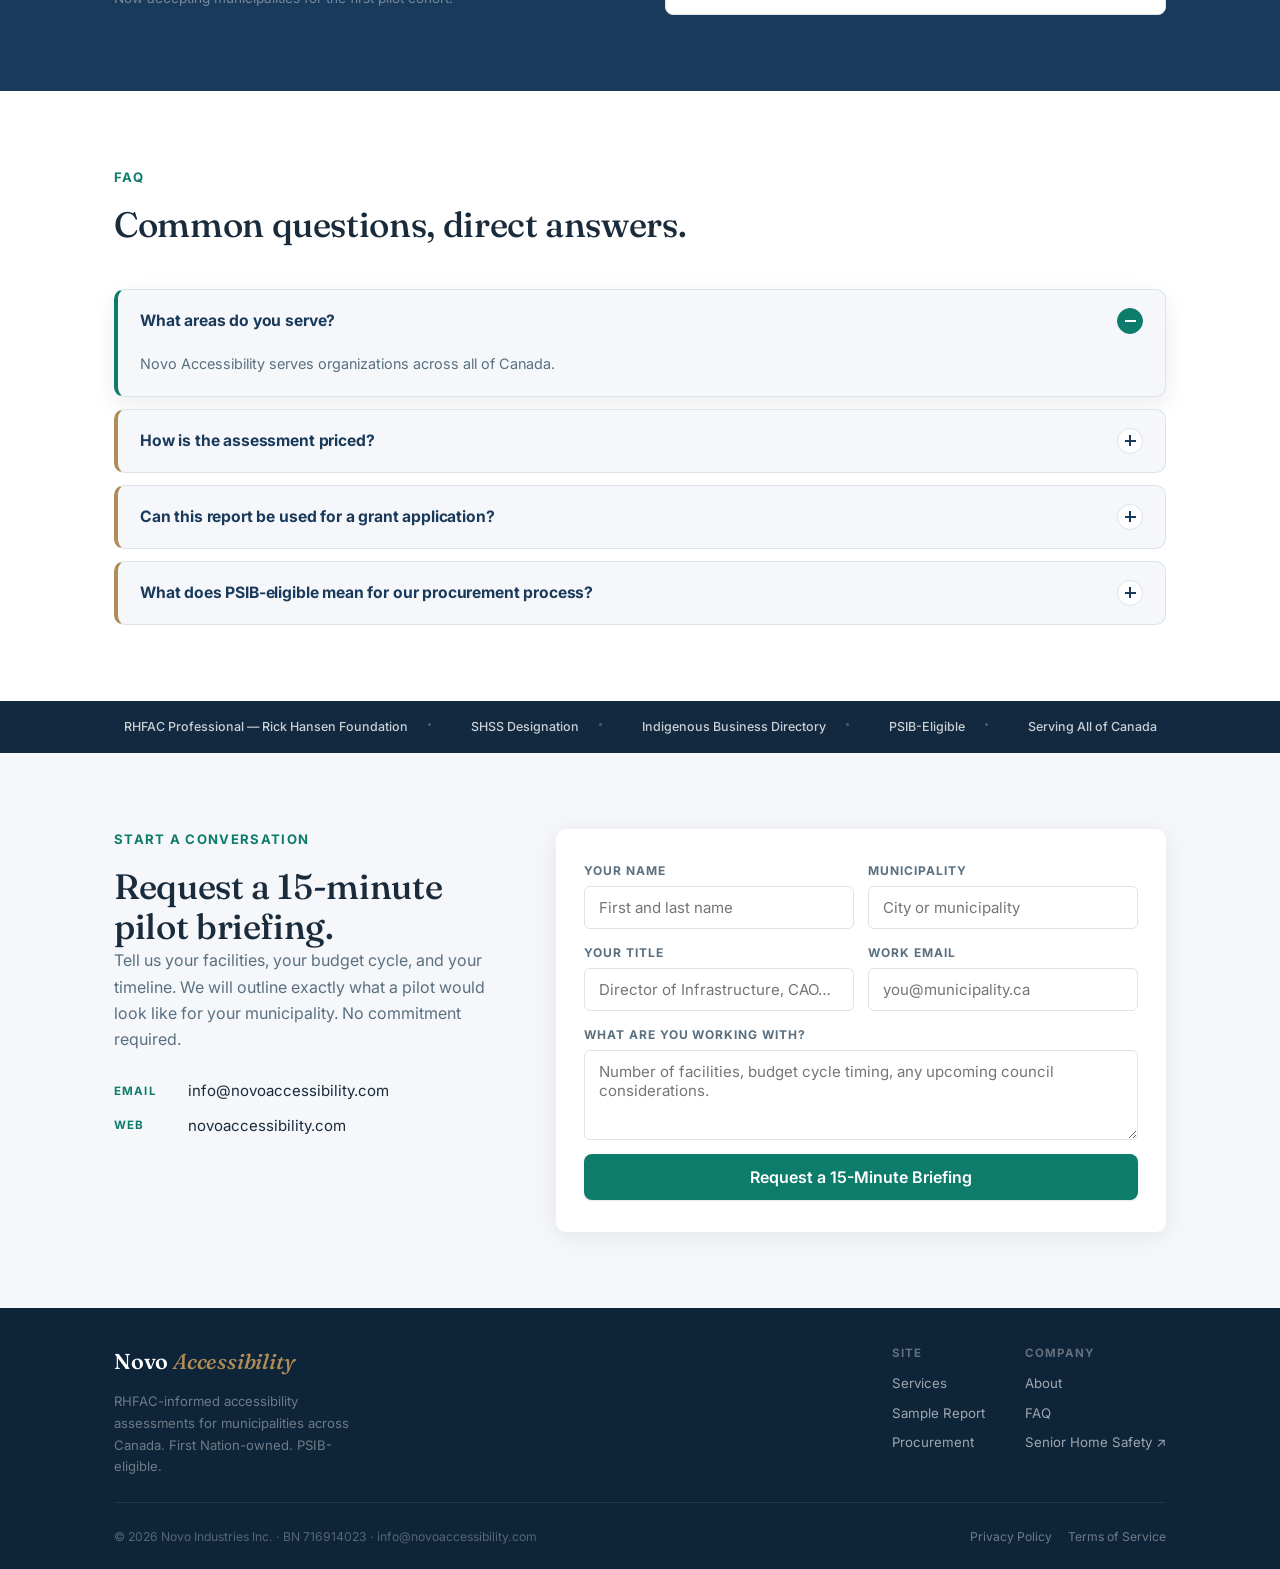
<file: index_updated.html>
<!DOCTYPE html>
<html lang="en">
<head>
<meta charset="UTF-8">
<meta name="viewport" content="width=device-width, initial-scale=1.0">
<title>Novo Accessibility — Accessibility, Compliance &amp; Facility Assessment Consulting | Canada</title>
<link rel="icon" type="image/png" sizes="16x16" href="[data-uri]">
<link rel="icon" type="image/png" sizes="32x32" href="[data-uri]">
<link rel="apple-touch-icon" sizes="180x180" href="[data-uri]">
<meta name="description" content="Council-ready accessibility capital planning for municipalities. RHFAC Professional assessments with defensible prioritization, Quick Wins, and procurement-ready deliverables in a fixed-fee pilot engagement. Serving all of Canada.">
<script type="application/ld+json">
{"@context":"https://schema.org","@type":"ProfessionalService","name":"Novo Accessibility","description":"Municipal accessibility capital planning. RHFAC Professional assessments with council-ready deliverables for municipalities across Canada.","url":"https://novoaccessibility.com","areaServed":"Canada"}
</script>
<link rel="preconnect" href="https://fonts.googleapis.com">
<link rel="preconnect" href="https://fonts.gstatic.com" crossorigin>
<link href="https://fonts.googleapis.com/css2?family=Fraunces:opsz,wght@9..144,400;9..144,500;9..144,600;9..144,700&family=Inter:wght@400;500;600;700;800&display=swap" rel="stylesheet">
<style>
:root{
  --navy:#1A3A5C; --navy2:#12293F; --teal:#0E7C6B; --teal2:#0A6257;
  --mint:#3ECBB8; --amber:#B08D57; --coral:#D97757;
  --off:#F5F7FA; --white:#FFFFFF; --text:#1A2B3C;
  --teal-tint:#EEF7F5; --amber-tint:#F7F0E5; --navy-mid:#16324D;
  --muted:#5A7080; --border:#DCE3EA; --radius:10px;
  --gold:#B08D57; --gold-deep:#8A6A3D; --gold-tint:#F7F0E5;
  --font-display:'Fraunces', Georgia, serif;
  --font-body:'Inter', system-ui, sans-serif;
}
*,*::before,*::after{box-sizing:border-box;margin:0;padding:0;}
html{scroll-behavior:smooth;}
body{font-family:var(--font-body);font-size:16px;color:var(--text);background:var(--white);line-height:1.65;-webkit-font-smoothing:antialiased;}
.w{max-width:1100px;margin:0 auto;padding:0 24px;}
h1,h2,h3{font-family:var(--font-display);font-weight:500;line-height:1.14;letter-spacing:-.01em;text-wrap:balance;font-optical-sizing:auto;}
h1{font-size:clamp(2.3rem,4.6vw,3.4rem);font-weight:500;}
h2{font-size:clamp(1.65rem,2.9vw,2.2rem);font-weight:500;}
h3{font-size:1.03rem;font-family:var(--font-body);font-weight:700;}
p{margin-bottom:1em;} p:last-child{margin-bottom:0;}
a{color:var(--teal);text-decoration:none;}
:focus-visible{outline:2px solid var(--teal);outline-offset:3px;}
.btn{display:inline-block;padding:13px 28px;border-radius:8px;font-family:var(--font-body);font-size:.95rem;font-weight:600;cursor:pointer;transition:background .18s,opacity .18s,transform .18s,box-shadow .18s;text-decoration:none;border:none;}
.btn-primary{background:var(--teal);color:var(--white);box-shadow:0 1px 2px rgba(11,31,51,.12);}
.btn-primary:hover{background:var(--teal2);transform:translateY(-1px);box-shadow:0 6px 16px rgba(14,124,107,.28);}
.btn-outline-dark{background:transparent;color:var(--white);border:1.5px solid rgba(255,255,255,.45);}
.btn-outline-dark:hover{background:rgba(255,255,255,.08);border-color:rgba(255,255,255,.7);}
.btn-outline-light{background:transparent;color:var(--navy);border:1.5px solid var(--border);}
.btn-outline-light:hover{background:var(--off);border-color:var(--teal);}
.btn-gold{background:linear-gradient(135deg,var(--gold) 0%,var(--gold-deep) 100%);color:var(--white);box-shadow:0 2px 10px rgba(138,106,61,.35);border:none;}
.btn-gold:hover{box-shadow:0 8px 22px rgba(138,106,61,.5);transform:translateY(-1px);}
.btn-gold .dl-icon{display:inline-block;margin-right:8px;vertical-align:-2px;}
.eyebrow{font-size:.82rem;font-weight:700;text-transform:uppercase;letter-spacing:.1em;color:var(--teal);display:block;margin-bottom:16px;}
.eyebrow.on-dark{color:var(--mint);opacity:1;}

/* NAV */
nav{position:sticky;top:0;z-index:100;background:var(--white);border-bottom:1px solid var(--border);padding:14px 0;}
.nav-inner{display:flex;justify-content:space-between;align-items:center;gap:20px;}
.nav-logo img{height:40px;display:block;}
.nav-logo-text{font-family:var(--font-display);font-weight:600;font-size:1.5rem;color:var(--navy);letter-spacing:-.01em;display:flex;align-items:baseline;gap:5px;}
.nav-logo-text .mark{font-style:italic;font-weight:500;color:var(--gold-deep);}
.nav-links{display:flex;gap:26px;align-items:center;}
.nav-links a{font-size:.88rem;font-weight:600;color:var(--navy);}
.nav-links a:hover{color:var(--teal);}
.nav-right{display:flex;align-items:center;gap:22px;}
@media (max-width:900px){ .nav-links{display:none;} }

/* HERO */
.hero{background:var(--navy);padding:70px 0 64px;position:relative;overflow:hidden;
  background-image:
    linear-gradient(115deg, rgba(16,27,45,.94) 0%, rgba(26,58,92,.9) 34%, rgba(26,58,92,.62) 62%, rgba(26,58,92,.42) 100%),
    url('https://commons.wikimedia.org/wiki/Special:FilePath/City%20Hall%2C%20Toronto%2C%20Ontario.jpg') center 32%/cover no-repeat;
  background-color:var(--navy);
}
.hero-photo-credit{position:absolute;right:24px;bottom:10px;font-size:.65rem;color:rgba(255,255,255,.35);z-index:2;}
.hero::after{content:"";position:absolute;right:-120px;top:-160px;width:520px;height:520px;border-radius:50%;background:radial-gradient(circle,rgba(62,203,184,.14) 0%,rgba(62,203,184,0) 70%);pointer-events:none;}
.hero::before{content:"";position:absolute;inset:0;background:linear-gradient(180deg,rgba(26,58,92,0) 55%,var(--navy) 100%);pointer-events:none;}
.hero-inner{display:grid;grid-template-columns:1.15fr 380px;gap:56px;align-items:center;position:relative;}
.hero h1{color:var(--white);margin-bottom:18px;}
.hero h1 em{color:var(--mint);font-style:normal;}
.hero-sub{font-size:1.05rem;color:rgba(255,255,255,.74);margin-bottom:26px;line-height:1.75;max-width:52ch;text-wrap:pretty;}
.role-tags{display:flex;flex-wrap:wrap;gap:6px;margin-bottom:0;}
.role-tag{background:rgba(255,255,255,.05);border:1px solid rgba(255,255,255,.1);border-radius:4px;padding:4px 9px;font-size:.72rem;color:rgba(255,255,255,.55);font-weight:500;}
.hero-for-label{font-size:.68rem;font-weight:700;text-transform:uppercase;letter-spacing:.13em;color:rgba(255,255,255,.3);margin:26px 0 10px;}
.hero-ctas{display:flex;gap:12px;flex-wrap:wrap;}
.hero-card{background:rgba(255,255,255,.05);border:1px solid rgba(255,255,255,.12);border-radius:var(--radius);padding:28px 26px;}
.hero-card-label{font-size:.7rem;font-weight:700;text-transform:uppercase;letter-spacing:.13em;color:var(--mint);margin-bottom:16px;}
.pilot-specs{list-style:none;margin-bottom:20px;}
.pilot-specs li{display:flex;justify-content:space-between;align-items:center;padding:9px 0;border-bottom:1px solid rgba(255,255,255,.08);font-size:.87rem;}
.pilot-specs li:last-child{border-bottom:none;}
.spec-label{color:rgba(255,255,255,.5);}
.spec-val{color:var(--white);font-weight:600;}
.hero-dl a{width:100%;text-align:center;display:block;font-size:.9rem;padding:11px 18px;}
.hero-dl-note{font-size:.72rem;color:rgba(255,255,255,.35);margin-top:8px;text-align:center;}

/* GENERIC SECTION */
section{padding:76px 0;}
.sec-head{max-width:760px;margin-bottom:44px;}
.sec-head p{font-size:1.02rem;color:var(--muted);line-height:1.75;text-wrap:pretty;}

/* SERVICES */
.services-grid{display:grid;grid-template-columns:repeat(3,1fr);gap:22px;}
.svc-card{border:1px solid var(--border);border-radius:var(--radius);padding:28px 24px;transition:box-shadow .2s,transform .2s;}
.svc-card:hover{box-shadow:0 10px 30px rgba(11,31,51,.08);transform:translateY(-2px);}
.icon-badge{width:44px;height:44px;border-radius:10px;display:flex;align-items:center;justify-content:center;margin-bottom:16px;font-size:1.3rem;}
.badge-teal{background:#E4F3F0;color:var(--teal);}
.badge-amber{background:#FBF0DF;color:var(--amber);}
.badge-coral{background:#FBE9E2;color:var(--coral);}
.svc-card h3{color:var(--navy);margin-bottom:8px;}
.svc-card p{font-size:.9rem;color:var(--muted);}

/* DELIVERABLES */
.deliverables-grid{display:grid;grid-template-columns:repeat(5,1fr);gap:16px;margin-bottom:52px;}
.d-card{border-top:3px solid var(--teal);padding-top:14px;}
.d-card-dark{border-top-color:var(--mint);}
.d-card-dark .d-n{color:rgba(255,255,255,.25);}
.flow-card{background:var(--white);border-radius:14px;padding:34px 30px 26px;box-shadow:0 20px 60px rgba(0,0,0,.35);}
.flow-track{display:flex;align-items:flex-start;flex-wrap:wrap;gap:18px 6px;}
.flow-step{display:flex;flex-direction:column;align-items:center;text-align:center;width:112px;}
.flow-n{width:38px;height:38px;border-radius:50%;display:flex;align-items:center;justify-content:center;margin-bottom:8px;flex-shrink:0;}
.flow-label{font-size:.74rem;font-weight:700;color:var(--navy);line-height:1.3;}
.flow-arrow{color:var(--border);font-size:1rem;margin-top:9px;flex-shrink:0;}
.flow-foot{font-size:.78rem;color:var(--muted);margin-top:20px;padding-top:18px;border-top:1px solid var(--border);}
@media (max-width:820px){.flow-arrow{display:none;}.flow-track{gap:20px;}.flow-step{width:30%;}}
.d-card:nth-child(2){border-top-color:var(--amber);}
.d-card:nth-child(3){border-top-color:var(--coral);}
.d-card:nth-child(4){border-top-color:var(--teal);}
.d-card:nth-child(5){border-top-color:var(--amber);}
.d-n{font-family:var(--font-display);font-size:1.4rem;color:var(--border);line-height:1;margin-bottom:8px;}
.d-card h3{font-size:.9rem;color:var(--navy);margin-bottom:6px;line-height:1.3;}
.d-card p{font-size:.82rem;color:var(--muted);line-height:1.55;}

/* PROOF PANEL */
.proof{background:var(--white);border-radius:14px;padding:42px 38px 38px;margin-bottom:0;box-shadow:0 20px 60px rgba(0,0,0,.35);}
.proof-top{display:flex;justify-content:space-between;align-items:flex-start;flex-wrap:wrap;gap:20px;margin-bottom:30px;}
.proof-title h3{font-family:var(--font-display);font-size:1.3rem;font-weight:400;color:var(--navy);margin-bottom:6px;}
.proof-title p{font-size:.86rem;color:var(--muted);}
.proof-tag{font-size:.72rem;color:var(--muted);border:1px solid var(--border);border-radius:20px;padding:5px 14px;white-space:nowrap;}
.proof-stats{display:grid;grid-template-columns:repeat(5,1fr);gap:10px;margin-bottom:32px;}
.p-stat{background:var(--off);border-radius:8px;padding:14px 10px;text-align:center;}
.p-val{font-family:var(--font-display);font-size:1.5rem;color:var(--teal);line-height:1;margin-bottom:5px;}
.p-lbl{font-size:.68rem;color:var(--muted);line-height:1.3;}
.roadmap-label{font-size:.72rem;font-weight:700;text-transform:uppercase;letter-spacing:.12em;color:var(--muted);margin-bottom:14px;}
.roadmap{display:flex;flex-direction:column;gap:12px;margin-bottom:14px;}
.rm-row{display:grid;grid-template-columns:100px 1fr 118px;gap:14px;align-items:center;}
.rm-name{font-size:.85rem;font-weight:600;color:var(--text);}
.rm-track{background:var(--off);border-radius:7px;height:32px;overflow:hidden;}
.rm-fill{height:100%;border-radius:7px;min-width:56px;display:flex;align-items:center;justify-content:flex-end;padding:0 12px;transition:width .3s;}
.rm-inline-cost{font-size:.78rem;font-weight:700;color:var(--white);white-space:nowrap;}
.rm-cost{font-size:.76rem;color:var(--muted);font-weight:600;text-align:right;}
.rm-highlight .rm-name{color:var(--coral);}
.roadmap-note{font-size:.78rem;color:var(--muted);line-height:1.6;max-width:60ch;}
.proof-dl{display:flex;justify-content:space-between;align-items:center;flex-wrap:wrap;gap:16px;border-top:1px solid var(--border);padding-top:22px;margin-top:22px;}
.proof-dl p{font-size:.8rem;color:var(--muted);margin-bottom:0;max-width:38ch;}

/* PROCESS */

/* QUICK WINS + PROCUREMENT */
.qw-proc{display:grid;grid-template-columns:1.3fr 1fr;gap:40px;align-items:start;}
.qw-facts{display:flex;gap:22px;margin-top:20px;flex-wrap:wrap;}
.qw-fact{border-left:3px solid var(--amber);padding-left:12px;}
.qw-fact-val{font-family:var(--font-display);font-size:1.35rem;color:var(--navy);line-height:1;}
.qw-fact-lbl{font-size:.75rem;color:var(--muted);margin-top:3px;}
.proc-note{background:var(--off);border-radius:var(--radius);border-left:4px solid var(--teal);padding:22px 24px;}
.proc-note h3{font-size:.83rem;color:var(--navy);margin-bottom:8px;text-transform:uppercase;letter-spacing:.06em;}
.proc-note p{font-size:.87rem;color:var(--muted);line-height:1.7;}
.proc-note ul{margin:10px 0 0 18px;font-size:.85rem;color:var(--muted);}
.proc-note li{margin-bottom:4px;}
.ndi-table-wrap{background:var(--white);border-radius:var(--radius);padding:26px 26px 22px;box-shadow:0 12px 40px rgba(0,0,0,.3);border-top:4px solid var(--gold);}
.ndi-quote{background:rgba(255,255,255,.06);border-left:3px solid var(--mint);border-radius:0 8px 8px 0;padding:16px 20px;margin-top:20px;}
.ndi-quote p{font-style:italic;color:rgba(255,255,255,.85);font-size:.92rem;margin-bottom:0;}
.ndi-table-head-row{display:grid;grid-template-columns:2fr 1fr 1.1fr;font-size:.72rem;font-weight:700;text-transform:uppercase;letter-spacing:.08em;color:var(--muted);padding-bottom:12px;border-bottom:2px solid var(--navy);margin-bottom:2px;}
.ndi-row{display:grid;grid-template-columns:2fr 1fr 1.1fr;padding:13px 10px;border-radius:8px;font-size:.87rem;color:var(--text);align-items:center;border-left:4px solid transparent;}
.ndi-row:nth-child(even){background:var(--off);}
.ndi-row.ndi-tier-high{border-left-color:var(--coral);}
.ndi-row.ndi-tier-med{border-left-color:var(--gold);}
.ndi-row.ndi-tier-low{border-left-color:var(--border);}
.ndi-cost{font-weight:600;color:var(--navy);}
.ndi-badge{display:inline-flex;align-items:center;gap:6px;font-size:.76rem;font-weight:700;padding:5px 12px;border-radius:20px;white-space:nowrap;}
.ndi-high{background:#FBE9E2;color:#B24A2C;}
.ndi-med{background:var(--gold-tint);color:var(--gold-deep);}
.ndi-low{background:var(--off);color:var(--muted);border:1px solid var(--border);}

/* ABOUT */
.about-sec{background:var(--navy);}
.about-inner{display:grid;grid-template-columns:1fr 1fr;gap:50px;align-items:center;}
.about-inner p{font-size:1rem;color:var(--muted);}
.credential-list{list-style:none;display:flex;flex-direction:column;gap:14px;}
.credential-list li{display:flex;gap:12px;align-items:flex-start;background:var(--white);border:1px solid var(--border);border-radius:8px;padding:14px 16px;}
.about-photo-wrap{margin-bottom:22px;}
.about-photo{width:120px;height:120px;border-radius:50%;object-fit:cover;border:3px solid rgba(255,255,255,.2);box-shadow:0 4px 24px rgba(0,0,0,.4);}
.cred-dot{width:8px;height:8px;border-radius:50%;background:var(--teal);margin-top:6px;flex-shrink:0;}
.credential-list strong{display:block;color:var(--navy);font-size:.9rem;margin-bottom:2px;}
.credential-list span{font-size:.83rem;color:var(--muted);}

/* FAQ */
.faq-list{display:flex;flex-direction:column;gap:12px;}
.faq-item{background:var(--off);border:1px solid var(--border);border-left:4px solid var(--gold);border-radius:10px;padding:0;transition:box-shadow .2s,border-color .2s;overflow:hidden;}
.faq-item[open]{border-left-color:var(--teal);box-shadow:0 8px 24px rgba(11,31,51,.08);}
.faq-item summary{list-style:none;cursor:pointer;display:flex;justify-content:space-between;align-items:center;gap:16px;padding:18px 22px;}
.faq-item summary::-webkit-details-marker{display:none;}
.faq-item summary h3{color:var(--navy);font-size:.98rem;margin-bottom:0;}
.faq-plus{flex-shrink:0;width:26px;height:26px;border-radius:50%;background:var(--white);border:1.5px solid var(--border);display:flex;align-items:center;justify-content:center;position:relative;transition:transform .2s,background .2s,border-color .2s;}
.faq-plus::before,.faq-plus::after{content:"";position:absolute;background:var(--navy);transition:transform .2s,opacity .2s;}
.faq-plus::before{width:11px;height:2px;}
.faq-plus::after{width:2px;height:11px;}
.faq-item[open] .faq-plus{background:var(--teal);border-color:var(--teal);}
.faq-item[open] .faq-plus::before,.faq-item[open] .faq-plus::after{background:var(--white);}
.faq-item[open] .faq-plus::after{opacity:0;}
.faq-item p{font-size:.9rem;color:var(--muted);padding:0 22px 20px;}

/* TRUST BAR */
.trust-bar{background:var(--navy2);padding:16px 0;}
.trust-inner{display:flex;flex-wrap:wrap;gap:8px 20px;align-items:center;justify-content:center;}
.trust-item{font-size:.78rem;color:rgba(255,255,255,.78);font-weight:500;}
.trust-dot{width:3px;height:3px;border-radius:50%;background:rgba(255,255,255,.25);display:inline-block;margin-right:20px;position:relative;top:-2px;}

/* CONTACT */
.contact-sec{background:var(--off);}
.contact-inner{display:grid;grid-template-columns:1fr 1fr;gap:56px;align-items:start;}
.contact-left p{font-size:1rem;color:var(--muted);}
.contact-detail{margin-top:26px;display:flex;flex-direction:column;gap:10px;}
.c-row{display:flex;align-items:center;gap:10px;}
.c-label{font-size:.72rem;font-weight:700;text-transform:uppercase;letter-spacing:.1em;color:var(--teal);min-width:64px;}
.c-val{font-size:.94rem;color:var(--text);}
.contact-form{background:var(--white);border-radius:var(--radius);padding:32px 28px;box-shadow:0 4px 24px rgba(11,31,51,.08);}
.form-row{display:grid;grid-template-columns:1fr 1fr;gap:14px;}
.form-group{display:flex;flex-direction:column;gap:5px;margin-bottom:14px;}
.form-group label{font-size:.75rem;font-weight:700;text-transform:uppercase;letter-spacing:.08em;color:var(--muted);}
.form-group input,.form-group textarea{padding:11px 14px;border-radius:6px;border:1.5px solid var(--border);font-family:var(--font-body);font-size:.94rem;color:var(--text);background:var(--white);outline:none;transition:border-color .15s;}
.form-group input:focus,.form-group textarea:focus{border-color:var(--teal);}
.form-group textarea{resize:vertical;min-height:90px;}
.form-submit .btn{width:100%;text-align:center;font-size:1rem;padding:13px;}
.form-success{display:none;text-align:center;padding:20px 0;}
.form-success h3{color:var(--navy);margin-bottom:8px;}
.form-success p{color:var(--muted);font-size:.94rem;}

footer{background:#0E2438;padding:36px 0 22px;}
.footer-top{display:flex;justify-content:space-between;flex-wrap:wrap;gap:24px;margin-bottom:24px;padding-bottom:24px;border-bottom:1px solid rgba(255,255,255,.08);}
.footer-logo img{height:32px;margin-bottom:12px;filter:brightness(0) invert(1);}
.footer-logo-text{font-family:var(--font-display);font-weight:600;font-size:1.35rem;color:var(--white);letter-spacing:-.01em;display:flex;align-items:baseline;gap:5px;margin-bottom:12px;}
.footer-logo-text .mark{font-style:italic;font-weight:500;color:var(--gold);}
.footer-blurb{font-size:.82rem;color:rgba(255,255,255,.4);max-width:32ch;}
.footer-nav{display:flex;gap:40px;flex-wrap:wrap;}
.footer-col h4{font-size:.72rem;text-transform:uppercase;letter-spacing:.1em;color:rgba(255,255,255,.35);margin-bottom:10px;}
.footer-col a{display:block;font-size:.83rem;color:rgba(255,255,255,.6);margin-bottom:8px;}
.footer-col a:hover{color:var(--mint);}
.footer-inner{display:flex;justify-content:space-between;align-items:center;flex-wrap:wrap;gap:10px;}
.footer-copy{font-size:.76rem;color:rgba(255,255,255,.3);}
.footer-legal{display:flex;gap:16px;}
.footer-legal a{font-size:.76rem;color:rgba(255,255,255,.4);}
.footer-legal a:hover{color:rgba(255,255,255,.7);}

@media (max-width:860px){
  .hero-inner,.contact-inner,.about-inner{grid-template-columns:1fr;gap:36px;}
  .services-grid{grid-template-columns:1fr 1fr;}
  .deliverables-grid{grid-template-columns:repeat(2,1fr);}
  .proof-stats{grid-template-columns:repeat(2,1fr);}
  .qw-proc{grid-template-columns:1fr;}
  .rm-row{grid-template-columns:70px 1fr 78px;gap:8px;}
  .rm-inline-cost{font-size:.7rem;}
  .rm-cost{font-size:.68rem;}
  .rm-name{font-size:.74rem;}
}
@media (max-width:520px){
  .services-grid,.deliverables-grid{grid-template-columns:1fr;}
  .form-row{grid-template-columns:1fr;}
  section{padding:52px 0;}
  .hero{padding:52px 0;}
  #services h2{white-space:normal !important;}
}
</style>
</head>
<body>

<nav>
  <div class="w nav-inner">
    <a href="#" class="nav-logo-text">Novo <span class="mark">Accessibility</span></a>
    <div class="nav-links">
      <a href="#services">Services</a>
      <a href="#report">Sample Report</a>
      <a href="#procurement">Procurement</a>
      <a href="#about">About</a>
      <a href="#faq">FAQ</a>
    </div>
    <div class="nav-right">
      <a href="#contact" class="btn btn-primary">Request a Briefing</a>
    </div>
  </div>
</nav>

<section class="hero" style="padding-top:70px;">
  <div class="w hero-inner">
    <div>
      <span class="eyebrow on-dark">Accessibility, Compliance &amp; Facility Assessment Consulting</span>
      <h1>Turn accessibility and compliance uncertainty into <em>a plan you can defend.</em></h1>
      <p class="hero-sub">A fixed-fee pilot gives you the scored data and council-ready documentation to prioritize with confidence, not guesswork.</p>
      <div class="hero-ctas">
        <a href="#contact" class="btn btn-primary">Request a 15-Minute Briefing</a>
        <a href="#report" class="btn btn-outline-dark">See the Report</a>
      </div>
      <div class="hero-for-label">Built for</div>
      <div class="role-tags">
        <span class="role-tag">Directors of Infrastructure</span>
        <span class="role-tag">CAOs</span>
        <span class="role-tag">Asset Managers</span>
        <span class="role-tag">Finance &amp; Capital Planning</span>
        <span class="role-tag">Procurement Officers</span>
      </div>
    </div>
    <div>
      <div class="hero-card">
        <div class="hero-card-label">The Pilot — At a Glance</div>
        <ul class="pilot-specs">
          <li><span class="spec-label">Scope</span><span class="spec-val">3–5 Facilities</span></li>
          <li><span class="spec-label">Timeline</span><span class="spec-val">6–8 Weeks</span></li>
          <li><span class="spec-label">Fee Structure</span><span class="spec-val">Fixed Fee</span></li>
          <li><span class="spec-label">Change Orders</span><span class="spec-val">None</span></li>
          <li><span class="spec-label">Deliverables</span><span class="spec-val">5 Items</span></li>
          <li><span class="spec-label">Methodology</span><span class="spec-val">RHFAC Professional</span></li>
        </ul>
        <div class="hero-dl">
          <a href="pilot-overview.pdf" download class="btn btn-gold"><svg class="dl-icon" width="15" height="15" viewBox="0 0 24 24" fill="none" stroke="white" stroke-width="2.4" stroke-linecap="round" stroke-linejoin="round"><path d="M12 3v12"/><path d="M7 10l5 5 5-5"/><path d="M5 21h14"/></svg>Download the Sample Report</a>
          <div class="hero-dl-note">10-page overview + 26-page sample · PDF · no form required</div>
        </div>
      </div>
    </div>
  </div>
  <div class="w hero-photo-credit">Photo: Toronto City Hall (Wikimedia Commons, CC BY-SA)</div>
</section>

<section id="services">
  <div class="w">
    <div class="sec-head">
      <span class="eyebrow">What We Do</span>
      <h2 style="max-width:none;white-space:nowrap;">Precision assessments. Capital-ready reports.</h2>
      <p>Every engagement produces a scored, site-measured assessment with a clear remediation roadmap.</p>
    </div>
    <div class="services-grid">
      <div class="svc-card">
        <div class="icon-badge badge-teal">🏛️</div>
        <h3>Municipal Facility Assessment</h3>
        <p>Full RHFAC-informed assessment of any municipal building — civic centres, libraries, recreation facilities, transit terminals, and public works buildings.</p>
      </div>
      <div class="svc-card">
        <div class="icon-badge badge-amber">🏢</div>
        <h3>Commercial Property Assessment</h3>
        <p>Barrier documentation and scoring for commercial landlords, REITs, and property managers preparing for lease renewals, renovations, or audits.</p>
      </div>
      <div class="svc-card">
        <div class="icon-badge badge-coral">📊</div>
        <h3>Multi-Facility Program</h3>
        <p>Standardized assessments across a portfolio of buildings — consistent scoring, comparable reporting, and one consolidated capital plan.</p>
      </div>
    </div>
  </div>
</section>

<section id="report" style="background:var(--navy);">
  <div class="w">
    <div class="sec-head">
      <span class="eyebrow on-dark">Methodology</span>
      <h2 style="color:var(--white);">How barriers become a budget.</h2>
      <p style="color:rgba(255,255,255,.65);">One process, seven steps, from a first walkthrough to a document council can act on.</p>
    </div>

    <div class="flow-card">
      <div class="flow-track">
        <div class="flow-step">
          <div class="flow-n" style="background:#0E7C6B;"><svg viewBox="-14 -14 28 28" width="22" height="22"><circle cx="0" cy="-2" r="7" fill="none" stroke="white" stroke-width="2.4"/><line x1="5" y1="4" x2="10" y2="9" stroke="white" stroke-width="2.4" stroke-linecap="round"/></svg></div>
          <div class="flow-label">Portfolio Assessed</div>
        </div>
        <div class="flow-arrow">→</div>
        <div class="flow-step">
          <div class="flow-n" style="background:#2FA895;"><svg viewBox="-14 -14 28 28" width="22" height="22"><line x1="-8" y1="8" x2="-8" y2="-2" stroke="white" stroke-width="2.6" stroke-linecap="round"/><line x1="0" y1="8" x2="0" y2="-8" stroke="white" stroke-width="2.6" stroke-linecap="round"/><line x1="8" y1="8" x2="8" y2="2" stroke="white" stroke-width="2.6" stroke-linecap="round"/></svg></div>
          <div class="flow-label">Facilities Scored</div>
        </div>
        <div class="flow-arrow">→</div>
        <div class="flow-step">
          <div class="flow-n" style="background:#B08D57;"><svg viewBox="-14 -14 28 28" width="22" height="22"><rect x="-8" y="-8" width="16" height="16" rx="3" fill="none" stroke="white" stroke-width="2.2"/><line x1="-8" y1="-1" x2="8" y2="-1" stroke="white" stroke-width="2.2"/></svg></div>
          <div class="flow-label">Barriers Categorized</div>
        </div>
        <div class="flow-arrow">→</div>
        <div class="flow-step">
          <div class="flow-n" style="background:#D97757;"><svg viewBox="-14 -14 28 28" width="22" height="22"><path d="M -9 8 L -3 -6 L 3 2 L 9 -8" fill="none" stroke="white" stroke-width="2.4" stroke-linecap="round" stroke-linejoin="round"/><circle cx="9" cy="-8" r="2.2" fill="white"/></svg></div>
          <div class="flow-label">Priorities Ranked</div>
        </div>
        <div class="flow-arrow">→</div>
        <div class="flow-step">
          <div class="flow-n" style="background:#16324D;"><svg viewBox="-14 -14 28 28" width="22" height="22"><circle r="8.5" fill="none" stroke="white" stroke-width="2.2"/><text x="0" y="4" text-anchor="middle" font-size="11" font-weight="700" fill="white">$</text></svg></div>
          <div class="flow-label">Capital Phasing Estimated</div>
        </div>
        <div class="flow-arrow">→</div>
        <div class="flow-step">
          <div class="flow-n" style="background:#1A3A5C;"><svg viewBox="-14 -14 28 28" width="22" height="22"><path d="M -9 7 L -3 -7 L 2 1 L 9 -7" fill="none" stroke="white" stroke-width="2.2" stroke-linecap="round" stroke-linejoin="round"/><circle cx="-9" cy="7" r="1.8" fill="white"/><circle cx="9" cy="-7" r="1.8" fill="white"/></svg></div>
          <div class="flow-label">5-Year Roadmap</div>
        </div>
        <div class="flow-arrow">→</div>
        <div class="flow-step">
          <div class="flow-n" style="background:#0A6257;"><svg viewBox="-14 -14 28 28" width="22" height="22"><path d="M -8 -6 L 8 -6 L 8 4 L 0 9 L -8 4 Z" fill="none" stroke="white" stroke-width="2.2" stroke-linejoin="round"/><path d="M -3 -1 L -0.5 2 L 4 -3" fill="none" stroke="white" stroke-width="2.2" stroke-linecap="round" stroke-linejoin="round"/></svg></div>
          <div class="flow-label">Council-Ready Summary</div>
        </div>
      </div>
      <p class="flow-foot">Scoped on one call, delivered fixed-fee within 7–10 business days of the site visit, with no change orders. Built on RHFAC-informed assessment data — Novo does not replace or certify against RHFAC, the methodology extends it into a prioritized, budget-ready plan.</p>
    </div>

    <div class="sec-head" style="margin-top:56px;">
      <span class="eyebrow on-dark">What Your Municipality Receives</span>
      <h2 style="color:var(--white);">Five deliverables. One fixed fee.</h2>
      <p style="color:rgba(255,255,255,.65);">Every section is built for the person who presents it to council, writes the grant application, or approves the capital budget.</p>
    </div>

    <div class="deliverables-grid">
      <div class="d-card d-card-dark"><div class="d-n">01</div><h3 style="color:var(--white);">Prioritization Matrix</h3><p style="color:rgba(255,255,255,.6);">Every barrier ranked by severity, cost, and compliance impact across all assessed facilities.</p></div>
      <div class="d-card d-card-dark"><div class="d-n">02</div><h3 style="color:var(--white);">Capital Roadmap</h3><p style="color:rgba(255,255,255,.6);">A phased 3-year remediation sequence aligned to your budget cycles and procurement windows.</p></div>
      <div class="d-card d-card-dark"><div class="d-n">03</div><h3 style="color:var(--white);">Executive Summary</h3><p style="color:rgba(255,255,255,.6);">One page for council packages. What a councillor needs to know in under 60 seconds.</p></div>
      <div class="d-card d-card-dark"><div class="d-n">04</div><h3 style="color:var(--white);">Council Briefing Deck</h3><p style="color:rgba(255,255,255,.6);">Presentation-ready, with prioritization logic and recommended motion language.</p></div>
      <div class="d-card d-card-dark"><div class="d-n">05</div><h3 style="color:var(--white);">Procurement Package</h3><p style="color:rgba(255,255,255,.6);">Sole-source justification, purchasing memo, and optional RFP scope of work.</p></div>
    </div>

    <div class="proof">
      <div class="proof-top">
        <div class="proof-title">
          <h3>This is the report your council actually sees.</h3>
          <p>Illustrative example — 5-facility municipal portfolio</p>
        </div>
        <span class="proof-tag">Illustrative example, not a completed engagement</span>
      </div>
      <div class="proof-stats">
        <div class="p-stat"><div class="p-val">47</div><div class="p-lbl">Barriers identified</div></div>
        <div class="p-stat"><div class="p-val">16</div><div class="p-lbl">High priority</div></div>
        <div class="p-stat"><div class="p-val">9</div><div class="p-lbl">Quick wins</div></div>
        <div class="p-stat"><div class="p-val">3-yr</div><div class="p-lbl">Capital plan</div></div>
        <div class="p-stat"><div class="p-val">$470K</div><div class="p-lbl">Total est. investment</div></div>
      </div>
      <div class="roadmap-label">Capital Sequencing — Next Dollar Impact ranked first</div>
      <div class="roadmap">
        <div class="rm-row rm-highlight"><span class="rm-name">Quick Wins</span><div class="rm-track"><div class="rm-fill" style="width:100%;background:var(--coral);"><span class="rm-inline-cost">$3–7K</span></div></div><span class="rm-cost">Act now</span></div>
        <div class="rm-row"><span class="rm-name">Year 1</span><div class="rm-track"><div class="rm-fill" style="width:100%;background:var(--teal);"><span class="rm-inline-cost">$150–205K</span></div></div><span class="rm-cost">Budget cycle 1</span></div>
        <div class="rm-row"><span class="rm-name">Year 2</span><div class="rm-track"><div class="rm-fill" style="width:96%;background:var(--teal2);"><span class="rm-inline-cost">$140–210K</span></div></div><span class="rm-cost">Budget cycle 2</span></div>
        <div class="rm-row"><span class="rm-name">Year 3</span><div class="rm-track"><div class="rm-fill" style="width:65%;background:var(--navy-mid);"><span class="rm-inline-cost">$26–42K</span></div></div><span class="rm-cost">Budget cycle 3</span></div>
      </div>
      <p class="roadmap-note">Bar length reflects sequencing priority, not just dollar size — Quick Wins are scoped to be fundable from existing maintenance budgets, no council approval cycle required.</p>
      <div class="proof-dl">
        <p>10-page pilot overview + 26-page sample assessment. No form, no gate.</p>
        <a href="pilot-overview.pdf" download class="btn btn-gold"><svg class="dl-icon" width="15" height="15" viewBox="0 0 24 24" fill="none" stroke="white" stroke-width="2.4" stroke-linecap="round" stroke-linejoin="round"><path d="M12 3v12"/><path d="M7 10l5 5 5-5"/><path d="M5 21h14"/></svg>Download the Full Sample Report</a>
      </div>
    </div>
  </div>
</section>

<section id="ndi" style="background:var(--navy);">
  <div class="w">
    <div class="sec-head" style="max-width:100%;">
      <span class="eyebrow on-dark">Methodology</span>
      <h2 style="color:var(--white);">Next Dollar Impact.</h2>
    </div>
    <div class="qw-proc">
      <div>
        <p style="font-size:1rem;color:rgba(255,255,255,.65);line-height:1.75;">Most accessibility reports tell you what is wrong. Next Dollar Impact tells you what to fix first, ranked by how many compliance points each remediation delivers per dollar spent.</p>
        <p style="font-size:1rem;color:rgba(255,255,255,.65);line-height:1.75;">This matters when budgets are constrained. The first $25,000 you spend should close the most certification gap, not the most work and not the most convenient items.</p>
        <div class="ndi-quote">
          <p>"The purpose of the report is not documentation. It is a decision-support tool. Every section should make the next capital decision easier."</p>
        </div>
      </div>
      <div class="ndi-table-wrap">
        <div style="font-size:.72rem;font-weight:700;text-transform:uppercase;letter-spacing:.1em;color:var(--gold-deep);margin-bottom:14px;">Ranked by score gain per dollar spent</div>
        <div class="ndi-table-head-row">
          <span>Finding</span><span>Est. Cost</span><span>Score Gain / $</span>
        </div>
        <div class="ndi-row ndi-tier-high"><span>Main entrance door hardware</span><span class="ndi-cost">$800</span><span class="ndi-badge ndi-high">● High</span></div>
        <div class="ndi-row ndi-tier-high"><span>Accessible parking restriping</span><span class="ndi-cost">$1,200</span><span class="ndi-badge ndi-high">● High</span></div>
        <div class="ndi-row ndi-tier-med"><span>Washroom grab bar installation</span><span class="ndi-cost">$2,400</span><span class="ndi-badge ndi-med">● Medium</span></div>
        <div class="ndi-row ndi-tier-med"><span>Tactile wayfinding signage</span><span class="ndi-cost">$3,800</span><span class="ndi-badge ndi-med">● Medium</span></div>
        <div class="ndi-row ndi-tier-low"><span>Entrance ramp slope correction</span><span class="ndi-cost">$18,000</span><span class="ndi-badge ndi-low">● Low</span></div>
        <p style="font-size:.76rem;color:var(--muted);margin-top:14px;font-style:italic;">Illustrative example. Findings and costs vary by facility.</p>
      </div>
    </div>
  </div>
</section>

<section id="procurement">
  <div class="w">
    <div class="sec-head">
      <span class="eyebrow">Quick Wins &amp; Procurement</span>
      <h2>Visible progress before your next budget cycle.</h2>
      <p>Quick Wins are immediate, operating-budget improvements your team can approve without a capital motion: signage, lever hardware, threshold strips, lighting.</p>
    </div>
    <div class="qw-proc">
      <div>
        <p style="font-size:1rem;color:var(--muted);line-height:1.75;">Real progress council can report publicly while the larger capital plan moves through approval, identified in every pilot.</p>
        <div class="qw-facts">
          <div class="qw-fact"><div class="qw-fact-val">9</div><div class="qw-fact-lbl">Quick Wins in the illustrative example</div></div>
          <div class="qw-fact"><div class="qw-fact-val">$3–7K</div><div class="qw-fact-lbl">Estimated combined cost</div></div>
          <div class="qw-fact"><div class="qw-fact-val">30 days</div><div class="qw-fact-lbl">To visible progress</div></div>
        </div>
      </div>
      <div class="proc-note">
        <h3>How to Engage Us</h3>
        <p>Structured within simplified purchasing thresholds where possible — a department head can often approve without a full RFP process.</p>
        <ul>
          <li>CanadaBuys / SAP Ariba — ANID AN11298778565</li>
          <li>PSIB set-aside eligible (Indigenous Business Directory)</li>
          <li>Sole-source justification template available on request</li>
          <li>Fixed-fee engagement — no change orders</li>
        </ul>
      </div>
    </div>
  </div>
</section>

<section class="about-sec" id="about">
  <div class="w about-inner">
    <div>
      <div class="about-photo-wrap">
        <img src="[data-uri]" alt="Carl Christie, Founder, Novo Accessibility" class="about-photo">
      </div>
      <span class="eyebrow on-dark">Who Is Behind the Assessment</span>
      <h2 style="color:var(--white);">A practice serving all of Canada.</h2>
      <p style="color:rgba(255,255,255,.65);">Novo Accessibility is founded and led by Carl Christie, based in Calgary, Alberta. Assessments are conducted using RHFAC-informed methodology, combining formal credentials with firsthand commitment to accessibility.</p>
      <p style="font-size:.85rem;color:rgba(255,255,255,.4);">Now accepting municipalities for the first pilot cohort.</p>
    </div>
    <ul class="credential-list">
      <li><span class="cred-dot"></span><div><strong>RHFAC Professional — Rick Hansen Foundation</strong><span>Certification of buildings is administered exclusively by the Rick Hansen Foundation.</span></div></li>
      <li><span class="cred-dot"></span><div><strong>Indigenous Business Directory — Federal Registry</strong><span>First Nation-owned business, PSIB-eligible across federal procurement streams.</span></div></li>
      <li><span class="cred-dot"></span><div><strong>CanadaBuys / SAP Ariba</strong><span>ANID AN11298778565. Searchable by procurement officers nationally.</span></div></li>
      <li><span class="cred-dot"></span><div><strong>Novo Industries Inc.</strong><span>BN 716914023. Serving all of Canada.</span></div></li>
    </ul>
  </div>
</section>

<section id="faq">
  <div class="w">
    <div class="sec-head">
      <span class="eyebrow">FAQ</span>
      <h2>Common questions, direct answers.</h2>
    </div>
    <div class="faq-list">
      <details class="faq-item" open><summary><h3>What areas do you serve?</h3><span class="faq-plus"></span></summary><p>Novo Accessibility serves organizations across all of Canada.</p></details>
      <details class="faq-item"><summary><h3>How is the assessment priced?</h3><span class="faq-plus"></span></summary><p>Pricing depends on facility size, number of buildings, and location. Contact us for a scoping conversation and a written fixed-fee quote. No change orders on fixed-fee work.</p></details>
      <details class="faq-item"><summary><h3>Can this report be used for a grant application?</h3><span class="faq-plus"></span></summary><p>Yes. The scored findings, phased capital plan, and certification pathway table are built with grant writers in mind, including CMHC and Enabling Accessibility Fund submissions.</p></details>
      <details class="faq-item"><summary><h3>What does PSIB-eligible mean for our procurement process?</h3><span class="faq-plus"></span></summary><p>Federal departments with an Indigenous procurement target can award contracts through the Procurement Strategy for Indigenous Business without competitive tender. Novo counts toward that target.</p></details>
    </div>
  </div>
</section>

<div class="trust-bar">
  <div class="w trust-inner">
    <span class="trust-item">RHFAC Professional — Rick Hansen Foundation</span><span class="trust-dot"></span>
    <span class="trust-item">SHSS Designation</span><span class="trust-dot"></span>
    <span class="trust-item">Indigenous Business Directory</span><span class="trust-dot"></span>
    <span class="trust-item">PSIB-Eligible</span><span class="trust-dot"></span>
    <span class="trust-item">Serving All of Canada</span>
  </div>
</div>

<section class="contact-sec" id="contact">
  <div class="w contact-inner">
    <div class="contact-left">
      <span class="eyebrow">Start a Conversation</span>
      <h2>Request a 15-minute pilot briefing.</h2>
      <p>Tell us your facilities, your budget cycle, and your timeline. We will outline exactly what a pilot would look like for your municipality. No commitment required.</p>
      <div class="contact-detail">
        <div class="c-row"><span class="c-label">Email</span><span class="c-val">info@novoaccessibility.com</span></div>
        <div class="c-row"><span class="c-label">Web</span><span class="c-val">novoaccessibility.com</span></div>
      </div>
    </div>
    <div>
      <div class="contact-form" id="contact-wrap">
        <form id="contact-form" action="https://formspree.io/f/maqkbvjn" method="POST">
          <div class="form-row">
            <div class="form-group"><label for="name">Your name</label><input type="text" id="name" name="name" placeholder="First and last name" required></div>
            <div class="form-group"><label for="municipality">Municipality</label><input type="text" id="municipality" name="municipality" placeholder="City or municipality" required></div>
          </div>
          <div class="form-row">
            <div class="form-group"><label for="title">Your title</label><input type="text" id="title" name="title" placeholder="Director of Infrastructure, CAO…"></div>
            <div class="form-group"><label for="email">Work email</label><input type="email" id="email" name="email" placeholder="you@municipality.ca" required></div>
          </div>
          <div class="form-group"><label for="message">What are you working with?</label><textarea id="message" name="message" placeholder="Number of facilities, budget cycle timing, any upcoming council considerations."></textarea></div>
          <div class="form-submit"><button type="submit" class="btn btn-primary">Request a 15-Minute Briefing</button></div>
        </form>
        <div class="form-success" id="form-success">
          <h3>Request received.</h3>
          <p>We will be in touch within one business day to schedule your briefing.</p>
        </div>
      </div>
    </div>
  </div>
</section>

<footer>
  <div class="w">
    <div class="footer-top">
      <div class="footer-logo">
        <div class="footer-logo-text">Novo <span class="mark">Accessibility</span></div>
        <p class="footer-blurb">RHFAC-informed accessibility assessments for municipalities across Canada. First Nation-owned. PSIB-eligible.</p>
      </div>
      <div class="footer-nav">
        <div class="footer-col">
          <h4>Site</h4>
          <a href="#services">Services</a>
          <a href="#report">Sample Report</a>
          <a href="#procurement">Procurement</a>
        </div>
        <div class="footer-col">
          <h4>Company</h4>
          <a href="#about">About</a>
          <a href="#faq">FAQ</a>
          <a href="https://novoseniorsafety.com">Senior Home Safety ↗</a>
        </div>
      </div>
    </div>
    <div class="footer-inner">
      <div class="footer-copy">© 2026 Novo Industries Inc. · BN 716914023 · info@novoaccessibility.com</div>
      <div class="footer-legal">
        <a href="privacy.html">Privacy Policy</a>
        <a href="terms.html">Terms of Service</a>
      </div>
    </div>
  </div>
</footer>

<script>
const form = document.getElementById('contact-form');
const success = document.getElementById('form-success');
if (form) {
  form.addEventListener('submit', async (e) => {
    e.preventDefault();
    const btn = form.querySelector('button[type="submit"]');
    btn.textContent = 'Sending…';
    btn.disabled = true;
    try {
      const res = await fetch(form.action, { method: 'POST', body: new FormData(form), headers: { 'Accept': 'application/json' } });
      if (res.ok) { form.style.display = 'none'; success.style.display = 'block'; }
      else { btn.textContent = 'Request a 15-Minute Briefing'; btn.disabled = false; }
    } catch { btn.textContent = 'Request a 15-Minute Briefing'; btn.disabled = false; }
  });
}
</script>
</body>
</html>
</file>
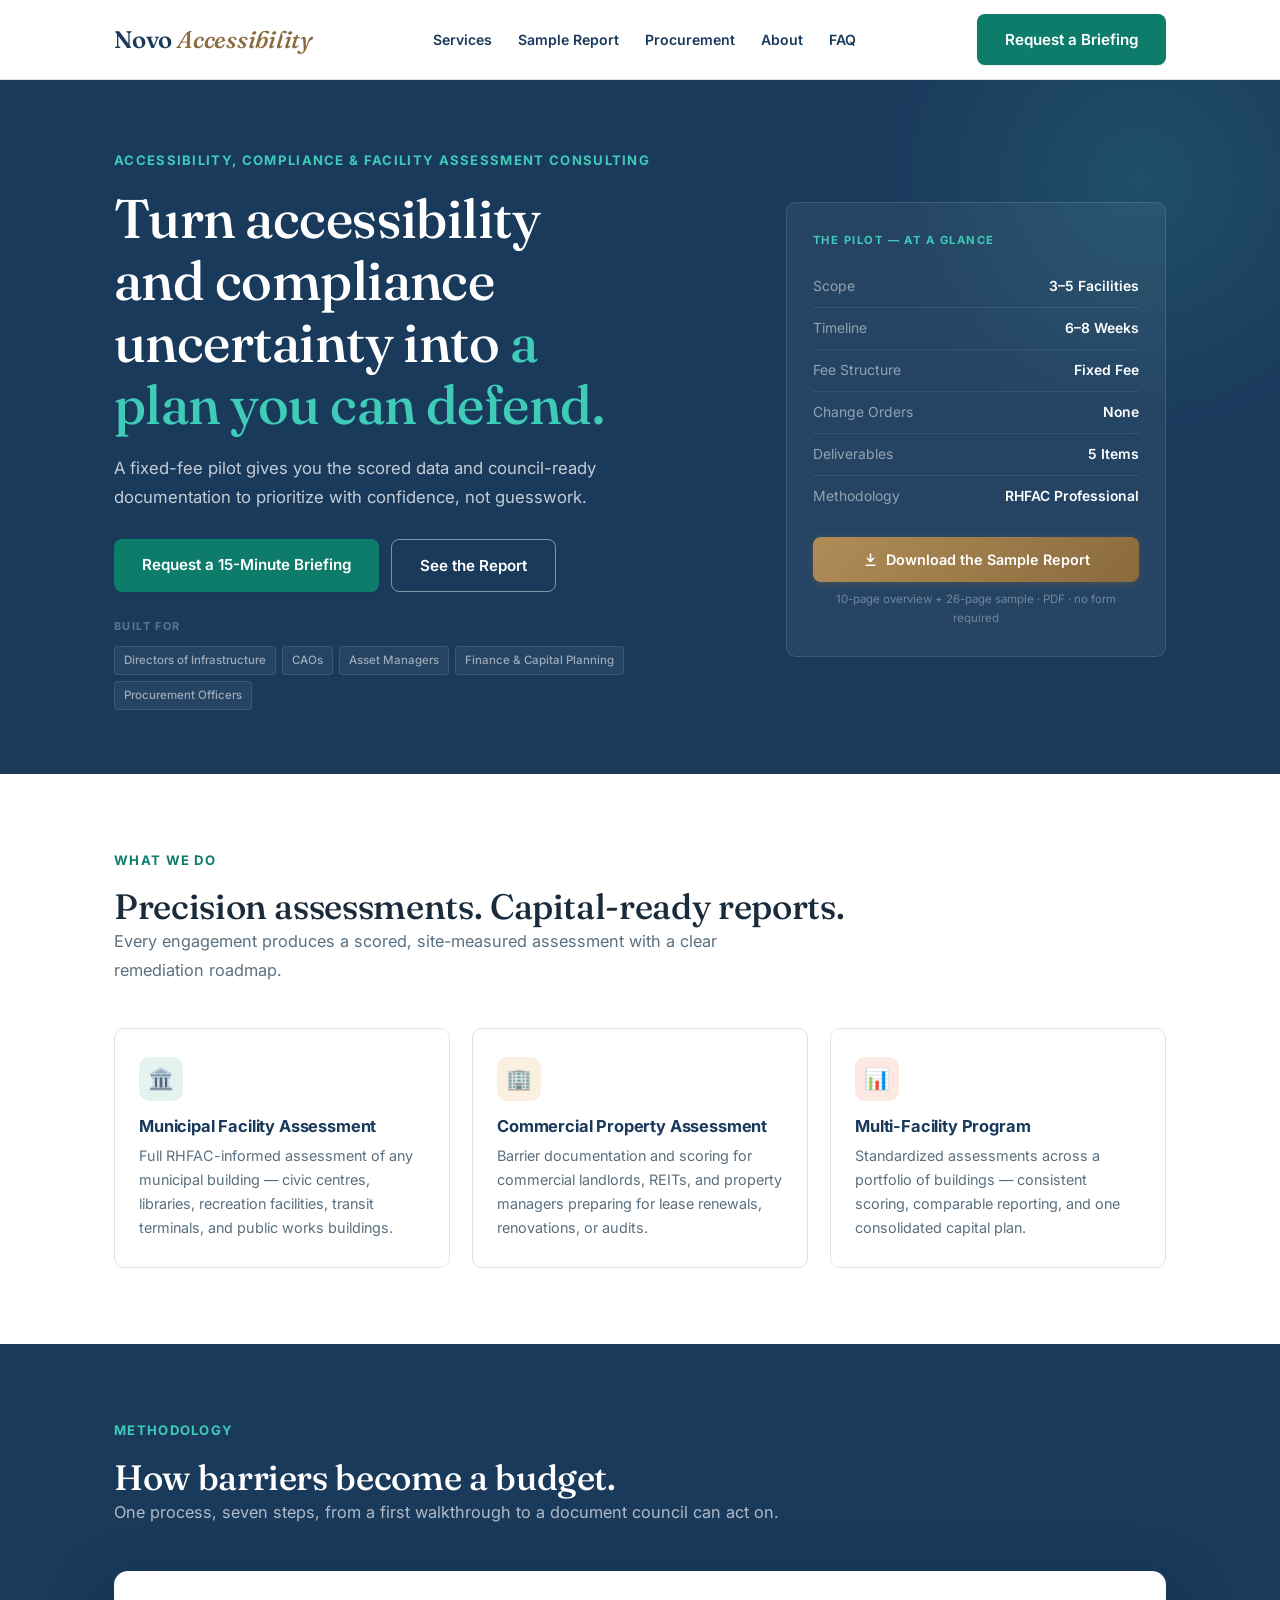
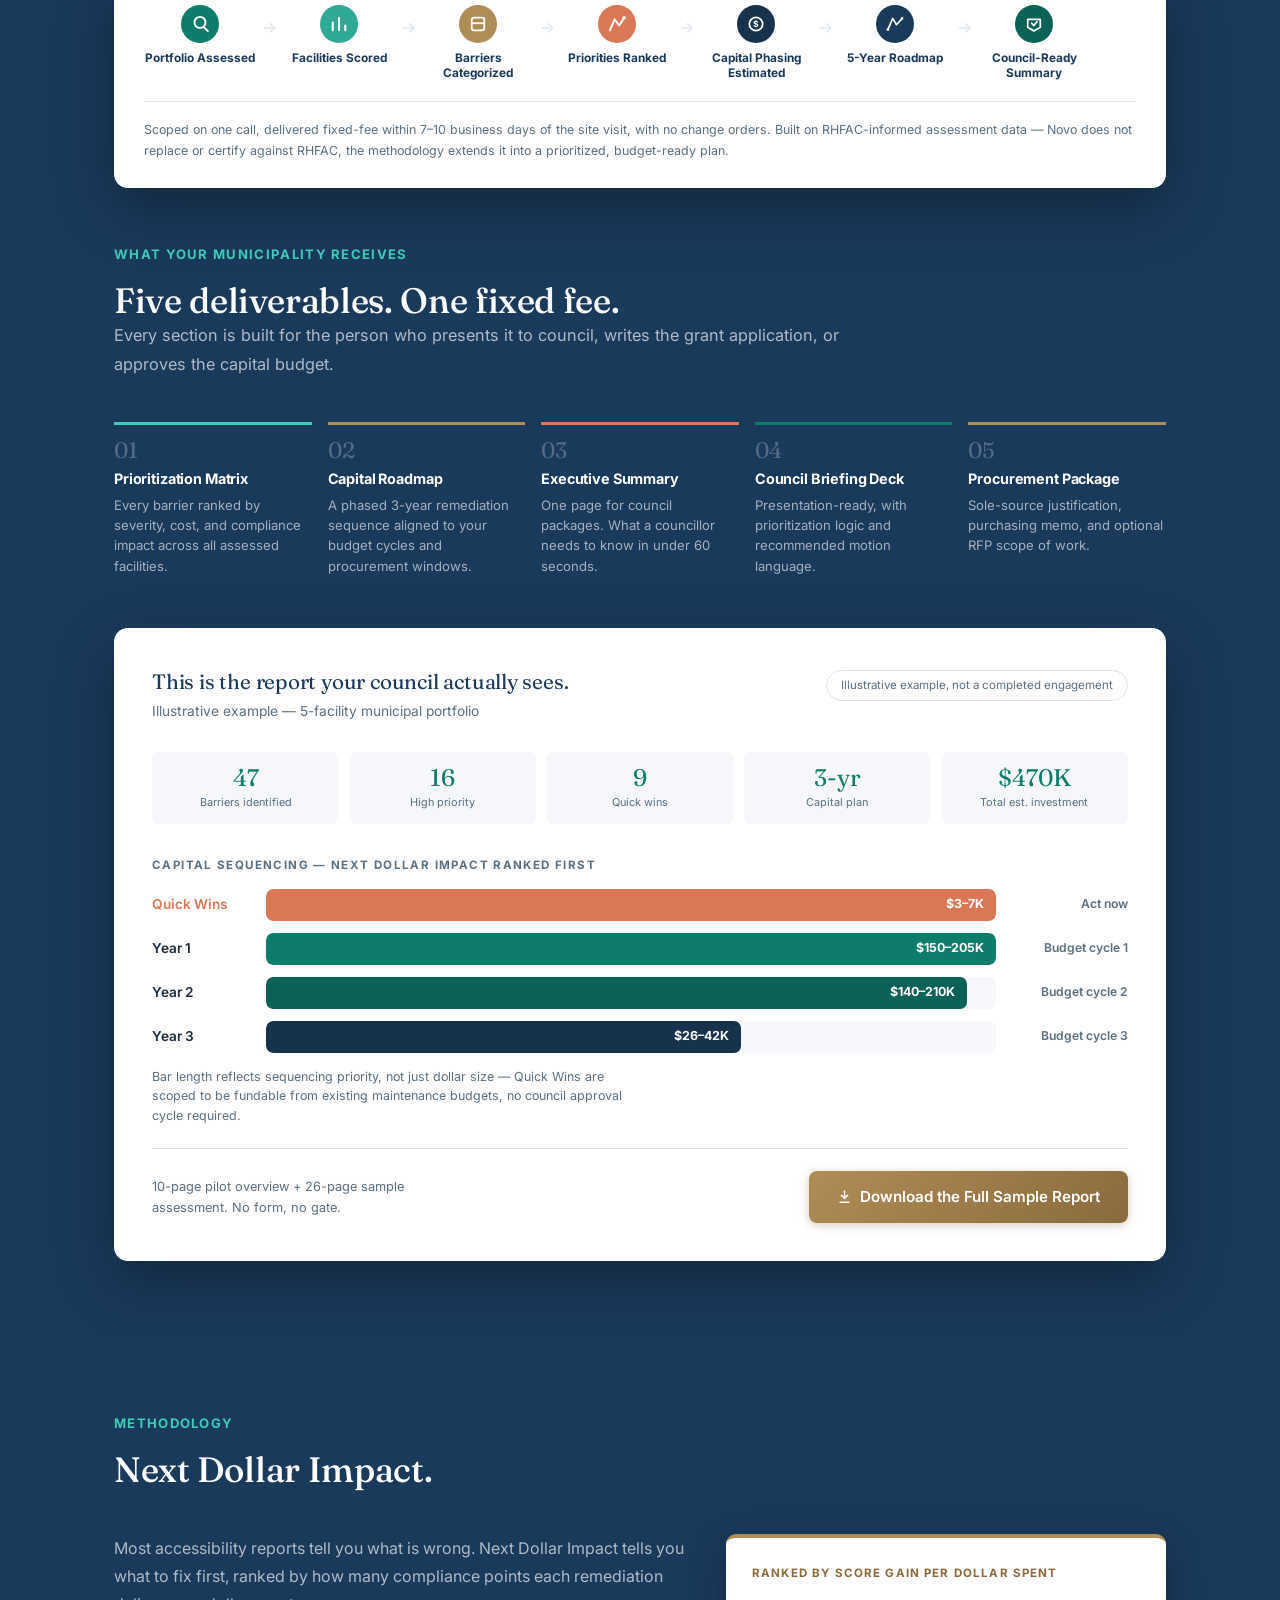
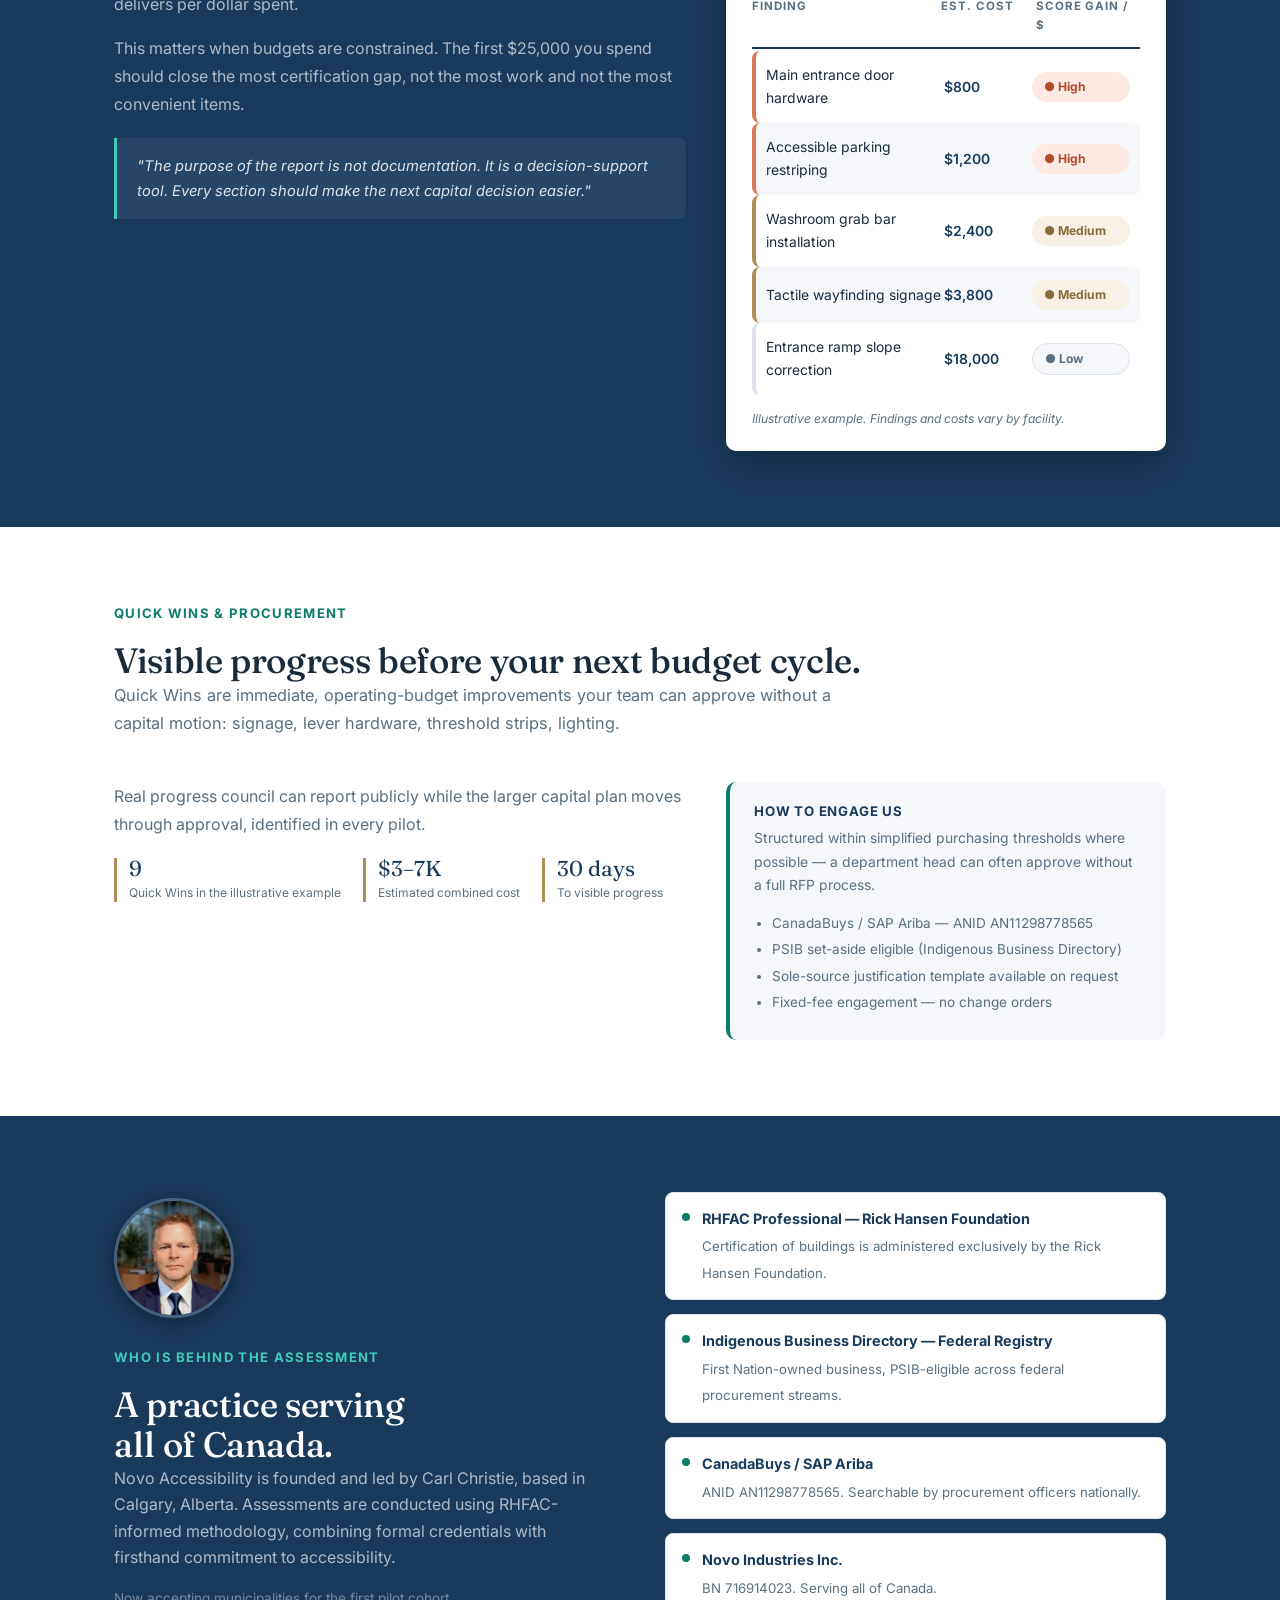
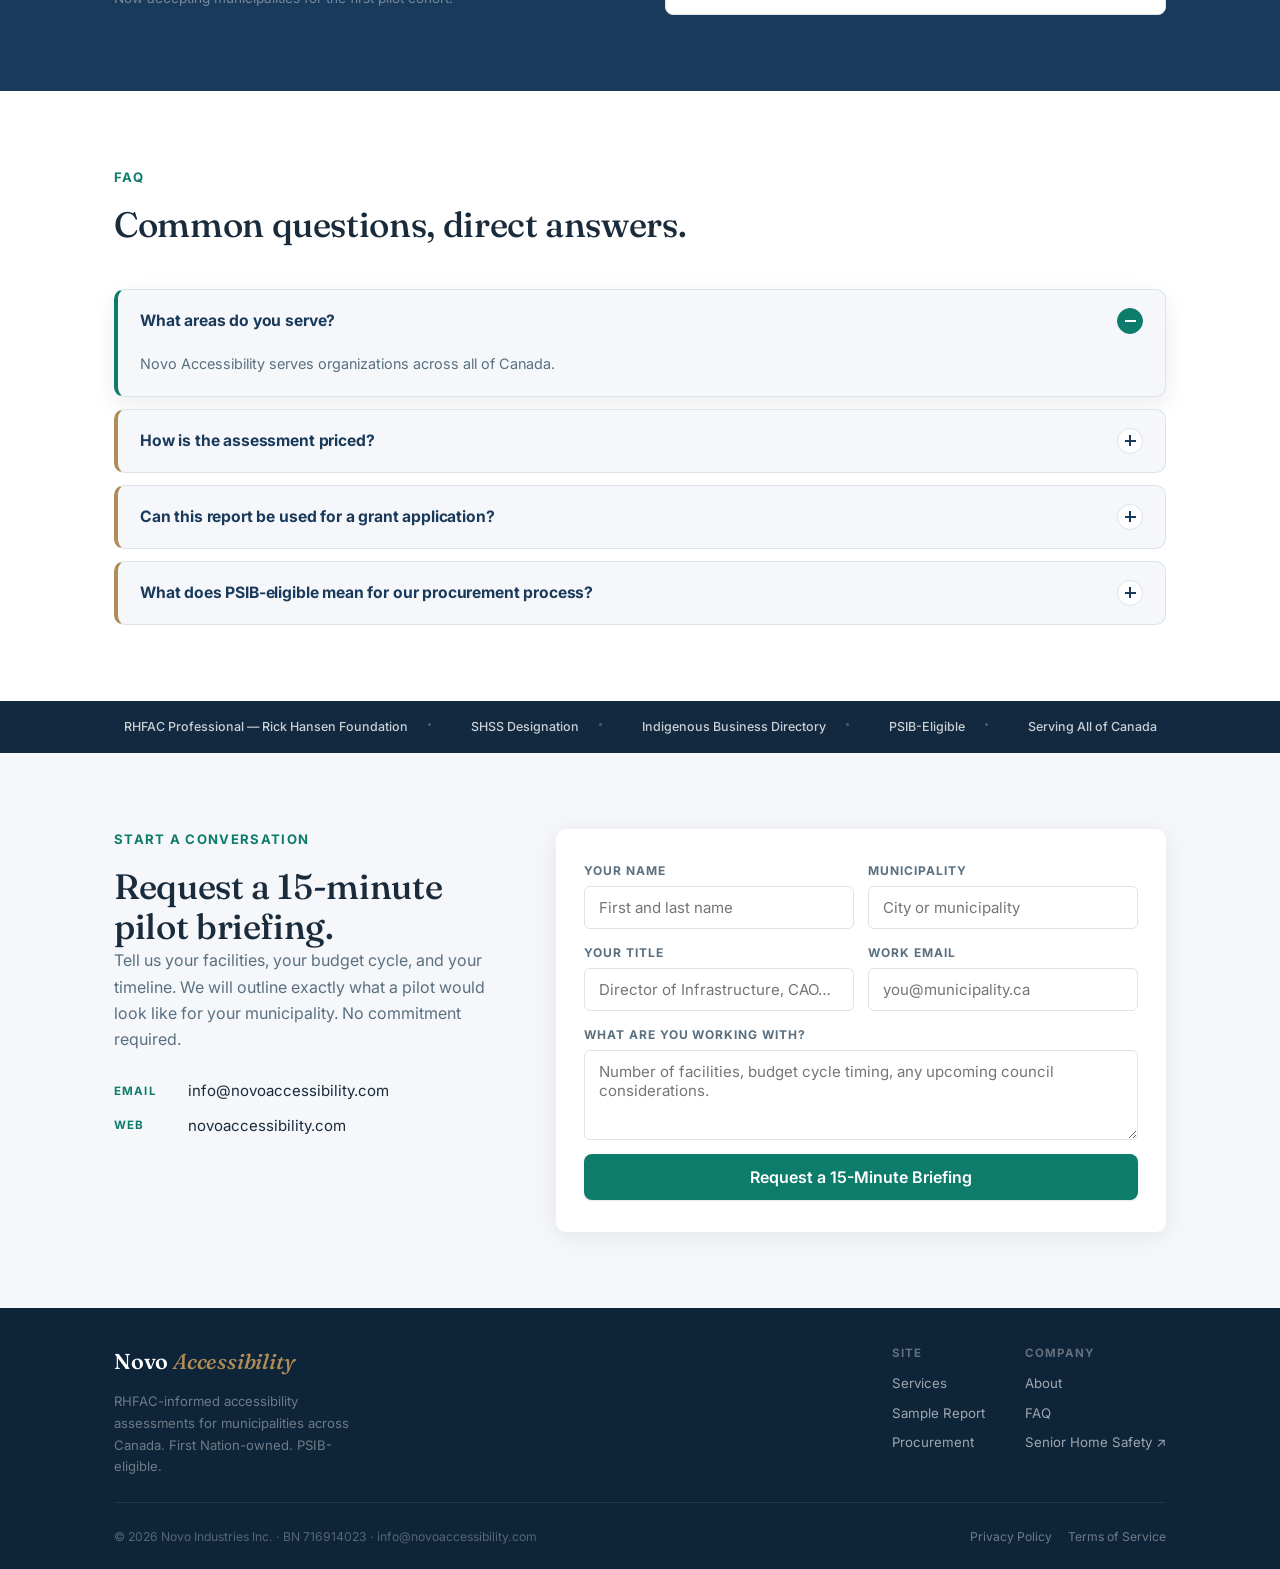
<file: index_updated_2.html>
<!DOCTYPE html>
<html lang="en">
<head>
<meta charset="UTF-8">
<meta name="viewport" content="width=device-width, initial-scale=1.0">
<title>Novo Accessibility — Accessibility, Compliance &amp; Facility Assessment Consulting | Canada</title>
<link rel="icon" type="image/png" sizes="16x16" href="[data-uri]">
<link rel="icon" type="image/png" sizes="32x32" href="[data-uri]">
<link rel="apple-touch-icon" sizes="180x180" href="[data-uri]">
<meta name="description" content="Council-ready accessibility capital planning for municipalities. RHFAC Professional assessments with defensible prioritization, Quick Wins, and procurement-ready deliverables in a fixed-fee pilot engagement. Serving all of Canada.">
<script type="application/ld+json">
{"@context":"https://schema.org","@type":"ProfessionalService","name":"Novo Accessibility","description":"Municipal accessibility capital planning. RHFAC Professional assessments with council-ready deliverables for municipalities across Canada.","url":"https://novoaccessibility.com","areaServed":"Canada"}
</script>
<link rel="preconnect" href="https://fonts.googleapis.com">
<link rel="preconnect" href="https://fonts.gstatic.com" crossorigin>
<link href="https://fonts.googleapis.com/css2?family=Fraunces:opsz,wght@9..144,400;9..144,500;9..144,600;9..144,700&family=Inter:wght@400;500;600;700;800&display=swap" rel="stylesheet">
<style>
:root{
  --navy:#1A3A5C; --navy2:#12293F; --teal:#0E7C6B; --teal2:#0A6257;
  --mint:#3ECBB8; --amber:#B08D57; --coral:#D97757;
  --off:#F5F7FA; --white:#FFFFFF; --text:#1A2B3C;
  --teal-tint:#EEF7F5; --amber-tint:#F7F0E5; --navy-mid:#16324D;
  --muted:#5A7080; --border:#DCE3EA; --radius:10px;
  --gold:#B08D57; --gold-deep:#8A6A3D; --gold-tint:#F7F0E5;
  --font-display:'Fraunces', Georgia, serif;
  --font-body:'Inter', system-ui, sans-serif;
}
*,*::before,*::after{box-sizing:border-box;margin:0;padding:0;}
html{scroll-behavior:smooth;}
body{font-family:var(--font-body);font-size:16px;color:var(--text);background:var(--white);line-height:1.65;-webkit-font-smoothing:antialiased;}
.w{max-width:1100px;margin:0 auto;padding:0 24px;}
h1,h2,h3{font-family:var(--font-display);font-weight:500;line-height:1.14;letter-spacing:-.01em;text-wrap:balance;font-optical-sizing:auto;}
h1{font-size:clamp(2.3rem,4.6vw,3.4rem);font-weight:500;}
h2{font-size:clamp(1.65rem,2.9vw,2.2rem);font-weight:500;}
h3{font-size:1.03rem;font-family:var(--font-body);font-weight:700;}
p{margin-bottom:1em;} p:last-child{margin-bottom:0;}
a{color:var(--teal);text-decoration:none;}
:focus-visible{outline:2px solid var(--teal);outline-offset:3px;}
.btn{display:inline-block;padding:13px 28px;border-radius:8px;font-family:var(--font-body);font-size:.95rem;font-weight:600;cursor:pointer;transition:background .18s,opacity .18s,transform .18s,box-shadow .18s;text-decoration:none;border:none;}
.btn-primary{background:var(--teal);color:var(--white);box-shadow:0 1px 2px rgba(11,31,51,.12);}
.btn-primary:hover{background:var(--teal2);transform:translateY(-1px);box-shadow:0 6px 16px rgba(14,124,107,.28);}
.btn-outline-dark{background:transparent;color:var(--white);border:1.5px solid rgba(255,255,255,.45);}
.btn-outline-dark:hover{background:rgba(255,255,255,.08);border-color:rgba(255,255,255,.7);}
.btn-outline-light{background:transparent;color:var(--navy);border:1.5px solid var(--border);}
.btn-outline-light:hover{background:var(--off);border-color:var(--teal);}
.btn-gold{background:linear-gradient(135deg,var(--gold) 0%,var(--gold-deep) 100%);color:var(--white);box-shadow:0 2px 10px rgba(138,106,61,.35);border:none;}
.btn-gold:hover{box-shadow:0 8px 22px rgba(138,106,61,.5);transform:translateY(-1px);}
.btn-gold .dl-icon{display:inline-block;margin-right:8px;vertical-align:-2px;}
.eyebrow{font-size:.82rem;font-weight:700;text-transform:uppercase;letter-spacing:.1em;color:var(--teal);display:block;margin-bottom:16px;}
.eyebrow.on-dark{color:var(--mint);opacity:1;}

/* NAV */
nav{position:sticky;top:0;z-index:100;background:var(--white);border-bottom:1px solid var(--border);padding:14px 0;}
.nav-inner{display:flex;justify-content:space-between;align-items:center;gap:20px;}
.nav-logo img{height:40px;display:block;}
.nav-logo-text{font-family:var(--font-display);font-weight:600;font-size:1.5rem;color:var(--navy);letter-spacing:-.01em;display:flex;align-items:baseline;gap:5px;}
.nav-logo-text .mark{font-style:italic;font-weight:500;color:var(--gold-deep);}
.nav-links{display:flex;gap:26px;align-items:center;}
.nav-links a{font-size:.88rem;font-weight:600;color:var(--navy);}
.nav-links a:hover{color:var(--teal);}
.nav-right{display:flex;align-items:center;gap:22px;}
@media (max-width:900px){ .nav-links{display:none;} }

/* HERO */
.hero{background:var(--navy);padding:70px 0 64px;position:relative;overflow:hidden;
  background-image:
    linear-gradient(115deg, rgba(16,27,45,.94) 0%, rgba(26,58,92,.9) 34%, rgba(26,58,92,.62) 62%, rgba(26,58,92,.42) 100%),
    url('calgary%20city%20hall.png') center 38%/cover no-repeat;
  background-color:var(--navy);
}
.hero-inner{position:relative;z-index:1;}
.hero::after{content:"";position:absolute;right:-120px;top:-160px;width:520px;height:520px;border-radius:50%;background:radial-gradient(circle,rgba(62,203,184,.14) 0%,rgba(62,203,184,0) 70%);pointer-events:none;}
.hero::before{content:"";position:absolute;inset:0;background:linear-gradient(180deg,rgba(26,58,92,0) 55%,var(--navy) 100%);pointer-events:none;}
.hero-inner{display:grid;grid-template-columns:1.15fr 380px;gap:56px;align-items:center;position:relative;}
.hero h1{color:var(--white);margin-bottom:18px;}
.hero h1 em{color:var(--mint);font-style:normal;}
.hero-sub{font-size:1.05rem;color:rgba(255,255,255,.74);margin-bottom:26px;line-height:1.75;max-width:52ch;text-wrap:pretty;}
.role-tags{display:flex;flex-wrap:wrap;gap:6px;margin-bottom:0;}
.role-tag{background:rgba(255,255,255,.05);border:1px solid rgba(255,255,255,.1);border-radius:4px;padding:4px 9px;font-size:.72rem;color:rgba(255,255,255,.55);font-weight:500;}
.hero-for-label{font-size:.68rem;font-weight:700;text-transform:uppercase;letter-spacing:.13em;color:rgba(255,255,255,.3);margin:26px 0 10px;}
.hero-ctas{display:flex;gap:12px;flex-wrap:wrap;}
.hero-card{background:rgba(255,255,255,.05);border:1px solid rgba(255,255,255,.12);border-radius:var(--radius);padding:28px 26px;}
.hero-card-label{font-size:.7rem;font-weight:700;text-transform:uppercase;letter-spacing:.13em;color:var(--mint);margin-bottom:16px;}
.pilot-specs{list-style:none;margin-bottom:20px;}
.pilot-specs li{display:flex;justify-content:space-between;align-items:center;padding:9px 0;border-bottom:1px solid rgba(255,255,255,.08);font-size:.87rem;}
.pilot-specs li:last-child{border-bottom:none;}
.spec-label{color:rgba(255,255,255,.5);}
.spec-val{color:var(--white);font-weight:600;}
.hero-dl a{width:100%;text-align:center;display:block;font-size:.9rem;padding:11px 18px;}
.hero-dl-note{font-size:.72rem;color:rgba(255,255,255,.35);margin-top:8px;text-align:center;}

/* GENERIC SECTION */
section{padding:76px 0;}
.sec-head{max-width:760px;margin-bottom:44px;}
.sec-head p{font-size:1.02rem;color:var(--muted);line-height:1.75;text-wrap:pretty;}

/* SERVICES */
.services-grid{display:grid;grid-template-columns:repeat(3,1fr);gap:22px;}
.svc-card{border:1px solid var(--border);border-radius:var(--radius);padding:28px 24px;transition:box-shadow .2s,transform .2s;}
.svc-card:hover{box-shadow:0 10px 30px rgba(11,31,51,.08);transform:translateY(-2px);}
.icon-badge{width:44px;height:44px;border-radius:10px;display:flex;align-items:center;justify-content:center;margin-bottom:16px;font-size:1.3rem;}
.badge-teal{background:#E4F3F0;color:var(--teal);}
.badge-amber{background:#FBF0DF;color:var(--amber);}
.badge-coral{background:#FBE9E2;color:var(--coral);}
.svc-card h3{color:var(--navy);margin-bottom:8px;}
.svc-card p{font-size:.9rem;color:var(--muted);}

/* DELIVERABLES */
.deliverables-grid{display:grid;grid-template-columns:repeat(5,1fr);gap:16px;margin-bottom:52px;}
.d-card{border-top:3px solid var(--teal);padding-top:14px;}
.d-card-dark{border-top-color:var(--mint);}
.d-card-dark .d-n{color:rgba(255,255,255,.25);}
.flow-card{background:var(--white);border-radius:14px;padding:34px 30px 26px;box-shadow:0 20px 60px rgba(0,0,0,.35);}
.flow-track{display:flex;align-items:flex-start;flex-wrap:wrap;gap:18px 6px;}
.flow-step{display:flex;flex-direction:column;align-items:center;text-align:center;width:112px;}
.flow-n{width:38px;height:38px;border-radius:50%;display:flex;align-items:center;justify-content:center;margin-bottom:8px;flex-shrink:0;}
.flow-label{font-size:.74rem;font-weight:700;color:var(--navy);line-height:1.3;}
.flow-arrow{color:var(--border);font-size:1rem;margin-top:9px;flex-shrink:0;}
.flow-foot{font-size:.78rem;color:var(--muted);margin-top:20px;padding-top:18px;border-top:1px solid var(--border);}
@media (max-width:820px){.flow-arrow{display:none;}.flow-track{gap:20px;}.flow-step{width:30%;}}
.d-card:nth-child(2){border-top-color:var(--amber);}
.d-card:nth-child(3){border-top-color:var(--coral);}
.d-card:nth-child(4){border-top-color:var(--teal);}
.d-card:nth-child(5){border-top-color:var(--amber);}
.d-n{font-family:var(--font-display);font-size:1.4rem;color:var(--border);line-height:1;margin-bottom:8px;}
.d-card h3{font-size:.9rem;color:var(--navy);margin-bottom:6px;line-height:1.3;}
.d-card p{font-size:.82rem;color:var(--muted);line-height:1.55;}

/* PROOF PANEL */
.proof{background:var(--white);border-radius:14px;padding:42px 38px 38px;margin-bottom:0;box-shadow:0 20px 60px rgba(0,0,0,.35);}
.proof-top{display:flex;justify-content:space-between;align-items:flex-start;flex-wrap:wrap;gap:20px;margin-bottom:30px;}
.proof-title h3{font-family:var(--font-display);font-size:1.3rem;font-weight:400;color:var(--navy);margin-bottom:6px;}
.proof-title p{font-size:.86rem;color:var(--muted);}
.proof-tag{font-size:.72rem;color:var(--muted);border:1px solid var(--border);border-radius:20px;padding:5px 14px;white-space:nowrap;}
.proof-stats{display:grid;grid-template-columns:repeat(5,1fr);gap:10px;margin-bottom:32px;}
.p-stat{background:var(--off);border-radius:8px;padding:14px 10px;text-align:center;}
.p-val{font-family:var(--font-display);font-size:1.5rem;color:var(--teal);line-height:1;margin-bottom:5px;}
.p-lbl{font-size:.68rem;color:var(--muted);line-height:1.3;}
.roadmap-label{font-size:.72rem;font-weight:700;text-transform:uppercase;letter-spacing:.12em;color:var(--muted);margin-bottom:14px;}
.roadmap{display:flex;flex-direction:column;gap:12px;margin-bottom:14px;}
.rm-row{display:grid;grid-template-columns:100px 1fr 118px;gap:14px;align-items:center;}
.rm-name{font-size:.85rem;font-weight:600;color:var(--text);}
.rm-track{background:var(--off);border-radius:7px;height:32px;overflow:hidden;}
.rm-fill{height:100%;border-radius:7px;min-width:56px;display:flex;align-items:center;justify-content:flex-end;padding:0 12px;transition:width .3s;}
.rm-inline-cost{font-size:.78rem;font-weight:700;color:var(--white);white-space:nowrap;}
.rm-cost{font-size:.76rem;color:var(--muted);font-weight:600;text-align:right;}
.rm-highlight .rm-name{color:var(--coral);}
.roadmap-note{font-size:.78rem;color:var(--muted);line-height:1.6;max-width:60ch;}
.proof-dl{display:flex;justify-content:space-between;align-items:center;flex-wrap:wrap;gap:16px;border-top:1px solid var(--border);padding-top:22px;margin-top:22px;}
.proof-dl p{font-size:.8rem;color:var(--muted);margin-bottom:0;max-width:38ch;}

/* PROCESS */

/* QUICK WINS + PROCUREMENT */
.qw-proc{display:grid;grid-template-columns:1.3fr 1fr;gap:40px;align-items:start;}
.qw-facts{display:flex;gap:22px;margin-top:20px;flex-wrap:wrap;}
.qw-fact{border-left:3px solid var(--amber);padding-left:12px;}
.qw-fact-val{font-family:var(--font-display);font-size:1.35rem;color:var(--navy);line-height:1;}
.qw-fact-lbl{font-size:.75rem;color:var(--muted);margin-top:3px;}
.proc-note{background:var(--off);border-radius:var(--radius);border-left:4px solid var(--teal);padding:22px 24px;}
.proc-note h3{font-size:.83rem;color:var(--navy);margin-bottom:8px;text-transform:uppercase;letter-spacing:.06em;}
.proc-note p{font-size:.87rem;color:var(--muted);line-height:1.7;}
.proc-note ul{margin:10px 0 0 18px;font-size:.85rem;color:var(--muted);}
.proc-note li{margin-bottom:4px;}
.ndi-table-wrap{background:var(--white);border-radius:var(--radius);padding:26px 26px 22px;box-shadow:0 12px 40px rgba(0,0,0,.3);border-top:4px solid var(--gold);}
.ndi-quote{background:rgba(255,255,255,.06);border-left:3px solid var(--mint);border-radius:0 8px 8px 0;padding:16px 20px;margin-top:20px;}
.ndi-quote p{font-style:italic;color:rgba(255,255,255,.85);font-size:.92rem;margin-bottom:0;}
.ndi-table-head-row{display:grid;grid-template-columns:2fr 1fr 1.1fr;font-size:.72rem;font-weight:700;text-transform:uppercase;letter-spacing:.08em;color:var(--muted);padding-bottom:12px;border-bottom:2px solid var(--navy);margin-bottom:2px;}
.ndi-row{display:grid;grid-template-columns:2fr 1fr 1.1fr;padding:13px 10px;border-radius:8px;font-size:.87rem;color:var(--text);align-items:center;border-left:4px solid transparent;}
.ndi-row:nth-child(even){background:var(--off);}
.ndi-row.ndi-tier-high{border-left-color:var(--coral);}
.ndi-row.ndi-tier-med{border-left-color:var(--gold);}
.ndi-row.ndi-tier-low{border-left-color:var(--border);}
.ndi-cost{font-weight:600;color:var(--navy);}
.ndi-badge{display:inline-flex;align-items:center;gap:6px;font-size:.76rem;font-weight:700;padding:5px 12px;border-radius:20px;white-space:nowrap;}
.ndi-high{background:#FBE9E2;color:#B24A2C;}
.ndi-med{background:var(--gold-tint);color:var(--gold-deep);}
.ndi-low{background:var(--off);color:var(--muted);border:1px solid var(--border);}

/* ABOUT */
.about-sec{background:var(--navy);}
.about-inner{display:grid;grid-template-columns:1fr 1fr;gap:50px;align-items:center;}
.about-inner p{font-size:1rem;color:var(--muted);}
.credential-list{list-style:none;display:flex;flex-direction:column;gap:14px;}
.credential-list li{display:flex;gap:12px;align-items:flex-start;background:var(--white);border:1px solid var(--border);border-radius:8px;padding:14px 16px;}
.about-photo-wrap{margin-bottom:22px;}
.about-photo{width:120px;height:120px;border-radius:50%;object-fit:cover;border:3px solid rgba(255,255,255,.2);box-shadow:0 4px 24px rgba(0,0,0,.4);}
.cred-dot{width:8px;height:8px;border-radius:50%;background:var(--teal);margin-top:6px;flex-shrink:0;}
.credential-list strong{display:block;color:var(--navy);font-size:.9rem;margin-bottom:2px;}
.credential-list span{font-size:.83rem;color:var(--muted);}

/* FAQ */
.faq-list{display:flex;flex-direction:column;gap:12px;}
.faq-item{background:var(--off);border:1px solid var(--border);border-left:4px solid var(--gold);border-radius:10px;padding:0;transition:box-shadow .2s,border-color .2s;overflow:hidden;}
.faq-item[open]{border-left-color:var(--teal);box-shadow:0 8px 24px rgba(11,31,51,.08);}
.faq-item summary{list-style:none;cursor:pointer;display:flex;justify-content:space-between;align-items:center;gap:16px;padding:18px 22px;}
.faq-item summary::-webkit-details-marker{display:none;}
.faq-item summary h3{color:var(--navy);font-size:.98rem;margin-bottom:0;}
.faq-plus{flex-shrink:0;width:26px;height:26px;border-radius:50%;background:var(--white);border:1.5px solid var(--border);display:flex;align-items:center;justify-content:center;position:relative;transition:transform .2s,background .2s,border-color .2s;}
.faq-plus::before,.faq-plus::after{content:"";position:absolute;background:var(--navy);transition:transform .2s,opacity .2s;}
.faq-plus::before{width:11px;height:2px;}
.faq-plus::after{width:2px;height:11px;}
.faq-item[open] .faq-plus{background:var(--teal);border-color:var(--teal);}
.faq-item[open] .faq-plus::before,.faq-item[open] .faq-plus::after{background:var(--white);}
.faq-item[open] .faq-plus::after{opacity:0;}
.faq-item p{font-size:.9rem;color:var(--muted);padding:0 22px 20px;}

/* TRUST BAR */
.trust-bar{background:var(--navy2);padding:16px 0;}
.trust-inner{display:flex;flex-wrap:wrap;gap:8px 20px;align-items:center;justify-content:center;}
.trust-item{font-size:.78rem;color:rgba(255,255,255,.78);font-weight:500;}
.trust-dot{width:3px;height:3px;border-radius:50%;background:rgba(255,255,255,.25);display:inline-block;margin-right:20px;position:relative;top:-2px;}

/* CONTACT */
.contact-sec{background:var(--off);}
.contact-inner{display:grid;grid-template-columns:1fr 1fr;gap:56px;align-items:start;}
.contact-left p{font-size:1rem;color:var(--muted);}
.contact-detail{margin-top:26px;display:flex;flex-direction:column;gap:10px;}
.c-row{display:flex;align-items:center;gap:10px;}
.c-label{font-size:.72rem;font-weight:700;text-transform:uppercase;letter-spacing:.1em;color:var(--teal);min-width:64px;}
.c-val{font-size:.94rem;color:var(--text);}
.contact-form{background:var(--white);border-radius:var(--radius);padding:32px 28px;box-shadow:0 4px 24px rgba(11,31,51,.08);}
.form-row{display:grid;grid-template-columns:1fr 1fr;gap:14px;}
.form-group{display:flex;flex-direction:column;gap:5px;margin-bottom:14px;}
.form-group label{font-size:.75rem;font-weight:700;text-transform:uppercase;letter-spacing:.08em;color:var(--muted);}
.form-group input,.form-group textarea{padding:11px 14px;border-radius:6px;border:1.5px solid var(--border);font-family:var(--font-body);font-size:.94rem;color:var(--text);background:var(--white);outline:none;transition:border-color .15s;}
.form-group input:focus,.form-group textarea:focus{border-color:var(--teal);}
.form-group textarea{resize:vertical;min-height:90px;}
.form-submit .btn{width:100%;text-align:center;font-size:1rem;padding:13px;}
.form-success{display:none;text-align:center;padding:20px 0;}
.form-success h3{color:var(--navy);margin-bottom:8px;}
.form-success p{color:var(--muted);font-size:.94rem;}

footer{background:#0E2438;padding:36px 0 22px;}
.footer-top{display:flex;justify-content:space-between;flex-wrap:wrap;gap:24px;margin-bottom:24px;padding-bottom:24px;border-bottom:1px solid rgba(255,255,255,.08);}
.footer-logo img{height:32px;margin-bottom:12px;filter:brightness(0) invert(1);}
.footer-logo-text{font-family:var(--font-display);font-weight:600;font-size:1.35rem;color:var(--white);letter-spacing:-.01em;display:flex;align-items:baseline;gap:5px;margin-bottom:12px;}
.footer-logo-text .mark{font-style:italic;font-weight:500;color:var(--gold);}
.footer-blurb{font-size:.82rem;color:rgba(255,255,255,.4);max-width:32ch;}
.footer-nav{display:flex;gap:40px;flex-wrap:wrap;}
.footer-col h4{font-size:.72rem;text-transform:uppercase;letter-spacing:.1em;color:rgba(255,255,255,.35);margin-bottom:10px;}
.footer-col a{display:block;font-size:.83rem;color:rgba(255,255,255,.6);margin-bottom:8px;}
.footer-col a:hover{color:var(--mint);}
.footer-inner{display:flex;justify-content:space-between;align-items:center;flex-wrap:wrap;gap:10px;}
.footer-copy{font-size:.76rem;color:rgba(255,255,255,.3);}
.footer-legal{display:flex;gap:16px;}
.footer-legal a{font-size:.76rem;color:rgba(255,255,255,.4);}
.footer-legal a:hover{color:rgba(255,255,255,.7);}

@media (max-width:860px){
  .hero-inner,.contact-inner,.about-inner{grid-template-columns:1fr;gap:36px;}
  .services-grid{grid-template-columns:1fr 1fr;}
  .deliverables-grid{grid-template-columns:repeat(2,1fr);}
  .proof-stats{grid-template-columns:repeat(2,1fr);}
  .qw-proc{grid-template-columns:1fr;}
  .rm-row{grid-template-columns:70px 1fr 78px;gap:8px;}
  .rm-inline-cost{font-size:.7rem;}
  .rm-cost{font-size:.68rem;}
  .rm-name{font-size:.74rem;}
}
@media (max-width:520px){
  .services-grid,.deliverables-grid{grid-template-columns:1fr;}
  .form-row{grid-template-columns:1fr;}
  section{padding:52px 0;}
  .hero{padding:52px 0;}
  #services h2{white-space:normal !important;}
}
</style>
</head>
<body>

<nav>
  <div class="w nav-inner">
    <a href="#" class="nav-logo-text">Novo <span class="mark">Accessibility</span></a>
    <div class="nav-links">
      <a href="#services">Services</a>
      <a href="#report">Sample Report</a>
      <a href="#procurement">Procurement</a>
      <a href="#about">About</a>
      <a href="#faq">FAQ</a>
    </div>
    <div class="nav-right">
      <a href="#contact" class="btn btn-primary">Request a Briefing</a>
    </div>
  </div>
</nav>

<section class="hero" style="padding-top:70px;">
  <div class="w hero-inner">
    <div>
      <span class="eyebrow on-dark">Accessibility, Compliance &amp; Facility Assessment Consulting</span>
      <h1>Turn accessibility and compliance uncertainty into <em>a plan you can defend.</em></h1>
      <p class="hero-sub">A fixed-fee pilot gives you the scored data and council-ready documentation to prioritize with confidence, not guesswork.</p>
      <div class="hero-ctas">
        <a href="#contact" class="btn btn-primary">Request a 15-Minute Briefing</a>
        <a href="#report" class="btn btn-outline-dark">See the Report</a>
      </div>
      <div class="hero-for-label">Built for</div>
      <div class="role-tags">
        <span class="role-tag">Directors of Infrastructure</span>
        <span class="role-tag">CAOs</span>
        <span class="role-tag">Asset Managers</span>
        <span class="role-tag">Finance &amp; Capital Planning</span>
        <span class="role-tag">Procurement Officers</span>
      </div>
    </div>
    <div>
      <div class="hero-card">
        <div class="hero-card-label">The Pilot — At a Glance</div>
        <ul class="pilot-specs">
          <li><span class="spec-label">Scope</span><span class="spec-val">3–5 Facilities</span></li>
          <li><span class="spec-label">Timeline</span><span class="spec-val">6–8 Weeks</span></li>
          <li><span class="spec-label">Fee Structure</span><span class="spec-val">Fixed Fee</span></li>
          <li><span class="spec-label">Change Orders</span><span class="spec-val">None</span></li>
          <li><span class="spec-label">Deliverables</span><span class="spec-val">5 Items</span></li>
          <li><span class="spec-label">Methodology</span><span class="spec-val">RHFAC Professional</span></li>
        </ul>
        <div class="hero-dl">
          <a href="pilot-overview.pdf" download class="btn btn-gold"><svg class="dl-icon" width="15" height="15" viewBox="0 0 24 24" fill="none" stroke="white" stroke-width="2.4" stroke-linecap="round" stroke-linejoin="round"><path d="M12 3v12"/><path d="M7 10l5 5 5-5"/><path d="M5 21h14"/></svg>Download the Sample Report</a>
          <div class="hero-dl-note">10-page overview + 26-page sample · PDF · no form required</div>
        </div>
      </div>
    </div>
  </div>
</section>

<section id="services">
  <div class="w">
    <div class="sec-head">
      <span class="eyebrow">What We Do</span>
      <h2 style="max-width:none;white-space:nowrap;">Precision assessments. Capital-ready reports.</h2>
      <p>Every engagement produces a scored, site-measured assessment with a clear remediation roadmap.</p>
    </div>
    <div class="services-grid">
      <div class="svc-card">
        <div class="icon-badge badge-teal">🏛️</div>
        <h3>Municipal Facility Assessment</h3>
        <p>Full RHFAC-informed assessment of any municipal building — civic centres, libraries, recreation facilities, transit terminals, and public works buildings.</p>
      </div>
      <div class="svc-card">
        <div class="icon-badge badge-amber">🏢</div>
        <h3>Commercial Property Assessment</h3>
        <p>Barrier documentation and scoring for commercial landlords, REITs, and property managers preparing for lease renewals, renovations, or audits.</p>
      </div>
      <div class="svc-card">
        <div class="icon-badge badge-coral">📊</div>
        <h3>Multi-Facility Program</h3>
        <p>Standardized assessments across a portfolio of buildings — consistent scoring, comparable reporting, and one consolidated capital plan.</p>
      </div>
    </div>
  </div>
</section>

<section id="report" style="background:var(--navy);">
  <div class="w">
    <div class="sec-head">
      <span class="eyebrow on-dark">Methodology</span>
      <h2 style="color:var(--white);">How barriers become a budget.</h2>
      <p style="color:rgba(255,255,255,.65);">One process, seven steps, from a first walkthrough to a document council can act on.</p>
    </div>

    <div class="flow-card">
      <div class="flow-track">
        <div class="flow-step">
          <div class="flow-n" style="background:#0E7C6B;"><svg viewBox="-14 -14 28 28" width="22" height="22"><circle cx="0" cy="-2" r="7" fill="none" stroke="white" stroke-width="2.4"/><line x1="5" y1="4" x2="10" y2="9" stroke="white" stroke-width="2.4" stroke-linecap="round"/></svg></div>
          <div class="flow-label">Portfolio Assessed</div>
        </div>
        <div class="flow-arrow">→</div>
        <div class="flow-step">
          <div class="flow-n" style="background:#2FA895;"><svg viewBox="-14 -14 28 28" width="22" height="22"><line x1="-8" y1="8" x2="-8" y2="-2" stroke="white" stroke-width="2.6" stroke-linecap="round"/><line x1="0" y1="8" x2="0" y2="-8" stroke="white" stroke-width="2.6" stroke-linecap="round"/><line x1="8" y1="8" x2="8" y2="2" stroke="white" stroke-width="2.6" stroke-linecap="round"/></svg></div>
          <div class="flow-label">Facilities Scored</div>
        </div>
        <div class="flow-arrow">→</div>
        <div class="flow-step">
          <div class="flow-n" style="background:#B08D57;"><svg viewBox="-14 -14 28 28" width="22" height="22"><rect x="-8" y="-8" width="16" height="16" rx="3" fill="none" stroke="white" stroke-width="2.2"/><line x1="-8" y1="-1" x2="8" y2="-1" stroke="white" stroke-width="2.2"/></svg></div>
          <div class="flow-label">Barriers Categorized</div>
        </div>
        <div class="flow-arrow">→</div>
        <div class="flow-step">
          <div class="flow-n" style="background:#D97757;"><svg viewBox="-14 -14 28 28" width="22" height="22"><path d="M -9 8 L -3 -6 L 3 2 L 9 -8" fill="none" stroke="white" stroke-width="2.4" stroke-linecap="round" stroke-linejoin="round"/><circle cx="9" cy="-8" r="2.2" fill="white"/></svg></div>
          <div class="flow-label">Priorities Ranked</div>
        </div>
        <div class="flow-arrow">→</div>
        <div class="flow-step">
          <div class="flow-n" style="background:#16324D;"><svg viewBox="-14 -14 28 28" width="22" height="22"><circle r="8.5" fill="none" stroke="white" stroke-width="2.2"/><text x="0" y="4" text-anchor="middle" font-size="11" font-weight="700" fill="white">$</text></svg></div>
          <div class="flow-label">Capital Phasing Estimated</div>
        </div>
        <div class="flow-arrow">→</div>
        <div class="flow-step">
          <div class="flow-n" style="background:#1A3A5C;"><svg viewBox="-14 -14 28 28" width="22" height="22"><path d="M -9 7 L -3 -7 L 2 1 L 9 -7" fill="none" stroke="white" stroke-width="2.2" stroke-linecap="round" stroke-linejoin="round"/><circle cx="-9" cy="7" r="1.8" fill="white"/><circle cx="9" cy="-7" r="1.8" fill="white"/></svg></div>
          <div class="flow-label">5-Year Roadmap</div>
        </div>
        <div class="flow-arrow">→</div>
        <div class="flow-step">
          <div class="flow-n" style="background:#0A6257;"><svg viewBox="-14 -14 28 28" width="22" height="22"><path d="M -8 -6 L 8 -6 L 8 4 L 0 9 L -8 4 Z" fill="none" stroke="white" stroke-width="2.2" stroke-linejoin="round"/><path d="M -3 -1 L -0.5 2 L 4 -3" fill="none" stroke="white" stroke-width="2.2" stroke-linecap="round" stroke-linejoin="round"/></svg></div>
          <div class="flow-label">Council-Ready Summary</div>
        </div>
      </div>
      <p class="flow-foot">Scoped on one call, delivered fixed-fee within 7–10 business days of the site visit, with no change orders. Built on RHFAC-informed assessment data — Novo does not replace or certify against RHFAC, the methodology extends it into a prioritized, budget-ready plan.</p>
    </div>

    <div class="sec-head" style="margin-top:56px;">
      <span class="eyebrow on-dark">What Your Municipality Receives</span>
      <h2 style="color:var(--white);">Five deliverables. One fixed fee.</h2>
      <p style="color:rgba(255,255,255,.65);">Every section is built for the person who presents it to council, writes the grant application, or approves the capital budget.</p>
    </div>

    <div class="deliverables-grid">
      <div class="d-card d-card-dark"><div class="d-n">01</div><h3 style="color:var(--white);">Prioritization Matrix</h3><p style="color:rgba(255,255,255,.6);">Every barrier ranked by severity, cost, and compliance impact across all assessed facilities.</p></div>
      <div class="d-card d-card-dark"><div class="d-n">02</div><h3 style="color:var(--white);">Capital Roadmap</h3><p style="color:rgba(255,255,255,.6);">A phased 3-year remediation sequence aligned to your budget cycles and procurement windows.</p></div>
      <div class="d-card d-card-dark"><div class="d-n">03</div><h3 style="color:var(--white);">Executive Summary</h3><p style="color:rgba(255,255,255,.6);">One page for council packages. What a councillor needs to know in under 60 seconds.</p></div>
      <div class="d-card d-card-dark"><div class="d-n">04</div><h3 style="color:var(--white);">Council Briefing Deck</h3><p style="color:rgba(255,255,255,.6);">Presentation-ready, with prioritization logic and recommended motion language.</p></div>
      <div class="d-card d-card-dark"><div class="d-n">05</div><h3 style="color:var(--white);">Procurement Package</h3><p style="color:rgba(255,255,255,.6);">Sole-source justification, purchasing memo, and optional RFP scope of work.</p></div>
    </div>

    <div class="proof">
      <div class="proof-top">
        <div class="proof-title">
          <h3>This is the report your council actually sees.</h3>
          <p>Illustrative example — 5-facility municipal portfolio</p>
        </div>
        <span class="proof-tag">Illustrative example, not a completed engagement</span>
      </div>
      <div class="proof-stats">
        <div class="p-stat"><div class="p-val">47</div><div class="p-lbl">Barriers identified</div></div>
        <div class="p-stat"><div class="p-val">16</div><div class="p-lbl">High priority</div></div>
        <div class="p-stat"><div class="p-val">9</div><div class="p-lbl">Quick wins</div></div>
        <div class="p-stat"><div class="p-val">3-yr</div><div class="p-lbl">Capital plan</div></div>
        <div class="p-stat"><div class="p-val">$470K</div><div class="p-lbl">Total est. investment</div></div>
      </div>
      <div class="roadmap-label">Capital Sequencing — Next Dollar Impact ranked first</div>
      <div class="roadmap">
        <div class="rm-row rm-highlight"><span class="rm-name">Quick Wins</span><div class="rm-track"><div class="rm-fill" style="width:100%;background:var(--coral);"><span class="rm-inline-cost">$3–7K</span></div></div><span class="rm-cost">Act now</span></div>
        <div class="rm-row"><span class="rm-name">Year 1</span><div class="rm-track"><div class="rm-fill" style="width:100%;background:var(--teal);"><span class="rm-inline-cost">$150–205K</span></div></div><span class="rm-cost">Budget cycle 1</span></div>
        <div class="rm-row"><span class="rm-name">Year 2</span><div class="rm-track"><div class="rm-fill" style="width:96%;background:var(--teal2);"><span class="rm-inline-cost">$140–210K</span></div></div><span class="rm-cost">Budget cycle 2</span></div>
        <div class="rm-row"><span class="rm-name">Year 3</span><div class="rm-track"><div class="rm-fill" style="width:65%;background:var(--navy-mid);"><span class="rm-inline-cost">$26–42K</span></div></div><span class="rm-cost">Budget cycle 3</span></div>
      </div>
      <p class="roadmap-note">Bar length reflects sequencing priority, not just dollar size — Quick Wins are scoped to be fundable from existing maintenance budgets, no council approval cycle required.</p>
      <div class="proof-dl">
        <p>10-page pilot overview + 26-page sample assessment. No form, no gate.</p>
        <a href="pilot-overview.pdf" download class="btn btn-gold"><svg class="dl-icon" width="15" height="15" viewBox="0 0 24 24" fill="none" stroke="white" stroke-width="2.4" stroke-linecap="round" stroke-linejoin="round"><path d="M12 3v12"/><path d="M7 10l5 5 5-5"/><path d="M5 21h14"/></svg>Download the Full Sample Report</a>
      </div>
    </div>
  </div>
</section>

<section id="ndi" style="background:var(--navy);">
  <div class="w">
    <div class="sec-head" style="max-width:100%;">
      <span class="eyebrow on-dark">Methodology</span>
      <h2 style="color:var(--white);">Next Dollar Impact.</h2>
    </div>
    <div class="qw-proc">
      <div>
        <p style="font-size:1rem;color:rgba(255,255,255,.65);line-height:1.75;">Most accessibility reports tell you what is wrong. Next Dollar Impact tells you what to fix first, ranked by how many compliance points each remediation delivers per dollar spent.</p>
        <p style="font-size:1rem;color:rgba(255,255,255,.65);line-height:1.75;">This matters when budgets are constrained. The first $25,000 you spend should close the most certification gap, not the most work and not the most convenient items.</p>
        <div class="ndi-quote">
          <p>"The purpose of the report is not documentation. It is a decision-support tool. Every section should make the next capital decision easier."</p>
        </div>
      </div>
      <div class="ndi-table-wrap">
        <div style="font-size:.72rem;font-weight:700;text-transform:uppercase;letter-spacing:.1em;color:var(--gold-deep);margin-bottom:14px;">Ranked by score gain per dollar spent</div>
        <div class="ndi-table-head-row">
          <span>Finding</span><span>Est. Cost</span><span>Score Gain / $</span>
        </div>
        <div class="ndi-row ndi-tier-high"><span>Main entrance door hardware</span><span class="ndi-cost">$800</span><span class="ndi-badge ndi-high">● High</span></div>
        <div class="ndi-row ndi-tier-high"><span>Accessible parking restriping</span><span class="ndi-cost">$1,200</span><span class="ndi-badge ndi-high">● High</span></div>
        <div class="ndi-row ndi-tier-med"><span>Washroom grab bar installation</span><span class="ndi-cost">$2,400</span><span class="ndi-badge ndi-med">● Medium</span></div>
        <div class="ndi-row ndi-tier-med"><span>Tactile wayfinding signage</span><span class="ndi-cost">$3,800</span><span class="ndi-badge ndi-med">● Medium</span></div>
        <div class="ndi-row ndi-tier-low"><span>Entrance ramp slope correction</span><span class="ndi-cost">$18,000</span><span class="ndi-badge ndi-low">● Low</span></div>
        <p style="font-size:.76rem;color:var(--muted);margin-top:14px;font-style:italic;">Illustrative example. Findings and costs vary by facility.</p>
      </div>
    </div>
  </div>
</section>

<section id="procurement">
  <div class="w">
    <div class="sec-head">
      <span class="eyebrow">Quick Wins &amp; Procurement</span>
      <h2>Visible progress before your next budget cycle.</h2>
      <p>Quick Wins are immediate, operating-budget improvements your team can approve without a capital motion: signage, lever hardware, threshold strips, lighting.</p>
    </div>
    <div class="qw-proc">
      <div>
        <p style="font-size:1rem;color:var(--muted);line-height:1.75;">Real progress council can report publicly while the larger capital plan moves through approval, identified in every pilot.</p>
        <div class="qw-facts">
          <div class="qw-fact"><div class="qw-fact-val">9</div><div class="qw-fact-lbl">Quick Wins in the illustrative example</div></div>
          <div class="qw-fact"><div class="qw-fact-val">$3–7K</div><div class="qw-fact-lbl">Estimated combined cost</div></div>
          <div class="qw-fact"><div class="qw-fact-val">30 days</div><div class="qw-fact-lbl">To visible progress</div></div>
        </div>
      </div>
      <div class="proc-note">
        <h3>How to Engage Us</h3>
        <p>Structured within simplified purchasing thresholds where possible — a department head can often approve without a full RFP process.</p>
        <ul>
          <li>CanadaBuys / SAP Ariba — ANID AN11298778565</li>
          <li>PSIB set-aside eligible (Indigenous Business Directory)</li>
          <li>Sole-source justification template available on request</li>
          <li>Fixed-fee engagement — no change orders</li>
        </ul>
      </div>
    </div>
  </div>
</section>

<section class="about-sec" id="about">
  <div class="w about-inner">
    <div>
      <div class="about-photo-wrap">
        <img src="[data-uri]" alt="Carl Christie, Founder, Novo Accessibility" class="about-photo">
      </div>
      <span class="eyebrow on-dark">Who Is Behind the Assessment</span>
      <h2 style="color:var(--white);">A practice serving all of Canada.</h2>
      <p style="color:rgba(255,255,255,.65);">Novo Accessibility is founded and led by Carl Christie, based in Calgary, Alberta. Assessments are conducted using RHFAC-informed methodology, combining formal credentials with firsthand commitment to accessibility.</p>
      <p style="font-size:.85rem;color:rgba(255,255,255,.4);">Now accepting municipalities for the first pilot cohort.</p>
    </div>
    <ul class="credential-list">
      <li><span class="cred-dot"></span><div><strong>RHFAC Professional — Rick Hansen Foundation</strong><span>Certification of buildings is administered exclusively by the Rick Hansen Foundation.</span></div></li>
      <li><span class="cred-dot"></span><div><strong>Indigenous Business Directory — Federal Registry</strong><span>First Nation-owned business, PSIB-eligible across federal procurement streams.</span></div></li>
      <li><span class="cred-dot"></span><div><strong>CanadaBuys / SAP Ariba</strong><span>ANID AN11298778565. Searchable by procurement officers nationally.</span></div></li>
      <li><span class="cred-dot"></span><div><strong>Novo Industries Inc.</strong><span>BN 716914023. Serving all of Canada.</span></div></li>
    </ul>
  </div>
</section>

<section id="faq">
  <div class="w">
    <div class="sec-head">
      <span class="eyebrow">FAQ</span>
      <h2>Common questions, direct answers.</h2>
    </div>
    <div class="faq-list">
      <details class="faq-item" open><summary><h3>What areas do you serve?</h3><span class="faq-plus"></span></summary><p>Novo Accessibility serves organizations across all of Canada.</p></details>
      <details class="faq-item"><summary><h3>How is the assessment priced?</h3><span class="faq-plus"></span></summary><p>Pricing depends on facility size, number of buildings, and location. Contact us for a scoping conversation and a written fixed-fee quote. No change orders on fixed-fee work.</p></details>
      <details class="faq-item"><summary><h3>Can this report be used for a grant application?</h3><span class="faq-plus"></span></summary><p>Yes. The scored findings, phased capital plan, and certification pathway table are built with grant writers in mind, including CMHC and Enabling Accessibility Fund submissions.</p></details>
      <details class="faq-item"><summary><h3>What does PSIB-eligible mean for our procurement process?</h3><span class="faq-plus"></span></summary><p>Federal departments with an Indigenous procurement target can award contracts through the Procurement Strategy for Indigenous Business without competitive tender. Novo counts toward that target.</p></details>
    </div>
  </div>
</section>

<div class="trust-bar">
  <div class="w trust-inner">
    <span class="trust-item">RHFAC Professional — Rick Hansen Foundation</span><span class="trust-dot"></span>
    <span class="trust-item">SHSS Designation</span><span class="trust-dot"></span>
    <span class="trust-item">Indigenous Business Directory</span><span class="trust-dot"></span>
    <span class="trust-item">PSIB-Eligible</span><span class="trust-dot"></span>
    <span class="trust-item">Serving All of Canada</span>
  </div>
</div>

<section class="contact-sec" id="contact">
  <div class="w contact-inner">
    <div class="contact-left">
      <span class="eyebrow">Start a Conversation</span>
      <h2>Request a 15-minute pilot briefing.</h2>
      <p>Tell us your facilities, your budget cycle, and your timeline. We will outline exactly what a pilot would look like for your municipality. No commitment required.</p>
      <div class="contact-detail">
        <div class="c-row"><span class="c-label">Email</span><span class="c-val">info@novoaccessibility.com</span></div>
        <div class="c-row"><span class="c-label">Web</span><span class="c-val">novoaccessibility.com</span></div>
      </div>
    </div>
    <div>
      <div class="contact-form" id="contact-wrap">
        <form id="contact-form" action="https://formspree.io/f/maqkbvjn" method="POST">
          <div class="form-row">
            <div class="form-group"><label for="name">Your name</label><input type="text" id="name" name="name" placeholder="First and last name" required></div>
            <div class="form-group"><label for="municipality">Municipality</label><input type="text" id="municipality" name="municipality" placeholder="City or municipality" required></div>
          </div>
          <div class="form-row">
            <div class="form-group"><label for="title">Your title</label><input type="text" id="title" name="title" placeholder="Director of Infrastructure, CAO…"></div>
            <div class="form-group"><label for="email">Work email</label><input type="email" id="email" name="email" placeholder="you@municipality.ca" required></div>
          </div>
          <div class="form-group"><label for="message">What are you working with?</label><textarea id="message" name="message" placeholder="Number of facilities, budget cycle timing, any upcoming council considerations."></textarea></div>
          <div class="form-submit"><button type="submit" class="btn btn-primary">Request a 15-Minute Briefing</button></div>
        </form>
        <div class="form-success" id="form-success">
          <h3>Request received.</h3>
          <p>We will be in touch within one business day to schedule your briefing.</p>
        </div>
      </div>
    </div>
  </div>
</section>

<footer>
  <div class="w">
    <div class="footer-top">
      <div class="footer-logo">
        <div class="footer-logo-text">Novo <span class="mark">Accessibility</span></div>
        <p class="footer-blurb">RHFAC-informed accessibility assessments for municipalities across Canada. First Nation-owned. PSIB-eligible.</p>
      </div>
      <div class="footer-nav">
        <div class="footer-col">
          <h4>Site</h4>
          <a href="#services">Services</a>
          <a href="#report">Sample Report</a>
          <a href="#procurement">Procurement</a>
        </div>
        <div class="footer-col">
          <h4>Company</h4>
          <a href="#about">About</a>
          <a href="#faq">FAQ</a>
          <a href="https://novoseniorsafety.com">Senior Home Safety ↗</a>
        </div>
      </div>
    </div>
    <div class="footer-inner">
      <div class="footer-copy">© 2026 Novo Industries Inc. · BN 716914023 · info@novoaccessibility.com</div>
      <div class="footer-legal">
        <a href="privacy.html">Privacy Policy</a>
        <a href="terms.html">Terms of Service</a>
      </div>
    </div>
  </div>
</footer>

<script>
const form = document.getElementById('contact-form');
const success = document.getElementById('form-success');
if (form) {
  form.addEventListener('submit', async (e) => {
    e.preventDefault();
    const btn = form.querySelector('button[type="submit"]');
    btn.textContent = 'Sending…';
    btn.disabled = true;
    try {
      const res = await fetch(form.action, { method: 'POST', body: new FormData(form), headers: { 'Accept': 'application/json' } });
      if (res.ok) { form.style.display = 'none'; success.style.display = 'block'; }
      else { btn.textContent = 'Request a 15-Minute Briefing'; btn.disabled = false; }
    } catch { btn.textContent = 'Request a 15-Minute Briefing'; btn.disabled = false; }
  });
}
</script>
</body>
</html>
</file>
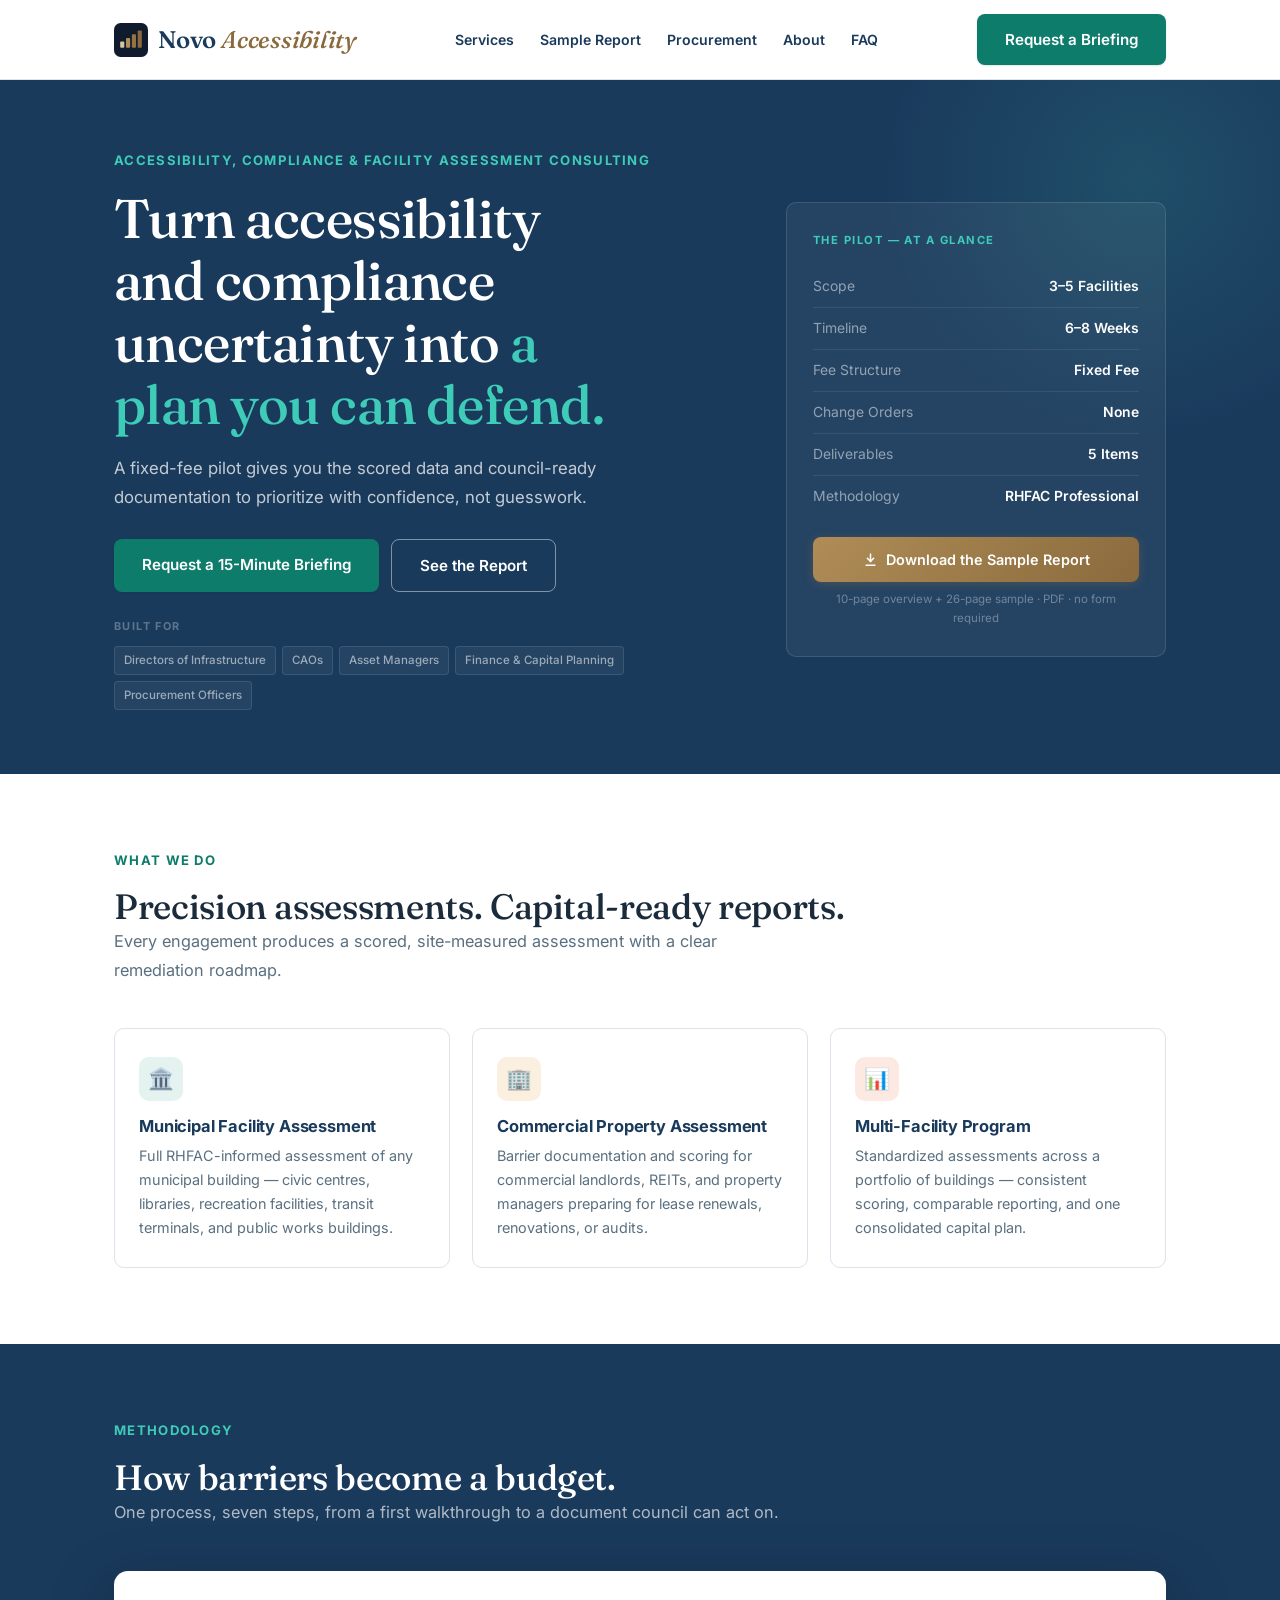
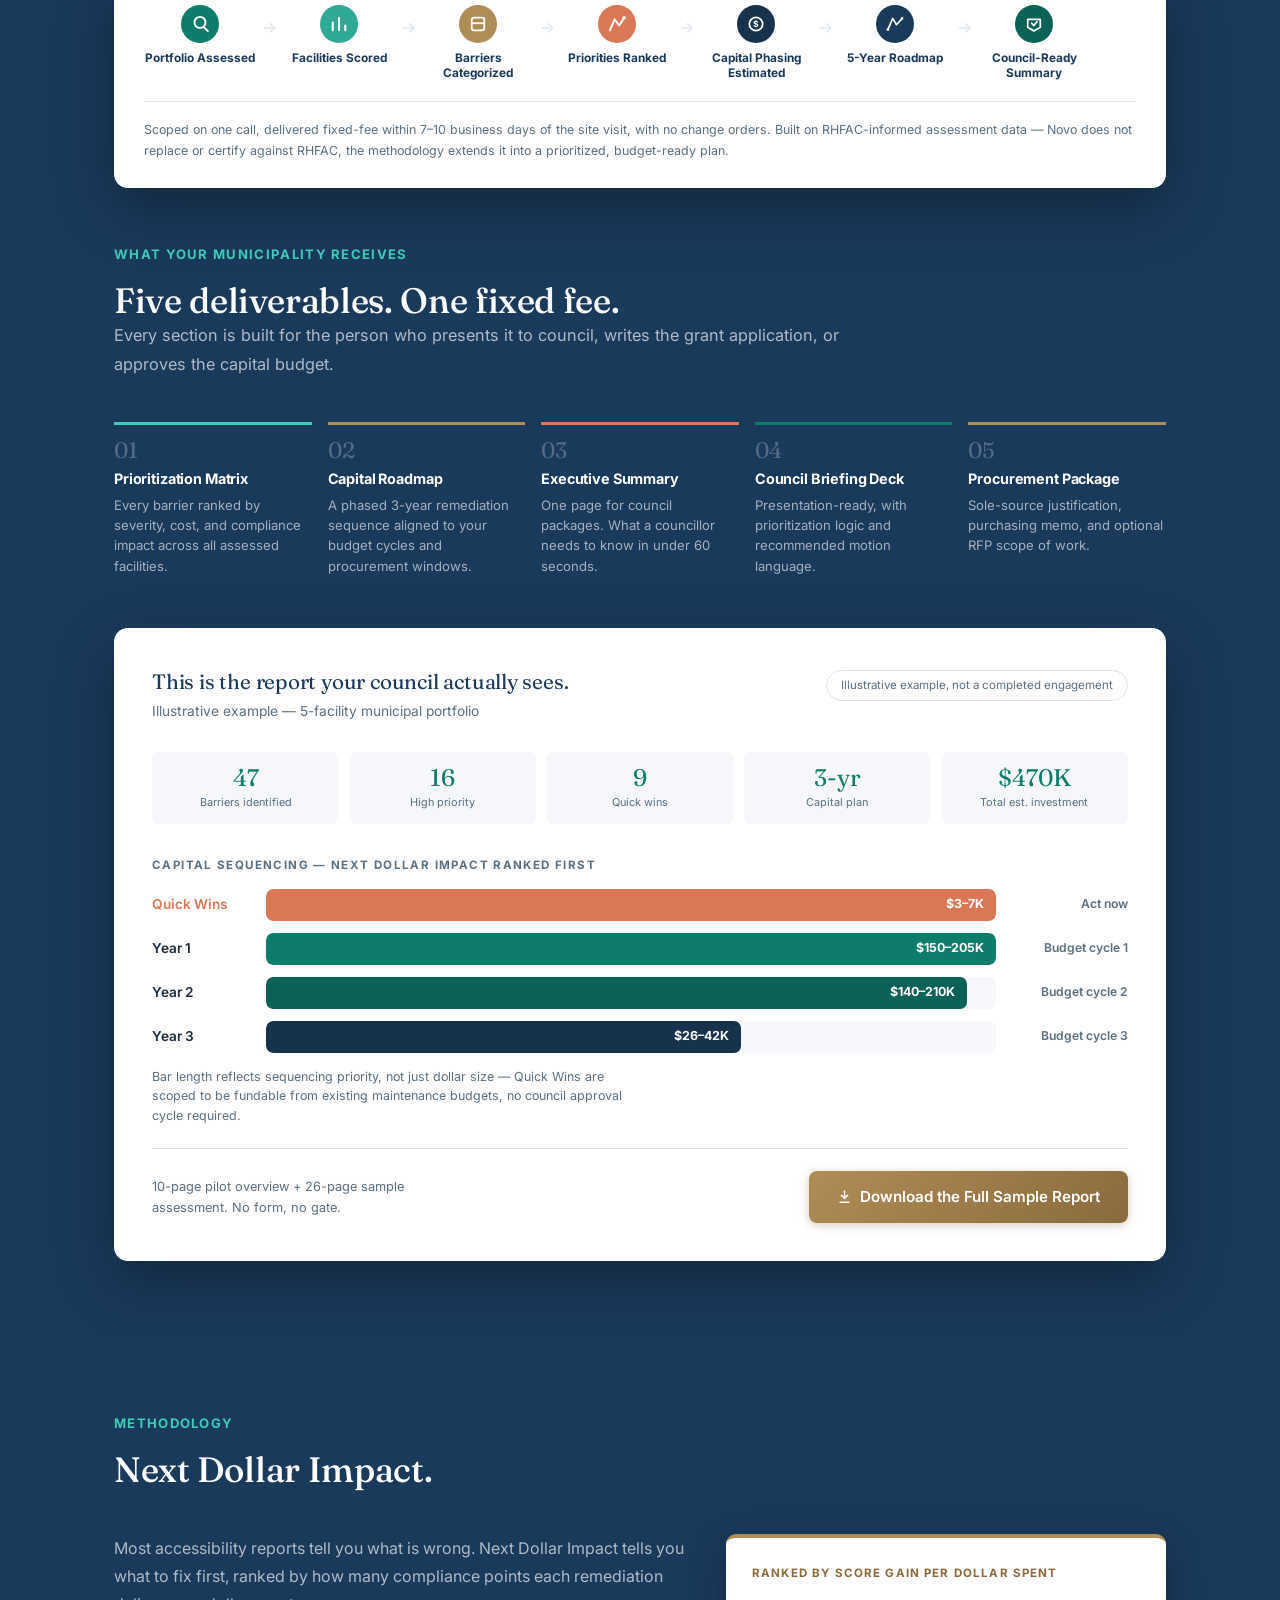
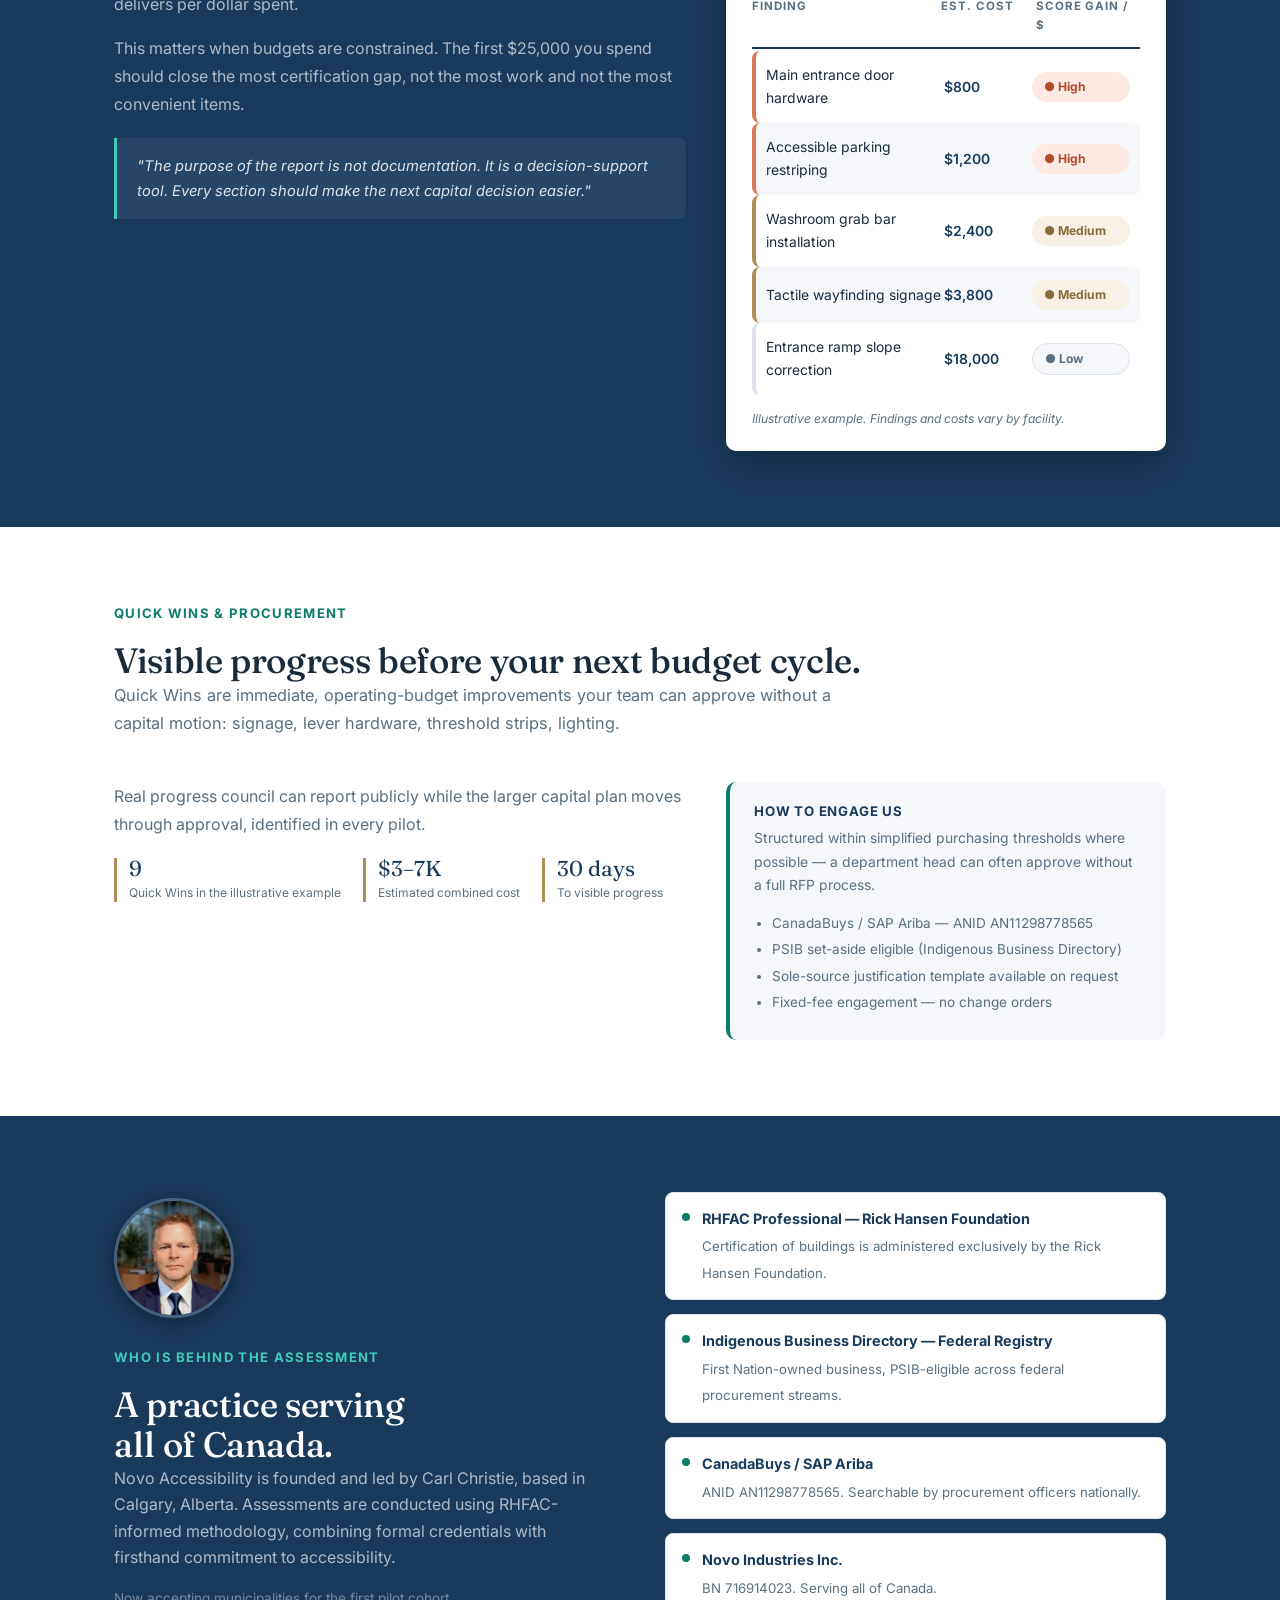
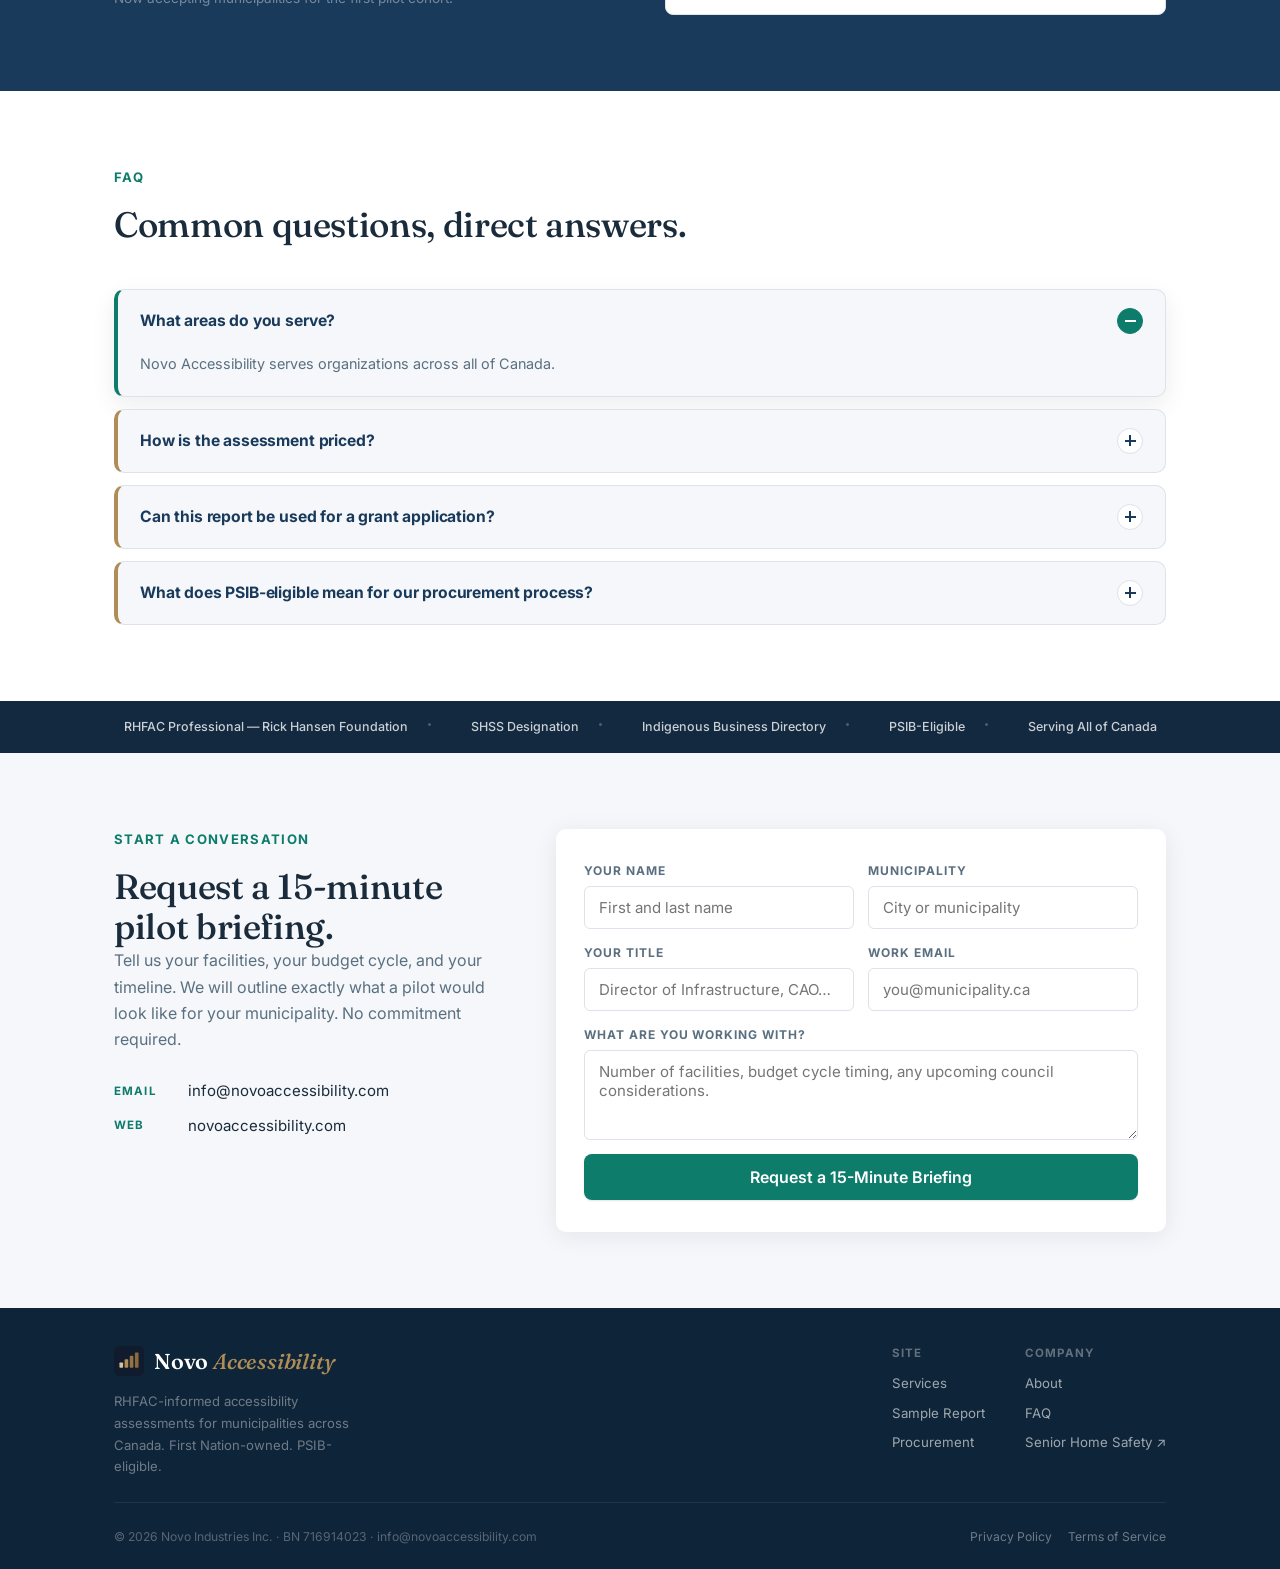
<file: index_updated_4.html>
<!DOCTYPE html>
<html lang="en">
<head>
<meta charset="UTF-8">
<meta name="viewport" content="width=device-width, initial-scale=1.0">
<title>Novo Accessibility — Accessibility, Compliance &amp; Facility Assessment Consulting | Canada</title>
<link rel="icon" type="image/png" sizes="16x16" href="[data-uri]">
<link rel="icon" type="image/png" sizes="32x32" href="[data-uri]">
<link rel="apple-touch-icon" sizes="180x180" href="[data-uri]">
<meta name="description" content="Council-ready accessibility capital planning for municipalities. RHFAC Professional assessments with defensible prioritization, Quick Wins, and procurement-ready deliverables in a fixed-fee pilot engagement. Serving all of Canada.">
<script type="application/ld+json">
{"@context":"https://schema.org","@type":"ProfessionalService","name":"Novo Accessibility","description":"Municipal accessibility capital planning. RHFAC Professional assessments with council-ready deliverables for municipalities across Canada.","url":"https://novoaccessibility.com","areaServed":"Canada"}
</script>
<link rel="preconnect" href="https://fonts.googleapis.com">
<link rel="preconnect" href="https://fonts.gstatic.com" crossorigin>
<link href="https://fonts.googleapis.com/css2?family=Fraunces:opsz,wght@9..144,400;9..144,500;9..144,600;9..144,700&family=Inter:wght@400;500;600;700;800&display=swap" rel="stylesheet">
<style>
:root{
  --navy:#1A3A5C; --navy2:#12293F; --teal:#0E7C6B; --teal2:#0A6257;
  --mint:#3ECBB8; --amber:#B08D57; --coral:#D97757;
  --off:#F5F7FA; --white:#FFFFFF; --text:#1A2B3C;
  --teal-tint:#EEF7F5; --amber-tint:#F7F0E5; --navy-mid:#16324D;
  --muted:#5A7080; --border:#DCE3EA; --radius:10px;
  --gold:#B08D57; --gold-deep:#8A6A3D; --gold-tint:#F7F0E5;
  --font-display:'Fraunces', Georgia, serif;
  --font-body:'Inter', system-ui, sans-serif;
}
*,*::before,*::after{box-sizing:border-box;margin:0;padding:0;}
html{scroll-behavior:smooth;}
body{font-family:var(--font-body);font-size:16px;color:var(--text);background:var(--white);line-height:1.65;-webkit-font-smoothing:antialiased;}
.w{max-width:1100px;margin:0 auto;padding:0 24px;}
h1,h2,h3{font-family:var(--font-display);font-weight:500;line-height:1.14;letter-spacing:-.01em;text-wrap:balance;font-optical-sizing:auto;}
h1{font-size:clamp(2.3rem,4.6vw,3.4rem);font-weight:500;}
h2{font-size:clamp(1.65rem,2.9vw,2.2rem);font-weight:500;}
h3{font-size:1.03rem;font-family:var(--font-body);font-weight:700;}
p{margin-bottom:1em;} p:last-child{margin-bottom:0;}
a{color:var(--teal);text-decoration:none;}
:focus-visible{outline:2px solid var(--teal);outline-offset:3px;}
.btn{display:inline-block;padding:13px 28px;border-radius:8px;font-family:var(--font-body);font-size:.95rem;font-weight:600;cursor:pointer;transition:background .18s,opacity .18s,transform .18s,box-shadow .18s;text-decoration:none;border:none;}
.btn-primary{background:var(--teal);color:var(--white);box-shadow:0 1px 2px rgba(11,31,51,.12);}
.btn-primary:hover{background:var(--teal2);transform:translateY(-1px);box-shadow:0 6px 16px rgba(14,124,107,.28);}
.btn-outline-dark{background:transparent;color:var(--white);border:1.5px solid rgba(255,255,255,.45);}
.btn-outline-dark:hover{background:rgba(255,255,255,.08);border-color:rgba(255,255,255,.7);}
.btn-outline-light{background:transparent;color:var(--navy);border:1.5px solid var(--border);}
.btn-outline-light:hover{background:var(--off);border-color:var(--teal);}
.btn-gold{background:linear-gradient(135deg,var(--gold) 0%,var(--gold-deep) 100%);color:var(--white);box-shadow:0 2px 10px rgba(138,106,61,.35);border:none;}
.btn-gold:hover{box-shadow:0 8px 22px rgba(138,106,61,.5);transform:translateY(-1px);}
.btn-gold .dl-icon{display:inline-block;margin-right:8px;vertical-align:-2px;}
.eyebrow{font-size:.82rem;font-weight:700;text-transform:uppercase;letter-spacing:.1em;color:var(--teal);display:block;margin-bottom:16px;}
.eyebrow.on-dark{color:var(--mint);opacity:1;}

/* NAV */
nav{position:sticky;top:0;z-index:100;background:var(--white);border-bottom:1px solid var(--border);padding:14px 0;}
.nav-inner{display:flex;justify-content:space-between;align-items:center;gap:20px;}
.nav-logo img{height:40px;display:block;}
.logo-lockup{display:flex;align-items:center;gap:10px;}
.logo-icon{flex-shrink:0;display:block;width:34px;height:34px;}
.nav-logo-text{font-family:var(--font-display);font-weight:600;font-size:1.5rem;color:var(--navy);letter-spacing:-.01em;display:flex;align-items:baseline;gap:5px;}
.nav-logo-text .mark{font-style:italic;font-weight:500;color:var(--gold-deep);}
.nav-links{display:flex;gap:26px;align-items:center;}
.nav-links a{font-size:.88rem;font-weight:600;color:var(--navy);}
.nav-links a:hover{color:var(--teal);}
.nav-right{display:flex;align-items:center;gap:22px;}
@media (max-width:900px){ .nav-links{display:none;} }

/* HERO */
.hero{background:var(--navy);padding:70px 0 64px;position:relative;overflow:hidden;
  background-image:
    linear-gradient(115deg, rgba(16,27,45,.94) 0%, rgba(26,58,92,.9) 34%, rgba(26,58,92,.62) 62%, rgba(26,58,92,.42) 100%),
    url('calgary%20city%20hall.png') center 38%/cover no-repeat;
  background-color:var(--navy);
}
.hero-inner{position:relative;z-index:1;}
.hero::after{content:"";position:absolute;right:-120px;top:-160px;width:520px;height:520px;border-radius:50%;background:radial-gradient(circle,rgba(62,203,184,.14) 0%,rgba(62,203,184,0) 70%);pointer-events:none;}
.hero::before{content:"";position:absolute;inset:0;background:linear-gradient(180deg,rgba(26,58,92,0) 55%,var(--navy) 100%);pointer-events:none;}
.hero-inner{display:grid;grid-template-columns:1.15fr 380px;gap:56px;align-items:center;position:relative;}
.hero h1{color:var(--white);margin-bottom:18px;}
.hero h1 em{color:var(--mint);font-style:normal;}
.hero-sub{font-size:1.05rem;color:rgba(255,255,255,.74);margin-bottom:26px;line-height:1.75;max-width:52ch;text-wrap:pretty;}
.role-tags{display:flex;flex-wrap:wrap;gap:6px;margin-bottom:0;}
.role-tag{background:rgba(255,255,255,.05);border:1px solid rgba(255,255,255,.1);border-radius:4px;padding:4px 9px;font-size:.72rem;color:rgba(255,255,255,.55);font-weight:500;}
.hero-for-label{font-size:.68rem;font-weight:700;text-transform:uppercase;letter-spacing:.13em;color:rgba(255,255,255,.3);margin:26px 0 10px;}
.hero-ctas{display:flex;gap:12px;flex-wrap:wrap;}
.hero-card{background:rgba(255,255,255,.05);border:1px solid rgba(255,255,255,.12);border-radius:var(--radius);padding:28px 26px;}
.hero-card-label{font-size:.7rem;font-weight:700;text-transform:uppercase;letter-spacing:.13em;color:var(--mint);margin-bottom:16px;}
.pilot-specs{list-style:none;margin-bottom:20px;}
.pilot-specs li{display:flex;justify-content:space-between;align-items:center;padding:9px 0;border-bottom:1px solid rgba(255,255,255,.08);font-size:.87rem;}
.pilot-specs li:last-child{border-bottom:none;}
.spec-label{color:rgba(255,255,255,.5);}
.spec-val{color:var(--white);font-weight:600;}
.hero-dl a{width:100%;text-align:center;display:block;font-size:.9rem;padding:11px 18px;}
.hero-dl-note{font-size:.72rem;color:rgba(255,255,255,.35);margin-top:8px;text-align:center;}

/* GENERIC SECTION */
section{padding:76px 0;}
.sec-head{max-width:760px;margin-bottom:44px;}
.sec-head p{font-size:1.02rem;color:var(--muted);line-height:1.75;text-wrap:pretty;}

/* SERVICES */
.services-grid{display:grid;grid-template-columns:repeat(3,1fr);gap:22px;}
.svc-card{border:1px solid var(--border);border-radius:var(--radius);padding:28px 24px;transition:box-shadow .2s,transform .2s;}
.svc-card:hover{box-shadow:0 10px 30px rgba(11,31,51,.08);transform:translateY(-2px);}
.icon-badge{width:44px;height:44px;border-radius:10px;display:flex;align-items:center;justify-content:center;margin-bottom:16px;font-size:1.3rem;}
.badge-teal{background:#E4F3F0;color:var(--teal);}
.badge-amber{background:#FBF0DF;color:var(--amber);}
.badge-coral{background:#FBE9E2;color:var(--coral);}
.svc-card h3{color:var(--navy);margin-bottom:8px;}
.svc-card p{font-size:.9rem;color:var(--muted);}

/* DELIVERABLES */
.deliverables-grid{display:grid;grid-template-columns:repeat(5,1fr);gap:16px;margin-bottom:52px;}
.d-card{border-top:3px solid var(--teal);padding-top:14px;}
.d-card-dark{border-top-color:var(--mint);}
.d-card-dark .d-n{color:rgba(255,255,255,.25);}
.flow-card{background:var(--white);border-radius:14px;padding:34px 30px 26px;box-shadow:0 20px 60px rgba(0,0,0,.35);}
.flow-track{display:flex;align-items:flex-start;flex-wrap:wrap;gap:18px 6px;}
.flow-step{display:flex;flex-direction:column;align-items:center;text-align:center;width:112px;}
.flow-n{width:38px;height:38px;border-radius:50%;display:flex;align-items:center;justify-content:center;margin-bottom:8px;flex-shrink:0;}
.flow-label{font-size:.74rem;font-weight:700;color:var(--navy);line-height:1.3;}
.flow-arrow{color:var(--border);font-size:1rem;margin-top:9px;flex-shrink:0;}
.flow-foot{font-size:.78rem;color:var(--muted);margin-top:20px;padding-top:18px;border-top:1px solid var(--border);}
@media (max-width:820px){.flow-arrow{display:none;}.flow-track{gap:20px;}.flow-step{width:30%;}}
.d-card:nth-child(2){border-top-color:var(--amber);}
.d-card:nth-child(3){border-top-color:var(--coral);}
.d-card:nth-child(4){border-top-color:var(--teal);}
.d-card:nth-child(5){border-top-color:var(--amber);}
.d-n{font-family:var(--font-display);font-size:1.4rem;color:var(--border);line-height:1;margin-bottom:8px;}
.d-card h3{font-size:.9rem;color:var(--navy);margin-bottom:6px;line-height:1.3;}
.d-card p{font-size:.82rem;color:var(--muted);line-height:1.55;}

/* PROOF PANEL */
.proof{background:var(--white);border-radius:14px;padding:42px 38px 38px;margin-bottom:0;box-shadow:0 20px 60px rgba(0,0,0,.35);}
.proof-top{display:flex;justify-content:space-between;align-items:flex-start;flex-wrap:wrap;gap:20px;margin-bottom:30px;}
.proof-title h3{font-family:var(--font-display);font-size:1.3rem;font-weight:400;color:var(--navy);margin-bottom:6px;}
.proof-title p{font-size:.86rem;color:var(--muted);}
.proof-tag{font-size:.72rem;color:var(--muted);border:1px solid var(--border);border-radius:20px;padding:5px 14px;white-space:nowrap;}
.proof-stats{display:grid;grid-template-columns:repeat(5,1fr);gap:10px;margin-bottom:32px;}
.p-stat{background:var(--off);border-radius:8px;padding:14px 10px;text-align:center;}
.p-val{font-family:var(--font-display);font-size:1.5rem;color:var(--teal);line-height:1;margin-bottom:5px;}
.p-lbl{font-size:.68rem;color:var(--muted);line-height:1.3;}
.roadmap-label{font-size:.72rem;font-weight:700;text-transform:uppercase;letter-spacing:.12em;color:var(--muted);margin-bottom:14px;}
.roadmap{display:flex;flex-direction:column;gap:12px;margin-bottom:14px;}
.rm-row{display:grid;grid-template-columns:100px 1fr 118px;gap:14px;align-items:center;}
.rm-name{font-size:.85rem;font-weight:600;color:var(--text);}
.rm-track{background:var(--off);border-radius:7px;height:32px;overflow:hidden;}
.rm-fill{height:100%;border-radius:7px;min-width:56px;display:flex;align-items:center;justify-content:flex-end;padding:0 12px;transition:width .3s;}
.rm-inline-cost{font-size:.78rem;font-weight:700;color:var(--white);white-space:nowrap;}
.rm-cost{font-size:.76rem;color:var(--muted);font-weight:600;text-align:right;}
.rm-highlight .rm-name{color:var(--coral);}
.roadmap-note{font-size:.78rem;color:var(--muted);line-height:1.6;max-width:60ch;}
.proof-dl{display:flex;justify-content:space-between;align-items:center;flex-wrap:wrap;gap:16px;border-top:1px solid var(--border);padding-top:22px;margin-top:22px;}
.proof-dl p{font-size:.8rem;color:var(--muted);margin-bottom:0;max-width:38ch;}

/* PROCESS */

/* QUICK WINS + PROCUREMENT */
.qw-proc{display:grid;grid-template-columns:1.3fr 1fr;gap:40px;align-items:start;}
.qw-facts{display:flex;gap:22px;margin-top:20px;flex-wrap:wrap;}
.qw-fact{border-left:3px solid var(--amber);padding-left:12px;}
.qw-fact-val{font-family:var(--font-display);font-size:1.35rem;color:var(--navy);line-height:1;}
.qw-fact-lbl{font-size:.75rem;color:var(--muted);margin-top:3px;}
.proc-note{background:var(--off);border-radius:var(--radius);border-left:4px solid var(--teal);padding:22px 24px;}
.proc-note h3{font-size:.83rem;color:var(--navy);margin-bottom:8px;text-transform:uppercase;letter-spacing:.06em;}
.proc-note p{font-size:.87rem;color:var(--muted);line-height:1.7;}
.proc-note ul{margin:10px 0 0 18px;font-size:.85rem;color:var(--muted);}
.proc-note li{margin-bottom:4px;}
.ndi-table-wrap{background:var(--white);border-radius:var(--radius);padding:26px 26px 22px;box-shadow:0 12px 40px rgba(0,0,0,.3);border-top:4px solid var(--gold);}
.ndi-quote{background:rgba(255,255,255,.06);border-left:3px solid var(--mint);border-radius:0 8px 8px 0;padding:16px 20px;margin-top:20px;}
.ndi-quote p{font-style:italic;color:rgba(255,255,255,.85);font-size:.92rem;margin-bottom:0;}
.ndi-table-head-row{display:grid;grid-template-columns:2fr 1fr 1.1fr;font-size:.72rem;font-weight:700;text-transform:uppercase;letter-spacing:.08em;color:var(--muted);padding-bottom:12px;border-bottom:2px solid var(--navy);margin-bottom:2px;}
.ndi-row{display:grid;grid-template-columns:2fr 1fr 1.1fr;padding:13px 10px;border-radius:8px;font-size:.87rem;color:var(--text);align-items:center;border-left:4px solid transparent;}
.ndi-row:nth-child(even){background:var(--off);}
.ndi-row.ndi-tier-high{border-left-color:var(--coral);}
.ndi-row.ndi-tier-med{border-left-color:var(--gold);}
.ndi-row.ndi-tier-low{border-left-color:var(--border);}
.ndi-cost{font-weight:600;color:var(--navy);}
.ndi-badge{display:inline-flex;align-items:center;gap:6px;font-size:.76rem;font-weight:700;padding:5px 12px;border-radius:20px;white-space:nowrap;}
.ndi-high{background:#FBE9E2;color:#B24A2C;}
.ndi-med{background:var(--gold-tint);color:var(--gold-deep);}
.ndi-low{background:var(--off);color:var(--muted);border:1px solid var(--border);}

/* ABOUT */
.about-sec{background:var(--navy);}
.about-inner{display:grid;grid-template-columns:1fr 1fr;gap:50px;align-items:center;}
.about-inner p{font-size:1rem;color:var(--muted);}
.credential-list{list-style:none;display:flex;flex-direction:column;gap:14px;}
.credential-list li{display:flex;gap:12px;align-items:flex-start;background:var(--white);border:1px solid var(--border);border-radius:8px;padding:14px 16px;}
.about-photo-wrap{margin-bottom:22px;}
.about-photo{width:120px;height:120px;border-radius:50%;object-fit:cover;border:3px solid rgba(255,255,255,.2);box-shadow:0 4px 24px rgba(0,0,0,.4);}
.cred-dot{width:8px;height:8px;border-radius:50%;background:var(--teal);margin-top:6px;flex-shrink:0;}
.credential-list strong{display:block;color:var(--navy);font-size:.9rem;margin-bottom:2px;}
.credential-list span{font-size:.83rem;color:var(--muted);}

/* FAQ */
.faq-list{display:flex;flex-direction:column;gap:12px;}
.faq-item{background:var(--off);border:1px solid var(--border);border-left:4px solid var(--gold);border-radius:10px;padding:0;transition:box-shadow .2s,border-color .2s;overflow:hidden;}
.faq-item[open]{border-left-color:var(--teal);box-shadow:0 8px 24px rgba(11,31,51,.08);}
.faq-item summary{list-style:none;cursor:pointer;display:flex;justify-content:space-between;align-items:center;gap:16px;padding:18px 22px;}
.faq-item summary::-webkit-details-marker{display:none;}
.faq-item summary h3{color:var(--navy);font-size:.98rem;margin-bottom:0;}
.faq-plus{flex-shrink:0;width:26px;height:26px;border-radius:50%;background:var(--white);border:1.5px solid var(--border);display:flex;align-items:center;justify-content:center;position:relative;transition:transform .2s,background .2s,border-color .2s;}
.faq-plus::before,.faq-plus::after{content:"";position:absolute;background:var(--navy);transition:transform .2s,opacity .2s;}
.faq-plus::before{width:11px;height:2px;}
.faq-plus::after{width:2px;height:11px;}
.faq-item[open] .faq-plus{background:var(--teal);border-color:var(--teal);}
.faq-item[open] .faq-plus::before,.faq-item[open] .faq-plus::after{background:var(--white);}
.faq-item[open] .faq-plus::after{opacity:0;}
.faq-item p{font-size:.9rem;color:var(--muted);padding:0 22px 20px;}

/* TRUST BAR */
.trust-bar{background:var(--navy2);padding:16px 0;}
.trust-inner{display:flex;flex-wrap:wrap;gap:8px 20px;align-items:center;justify-content:center;}
.trust-item{font-size:.78rem;color:rgba(255,255,255,.78);font-weight:500;}
.trust-dot{width:3px;height:3px;border-radius:50%;background:rgba(255,255,255,.25);display:inline-block;margin-right:20px;position:relative;top:-2px;}

/* CONTACT */
.contact-sec{background:var(--off);}
.contact-inner{display:grid;grid-template-columns:1fr 1fr;gap:56px;align-items:start;}
.contact-left p{font-size:1rem;color:var(--muted);}
.contact-detail{margin-top:26px;display:flex;flex-direction:column;gap:10px;}
.c-row{display:flex;align-items:center;gap:10px;}
.c-label{font-size:.72rem;font-weight:700;text-transform:uppercase;letter-spacing:.1em;color:var(--teal);min-width:64px;}
.c-val{font-size:.94rem;color:var(--text);}
.contact-form{background:var(--white);border-radius:var(--radius);padding:32px 28px;box-shadow:0 4px 24px rgba(11,31,51,.08);}
.form-row{display:grid;grid-template-columns:1fr 1fr;gap:14px;}
.form-group{display:flex;flex-direction:column;gap:5px;margin-bottom:14px;}
.form-group label{font-size:.75rem;font-weight:700;text-transform:uppercase;letter-spacing:.08em;color:var(--muted);}
.form-group input,.form-group textarea{padding:11px 14px;border-radius:6px;border:1.5px solid var(--border);font-family:var(--font-body);font-size:.94rem;color:var(--text);background:var(--white);outline:none;transition:border-color .15s;}
.form-group input:focus,.form-group textarea:focus{border-color:var(--teal);}
.form-group textarea{resize:vertical;min-height:90px;}
.form-submit .btn{width:100%;text-align:center;font-size:1rem;padding:13px;}
.form-success{display:none;text-align:center;padding:20px 0;}
.form-success h3{color:var(--navy);margin-bottom:8px;}
.form-success p{color:var(--muted);font-size:.94rem;}

footer{background:#0E2438;padding:36px 0 22px;}
.footer-top{display:flex;justify-content:space-between;flex-wrap:wrap;gap:24px;margin-bottom:24px;padding-bottom:24px;border-bottom:1px solid rgba(255,255,255,.08);}
.footer-logo img{height:32px;margin-bottom:12px;filter:brightness(0) invert(1);}
.footer-logo-text{font-family:var(--font-display);font-weight:600;font-size:1.35rem;color:var(--white);letter-spacing:-.01em;display:flex;align-items:baseline;gap:5px;}
.footer-logo-text .mark{font-style:italic;font-weight:500;color:var(--gold);}
.footer-blurb{font-size:.82rem;color:rgba(255,255,255,.4);max-width:32ch;}
.footer-nav{display:flex;gap:40px;flex-wrap:wrap;}
.footer-col h4{font-size:.72rem;text-transform:uppercase;letter-spacing:.1em;color:rgba(255,255,255,.35);margin-bottom:10px;}
.footer-col a{display:block;font-size:.83rem;color:rgba(255,255,255,.6);margin-bottom:8px;}
.footer-col a:hover{color:var(--mint);}
.footer-inner{display:flex;justify-content:space-between;align-items:center;flex-wrap:wrap;gap:10px;}
.footer-copy{font-size:.76rem;color:rgba(255,255,255,.3);}
.footer-legal{display:flex;gap:16px;}
.footer-legal a{font-size:.76rem;color:rgba(255,255,255,.4);}
.footer-legal a:hover{color:rgba(255,255,255,.7);}

@media (max-width:860px){
  .hero-inner,.contact-inner,.about-inner{grid-template-columns:1fr;gap:36px;}
  .services-grid{grid-template-columns:1fr 1fr;}
  .deliverables-grid{grid-template-columns:repeat(2,1fr);}
  .proof-stats{grid-template-columns:repeat(2,1fr);}
  .qw-proc{grid-template-columns:1fr;}
  .rm-row{grid-template-columns:70px 1fr 78px;gap:8px;}
  .rm-inline-cost{font-size:.7rem;}
  .rm-cost{font-size:.68rem;}
  .rm-name{font-size:.74rem;}
}
@media (max-width:520px){
  .services-grid,.deliverables-grid{grid-template-columns:1fr;}
  .form-row{grid-template-columns:1fr;}
  section{padding:52px 0;}
  .hero{padding:52px 0;}
  #services h2{white-space:normal !important;}
}
</style>
</head>
<body>

<nav>
  <div class="w nav-inner">
    <a href="#" class="logo-lockup">
      <svg class="logo-icon" viewBox="0 0 512 512" xmlns="http://www.w3.org/2000/svg" aria-hidden="true">
        <rect width="512" height="512" rx="100" fill="#101B2D"/>
        <rect x="93" y="280" width="62" height="92" rx="14" fill="#D8C39C"/>
        <rect x="181" y="224" width="62" height="148" rx="14" fill="#B08D57"/>
        <rect x="269" y="168" width="62" height="204" rx="14" fill="#96733F"/>
        <rect x="357" y="112" width="62" height="260" rx="14" fill="#8A6A3D"/>
      </svg>
      <span class="nav-logo-text">Novo <span class="mark">Accessibility</span></span>
    </a>
    <div class="nav-links">
      <a href="#services">Services</a>
      <a href="#report">Sample Report</a>
      <a href="#procurement">Procurement</a>
      <a href="#about">About</a>
      <a href="#faq">FAQ</a>
    </div>
    <div class="nav-right">
      <a href="#contact" class="btn btn-primary">Request a Briefing</a>
    </div>
  </div>
</nav>

<section class="hero" style="padding-top:70px;">
  <div class="w hero-inner">
    <div>
      <span class="eyebrow on-dark">Accessibility, Compliance &amp; Facility Assessment Consulting</span>
      <h1>Turn accessibility and compliance uncertainty into <em>a plan you can defend.</em></h1>
      <p class="hero-sub">A fixed-fee pilot gives you the scored data and council-ready documentation to prioritize with confidence, not guesswork.</p>
      <div class="hero-ctas">
        <a href="#contact" class="btn btn-primary">Request a 15-Minute Briefing</a>
        <a href="#report" class="btn btn-outline-dark">See the Report</a>
      </div>
      <div class="hero-for-label">Built for</div>
      <div class="role-tags">
        <span class="role-tag">Directors of Infrastructure</span>
        <span class="role-tag">CAOs</span>
        <span class="role-tag">Asset Managers</span>
        <span class="role-tag">Finance &amp; Capital Planning</span>
        <span class="role-tag">Procurement Officers</span>
      </div>
    </div>
    <div>
      <div class="hero-card">
        <div class="hero-card-label">The Pilot — At a Glance</div>
        <ul class="pilot-specs">
          <li><span class="spec-label">Scope</span><span class="spec-val">3–5 Facilities</span></li>
          <li><span class="spec-label">Timeline</span><span class="spec-val">6–8 Weeks</span></li>
          <li><span class="spec-label">Fee Structure</span><span class="spec-val">Fixed Fee</span></li>
          <li><span class="spec-label">Change Orders</span><span class="spec-val">None</span></li>
          <li><span class="spec-label">Deliverables</span><span class="spec-val">5 Items</span></li>
          <li><span class="spec-label">Methodology</span><span class="spec-val">RHFAC Professional</span></li>
        </ul>
        <div class="hero-dl">
          <a href="pilot-overview.pdf" download class="btn btn-gold"><svg class="dl-icon" width="15" height="15" viewBox="0 0 24 24" fill="none" stroke="white" stroke-width="2.4" stroke-linecap="round" stroke-linejoin="round"><path d="M12 3v12"/><path d="M7 10l5 5 5-5"/><path d="M5 21h14"/></svg>Download the Sample Report</a>
          <div class="hero-dl-note">10-page overview + 26-page sample · PDF · no form required</div>
        </div>
      </div>
    </div>
  </div>
</section>

<section id="services">
  <div class="w">
    <div class="sec-head">
      <span class="eyebrow">What We Do</span>
      <h2 style="max-width:none;white-space:nowrap;">Precision assessments. Capital-ready reports.</h2>
      <p>Every engagement produces a scored, site-measured assessment with a clear remediation roadmap.</p>
    </div>
    <div class="services-grid">
      <div class="svc-card">
        <div class="icon-badge badge-teal">🏛️</div>
        <h3>Municipal Facility Assessment</h3>
        <p>Full RHFAC-informed assessment of any municipal building — civic centres, libraries, recreation facilities, transit terminals, and public works buildings.</p>
      </div>
      <div class="svc-card">
        <div class="icon-badge badge-amber">🏢</div>
        <h3>Commercial Property Assessment</h3>
        <p>Barrier documentation and scoring for commercial landlords, REITs, and property managers preparing for lease renewals, renovations, or audits.</p>
      </div>
      <div class="svc-card">
        <div class="icon-badge badge-coral">📊</div>
        <h3>Multi-Facility Program</h3>
        <p>Standardized assessments across a portfolio of buildings — consistent scoring, comparable reporting, and one consolidated capital plan.</p>
      </div>
    </div>
  </div>
</section>

<section id="report" style="background:var(--navy);">
  <div class="w">
    <div class="sec-head">
      <span class="eyebrow on-dark">Methodology</span>
      <h2 style="color:var(--white);">How barriers become a budget.</h2>
      <p style="color:rgba(255,255,255,.65);">One process, seven steps, from a first walkthrough to a document council can act on.</p>
    </div>

    <div class="flow-card">
      <div class="flow-track">
        <div class="flow-step">
          <div class="flow-n" style="background:#0E7C6B;"><svg viewBox="-14 -14 28 28" width="22" height="22"><circle cx="0" cy="-2" r="7" fill="none" stroke="white" stroke-width="2.4"/><line x1="5" y1="4" x2="10" y2="9" stroke="white" stroke-width="2.4" stroke-linecap="round"/></svg></div>
          <div class="flow-label">Portfolio Assessed</div>
        </div>
        <div class="flow-arrow">→</div>
        <div class="flow-step">
          <div class="flow-n" style="background:#2FA895;"><svg viewBox="-14 -14 28 28" width="22" height="22"><line x1="-8" y1="8" x2="-8" y2="-2" stroke="white" stroke-width="2.6" stroke-linecap="round"/><line x1="0" y1="8" x2="0" y2="-8" stroke="white" stroke-width="2.6" stroke-linecap="round"/><line x1="8" y1="8" x2="8" y2="2" stroke="white" stroke-width="2.6" stroke-linecap="round"/></svg></div>
          <div class="flow-label">Facilities Scored</div>
        </div>
        <div class="flow-arrow">→</div>
        <div class="flow-step">
          <div class="flow-n" style="background:#B08D57;"><svg viewBox="-14 -14 28 28" width="22" height="22"><rect x="-8" y="-8" width="16" height="16" rx="3" fill="none" stroke="white" stroke-width="2.2"/><line x1="-8" y1="-1" x2="8" y2="-1" stroke="white" stroke-width="2.2"/></svg></div>
          <div class="flow-label">Barriers Categorized</div>
        </div>
        <div class="flow-arrow">→</div>
        <div class="flow-step">
          <div class="flow-n" style="background:#D97757;"><svg viewBox="-14 -14 28 28" width="22" height="22"><path d="M -9 8 L -3 -6 L 3 2 L 9 -8" fill="none" stroke="white" stroke-width="2.4" stroke-linecap="round" stroke-linejoin="round"/><circle cx="9" cy="-8" r="2.2" fill="white"/></svg></div>
          <div class="flow-label">Priorities Ranked</div>
        </div>
        <div class="flow-arrow">→</div>
        <div class="flow-step">
          <div class="flow-n" style="background:#16324D;"><svg viewBox="-14 -14 28 28" width="22" height="22"><circle r="8.5" fill="none" stroke="white" stroke-width="2.2"/><text x="0" y="4" text-anchor="middle" font-size="11" font-weight="700" fill="white">$</text></svg></div>
          <div class="flow-label">Capital Phasing Estimated</div>
        </div>
        <div class="flow-arrow">→</div>
        <div class="flow-step">
          <div class="flow-n" style="background:#1A3A5C;"><svg viewBox="-14 -14 28 28" width="22" height="22"><path d="M -9 7 L -3 -7 L 2 1 L 9 -7" fill="none" stroke="white" stroke-width="2.2" stroke-linecap="round" stroke-linejoin="round"/><circle cx="-9" cy="7" r="1.8" fill="white"/><circle cx="9" cy="-7" r="1.8" fill="white"/></svg></div>
          <div class="flow-label">5-Year Roadmap</div>
        </div>
        <div class="flow-arrow">→</div>
        <div class="flow-step">
          <div class="flow-n" style="background:#0A6257;"><svg viewBox="-14 -14 28 28" width="22" height="22"><path d="M -8 -6 L 8 -6 L 8 4 L 0 9 L -8 4 Z" fill="none" stroke="white" stroke-width="2.2" stroke-linejoin="round"/><path d="M -3 -1 L -0.5 2 L 4 -3" fill="none" stroke="white" stroke-width="2.2" stroke-linecap="round" stroke-linejoin="round"/></svg></div>
          <div class="flow-label">Council-Ready Summary</div>
        </div>
      </div>
      <p class="flow-foot">Scoped on one call, delivered fixed-fee within 7–10 business days of the site visit, with no change orders. Built on RHFAC-informed assessment data — Novo does not replace or certify against RHFAC, the methodology extends it into a prioritized, budget-ready plan.</p>
    </div>

    <div class="sec-head" style="margin-top:56px;">
      <span class="eyebrow on-dark">What Your Municipality Receives</span>
      <h2 style="color:var(--white);">Five deliverables. One fixed fee.</h2>
      <p style="color:rgba(255,255,255,.65);">Every section is built for the person who presents it to council, writes the grant application, or approves the capital budget.</p>
    </div>

    <div class="deliverables-grid">
      <div class="d-card d-card-dark"><div class="d-n">01</div><h3 style="color:var(--white);">Prioritization Matrix</h3><p style="color:rgba(255,255,255,.6);">Every barrier ranked by severity, cost, and compliance impact across all assessed facilities.</p></div>
      <div class="d-card d-card-dark"><div class="d-n">02</div><h3 style="color:var(--white);">Capital Roadmap</h3><p style="color:rgba(255,255,255,.6);">A phased 3-year remediation sequence aligned to your budget cycles and procurement windows.</p></div>
      <div class="d-card d-card-dark"><div class="d-n">03</div><h3 style="color:var(--white);">Executive Summary</h3><p style="color:rgba(255,255,255,.6);">One page for council packages. What a councillor needs to know in under 60 seconds.</p></div>
      <div class="d-card d-card-dark"><div class="d-n">04</div><h3 style="color:var(--white);">Council Briefing Deck</h3><p style="color:rgba(255,255,255,.6);">Presentation-ready, with prioritization logic and recommended motion language.</p></div>
      <div class="d-card d-card-dark"><div class="d-n">05</div><h3 style="color:var(--white);">Procurement Package</h3><p style="color:rgba(255,255,255,.6);">Sole-source justification, purchasing memo, and optional RFP scope of work.</p></div>
    </div>

    <div class="proof">
      <div class="proof-top">
        <div class="proof-title">
          <h3>This is the report your council actually sees.</h3>
          <p>Illustrative example — 5-facility municipal portfolio</p>
        </div>
        <span class="proof-tag">Illustrative example, not a completed engagement</span>
      </div>
      <div class="proof-stats">
        <div class="p-stat"><div class="p-val">47</div><div class="p-lbl">Barriers identified</div></div>
        <div class="p-stat"><div class="p-val">16</div><div class="p-lbl">High priority</div></div>
        <div class="p-stat"><div class="p-val">9</div><div class="p-lbl">Quick wins</div></div>
        <div class="p-stat"><div class="p-val">3-yr</div><div class="p-lbl">Capital plan</div></div>
        <div class="p-stat"><div class="p-val">$470K</div><div class="p-lbl">Total est. investment</div></div>
      </div>
      <div class="roadmap-label">Capital Sequencing — Next Dollar Impact ranked first</div>
      <div class="roadmap">
        <div class="rm-row rm-highlight"><span class="rm-name">Quick Wins</span><div class="rm-track"><div class="rm-fill" style="width:100%;background:var(--coral);"><span class="rm-inline-cost">$3–7K</span></div></div><span class="rm-cost">Act now</span></div>
        <div class="rm-row"><span class="rm-name">Year 1</span><div class="rm-track"><div class="rm-fill" style="width:100%;background:var(--teal);"><span class="rm-inline-cost">$150–205K</span></div></div><span class="rm-cost">Budget cycle 1</span></div>
        <div class="rm-row"><span class="rm-name">Year 2</span><div class="rm-track"><div class="rm-fill" style="width:96%;background:var(--teal2);"><span class="rm-inline-cost">$140–210K</span></div></div><span class="rm-cost">Budget cycle 2</span></div>
        <div class="rm-row"><span class="rm-name">Year 3</span><div class="rm-track"><div class="rm-fill" style="width:65%;background:var(--navy-mid);"><span class="rm-inline-cost">$26–42K</span></div></div><span class="rm-cost">Budget cycle 3</span></div>
      </div>
      <p class="roadmap-note">Bar length reflects sequencing priority, not just dollar size — Quick Wins are scoped to be fundable from existing maintenance budgets, no council approval cycle required.</p>
      <div class="proof-dl">
        <p>10-page pilot overview + 26-page sample assessment. No form, no gate.</p>
        <a href="pilot-overview.pdf" download class="btn btn-gold"><svg class="dl-icon" width="15" height="15" viewBox="0 0 24 24" fill="none" stroke="white" stroke-width="2.4" stroke-linecap="round" stroke-linejoin="round"><path d="M12 3v12"/><path d="M7 10l5 5 5-5"/><path d="M5 21h14"/></svg>Download the Full Sample Report</a>
      </div>
    </div>
  </div>
</section>

<section id="ndi" style="background:var(--navy);">
  <div class="w">
    <div class="sec-head" style="max-width:100%;">
      <span class="eyebrow on-dark">Methodology</span>
      <h2 style="color:var(--white);">Next Dollar Impact.</h2>
    </div>
    <div class="qw-proc">
      <div>
        <p style="font-size:1rem;color:rgba(255,255,255,.65);line-height:1.75;">Most accessibility reports tell you what is wrong. Next Dollar Impact tells you what to fix first, ranked by how many compliance points each remediation delivers per dollar spent.</p>
        <p style="font-size:1rem;color:rgba(255,255,255,.65);line-height:1.75;">This matters when budgets are constrained. The first $25,000 you spend should close the most certification gap, not the most work and not the most convenient items.</p>
        <div class="ndi-quote">
          <p>"The purpose of the report is not documentation. It is a decision-support tool. Every section should make the next capital decision easier."</p>
        </div>
      </div>
      <div class="ndi-table-wrap">
        <div style="font-size:.72rem;font-weight:700;text-transform:uppercase;letter-spacing:.1em;color:var(--gold-deep);margin-bottom:14px;">Ranked by score gain per dollar spent</div>
        <div class="ndi-table-head-row">
          <span>Finding</span><span>Est. Cost</span><span>Score Gain / $</span>
        </div>
        <div class="ndi-row ndi-tier-high"><span>Main entrance door hardware</span><span class="ndi-cost">$800</span><span class="ndi-badge ndi-high">● High</span></div>
        <div class="ndi-row ndi-tier-high"><span>Accessible parking restriping</span><span class="ndi-cost">$1,200</span><span class="ndi-badge ndi-high">● High</span></div>
        <div class="ndi-row ndi-tier-med"><span>Washroom grab bar installation</span><span class="ndi-cost">$2,400</span><span class="ndi-badge ndi-med">● Medium</span></div>
        <div class="ndi-row ndi-tier-med"><span>Tactile wayfinding signage</span><span class="ndi-cost">$3,800</span><span class="ndi-badge ndi-med">● Medium</span></div>
        <div class="ndi-row ndi-tier-low"><span>Entrance ramp slope correction</span><span class="ndi-cost">$18,000</span><span class="ndi-badge ndi-low">● Low</span></div>
        <p style="font-size:.76rem;color:var(--muted);margin-top:14px;font-style:italic;">Illustrative example. Findings and costs vary by facility.</p>
      </div>
    </div>
  </div>
</section>

<section id="procurement">
  <div class="w">
    <div class="sec-head">
      <span class="eyebrow">Quick Wins &amp; Procurement</span>
      <h2>Visible progress before your next budget cycle.</h2>
      <p>Quick Wins are immediate, operating-budget improvements your team can approve without a capital motion: signage, lever hardware, threshold strips, lighting.</p>
    </div>
    <div class="qw-proc">
      <div>
        <p style="font-size:1rem;color:var(--muted);line-height:1.75;">Real progress council can report publicly while the larger capital plan moves through approval, identified in every pilot.</p>
        <div class="qw-facts">
          <div class="qw-fact"><div class="qw-fact-val">9</div><div class="qw-fact-lbl">Quick Wins in the illustrative example</div></div>
          <div class="qw-fact"><div class="qw-fact-val">$3–7K</div><div class="qw-fact-lbl">Estimated combined cost</div></div>
          <div class="qw-fact"><div class="qw-fact-val">30 days</div><div class="qw-fact-lbl">To visible progress</div></div>
        </div>
      </div>
      <div class="proc-note">
        <h3>How to Engage Us</h3>
        <p>Structured within simplified purchasing thresholds where possible — a department head can often approve without a full RFP process.</p>
        <ul>
          <li>CanadaBuys / SAP Ariba — ANID AN11298778565</li>
          <li>PSIB set-aside eligible (Indigenous Business Directory)</li>
          <li>Sole-source justification template available on request</li>
          <li>Fixed-fee engagement — no change orders</li>
        </ul>
      </div>
    </div>
  </div>
</section>

<section class="about-sec" id="about">
  <div class="w about-inner">
    <div>
      <div class="about-photo-wrap">
        <img src="[data-uri]" alt="Carl Christie, Founder, Novo Accessibility" class="about-photo">
      </div>
      <span class="eyebrow on-dark">Who Is Behind the Assessment</span>
      <h2 style="color:var(--white);">A practice serving all of Canada.</h2>
      <p style="color:rgba(255,255,255,.65);">Novo Accessibility is founded and led by Carl Christie, based in Calgary, Alberta. Assessments are conducted using RHFAC-informed methodology, combining formal credentials with firsthand commitment to accessibility.</p>
      <p style="font-size:.85rem;color:rgba(255,255,255,.4);">Now accepting municipalities for the first pilot cohort.</p>
    </div>
    <ul class="credential-list">
      <li><span class="cred-dot"></span><div><strong>RHFAC Professional — Rick Hansen Foundation</strong><span>Certification of buildings is administered exclusively by the Rick Hansen Foundation.</span></div></li>
      <li><span class="cred-dot"></span><div><strong>Indigenous Business Directory — Federal Registry</strong><span>First Nation-owned business, PSIB-eligible across federal procurement streams.</span></div></li>
      <li><span class="cred-dot"></span><div><strong>CanadaBuys / SAP Ariba</strong><span>ANID AN11298778565. Searchable by procurement officers nationally.</span></div></li>
      <li><span class="cred-dot"></span><div><strong>Novo Industries Inc.</strong><span>BN 716914023. Serving all of Canada.</span></div></li>
    </ul>
  </div>
</section>

<section id="faq">
  <div class="w">
    <div class="sec-head">
      <span class="eyebrow">FAQ</span>
      <h2>Common questions, direct answers.</h2>
    </div>
    <div class="faq-list">
      <details class="faq-item" open><summary><h3>What areas do you serve?</h3><span class="faq-plus"></span></summary><p>Novo Accessibility serves organizations across all of Canada.</p></details>
      <details class="faq-item"><summary><h3>How is the assessment priced?</h3><span class="faq-plus"></span></summary><p>Pricing depends on facility size, number of buildings, and location. Contact us for a scoping conversation and a written fixed-fee quote. No change orders on fixed-fee work.</p></details>
      <details class="faq-item"><summary><h3>Can this report be used for a grant application?</h3><span class="faq-plus"></span></summary><p>Yes. The scored findings, phased capital plan, and certification pathway table are built with grant writers in mind, including CMHC and Enabling Accessibility Fund submissions.</p></details>
      <details class="faq-item"><summary><h3>What does PSIB-eligible mean for our procurement process?</h3><span class="faq-plus"></span></summary><p>Federal departments with an Indigenous procurement target can award contracts through the Procurement Strategy for Indigenous Business without competitive tender. Novo counts toward that target.</p></details>
    </div>
  </div>
</section>

<div class="trust-bar">
  <div class="w trust-inner">
    <span class="trust-item">RHFAC Professional — Rick Hansen Foundation</span><span class="trust-dot"></span>
    <span class="trust-item">SHSS Designation</span><span class="trust-dot"></span>
    <span class="trust-item">Indigenous Business Directory</span><span class="trust-dot"></span>
    <span class="trust-item">PSIB-Eligible</span><span class="trust-dot"></span>
    <span class="trust-item">Serving All of Canada</span>
  </div>
</div>

<section class="contact-sec" id="contact">
  <div class="w contact-inner">
    <div class="contact-left">
      <span class="eyebrow">Start a Conversation</span>
      <h2>Request a 15-minute pilot briefing.</h2>
      <p>Tell us your facilities, your budget cycle, and your timeline. We will outline exactly what a pilot would look like for your municipality. No commitment required.</p>
      <div class="contact-detail">
        <div class="c-row"><span class="c-label">Email</span><span class="c-val">info@novoaccessibility.com</span></div>
        <div class="c-row"><span class="c-label">Web</span><span class="c-val">novoaccessibility.com</span></div>
      </div>
    </div>
    <div>
      <div class="contact-form" id="contact-wrap">
        <form id="contact-form" action="https://formspree.io/f/maqkbvjn" method="POST">
          <div class="form-row">
            <div class="form-group"><label for="name">Your name</label><input type="text" id="name" name="name" placeholder="First and last name" required></div>
            <div class="form-group"><label for="municipality">Municipality</label><input type="text" id="municipality" name="municipality" placeholder="City or municipality" required></div>
          </div>
          <div class="form-row">
            <div class="form-group"><label for="title">Your title</label><input type="text" id="title" name="title" placeholder="Director of Infrastructure, CAO…"></div>
            <div class="form-group"><label for="email">Work email</label><input type="email" id="email" name="email" placeholder="you@municipality.ca" required></div>
          </div>
          <div class="form-group"><label for="message">What are you working with?</label><textarea id="message" name="message" placeholder="Number of facilities, budget cycle timing, any upcoming council considerations."></textarea></div>
          <div class="form-submit"><button type="submit" class="btn btn-primary">Request a 15-Minute Briefing</button></div>
        </form>
        <div class="form-success" id="form-success">
          <h3>Request received.</h3>
          <p>We will be in touch within one business day to schedule your briefing.</p>
        </div>
      </div>
    </div>
  </div>
</section>

<footer>
  <div class="w">
    <div class="footer-top">
      <div class="footer-logo">
        <div class="logo-lockup" style="margin-bottom:12px;">
          <svg class="logo-icon" style="width:30px;height:30px;" viewBox="0 0 512 512" xmlns="http://www.w3.org/2000/svg" aria-hidden="true">
            <rect width="512" height="512" rx="100" fill="#101B2D"/>
            <rect x="93" y="280" width="62" height="92" rx="14" fill="#D8C39C"/>
            <rect x="181" y="224" width="62" height="148" rx="14" fill="#B08D57"/>
            <rect x="269" y="168" width="62" height="204" rx="14" fill="#96733F"/>
            <rect x="357" y="112" width="62" height="260" rx="14" fill="#8A6A3D"/>
          </svg>
          <div class="footer-logo-text">Novo <span class="mark">Accessibility</span></div>
        </div>
        <p class="footer-blurb">RHFAC-informed accessibility assessments for municipalities across Canada. First Nation-owned. PSIB-eligible.</p>
      </div>
      <div class="footer-nav">
        <div class="footer-col">
          <h4>Site</h4>
          <a href="#services">Services</a>
          <a href="#report">Sample Report</a>
          <a href="#procurement">Procurement</a>
        </div>
        <div class="footer-col">
          <h4>Company</h4>
          <a href="#about">About</a>
          <a href="#faq">FAQ</a>
          <a href="https://novoseniorsafety.com">Senior Home Safety ↗</a>
        </div>
      </div>
    </div>
    <div class="footer-inner">
      <div class="footer-copy">© 2026 Novo Industries Inc. · BN 716914023 · info@novoaccessibility.com</div>
      <div class="footer-legal">
        <a href="privacy.html">Privacy Policy</a>
        <a href="terms.html">Terms of Service</a>
      </div>
    </div>
  </div>
</footer>

<script>
const form = document.getElementById('contact-form');
const success = document.getElementById('form-success');
if (form) {
  form.addEventListener('submit', async (e) => {
    e.preventDefault();
    const btn = form.querySelector('button[type="submit"]');
    btn.textContent = 'Sending…';
    btn.disabled = true;
    try {
      const res = await fetch(form.action, { method: 'POST', body: new FormData(form), headers: { 'Accept': 'application/json' } });
      if (res.ok) { form.style.display = 'none'; success.style.display = 'block'; }
      else { btn.textContent = 'Request a 15-Minute Briefing'; btn.disabled = false; }
    } catch { btn.textContent = 'Request a 15-Minute Briefing'; btn.disabled = false; }
  });
}
</script>
</body>
</html>
</file>
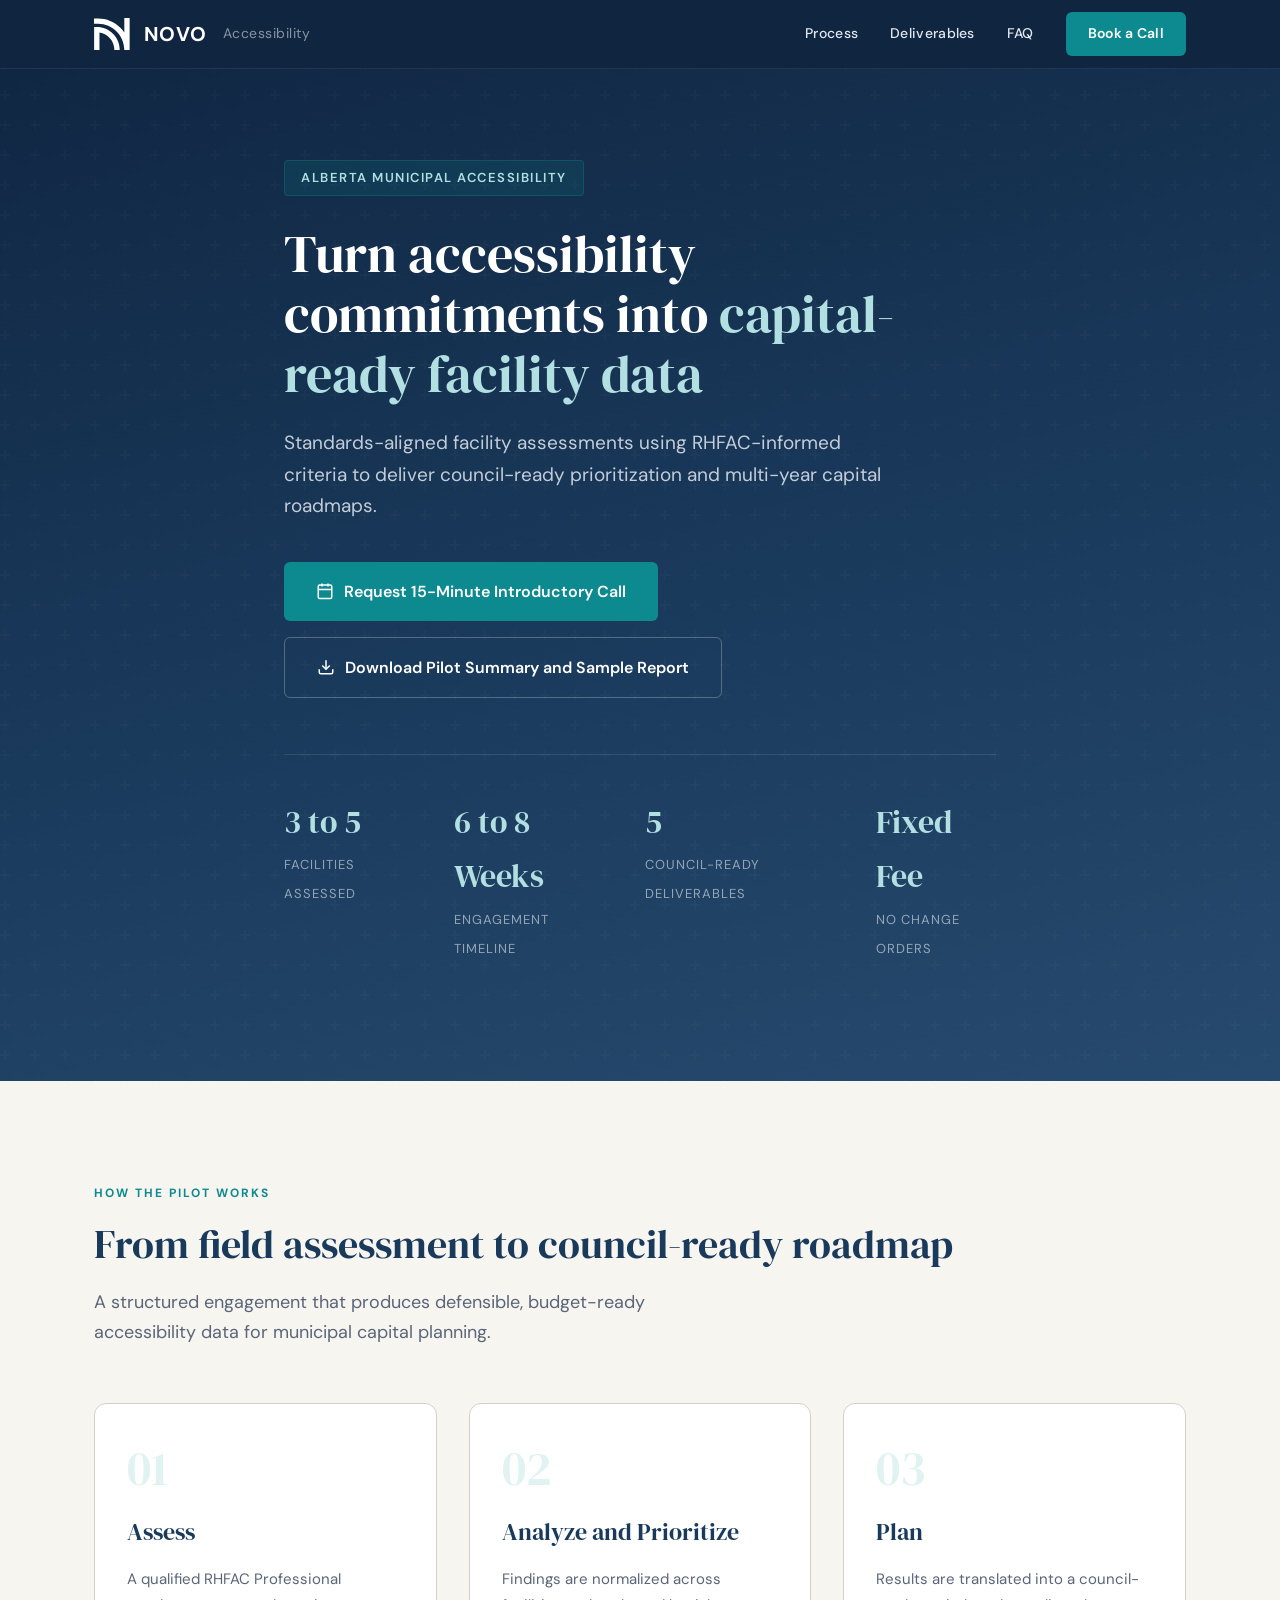
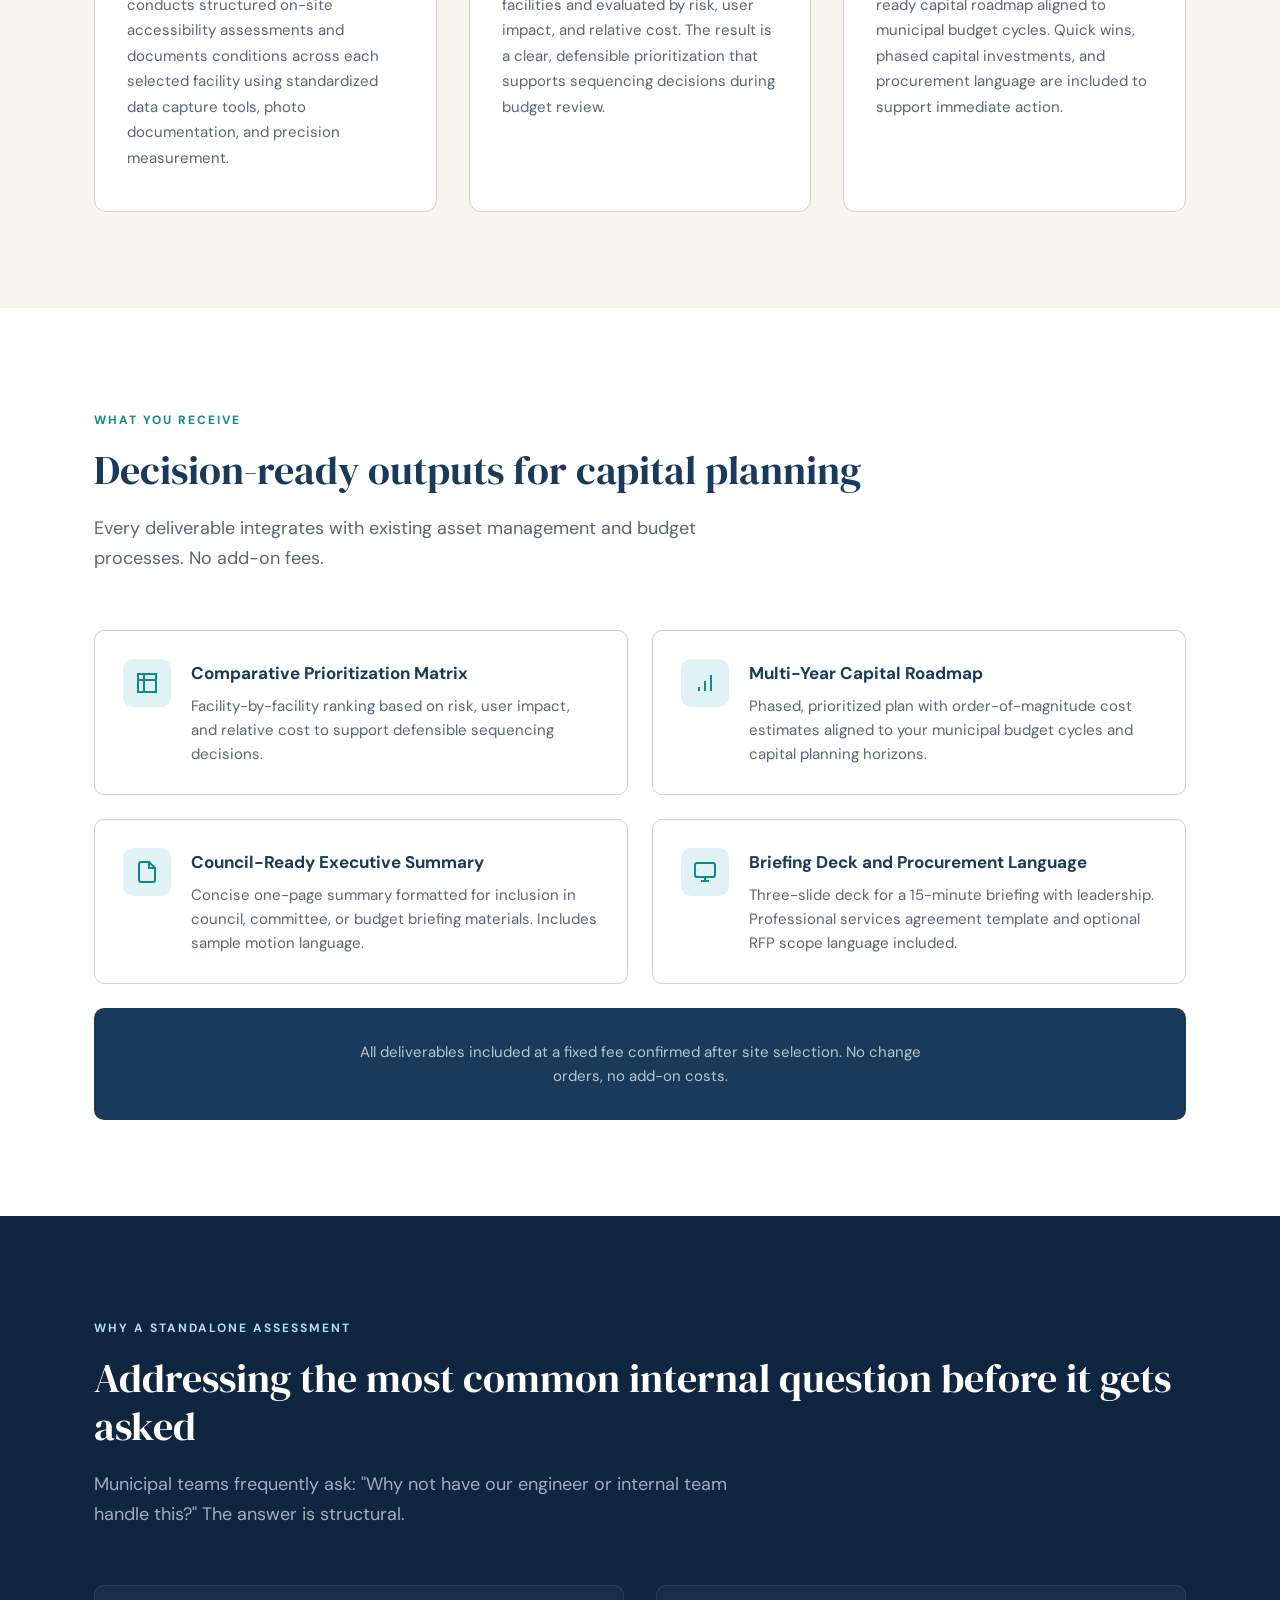
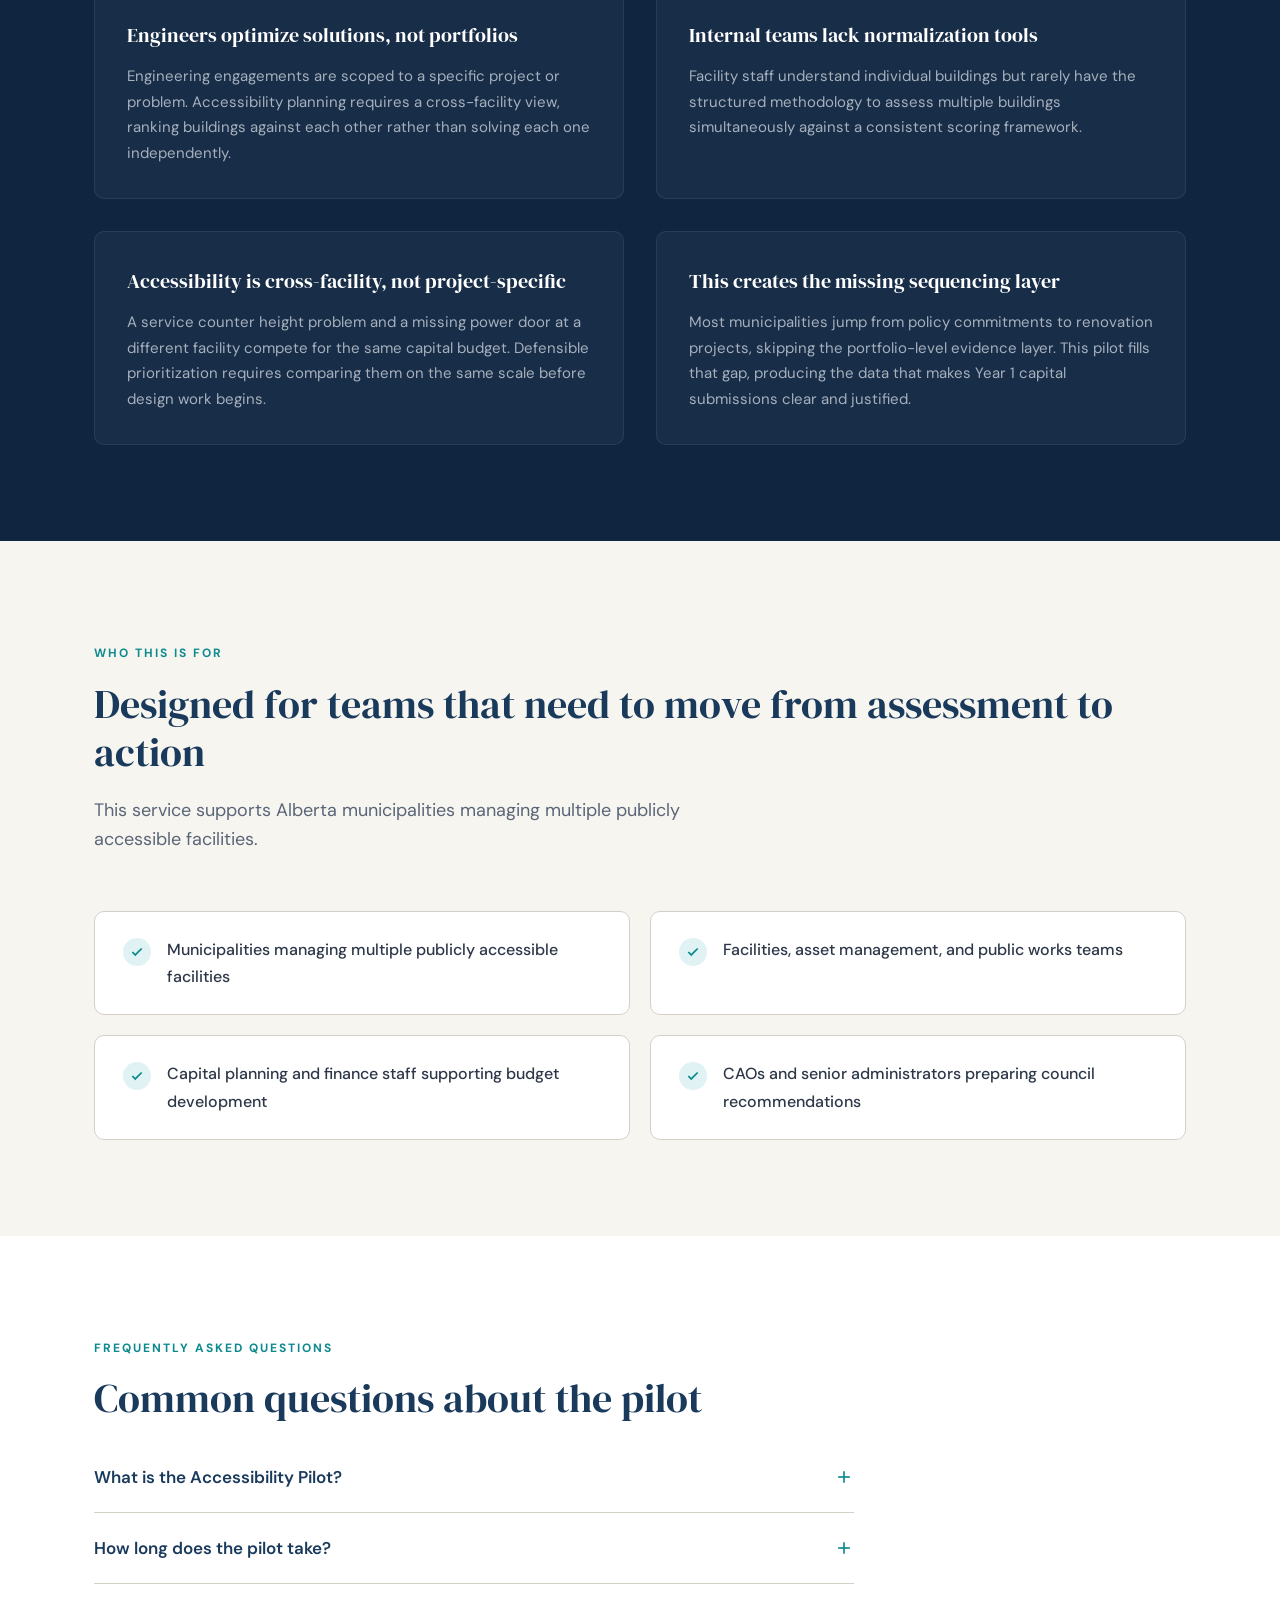
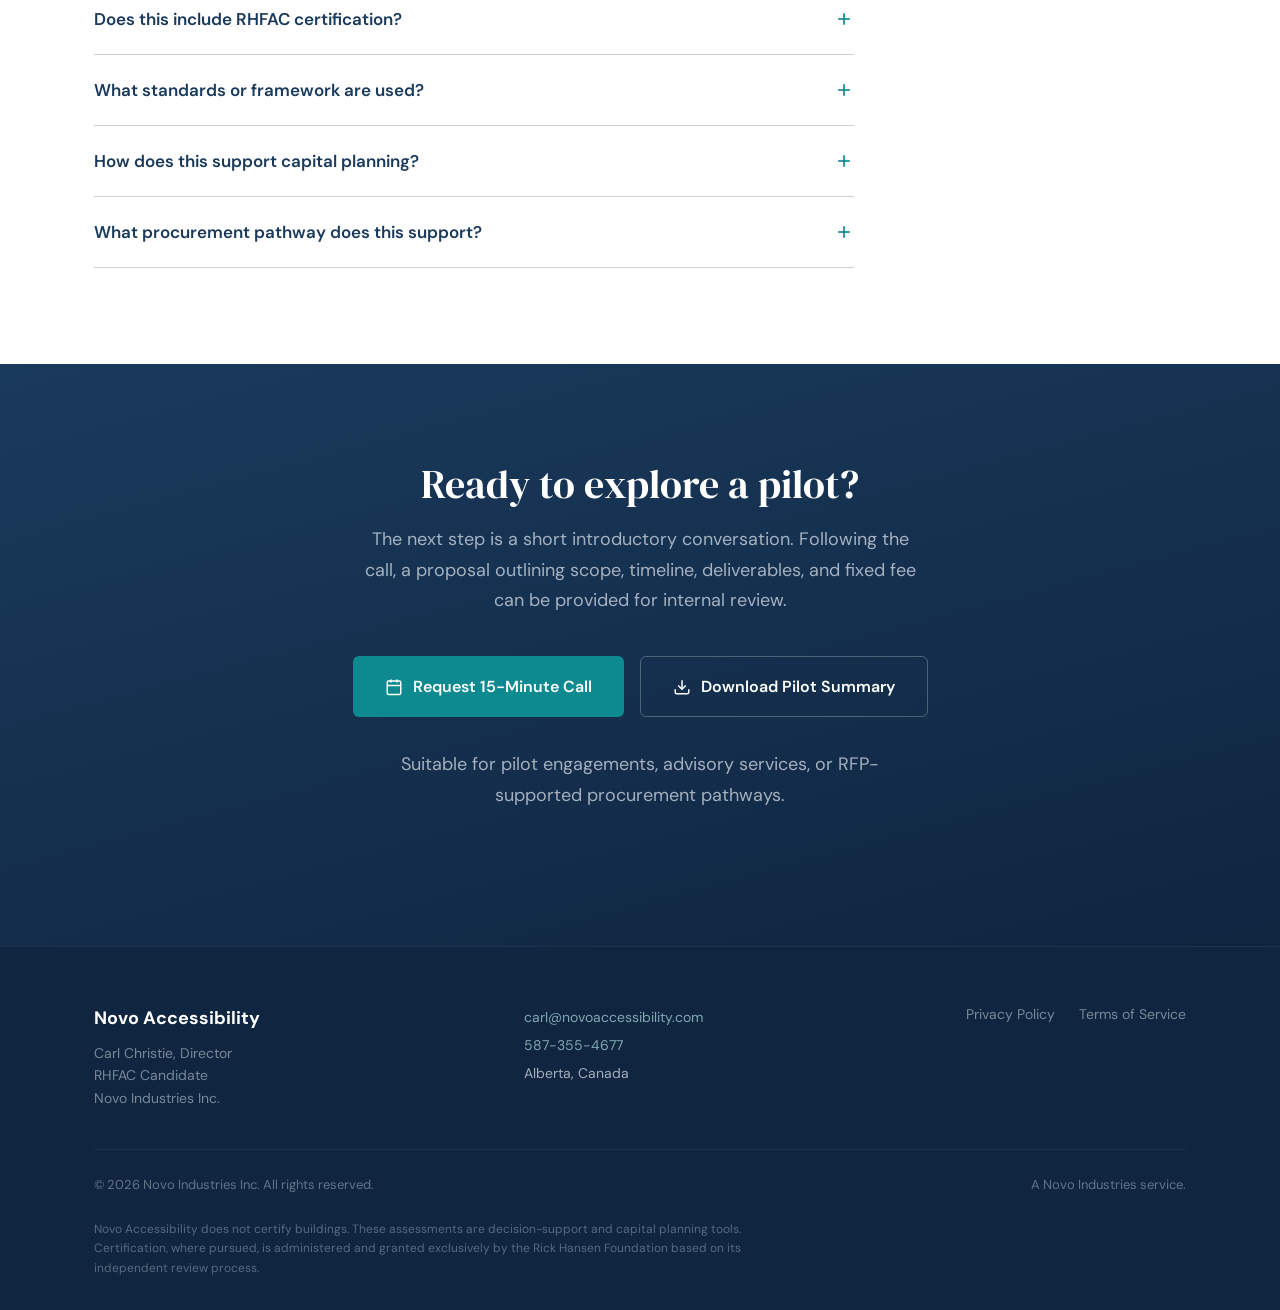
<file: novo_index.html>
<!DOCTYPE html>
<html lang="en">
<head>
<meta charset="UTF-8">
<meta name="viewport" content="width=device-width, initial-scale=1.0">
<title>Novo Accessibility | Municipal Facility Assessments &amp; Capital Planning | Alberta</title>
<meta name="description" content="Standards-aligned accessibility assessments for Alberta municipalities. RHFAC-informed facility evaluations, prioritization matrices, and council-ready capital roadmaps.">
<meta property="og:title" content="Novo Accessibility | Municipal Facility Assessments &amp; Capital Planning">
<meta property="og:description" content="Standards-aligned accessibility assessments for Alberta municipalities. RHFAC-informed evaluations with council-ready capital roadmaps.">
<meta property="og:type" content="website">
<meta property="og:url" content="https://novoaccessibility.com">
<link rel="canonical" href="https://novoaccessibility.com">
<link rel="preconnect" href="https://fonts.googleapis.com">
<link rel="preconnect" href="https://fonts.gstatic.com" crossorigin>
<link href="https://fonts.googleapis.com/css2?family=DM+Serif+Display&family=DM+Sans:wght@400;500;600;700&display=swap" rel="stylesheet">
<style>
:root{--navy:#1a3a5c;--navy-dark:#0f2540;--navy-light:#264a6e;--teal:#0d8a8f;--teal-dark:#0a6e72;--teal-light:#e0f2f3;--teal-muted:#b2dfe1;--sand:#f7f5f0;--sand-dark:#edeae3;--white:#fff;--text:#2d3748;--text-light:#5a6578;--text-on-dark:#e2e8f0;--border:#d4d0c8;--shadow:0 2px 12px rgba(26,58,92,.08);--shadow-lg:0 8px 32px rgba(26,58,92,.12);--font-d:'DM Serif Display',Georgia,serif;--font-b:'DM Sans',system-ui,sans-serif;--mw:1140px;--sp:96px}
*,*::before,*::after{box-sizing:border-box;margin:0;padding:0}
html{scroll-behavior:smooth}
body{font-family:var(--font-b);font-size:17px;line-height:1.7;color:var(--text);background:var(--white);-webkit-font-smoothing:antialiased}
a{color:var(--teal-dark);text-decoration:none}a:hover{color:var(--navy)}
.ctr{max-width:var(--mw);margin:0 auto;padding:0 24px}
.nav{position:fixed;top:0;left:0;right:0;z-index:100;background:var(--navy-dark);border-bottom:1px solid rgba(255,255,255,.08);transition:box-shadow .3s}
.nav.scrolled{box-shadow:0 4px 20px rgba(0,0,0,.15)}
.nav-in{max-width:var(--mw);margin:0 auto;padding:0 24px;display:flex;align-items:center;justify-content:space-between;height:68px}
.nav-br{display:flex;align-items:center;gap:14px;color:var(--white);font-weight:700;font-size:20px;letter-spacing:.5px}
.nav-br svg{height:32px;width:auto}
.nav-br em{font-style:normal;opacity:.5;font-weight:400;font-size:14px;margin-left:2px}
.nav-lk{display:flex;align-items:center;gap:32px}
.nav-lk a{color:var(--text-on-dark);font-size:14px;font-weight:500;letter-spacing:.3px;transition:color .2s}
.nav-lk a:hover{color:var(--teal-muted)}
.nav-cta{background:var(--teal)!important;color:var(--white)!important;padding:10px 22px;border-radius:6px;font-weight:600!important;transition:background .2s}
.nav-cta:hover{background:var(--teal-dark)!important}
.mt{display:none;background:none;border:none;cursor:pointer;padding:8px}
.mt span{display:block;width:24px;height:2px;background:var(--white);margin:5px 0;transition:.3s}

.hero{padding:160px 0 120px;background:linear-gradient(165deg,var(--navy-dark),var(--navy) 55%,var(--navy-light));position:relative;overflow:hidden}
.hero::before{content:'';position:absolute;inset:0;background:url("data:image/svg+xml,%3Csvg width='60' height='60' viewBox='0 0 60 60' xmlns='http://www.w3.org/2000/svg'%3E%3Cg fill='none'%3E%3Cg fill='%23ffffff' fill-opacity='0.02'%3E%3Cpath d='M36 34v-4h-2v4h-4v2h4v4h2v-4h4v-2h-4zm0-30V0h-2v4h-4v2h4v4h2V6h4V4h-4zM6 34v-4H4v4H0v2h4v4h2v-4h4v-2H6zM6 4V0H4v4H0v2h4v4h2V6h4V4H6z'/%3E%3C/g%3E%3C/g%3E%3C/svg%3E")}
.hc{position:relative;z-index:2;max-width:760px}
.htag{display:inline-flex;align-items:center;gap:8px;background:rgba(13,138,143,.15);border:1px solid rgba(13,138,143,.3);color:var(--teal-muted);font-size:13px;font-weight:600;letter-spacing:1.5px;text-transform:uppercase;padding:6px 16px;border-radius:4px;margin-bottom:28px}
.hero h1{font-family:var(--font-d);font-size:clamp(36px,5vw,52px);line-height:1.15;color:var(--white);margin-bottom:24px;font-weight:400}
.hero h1 em{font-style:normal;color:var(--teal-muted)}
.hsub{font-size:19px;line-height:1.65;color:var(--text-on-dark);margin-bottom:40px;max-width:620px;opacity:.85}
.ha{display:flex;gap:16px;flex-wrap:wrap}
.bp{display:inline-flex;align-items:center;gap:10px;background:var(--teal);color:var(--white);padding:16px 32px;border-radius:6px;font-size:16px;font-weight:600;transition:all .2s;border:none;cursor:pointer}
.bp:hover{background:var(--teal-dark);color:var(--white);transform:translateY(-1px);box-shadow:0 4px 16px rgba(13,138,143,.3)}
.bs{display:inline-flex;align-items:center;gap:10px;background:transparent;color:var(--white);padding:16px 32px;border-radius:6px;font-size:16px;font-weight:600;border:1.5px solid rgba(255,255,255,.25);transition:all .2s;cursor:pointer}
.bs:hover{border-color:rgba(255,255,255,.5);color:var(--white);background:rgba(255,255,255,.05)}
.hst{display:flex;gap:48px;margin-top:56px;padding-top:40px;border-top:1px solid rgba(255,255,255,.1)}
.hst>div{text-align:left}
.hst strong{display:block;font-family:var(--font-d);font-size:32px;color:var(--teal-muted);font-weight:400}
.hst span{font-size:13px;color:var(--text-on-dark);opacity:.6;text-transform:uppercase;letter-spacing:1px}

section{padding:var(--sp) 0}
.stag{display:inline-block;font-size:12px;font-weight:700;letter-spacing:2px;text-transform:uppercase;color:var(--teal);margin-bottom:16px}
.stit{font-family:var(--font-d);font-size:clamp(28px,3.5vw,40px);color:var(--navy);line-height:1.2;margin-bottom:20px;font-weight:400}
.ssub{font-size:18px;color:var(--text-light);max-width:640px;line-height:1.65;margin-bottom:56px}

.proc{background:var(--sand)}
.pg{display:grid;grid-template-columns:repeat(3,1fr);gap:32px;counter-reset:step}
.pc{background:var(--white);border-radius:12px;padding:40px 32px;border:1px solid var(--border);transition:box-shadow .3s,transform .3s;counter-increment:step}
.pc:hover{box-shadow:var(--shadow-lg);transform:translateY(-4px)}
.pc::before{content:counter(step,decimal-leading-zero);font-family:var(--font-d);font-size:48px;color:var(--teal-muted);opacity:.4;line-height:1;display:block;margin-bottom:20px}
.pc h3{font-family:var(--font-d);font-size:24px;color:var(--navy);margin-bottom:14px;font-weight:400}
.pc p{color:var(--text-light);font-size:15px;line-height:1.7}

.dg{display:grid;grid-template-columns:repeat(2,1fr);gap:24px}
.dc{display:flex;gap:20px;padding:28px;background:var(--white);border-radius:10px;border:1px solid var(--border);transition:border-color .3s,box-shadow .3s}
.dc:hover{border-color:var(--teal-muted);box-shadow:var(--shadow)}
.di{flex-shrink:0;width:48px;height:48px;background:var(--teal-light);border-radius:10px;display:flex;align-items:center;justify-content:center}
.di svg{width:24px;height:24px;color:var(--teal)}
.dc h3{font-size:17px;font-weight:700;color:var(--navy);margin-bottom:6px}
.dc p{font-size:15px;color:var(--text-light);line-height:1.6}
.df{grid-column:1/-1;text-align:center;padding:32px;background:var(--navy);border-radius:10px;color:var(--white);border:none}
.df p{color:var(--text-on-dark);opacity:.8;max-width:600px;margin:0 auto}

.why{background:var(--navy-dark);color:var(--white)}
.why .stag{color:var(--teal-muted)}.why .stit{color:var(--white)}.why .ssub{color:var(--text-on-dark);opacity:.7}
.wg{display:grid;grid-template-columns:repeat(2,1fr);gap:32px}
.wc{padding:32px;border-radius:10px;background:rgba(255,255,255,.04);border:1px solid rgba(255,255,255,.08);transition:background .3s}
.wc:hover{background:rgba(255,255,255,.07)}
.wc h3{font-family:var(--font-d);font-size:20px;color:var(--white);margin-bottom:12px;font-weight:400}
.wc p{font-size:15px;color:var(--text-on-dark);opacity:.7;line-height:1.7}

.aud{background:var(--sand)}
.ag{display:grid;grid-template-columns:repeat(2,1fr);gap:20px}
.ac{display:flex;align-items:flex-start;gap:16px;padding:24px 28px;background:var(--white);border-radius:10px;border:1px solid var(--border)}
.ack{flex-shrink:0;width:28px;height:28px;background:var(--teal-light);border-radius:50%;display:flex;align-items:center;justify-content:center;margin-top:2px}
.ack svg{width:14px;height:14px;color:var(--teal)}
.ac p{font-size:16px;color:var(--text);font-weight:500}

.fql{max-width:760px}
.fqi{border-bottom:1px solid var(--border)}
.fqq{width:100%;background:none;border:none;cursor:pointer;display:flex;align-items:center;justify-content:space-between;padding:24px 0;font-size:17px;font-weight:600;color:var(--navy);text-align:left;font-family:var(--font-b);gap:16px}
.fqq:hover{color:var(--teal)}
.fqq svg{flex-shrink:0;transition:transform .3s;width:20px;height:20px;color:var(--teal)}
.fqi.open .fqq svg{transform:rotate(45deg)}
.fqa{max-height:0;overflow:hidden;transition:max-height .4s ease,padding .3s}
.fqi.open .fqa{max-height:300px;padding-bottom:24px}
.fqa p{color:var(--text-light);font-size:16px;line-height:1.7}

.ctas{background:linear-gradient(165deg,var(--navy),var(--navy-dark));text-align:center;padding:96px 0}
.ctas .stit{color:var(--white);margin-bottom:16px}
.ctas>div>p{color:var(--text-on-dark);opacity:.7;font-size:18px;margin-bottom:40px;max-width:560px;margin-left:auto;margin-right:auto}
.ctaa{display:flex;justify-content:center;gap:16px;flex-wrap:wrap;margin-bottom:32px}
.ctan{font-size:14px;color:var(--text-on-dark);opacity:.5}

.ft{background:var(--navy-dark);color:var(--text-on-dark);padding:56px 0 32px;border-top:1px solid rgba(255,255,255,.06)}
.fi{display:flex;justify-content:space-between;align-items:flex-start;flex-wrap:wrap;gap:40px}
.fb p{font-size:14px;opacity:.5;margin-top:8px;line-height:1.6}
.fc p{font-size:14px;opacity:.7;line-height:2}
.fc a{color:var(--teal-muted)}.fc a:hover{color:var(--white)}
.fl{display:flex;gap:24px}
.fl a{font-size:14px;color:var(--text-on-dark);opacity:.5}.fl a:hover{opacity:1;color:var(--white)}
.fbot{margin-top:40px;padding-top:24px;border-top:1px solid rgba(255,255,255,.06);display:flex;justify-content:space-between;align-items:center;flex-wrap:wrap;gap:16px}
.fbot p{font-size:13px;opacity:.4}
.fdis{margin-top:24px;font-size:12px;opacity:.35;line-height:1.6;max-width:700px}

@media(max-width:768px){
:root{--sp:64px}
.nav-lk{display:none;flex-direction:column;position:absolute;top:68px;left:0;right:0;background:var(--navy-dark);padding:24px;gap:16px;border-top:1px solid rgba(255,255,255,.08)}
.nav-lk.open{display:flex}
.mt{display:block}
.hero{padding:130px 0 80px}
.hero h1{font-size:32px}
.hst{gap:24px;flex-wrap:wrap}
.hst strong{font-size:24px}
.pg,.dg,.wg,.ag{grid-template-columns:1fr}
.fi{flex-direction:column}
.ha,.ctaa{flex-direction:column}
.bp,.bs{width:100%;justify-content:center}
}
</style>
</head>
<body>

<nav class="nav" id="nav">
<div class="nav-in">
<a href="/" class="nav-br">
<svg viewBox="0 0 520 468" xmlns="http://www.w3.org/2000/svg" fill="currentColor"><path d="M376.5 466.5L298.5 466.5C298.5 337.7 203.5 230.6 79.9 211.8L79.9 466.5L2 466.5L2 131L41 131C226 131 376.5 281.5 376.5 466.5ZM443.4.2L443.4 210.7C426.5 185.6 407.4 162.4 386 141.1C298.7 53.8 182.7 5.8 59.3 5.8L0 5.8L0 83.7L59.3 83.7C271.1 83.7 443.4 256 443.4 467.7L521.3 467.7L521.3.2Z"/></svg>
NOVO <em>Accessibility</em>
</a>
<div class="nav-lk" id="navLinks">
<a href="#process">Process</a>
<a href="#deliverables">Deliverables</a>
<a href="#faq">FAQ</a>
<a href="https://calendly.com/carl-novoaccessibility/15-minute-introductory-call" target="_blank" rel="noopener" class="nav-cta">Book a Call</a>
</div>
<button class="mt" id="mobileToggle" aria-label="Menu"><span></span><span></span><span></span></button>
</div>
</nav>

<header class="hero">
<div class="ctr hc">
<div class="htag">Alberta Municipal Accessibility</div>
<h1>Turn accessibility commitments into <em>capital-ready facility data</em></h1>
<p class="hsub">Standards-aligned facility assessments using RHFAC-informed criteria to deliver council-ready prioritization and multi-year capital roadmaps.</p>
<div class="ha">
<a href="https://calendly.com/carl-novoaccessibility/15-minute-introductory-call" target="_blank" rel="noopener" class="bp">
<svg width="18" height="18" viewBox="0 0 24 24" fill="none" stroke="currentColor" stroke-width="2"><rect x="3" y="4" width="18" height="18" rx="2"/><line x1="16" y1="2" x2="16" y2="6"/><line x1="8" y1="2" x2="8" y2="6"/><line x1="3" y1="10" x2="21" y2="10"/></svg>
Request 15-Minute Introductory Call</a>
<a href="Novo_Accessibility_Pilot_and_Sample_Report.pdf" target="_blank" class="bs">
<svg width="18" height="18" viewBox="0 0 24 24" fill="none" stroke="currentColor" stroke-width="2"><path d="M21 15v4a2 2 0 01-2 2H5a2 2 0 01-2-2v-4"/><polyline points="7 10 12 15 17 10"/><line x1="12" y1="15" x2="12" y2="3"/></svg>
Download Pilot Summary and Sample Report</a>
</div>
<div class="hst">
<div><strong>3 to 5</strong><span>Facilities Assessed</span></div>
<div><strong>6 to 8 Weeks</strong><span>Engagement Timeline</span></div>
<div><strong>5</strong><span>Council-Ready Deliverables</span></div>
<div><strong>Fixed Fee</strong><span>No Change Orders</span></div>
</div>
</div>
</header>

<section class="proc" id="process">
<div class="ctr">
<div class="stag">How the Pilot Works</div>
<h2 class="stit">From field assessment to council-ready roadmap</h2>
<p class="ssub">A structured engagement that produces defensible, budget-ready accessibility data for municipal capital planning.</p>
<div class="pg">
<div class="pc"><h3>Assess</h3><p>A qualified RHFAC Professional conducts structured on-site accessibility assessments and documents conditions across each selected facility using standardized data capture tools, photo documentation, and precision measurement.</p></div>
<div class="pc"><h3>Analyze and Prioritize</h3><p>Findings are normalized across facilities and evaluated by risk, user impact, and relative cost. The result is a clear, defensible prioritization that supports sequencing decisions during budget review.</p></div>
<div class="pc"><h3>Plan</h3><p>Results are translated into a council-ready capital roadmap aligned to municipal budget cycles. Quick wins, phased capital investments, and procurement language are included to support immediate action.</p></div>
</div>
</div>
</section>

<section id="deliverables">
<div class="ctr">
<div class="stag">What You Receive</div>
<h2 class="stit">Decision-ready outputs for capital planning</h2>
<p class="ssub">Every deliverable integrates with existing asset management and budget processes. No add-on fees.</p>
<div class="dg">
<div class="dc"><div class="di"><svg viewBox="0 0 24 24" fill="none" stroke="currentColor" stroke-width="2"><path d="M3 3h18v18H3z"/><path d="M3 9h18"/><path d="M9 3v18"/></svg></div><div><h3>Comparative Prioritization Matrix</h3><p>Facility-by-facility ranking based on risk, user impact, and relative cost to support defensible sequencing decisions.</p></div></div>
<div class="dc"><div class="di"><svg viewBox="0 0 24 24" fill="none" stroke="currentColor" stroke-width="2"><path d="M12 20V10"/><path d="M18 20V4"/><path d="M6 20v-4"/></svg></div><div><h3>Multi-Year Capital Roadmap</h3><p>Phased, prioritized plan with order-of-magnitude cost estimates aligned to your municipal budget cycles and capital planning horizons.</p></div></div>
<div class="dc"><div class="di"><svg viewBox="0 0 24 24" fill="none" stroke="currentColor" stroke-width="2"><path d="M14 2H6a2 2 0 00-2 2v16a2 2 0 002 2h12a2 2 0 002-2V8z"/><path d="M14 2v6h6"/></svg></div><div><h3>Council-Ready Executive Summary</h3><p>Concise one-page summary formatted for inclusion in council, committee, or budget briefing materials. Includes sample motion language.</p></div></div>
<div class="dc"><div class="di"><svg viewBox="0 0 24 24" fill="none" stroke="currentColor" stroke-width="2"><rect x="2" y="3" width="20" height="14" rx="2"/><path d="M8 21h8"/><path d="M12 17v4"/></svg></div><div><h3>Briefing Deck and Procurement Language</h3><p>Three-slide deck for a 15-minute briefing with leadership. Professional services agreement template and optional RFP scope language included.</p></div></div>
<div class="dc df"><p>All deliverables included at a fixed fee confirmed after site selection. No change orders, no add-on costs.</p></div>
</div>
</div>
</section>

<section class="why">
<div class="ctr">
<div class="stag">Why a Standalone Assessment</div>
<h2 class="stit">Addressing the most common internal question before it gets asked</h2>
<p class="ssub">Municipal teams frequently ask: "Why not have our engineer or internal team handle this?" The answer is structural.</p>
<div class="wg">
<div class="wc"><h3>Engineers optimize solutions, not portfolios</h3><p>Engineering engagements are scoped to a specific project or problem. Accessibility planning requires a cross-facility view, ranking buildings against each other rather than solving each one independently.</p></div>
<div class="wc"><h3>Internal teams lack normalization tools</h3><p>Facility staff understand individual buildings but rarely have the structured methodology to assess multiple buildings simultaneously against a consistent scoring framework.</p></div>
<div class="wc"><h3>Accessibility is cross-facility, not project-specific</h3><p>A service counter height problem and a missing power door at a different facility compete for the same capital budget. Defensible prioritization requires comparing them on the same scale before design work begins.</p></div>
<div class="wc"><h3>This creates the missing sequencing layer</h3><p>Most municipalities jump from policy commitments to renovation projects, skipping the portfolio-level evidence layer. This pilot fills that gap, producing the data that makes Year 1 capital submissions clear and justified.</p></div>
</div>
</div>
</section>

<section class="aud" id="audience">
<div class="ctr">
<div class="stag">Who This Is For</div>
<h2 class="stit">Designed for teams that need to move from assessment to action</h2>
<p class="ssub">This service supports Alberta municipalities managing multiple publicly accessible facilities.</p>
<div class="ag">
<div class="ac"><div class="ack"><svg viewBox="0 0 24 24" fill="none" stroke="currentColor" stroke-width="3"><polyline points="20 6 9 17 4 12"/></svg></div><p>Municipalities managing multiple publicly accessible facilities</p></div>
<div class="ac"><div class="ack"><svg viewBox="0 0 24 24" fill="none" stroke="currentColor" stroke-width="3"><polyline points="20 6 9 17 4 12"/></svg></div><p>Facilities, asset management, and public works teams</p></div>
<div class="ac"><div class="ack"><svg viewBox="0 0 24 24" fill="none" stroke="currentColor" stroke-width="3"><polyline points="20 6 9 17 4 12"/></svg></div><p>Capital planning and finance staff supporting budget development</p></div>
<div class="ac"><div class="ack"><svg viewBox="0 0 24 24" fill="none" stroke="currentColor" stroke-width="3"><polyline points="20 6 9 17 4 12"/></svg></div><p>CAOs and senior administrators preparing council recommendations</p></div>
</div>
</div>
</section>

<section id="faq">
<div class="ctr">
<div class="stag">Frequently Asked Questions</div>
<h2 class="stit">Common questions about the pilot</h2>
<div class="fql">
<div class="fqi"><button class="fqq">What is the Accessibility Pilot?<svg viewBox="0 0 24 24" fill="none" stroke="currentColor" stroke-width="2"><line x1="12" y1="5" x2="12" y2="19"/><line x1="5" y1="12" x2="19" y2="12"/></svg></button><div class="fqa"><p>The Accessibility Pilot is a fixed-scope engagement that assesses a small group of municipal facilities and translates findings into a prioritized, council-ready capital planning framework.</p></div></div>
<div class="fqi"><button class="fqq">How long does the pilot take?<svg viewBox="0 0 24 24" fill="none" stroke="currentColor" stroke-width="2"><line x1="12" y1="5" x2="12" y2="19"/><line x1="5" y1="12" x2="19" y2="12"/></svg></button><div class="fqa"><p>Typical duration is 6 to 8 weeks, depending on the number of facilities and site access coordination.</p></div></div>
<div class="fqi"><button class="fqq">Does this include RHFAC certification?<svg viewBox="0 0 24 24" fill="none" stroke="currentColor" stroke-width="2"><line x1="12" y1="5" x2="12" y2="19"/><line x1="5" y1="12" x2="19" y2="12"/></svg></button><div class="fqa"><p>No. Novo Accessibility does not certify buildings. Assessments are conducted for planning and decision-support purposes only. Certification, where pursued, is administered and granted exclusively by the Rick Hansen Foundation through its independent review process.</p></div></div>
<div class="fqi"><button class="fqq">What standards or framework are used?<svg viewBox="0 0 24 24" fill="none" stroke="currentColor" stroke-width="2"><line x1="12" y1="5" x2="12" y2="19"/><line x1="5" y1="12" x2="19" y2="12"/></svg></button><div class="fqa"><p>Assessments are informed by nationally recognized accessibility best practices, including criteria from the Rick Hansen Foundation Accessibility Certification framework.</p></div></div>
<div class="fqi"><button class="fqq">How does this support capital planning?<svg viewBox="0 0 24 24" fill="none" stroke="currentColor" stroke-width="2"><line x1="12" y1="5" x2="12" y2="19"/><line x1="5" y1="12" x2="19" y2="12"/></svg></button><div class="fqa"><p>Findings are normalized across facilities and translated into a prioritized roadmap that aligns with municipal budget cycles, helping staff justify sequencing and investment decisions.</p></div></div>
<div class="fqi"><button class="fqq">What procurement pathway does this support?<svg viewBox="0 0 24 24" fill="none" stroke="currentColor" stroke-width="2"><line x1="12" y1="5" x2="12" y2="19"/><line x1="5" y1="12" x2="19" y2="12"/></svg></button><div class="fqa"><p>The pilot is structured to fall within most Alberta municipalities' simplified purchasing thresholds. It is also suitable for advisory pilot engagements, sole-source justification, or full RFP-supported procurement pathways.</p></div></div>
</div>
</div>
</section>

<section class="ctas">
<div class="ctr">
<h2 class="stit">Ready to explore a pilot?</h2>
<p>The next step is a short introductory conversation. Following the call, a proposal outlining scope, timeline, deliverables, and fixed fee can be provided for internal review.</p>
<div class="ctaa">
<a href="https://calendly.com/carl-novoaccessibility/15-minute-introductory-call" target="_blank" rel="noopener" class="bp"><svg width="18" height="18" viewBox="0 0 24 24" fill="none" stroke="currentColor" stroke-width="2"><rect x="3" y="4" width="18" height="18" rx="2"/><line x1="16" y1="2" x2="16" y2="6"/><line x1="8" y1="2" x2="8" y2="6"/><line x1="3" y1="10" x2="21" y2="10"/></svg>Request 15-Minute Call</a>
<a href="Novo_Accessibility_Pilot_and_Sample_Report.pdf" target="_blank" class="bs"><svg width="18" height="18" viewBox="0 0 24 24" fill="none" stroke="currentColor" stroke-width="2"><path d="M21 15v4a2 2 0 01-2 2H5a2 2 0 01-2-2v-4"/><polyline points="7 10 12 15 17 10"/><line x1="12" y1="15" x2="12" y2="3"/></svg>Download Pilot Summary</a>
</div>
<p class="ctan">Suitable for pilot engagements, advisory services, or RFP-supported procurement pathways.</p>
</div>
</section>

<footer class="ft">
<div class="ctr">
<div class="fi">
<div class="fb"><strong style="font-size:18px;color:var(--white)">Novo Accessibility</strong><p>Carl Christie, Director<br>RHFAC Candidate<br>Novo Industries Inc.</p></div>
<div class="fc"><p><a href="mailto:carl@novoaccessibility.com">carl@novoaccessibility.com</a><br><a href="tel:5873554677">587-355-4677</a><br>Alberta, Canada</p></div>
<div><div class="fl"><a href="privacy.html">Privacy Policy</a><a href="terms.html">Terms of Service</a></div></div>
</div>
<div class="fbot"><p>&copy; 2026 Novo Industries Inc. All rights reserved.</p><p>A Novo Industries service.</p></div>
<div class="fdis">Novo Accessibility does not certify buildings. These assessments are decision-support and capital planning tools. Certification, where pursued, is administered and granted exclusively by the Rick Hansen Foundation based on its independent review process.</div>
</div>
</footer>

<script>
const nav=document.getElementById('nav');window.addEventListener('scroll',()=>{nav.classList.toggle('scrolled',window.scrollY>20)});
document.getElementById('mobileToggle').addEventListener('click',()=>{document.getElementById('navLinks').classList.toggle('open')});
document.querySelectorAll('.fqq').forEach(b=>{b.addEventListener('click',()=>{const i=b.parentElement,w=i.classList.contains('open');document.querySelectorAll('.fqi').forEach(x=>x.classList.remove('open'));if(!w)i.classList.add('open')})});
document.querySelectorAll('a[href^="#"]').forEach(a=>{a.addEventListener('click',e=>{e.preventDefault();const t=document.querySelector(a.getAttribute('href'));if(t){t.scrollIntoView({behavior:'smooth',block:'start'});document.getElementById('navLinks').classList.remove('open')}})});
</script>
</body>
</html>
</file>
<file: site.css>
/* Novo Accessibility — site stylesheet (v3, October 2026)
   Paper ground, Newsreader display, IBM Plex Sans body, IBM Plex Mono for measured figures,
   navy bands, one teal accent. Every text/background pair below meets WCAG 2.1 AA. */

@font-face{font-family:'Newsreader';src:url('fonts/newsreader-roman.woff2') format('woff2');font-weight:400 500;font-style:normal;font-display:swap}
@font-face{font-family:'Newsreader';src:url('fonts/newsreader-italic.woff2') format('woff2');font-weight:400 500;font-style:italic;font-display:swap}
@font-face{font-family:'IBM Plex Sans';src:url('fonts/plex-sans.woff2') format('woff2');font-weight:400 700;font-style:normal;font-display:swap}
@font-face{font-family:'IBM Plex Mono';src:url('fonts/plex-mono-400.woff2') format('woff2');font-weight:400;font-style:normal;font-display:swap}
@font-face{font-family:'IBM Plex Mono';src:url('fonts/plex-mono-500.woff2') format('woff2');font-weight:500;font-style:normal;font-display:swap}

:root{
  --paper:#F7F5F0; --paper2:#EFEBE2; --card:#FFFFFF;
  --ink:#13202D; --ink2:#3B4754; --muted:#5A6470;
  --rule:#DDD7CB; --rule2:#CFC8B9; --field:#8C949C;
  --navy:#14283F; --navy2:#0F1F31;
  --teal:#0B6B5E; --teal-ink:#08584D; --teal-tint:#E7F1EE;
  --gold:#C9A46A; --gold-tint:#F3EADB; --gold-ink:#6E4E1E;
  --on-dark:#B8C3CF; --mint:#9FD9CC; --line-dark:rgba(255,255,255,.18);
  --crit:#962D1B; --high:#B5532B; --med:#8A5F0E; --adv:#6B675C;
  --serif:'Newsreader',Georgia,'Times New Roman',serif;
  --sans:'IBM Plex Sans',system-ui,-apple-system,'Segoe UI',Roboto,sans-serif;
  --mono:'IBM Plex Mono',ui-monospace,'SFMono-Regular',Consolas,monospace;
  --r:16px;
}

*,*::before,*::after{box-sizing:border-box}
html{-webkit-text-size-adjust:100%;scroll-padding-top:92px}
@media (prefers-reduced-motion:no-preference){html{scroll-behavior:smooth}}
body{margin:0;font-family:var(--sans);font-size:17px;line-height:1.6;color:var(--ink);background:var(--paper);-webkit-font-smoothing:antialiased;text-rendering:optimizeLegibility}
h1,h2,h3,h4,p,ul,ol,dl,dd,figure,blockquote{margin:0}
ul,ol{padding:0}
h1,h2,h3{font-family:var(--serif);font-weight:400;letter-spacing:-.012em;text-wrap:balance}
h1 em,h2 em,h3 em{font-style:italic}
p{text-wrap:pretty}
img,svg{max-width:100%}
img{display:block;height:auto}
a{color:var(--teal-ink);text-underline-offset:.18em;text-decoration-thickness:1px}
a:hover{color:var(--ink)}
strong{font-weight:600}
:focus-visible{outline:3px solid var(--teal);outline-offset:3px;border-radius:4px}
.dark :focus-visible,.foot :focus-visible{outline-color:var(--mint)}
.vh{position:absolute!important;width:1px;height:1px;padding:0;margin:-1px;overflow:hidden;clip:rect(0 0 0 0);white-space:nowrap;border:0}
.skip{position:absolute;left:12px;top:-100px;z-index:100;background:var(--navy);color:#fff;padding:12px 18px;border-radius:8px;font-weight:600}
.skip:focus{top:12px;color:#fff}

.w{max-width:1200px;margin:0 auto;padding:0 32px}
.sec{padding:112px 0}
.band{background:var(--paper2)}
.dark{background:var(--navy);color:#fff}
.dark a{color:#fff}
.num{font-variant-numeric:tabular-nums lining-nums}
.mono{font-family:var(--mono)}

.eb{font-family:var(--mono);font-size:12.5px;line-height:1.4;letter-spacing:.14em;text-transform:uppercase;font-weight:500;color:var(--teal)}
.dark .eb{color:var(--mint)}
.eb.quiet{color:var(--muted)}
.h1{font-size:clamp(44px,6.2vw,82px);line-height:1}
.h2{font-size:clamp(33px,4vw,50px);line-height:1.07}
.acc{color:var(--teal)}
.dark .acc{color:var(--mint)}
.lede{font-size:19px;line-height:1.6;color:var(--ink2);max-width:40em}
.dark .lede{color:var(--on-dark)}
.head{display:flex;flex-direction:column;gap:18px;max-width:800px;margin-bottom:56px}
.head-split{display:grid;grid-template-columns:minmax(0,1fr) minmax(0,1fr);gap:64px;align-items:end;margin-bottom:56px}
.head-split > div{display:flex;flex-direction:column;gap:18px}

/* buttons */
.btn{display:inline-flex;align-items:center;justify-content:center;gap:10px;min-height:52px;padding:10px 26px;border-radius:999px;font:600 16px/1.25 var(--sans);text-decoration:none;border:1.5px solid transparent;cursor:pointer;text-align:center}
.btn svg{flex:none}
.btn-p{background:var(--teal);color:#fff}
.btn-p:hover{background:var(--teal-ink);color:#fff}
.btn-o{border-color:var(--ink);color:var(--ink);background:transparent}
.btn-o:hover{background:var(--ink);color:#fff}
.btn-o:hover .sub{color:#fff}
.btn .sub{font-weight:400;color:var(--muted)}
.btn-p .sub{color:#fff;opacity:.9}
.btn-od{border-color:var(--on-dark);color:#fff}
.btn-od:hover{background:#fff;color:var(--navy)}

/* header */
.hdr{position:sticky;top:0;z-index:50;background:rgba(247,245,240,.97);border-bottom:1px solid var(--rule)}
@supports (backdrop-filter:blur(8px)){.hdr{background:rgba(247,245,240,.9);backdrop-filter:blur(8px)}}
.hdr-in{display:flex;align-items:center;gap:28px;height:76px}
.brand{display:flex;align-items:center;gap:12px;text-decoration:none;color:var(--ink);flex:none}
.brand:hover{color:var(--ink)}
.brand svg{width:34px;height:34px;flex:none}
.brand span{font-family:var(--serif);font-size:23px;letter-spacing:-.01em;line-height:1}
.brand em{color:var(--teal)}
.nav{display:flex;gap:24px;font-size:15px;font-weight:500}
.nav a{color:var(--ink);text-decoration:none;padding:6px 0;border-bottom:1.5px solid transparent}
.nav a:hover{border-bottom-color:var(--teal);color:var(--ink)}
.hdr-r{margin-left:auto;display:flex;align-items:center;gap:18px}
.hdr-tel{font-family:var(--mono);font-size:15px;color:var(--ink);text-decoration:none;white-space:nowrap}
.hdr .btn{min-height:46px;padding:8px 22px;font-size:15px}
.menu-btn{display:none;min-height:44px;padding:0 16px;border:1.5px solid var(--ink);border-radius:999px;background:transparent;color:var(--ink);font:600 15px var(--sans);align-items:center;gap:8px;cursor:pointer}
.menu-btn .i-close{display:none}
.menu-btn[aria-expanded="true"] .i-open{display:none}
.menu-btn[aria-expanded="true"] .i-close{display:inline}
.mnav{display:none;border-top:1px solid var(--rule);background:var(--paper);padding:8px 16px 20px}
.mnav a{display:block;padding:13px 4px;border-bottom:1px solid var(--rule);color:var(--ink);text-decoration:none;font-weight:500;font-size:17px}
.mnav .btn{display:flex;margin-top:16px;border:0;color:#fff}

/* hero */
.hero{padding:88px 0 104px}
.hero-g{display:grid;grid-template-columns:minmax(0,1.05fr) minmax(0,.95fr);gap:72px;align-items:center}
.hero-copy{display:flex;flex-direction:column;gap:28px}
.hero-copy .lede{font-size:20px}
.ctas{display:flex;flex-wrap:wrap;gap:14px}
.fine{font-size:14.5px;color:var(--muted)}
.hero-vis{position:relative;padding:0 0 64px 64px}
.cover{display:block;border-radius:6px;box-shadow:0 34px 64px -24px rgba(20,40,63,.42),0 0 0 1px rgba(20,40,63,.08);transform:rotate(1.2deg);width:100%;max-width:470px;margin-left:auto}
.glance{position:absolute;left:0;bottom:0;width:330px;background:var(--card);border:1px solid var(--rule);border-radius:var(--r);padding:22px 24px 14px;box-shadow:0 22px 44px -20px rgba(20,40,63,.32)}
.glance .eb{margin-bottom:8px}

.spec{display:grid;grid-template-columns:auto 1fr;border-top:1px solid var(--rule)}
.spec dt,.spec dd{padding:11px 0;border-bottom:1px solid var(--rule);font-size:15px}
.spec dt{font-family:var(--mono);font-size:11.5px;letter-spacing:.1em;text-transform:uppercase;color:var(--muted);padding-right:24px;padding-top:14px}
.spec dd{text-align:right;font-weight:600}
.glance .spec dd:last-of-type,.glance .spec dt:last-of-type{border-bottom:0}

/* trust strip */
.strip{background:var(--paper2);border-top:1px solid var(--rule);border-bottom:1px solid var(--rule)}
.strip ul{list-style:none;display:flex;flex-wrap:wrap;justify-content:space-between;gap:10px 20px;padding-top:20px;padding-bottom:20px;font-size:14px;font-weight:500;color:var(--ink2)}
.strip li{display:flex;align-items:center;gap:10px}
.strip li::before{content:"";width:6px;height:6px;border-radius:50%;background:var(--teal);flex:none}

/* readers */
.readers{list-style:none;display:grid;grid-template-columns:repeat(5,minmax(0,1fr));border-top:1px solid var(--rule)}
.readers li{padding:26px 22px 4px;border-right:1px solid var(--rule)}
.readers li:first-child{padding-left:0}
.readers li:last-child{border-right:0;padding-right:0}
.readers .mono{font-size:13px;color:var(--muted);display:block;margin-bottom:10px}
.readers h3{font-size:24px;line-height:1.15;margin-bottom:8px}
.readers p{font-size:15.5px;color:var(--ink2)}

/* pilot */
.pilot-g{display:grid;grid-template-columns:400px minmax(0,1fr);gap:56px;align-items:start}
.price{background:var(--paper);color:var(--ink);border-radius:18px;padding:36px}
.price .eb{color:var(--teal);margin-bottom:14px}
.price-n{font-family:var(--serif);font-size:78px;line-height:1;letter-spacing:-.02em}
.price-u{font-size:16px;color:var(--ink2);margin:8px 0 24px}
.price .spec{margin-bottom:28px}
.price .spec dd{font-size:14.5px}
.price .btn{width:100%}
.price .fine{font-size:13.5px;margin-top:14px}
.dlv{list-style:none;border-top:1px solid var(--line-dark)}
.dlv li{display:grid;grid-template-columns:56px minmax(0,1fr) minmax(0,1.3fr);gap:20px;padding:24px 0;border-bottom:1px solid var(--line-dark);align-items:baseline}
.dlv .mono{color:var(--gold);font-size:14px}
.dlv h3{font-size:26px;line-height:1.15}
.dlv p{color:var(--on-dark);font-size:16px}
.engage{display:grid;grid-template-columns:repeat(2,minmax(0,1fr));gap:24px;margin-top:56px}
.engage div{border:1px solid var(--line-dark);border-radius:var(--r);padding:26px 28px}
.engage h3{font-size:24px;margin:10px 0 8px}
.engage p{color:var(--on-dark);font-size:16px}

/* report proof */
.card{background:var(--card);border:1px solid var(--rule);border-radius:var(--r);padding:28px}
.proof{padding:40px}
.kpis{list-style:none;display:grid;grid-template-columns:repeat(4,minmax(0,1fr));border-bottom:1px solid var(--rule);margin-bottom:40px}
.kpis li{padding:0 24px 28px;border-right:1px solid var(--rule)}
.kpis li:first-child{padding-left:0}
.kpis li:last-child{border-right:0;padding-right:0}
.kpi-v{white-space:nowrap;font-family:var(--serif);font-size:56px;line-height:1;letter-spacing:-.01em}
.kpi-l{font-size:14.5px;color:var(--ink2);margin-top:8px}
.plan{list-style:none;display:flex;flex-direction:column;gap:14px;margin-top:18px}
.plan li{display:grid;grid-template-columns:200px minmax(0,1fr) 170px;gap:20px;align-items:center}
.plan .nm{font-weight:600}
.track{height:42px;background:var(--paper2);border-radius:6px;overflow:hidden}
.fill{min-width:max-content;padding-right:14px;display:flex;align-items:center;height:100%;border-radius:6px;color:#fff;padding-left:14px;font-size:14.5px;font-weight:600;white-space:nowrap}
.plan .when{font-size:14.5px;color:var(--ink2)}
.plan .when strong{color:var(--teal-ink)}
.note{font-size:15px;color:var(--muted);margin-top:22px;max-width:52em}

.tour{display:grid;grid-template-columns:minmax(0,1.35fr) minmax(0,1fr);gap:48px;margin-top:48px;align-items:start}
.map h3{font-size:28px;line-height:1.15;margin:6px 0 18px}
.map svg{display:block;width:100%;height:auto}
.map figcaption{font-size:14px;color:var(--ink2);margin-top:16px}
.key{list-style:none;display:flex;flex-wrap:wrap;gap:8px 20px;margin-top:10px}
.key li{display:flex;align-items:center;gap:8px}
.key i{width:12px;height:12px;border-radius:50%;flex:none}
.secs{border-top:1px solid var(--rule)}
.secs > div{padding:22px 0;border-bottom:1px solid var(--rule)}
.secs .mono{font-size:12.5px;letter-spacing:.08em;color:var(--teal);display:block;margin-bottom:6px}
.secs h3{font-size:23px;line-height:1.2;margin-bottom:6px}
.secs p{font-size:15.5px;color:var(--ink2)}
.dl{margin-top:28px;display:flex;flex-direction:column;align-items:flex-start;gap:10px}
.dl .fine{font-size:14px}

/* method */
.method-g{display:grid;grid-template-columns:minmax(0,.9fr) minmax(0,1.1fr);gap:72px;align-items:start}
.method-g > div:first-child{display:flex;flex-direction:column;gap:22px}
.steps{list-style:none;border-top:1px solid var(--rule2);margin-top:8px}
.steps li{display:grid;grid-template-columns:34px minmax(0,1fr);gap:12px;padding:14px 0;border-bottom:1px solid var(--rule2);font-size:16px}
.steps .mono{color:var(--teal)}
.tscroll{overflow-x:auto}
.tbl{width:100%;border-collapse:collapse;font-size:15.5px}
.tbl caption{text-align:left;font-family:var(--serif);font-size:25px;line-height:1.2;padding-bottom:16px}
.tbl th{font-family:var(--mono);font-size:11.5px;letter-spacing:.1em;text-transform:uppercase;color:var(--muted);font-weight:500;text-align:left;padding:12px 14px;border-bottom:2px solid var(--ink)}
.tbl td{padding:15px 14px;border-bottom:1px solid var(--rule);vertical-align:top}
.tbl .r{text-align:right;white-space:nowrap}
.tbl tr.total td{background:var(--teal-tint);font-weight:600;border-bottom:0}
.pill{display:inline-block;font-family:var(--mono);font-size:11.5px;letter-spacing:.08em;font-weight:500;padding:4px 10px;border-radius:999px;background:var(--teal);color:#fff;white-space:nowrap}
.tnote{font-size:13.5px;color:var(--muted);margin-top:16px}

/* procurement */
.grid3{display:grid;grid-template-columns:repeat(3,minmax(0,1fr));gap:24px}
.grid3 .card{display:flex;flex-direction:column;gap:8px}
.grid3 .eb{margin-bottom:6px}
.big{font-family:var(--serif);font-size:27px;line-height:1.15}
.big.mono{font-family:var(--mono);font-size:22px}
.grid3 p:last-child{font-size:15.5px;color:var(--ink2)}
.qw{margin-top:40px;display:flex;flex-wrap:wrap;gap:12px 40px;align-items:baseline;padding:26px 32px;border:1px solid var(--rule);border-radius:var(--r)}
.qw p{color:var(--ink2);font-size:15.5px}
.qw p:first-child{font-weight:600;color:var(--ink)}
.qw .mono{color:var(--ink);font-size:16px}
.qw .wide{flex-basis:100%;color:var(--muted);font-size:14.5px}

/* funding */
.fund{display:grid;grid-template-columns:repeat(2,minmax(0,1fr));gap:24px}
.fund .card{display:flex;flex-direction:column;gap:12px}
.fund-top{display:flex;justify-content:space-between;align-items:center;gap:12px;flex-wrap:wrap}
.tag{display:inline-block;font-family:var(--mono);font-size:11.5px;letter-spacing:.1em;text-transform:uppercase;font-weight:500;padding:4px 10px;border-radius:999px}
.tag-t{background:var(--teal-tint);color:var(--teal-ink)}
.tag-g{background:var(--gold-tint);color:var(--gold-ink)}
.fund h3{font-size:31px;line-height:1.1}
.fund p{font-size:15.5px;color:var(--ink2)}
.fund .status{font-size:14px;color:var(--muted);border-top:1px solid var(--rule);padding-top:12px;margin-top:auto}
.uses{margin-top:24px;display:grid;grid-template-columns:minmax(0,.8fr) minmax(0,2fr);gap:32px;padding:28px 32px;background:var(--card);border:1px solid var(--rule);border-radius:var(--r)}
.uses h3{font-size:24px;line-height:1.2}
.uses ul{list-style:none;display:grid;grid-template-columns:repeat(3,minmax(0,1fr));gap:20px}
.uses li{font-size:15px;color:var(--ink2)}
.uses li strong{display:block;color:var(--ink);margin-bottom:4px}

/* fit table */
.fit{width:100%;border-collapse:collapse;font-size:16px}
.fit th[scope=col]{font-family:var(--mono);font-size:11.5px;letter-spacing:.1em;text-transform:uppercase;color:var(--muted);font-weight:500;text-align:left;padding:12px 16px;border-bottom:2px solid var(--ink)}
.fit th[scope=row]{text-align:left;font-weight:600;width:24%}
.fit th[scope=row],.fit td{padding:18px 16px;border-bottom:1px solid var(--rule);vertical-align:top}
.fit td:last-child{color:var(--ink2)}
.fit tr.us th,.fit tr.us td{background:var(--teal-tint);color:var(--ink)}
.fit tr.us th{color:var(--teal-ink)}

/* about */
.about-g{display:grid;grid-template-columns:minmax(0,1fr) minmax(0,1fr);gap:72px;align-items:center}
.about-g > div{display:flex;flex-direction:column;gap:22px}
.portrait{width:112px;height:112px;border-radius:50%;object-fit:cover;border:3px solid var(--gold)}
.creds{display:grid;grid-template-columns:auto minmax(0,1fr);border-top:1px solid var(--line-dark)}
.creds dt{font-family:var(--mono);font-size:12px;letter-spacing:.1em;color:var(--gold);padding:19px 28px 18px 0;border-bottom:1px solid var(--line-dark)}
.creds dd{padding:18px 0;border-bottom:1px solid var(--line-dark)}
.creds dd span{display:block;color:var(--on-dark);font-size:15px;margin-top:2px}

/* faq */
.faq-g{display:grid;grid-template-columns:minmax(0,.7fr) minmax(0,1.3fr);gap:72px;align-items:start}
.faq-g > div:first-child{display:flex;flex-direction:column;gap:18px;position:sticky;top:120px}
.faq{border-top:1px solid var(--rule)}
.faq details{border-bottom:1px solid var(--rule)}
.faq summary{list-style:none;cursor:pointer;display:flex;justify-content:space-between;align-items:center;gap:20px;padding:22px 0}
.faq summary::-webkit-details-marker{display:none}
.faq summary h3{font-size:24px;line-height:1.25}
.faq summary::after{content:"";flex:none;width:30px;height:30px;border-radius:50%;border:1.5px solid var(--ink);background:linear-gradient(var(--ink),var(--ink)) center/12px 1.5px no-repeat,linear-gradient(var(--ink),var(--ink)) center/1.5px 12px no-repeat}
.faq details[open] summary::after{background:linear-gradient(var(--ink),var(--ink)) center/12px 1.5px no-repeat}
.faq details > p{padding:0 56px 24px 0;color:var(--ink2)}

/* a11y statement */
.a11y{display:grid;grid-template-columns:minmax(0,.7fr) minmax(0,1.3fr);gap:72px;padding:56px 0 0;margin-top:72px;border-top:1px solid var(--rule)}
.a11y > div:first-child{display:flex;flex-direction:column;gap:14px}
.a11y h2{font-size:32px;line-height:1.1}
.a11y p{color:var(--ink2);margin-bottom:14px;font-size:16px}
.a11y p.eb{color:var(--teal);font-size:12.5px;margin:0}
.a11y ul{list-style:none;display:flex;flex-wrap:wrap;gap:8px;margin-top:8px}
.a11y li{font-family:var(--mono);font-size:12px;letter-spacing:.06em;padding:6px 12px;border:1px solid var(--rule2);border-radius:999px;color:var(--ink2)}

/* contact */
.contact-g{display:grid;grid-template-columns:minmax(0,.9fr) minmax(0,1.1fr);gap:72px;align-items:start}
.contact-g > div:first-child{display:flex;flex-direction:column;gap:22px}
.contact-g .spec{max-width:440px;margin-top:8px}
.contact-g .spec dd{font-weight:500}
.form{padding:36px}
.form form{display:grid;grid-template-columns:repeat(2,minmax(0,1fr));gap:20px}
.fg{display:flex;flex-direction:column;gap:8px}
.fg.full{grid-column:1/-1}
.fg label{font-size:14.5px;font-weight:600}
.fg label .rq{font-weight:400;color:var(--muted);font-size:13px;margin-left:6px}
.fg input,.fg textarea{width:100%;min-height:50px;border:1.5px solid var(--field);border-radius:10px;padding:12px 14px;font:400 16px/1.4 var(--sans);color:var(--ink);background:#fff}
.fg textarea{min-height:120px;resize:vertical}
.fg input:focus-visible,.fg textarea:focus-visible{outline:3px solid var(--teal);outline-offset:1px;border-color:var(--teal)}
.fg input[aria-invalid="true"]{border-color:var(--crit)}
.form .btn{grid-column:1/-1;width:100%;font-family:var(--sans)}
.form .btn[disabled]{opacity:.7;cursor:progress}
.hp{position:absolute;left:-10000px;width:1px;height:1px;overflow:hidden}
.status{grid-column:1/-1;font-size:15px}
.status[data-state="error"]{color:var(--crit);font-weight:500}
.ok h3{font-size:30px;margin-bottom:8px}
.ok:focus{outline:none}

/* footer */
.foot{background:var(--navy2);color:var(--on-dark);padding:72px 0 40px;font-size:15px}
.foot a{color:#fff}
.foot-top{display:flex;flex-wrap:wrap;justify-content:space-between;gap:40px}
.foot-brand{max-width:380px;display:flex;flex-direction:column;gap:12px}
.foot-brand .brand span{color:#fff}
.foot-brand .brand em{color:var(--mint)}
.foot nav{display:flex;gap:64px}
.foot h2{font-family:var(--mono);font-size:12px;letter-spacing:.12em;text-transform:uppercase;color:var(--gold);font-weight:500;margin-bottom:14px}
.foot nav ul{list-style:none;display:flex;flex-direction:column;gap:10px}
.foot nav a{text-decoration:none}
.foot nav a:hover{text-decoration:underline;color:#fff}
.foot-b{display:flex;flex-wrap:wrap;justify-content:space-between;gap:12px;margin-top:56px;padding-top:24px;border-top:1px solid rgba(255,255,255,.14);font-size:14px}
.foot-b p:last-child{display:flex;gap:20px}

.totop{position:fixed;right:20px;bottom:20px;z-index:40;width:48px;height:48px;border-radius:50%;border:0;background:var(--navy);color:#fff;font-size:20px;cursor:pointer;box-shadow:0 8px 20px -6px rgba(20,40,63,.5);opacity:0;visibility:hidden;transition:opacity .2s}
.totop.on{opacity:1;visibility:visible}
@media (prefers-reduced-motion:reduce){.totop{transition:none}}

/* legal pages */
.legal{max-width:760px;margin:0 auto;padding:72px 32px 112px}
.legal h1{font-size:clamp(40px,5vw,56px);line-height:1.05;margin:14px 0 10px}
.legal .upd{color:var(--muted);font-size:15px;margin-bottom:48px}
.legal h2{font-size:28px;line-height:1.2;margin:44px 0 12px}
.legal p,.legal li{color:var(--ink2);margin-bottom:14px}
.legal ul{padding-left:22px}

/* grid children may shrink below their content width (wide tables scroll inside) */
.hero-g > *,.pilot-g > *,.tour > *,.method-g > *,.about-g > *,.faq-g > *,.contact-g > *,.head-split > *,.a11y > *,.uses > *,.fund > *,.grid3 > *,.engage > *{min-width:0}

/* responsive */
@media (max-width:1100px){
  .nav{gap:18px;font-size:14.5px}
  .hdr-tel{display:none}
  .readers{grid-template-columns:repeat(3,minmax(0,1fr))}
  .readers li:nth-child(3){border-right:0}
  .readers li:nth-child(4){padding-left:0}
}
@media (max-width:960px){
  .nav,.hdr-r .btn{display:none}
  .menu-btn{display:inline-flex}
  .mnav.open{display:block}
  .sec{padding:80px 0}
  .hero{padding:56px 0 72px}
  .hero-g,.pilot-g,.tour,.method-g,.about-g,.faq-g,.contact-g,.head-split,.a11y,.uses{grid-template-columns:1fr;gap:40px}
  .head-split{gap:18px;margin-bottom:40px}
  .head{margin-bottom:40px}
  .faq-g > div:first-child{position:static}
  .hero-vis{padding:0 0 0;max-width:560px;margin:0 auto;width:100%}
  .cover{max-width:360px;margin:0 auto}
  .glance{position:relative;width:auto;margin-top:-56px}
  .engage,.fund,.grid3{grid-template-columns:1fr}
  .uses ul{grid-template-columns:1fr}
  .kpis{grid-template-columns:repeat(2,minmax(0,1fr))}
  .kpis li{padding:20px 16px;border-bottom:1px solid var(--rule)}
  .kpis li:nth-child(2n){border-right:0}
  .kpis li:nth-child(2n+1){padding-left:0}
  .kpis li:nth-child(n+3){border-bottom:0}
  .proof{padding:28px 24px}
  .plan li{grid-template-columns:1fr auto;gap:6px 12px}
  .plan .track{grid-column:1/-1;grid-row:2}
  .plan .when{grid-row:1;grid-column:2;text-align:right}
  .plan .fill{font-size:0;padding:0;min-width:0}
  .plan .when .vh{position:static!important;width:auto;height:auto;margin:0;clip:auto;overflow:visible;white-space:nowrap;display:block;font-weight:600;color:var(--ink)}
}
@media (max-width:700px){
  body{font-size:16.5px}
  .w{padding:0 16px}
  .sec{padding:64px 0}
  .lede,.hero-copy .lede{font-size:17.5px}
  .ctas .btn{width:100%}
  .readers{grid-template-columns:1fr}
  .readers li,.readers li:first-child,.readers li:nth-child(4){padding:18px 0;border-right:0;border-bottom:1px solid var(--rule)}
  .dlv li{grid-template-columns:40px minmax(0,1fr);gap:6px 14px;padding:18px 0}
  .dlv p{grid-column:2}
  .dlv h3{font-size:22px}
  .price{padding:26px 22px}
  .price-n{font-size:62px}
  .kpi-v{font-size:36px}
  .strip ul{display:grid;grid-template-columns:repeat(2,minmax(0,1fr));gap:10px 16px;font-size:13.5px}
  .fit thead{display:none}
  .fit,.fit tbody,.fit tr,.fit th,.fit td{display:block;width:auto}
  .fit tr{border-bottom:1px solid var(--rule2);padding:14px 0}
  .fit th[scope=row]{width:auto;padding:4px 0 6px;border:0;font-size:18px}
  .fit td{padding:4px 0;border:0}
  .fit td::before{content:attr(data-label);display:block;font-family:var(--mono);font-size:11px;letter-spacing:.1em;text-transform:uppercase;color:var(--muted);margin-top:6px}
  .fit tr.us{padding:14px 14px;border-radius:12px;background:var(--teal-tint);border:0}
  .tbl{font-size:14.5px}
  .tbl th,.tbl td{padding:12px 6px}
  .tbl .r{white-space:normal}
  .tbl .pill{white-space:normal;padding:3px 6px}
  .method-g .card{padding:20px 14px}
  .tbl caption{font-size:21px}
  .dl .btn{width:100%}
  .btn .sub{white-space:nowrap}
  .form{padding:24px 18px}
  .form form{grid-template-columns:1fr}
  .faq summary h3{font-size:21px}
  .faq details > p{padding-right:0}
  .qw{padding:22px 20px}
  .uses{padding:22px 20px}
  .foot nav{gap:40px}
  .glance{margin-top:-40px}
  .legal{padding:48px 16px 80px}
}
@media print{.hdr,.totop,.mnav{display:none}}
</file>
